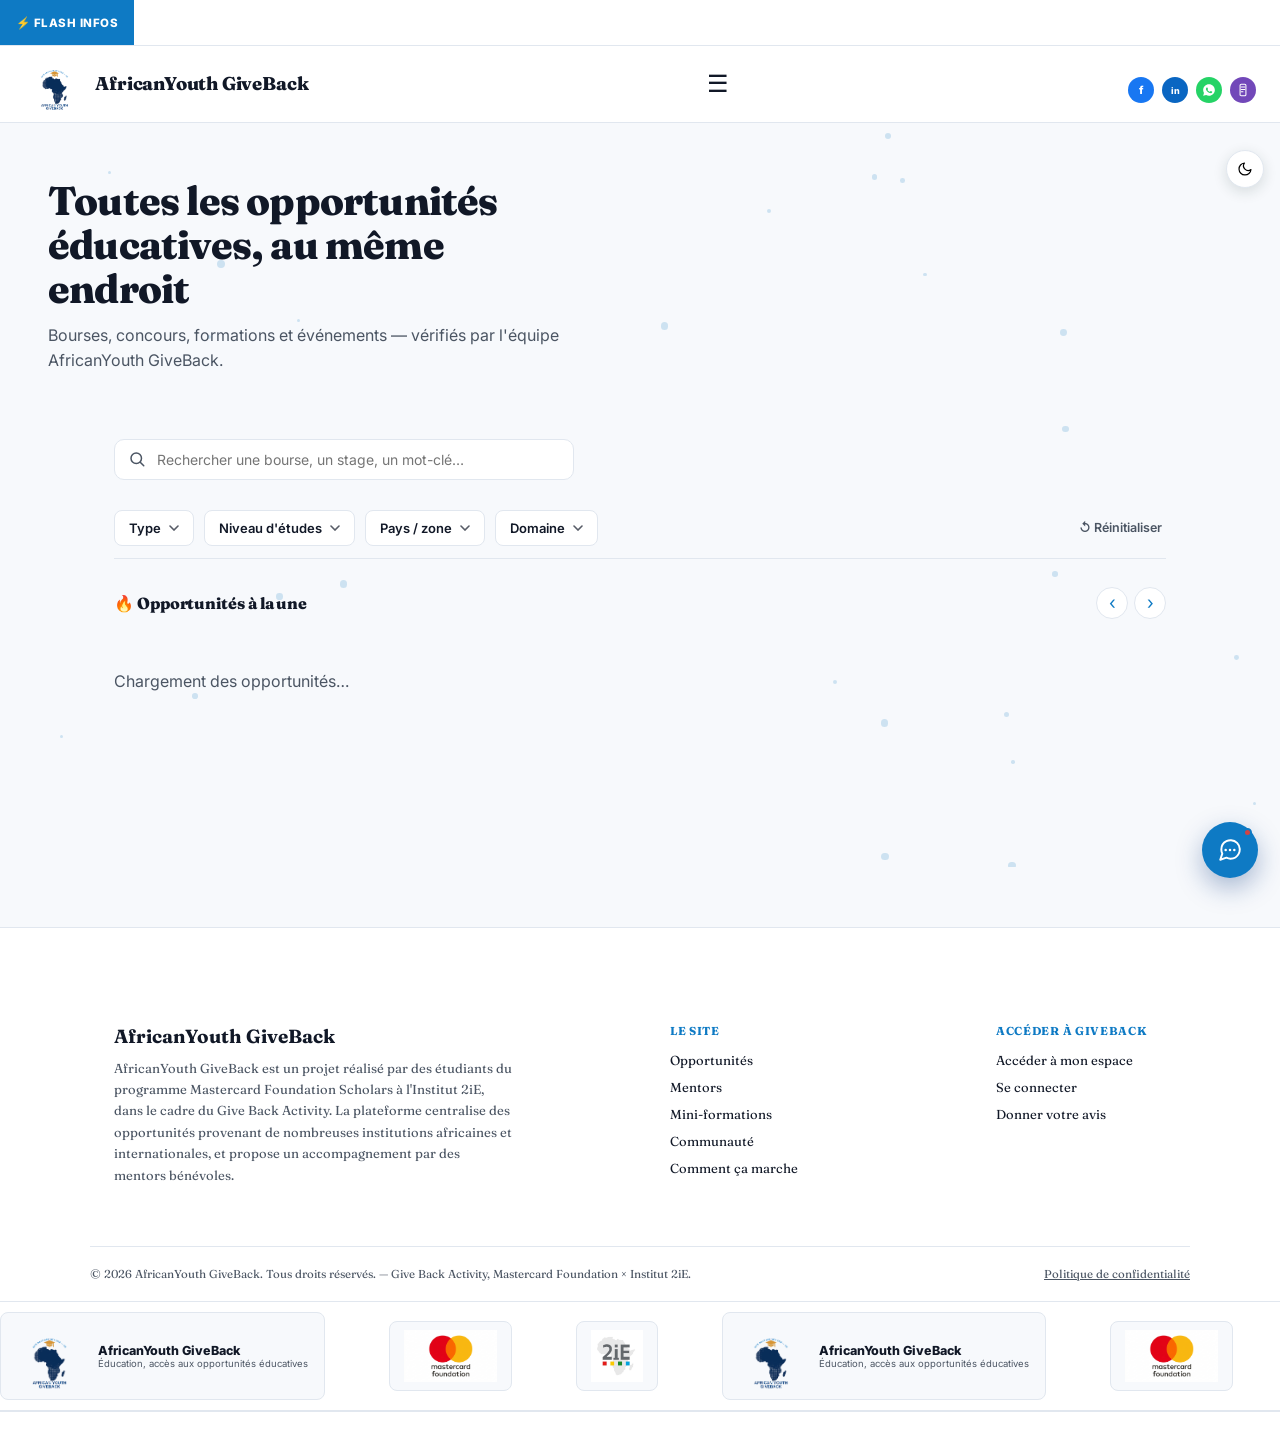
<file: frontend/index.html>
<!DOCTYPE html>
<html lang="fr">
<head>
<meta charset="UTF-8">
<meta name="viewport" content="width=device-width, initial-scale=1.0">
<title>AfricanYouth GiveBack — Opportunités éducatives</title>
<link rel="preconnect" href="https://fonts.googleapis.com">
<link rel="preconnect" href="https://fonts.gstatic.com" crossorigin>
<link href="https://fonts.googleapis.com/css2?family=Fraunces:opsz,wght@9..144,400;9..144,500;9..144,600;9..144,700;9..144,800&family=Inter:wght@400;500;600;700;800&display=swap" rel="stylesheet">
<link rel="stylesheet" href="style.css">
</head>
<body>

<div id="oppDetailOverlay" class="opp-detail-overlay" style="display:none;" onclick="if(event.target===this) closeOppDetail()">
  <div class="opp-detail-modal">
    <button class="opp-detail-close" onclick="closeOppDetail()" aria-label="Fermer">✕</button>
    <div id="oppDetailContent"></div>
  </div>
</div>

<div class="flash-infos">
  <span class="flash-infos-label">⚡ Flash infos</span>
  <div class="flash-infos-track">
    <span id="flashInfosText"><span id="flashAccompagnement"></span><span id="flashDeadline1" data-until="2026-08-31">📌 Deadline UEMOA, MAINSTREAM et Bourses Mastercard/2iE : 30-31 août 2026 — ne ratez pas la date&nbsp;&nbsp;&nbsp;•&nbsp;&nbsp;&nbsp; </span>🎓 <span id="flashOppCount">28+</span> opportunités vérifiées disponibles sur la plateforme&nbsp;&nbsp;&nbsp;•&nbsp;&nbsp;&nbsp; 🤝 <span id="flashMentorCount">9</span> mentors disponibles pour vous accompagner gratuitement&nbsp;&nbsp;&nbsp;•&nbsp;&nbsp;&nbsp; <img src="logo-mastercard-foundation.png" class="flash-infos-logo" alt="Mastercard Foundation">Un projet mené par des étudiants boursiers de la Mastercard Foundation à <img src="logo-2ie-officiel.png" class="flash-infos-logo" alt="Institut 2iE">l'Institut 2iE&nbsp;&nbsp;&nbsp;•&nbsp;&nbsp;&nbsp; 📱 Retrouvez-nous sur Facebook, LinkedIn et notre chaîne WhatsApp</span>
  </div>
</div>
<header class="topbar">
  <a class="brand" href="index.html">
    <img src="logo-badge-complet.png" alt="AfricanYouth GiveBack" class="brand-mark">
    <div class="brand-text">
      <div class="brand-word">AfricanYouth GiveBack</div>
      <div class="brand-tagline">Éducation, accès aux opportunités</div>
    </div>
  </a>
  <button class="theme-toggle-btn" id="themeToggleBtn" aria-label="Changer de thème">🌙</button>
  <button class="hamburger" aria-label="Menu">☰</button>
  <nav class="sans">
    <a href="index.html">Opportunités</a>
    <a href="tutoriel.html">Comment ça marche</a>
    <a href="espace.html">Mon espace</a>
    <a href="formations.html">Mini-formations</a>
    <a href="mentors.html">Mentors</a>
    <a href="communaute.html">Communauté</a>
    <a href="cv-builder.html">Mon CV</a>
    <a href="feedback.html">Votre avis</a>
    <a id="authLink" href="auth.html">Se connecter</a>
  </nav>
<script>
(function () {
  const page = (location.pathname.split("/").pop() || "index.html").replace(/\.html$/, "");
  document.querySelectorAll("nav.sans a[href]").forEach(a => {
    const hrefPage = a.getAttribute("href").replace(/\.html$/, "");
    if (hrefPage === page || (page === "" && hrefPage === "index")) a.classList.add("page-active");
  });
})();
</script>
  <div class="social-icons-header">
    <a href="https://www.facebook.com/profile.php?id=61593783893327" target="_blank" rel="noopener" class="social-icon social-fb" aria-label="Facebook" title="Facebook">f</a>
    <a href="https://www.linkedin.com/company/144639927" target="_blank" rel="noopener" class="social-icon social-li" aria-label="LinkedIn" title="LinkedIn">in</a>
    <a href="https://whatsapp.com/channel/0029Vb9Px9H2f3EELsdZdG2Y" target="_blank" rel="noopener" class="social-icon social-wa" aria-label="WhatsApp" title="Chaîne WhatsApp">
      <svg width="14" height="14" viewBox="0 0 24 24" fill="currentColor"><path d="M12 2C6.48 2 2 6.48 2 12c0 1.85.5 3.58 1.35 5.07L2 22l5.07-1.32C8.53 21.5 10.22 22 12 22c5.52 0 10-4.48 10-10S17.52 2 12 2zm5.2 14.2c-.22.62-1.28 1.18-1.77 1.24-.45.06-1.02.08-1.65-.1-.38-.11-.87-.28-1.5-.55-2.64-1.14-4.36-3.8-4.5-3.98-.13-.18-1.07-1.42-1.07-2.7s.68-1.92.92-2.18c.24-.26.53-.32.7-.32l.5.01c.16.01.38-.06.6.45.22.53.75 1.83.82 1.96.07.13.11.29.02.47-.09.18-.14.29-.27.45-.13.16-.28.35-.4.47-.13.13-.27.27-.12.53.16.26.7 1.15 1.5 1.86 1.03.92 1.9 1.2 2.16 1.34.26.13.42.11.57-.07.16-.18.66-.77.83-1.03.18-.26.35-.22.6-.13.24.09 1.53.72 1.79.85.26.13.44.2.5.31.06.11.06.65-.16 1.27z"/></svg>
    </a>
    <a href="https://forms.gle/SzUAyUZCgj9gqtSo7" target="_blank" rel="noopener" class="social-icon social-form" aria-label="Donner votre avis" title="Aidez-nous à améliorer la plateforme">
      <svg width="14" height="14" viewBox="0 0 24 24" fill="none"><path d="M9 2h6a2 2 0 012 2v16a2 2 0 01-2 2H9a2 2 0 01-2-2V4a2 2 0 012-2z" stroke="currentColor" stroke-width="1.8"/><path d="M9 7h6M9 11h6M9 15h3" stroke="currentColor" stroke-width="1.8" stroke-linecap="round"/></svg>
    </a>
  </div>

</header>

<section class="page-shell">
  <div class="shell-bg"></div>
  <div class="shell-particles" id="heroParticles"></div>

  <div class="hero-content" style="padding-top:56px; padding-bottom:8px;">
    <h1>Toutes les opportunités éducatives, au même endroit</h1>
    <p class="lead">Bourses, concours, formations et événements — vérifiés par l'équipe AfricanYouth GiveBack.</p>
  </div>

  <div class="wrap shell-inner">
    <div class="search-bar">
      <svg class="search-bar-icon" width="18" height="18" viewBox="0 0 24 24" fill="none"><circle cx="11" cy="11" r="7" stroke="currentColor" stroke-width="2"/><path d="M21 21l-4.35-4.35" stroke="currentColor" stroke-width="2" stroke-linecap="round"/></svg>
      <input type="text" id="searchInput" placeholder="Rechercher une bourse, un stage, un mot-clé…">
    </div>
    <div class="filters-bar">
      <div class="dropdown-filter" id="ddType">
        <button class="dropdown-btn" data-dd="ddType">
          <span id="ddTypeLabel">Type</span>
          <svg width="10" height="6" viewBox="0 0 10 6"><path d="M1 1l4 4 4-4" stroke="currentColor" stroke-width="1.6" fill="none" stroke-linecap="round"/></svg>
        </button>
        <div class="dropdown-menu" id="filters"></div>
      </div>
      <div class="dropdown-filter" id="ddNiveau">
        <button class="dropdown-btn" data-dd="ddNiveau">
          <span id="ddNiveauLabel">Niveau d'études</span>
          <svg width="10" height="6" viewBox="0 0 10 6"><path d="M1 1l4 4 4-4" stroke="currentColor" stroke-width="1.6" fill="none" stroke-linecap="round"/></svg>
        </button>
        <div class="dropdown-menu" id="filtersNiveau"></div>
      </div>
      <div class="dropdown-filter" id="ddPays">
        <button class="dropdown-btn" data-dd="ddPays">
          <span id="ddPaysLabel">Pays / zone</span>
          <svg width="10" height="6" viewBox="0 0 10 6"><path d="M1 1l4 4 4-4" stroke="currentColor" stroke-width="1.6" fill="none" stroke-linecap="round"/></svg>
        </button>
        <div class="dropdown-menu" id="filtersPays"></div>
      </div>
      <div class="dropdown-filter" id="ddDomaine">
        <button class="dropdown-btn" data-dd="ddDomaine">
          <span id="ddDomaineLabel">Domaine</span>
          <svg width="10" height="6" viewBox="0 0 10 6"><path d="M1 1l4 4 4-4" stroke="currentColor" stroke-width="1.6" fill="none" stroke-linecap="round"/></svg>
        </button>
        <div class="dropdown-menu" id="filtersDomaine"></div>
      </div>
      <button id="filtersReset" class="filters-reset-btn">↺ Réinitialiser</button>
    </div>

    <div class="carousel-section">
      <div class="carousel-header">
        <h3>🔥 Opportunités à la une</h3>
        <div class="carousel-controls">
          <button id="carouselPrev" aria-label="Précédent">‹</button>
          <button id="carouselNext" aria-label="Suivant">›</button>
        </div>
      </div>
      <div class="carousel-track-wrap" id="carouselWrap">
        <div class="carousel-track" id="carouselTrack"></div>
      </div>
    </div>

    <div id="grid" class="grid">
      <p class="sans" style="color:var(--ink-soft)">Chargement des opportunités…</p>

    </div>
  </div>
</section>

<script src="supabase-js.min.js"></script>
<script src="supabaseClient.js"></script>
<script>
(async function () {
  // Masque automatiquement toute deadline déjà passée dans le bandeau
  document.querySelectorAll("[data-until]").forEach(el => {
    const limite = new Date(el.getAttribute("data-until") + "T23:59:59");
    if (new Date() > limite) el.remove();
  });

  // Les 3 chiffres dynamiques sont chargés ensemble, puis affichés en une fois,
  // pour éviter que 2 scripts séparés ne s'écrasent l'un l'autre.
  const [opp, mentor, accompagnement] = await Promise.allSettled([
    db.from("opportunities").select("*", { count: "exact", head: true }),
    db.from("mentors").select("*", { count: "exact", head: true }),
    db.rpc("nombre_personnes_accompagnees"),
  ]);

  const elOpp = document.getElementById("flashOppCount");
  if (elOpp && opp.status === "fulfilled" && opp.value.count) {
    elOpp.textContent = opp.value.count + "+";
  }

  const elMentor = document.getElementById("flashMentorCount");
  if (elMentor && mentor.status === "fulfilled" && mentor.value.count) {
    elMentor.textContent = mentor.value.count;
  }

  const elAccompagnement = document.getElementById("flashAccompagnement");
  if (elAccompagnement && accompagnement.status === "fulfilled" && accompagnement.value.data > 0) {
    const nb = accompagnement.value.data;
    elAccompagnement.textContent = `🤝 ${nb} personne${nb > 1 ? "s" : ""} déjà réellement accompagnée${nb > 1 ? "s" : ""} par notre équipe\u00a0\u00a0\u00a0•\u00a0\u00a0\u00a0 `;
  }
})();
</script>
<script>
// Particules scintillantes réparties sur toute la hauteur du shell
(function () {
  const zone = document.getElementById("heroParticles");
  const n = 26;
  for (let i = 0; i < n; i++) {
    const dot = document.createElement("span");
    const size = 3 + Math.random() * 5;
    dot.style.width = size + "px";
    dot.style.height = size + "px";
    dot.style.left = Math.random() * 100 + "%";
    dot.style.top = Math.random() * 100 + "%";
    dot.style.animationDuration = (5 + Math.random() * 6) + "s";
    dot.style.animationDelay = (Math.random() * 6) + "s";
    zone.appendChild(dot);
  }
})();
</script>
<script>
async function init() {
  // Adapter le lien "Se connecter" si l'utilisateur est déjà connecté
  const { data: { session } } = await db.auth.getSession();
  if (session) {
    document.getElementById("authLink").textContent = "Mon compte";
    document.getElementById("authLink").href = "espace.html";
  }

  const today = new Date().toISOString().split("T")[0];
  const { data, error } = await db
    .from("opportunities")
    .select("*")
    .or(`deadline.is.null,deadline.gte.${today}`)
    .order("deadline", { ascending: true });

  const grid = document.getElementById("grid");
  grid.innerHTML = "";

  if (error) {
    grid.innerHTML = `<p class="sans" style="color:var(--danger)">Erreur de chargement : ${error.message}. Vérifie ta configuration Supabase dans supabaseClient.js.</p>`;
    return;
  }

  if (!data || data.length === 0) {
    grid.innerHTML = `<div class="empty">Aucune opportunité pour le moment. Ajoutes-en depuis Supabase (table "opportunities").</div>`;
    return;
  }

  // Construire la liste des types présents, pour les filtres
  const types = Array.from(new Set(data.map(o => o.type).filter(Boolean))).sort();
  const filtersDiv = document.getElementById("filters");
  const searchInput = document.getElementById("searchInput");
  let activeType = "Tous";
  let searchTerm = "";
  let activeNiveau = "Tous";
  let activePays = "Tous";
  let activeDomaine = "Tous";
  const filtersNiveauDiv = document.getElementById("filtersNiveau");
  const filtersPaysDiv = document.getElementById("filtersPays");
  const filtersDomaineDiv = document.getElementById("filtersDomaine");
  const niveaux = ["Licence", "Master", "Doctorat", "Tous niveaux"];

  searchInput.addEventListener("input", () => {
    searchTerm = searchInput.value.trim().toLowerCase();
    renderCards();
  });

  function renderFilters() {
    filtersDiv.innerHTML = "";
    filtersDiv.appendChild(makeOption(`Tous les types (${data.length})`, activeType === "Tous", () => {
      activeType = "Tous"; renderFilters(); renderCards(); updateDropdownLabels(); closeAllDropdowns();
    }));
    types.forEach(t => {
      const count = data.filter(o => o.type === t).length;
      filtersDiv.appendChild(makeOption(`${t} (${count})`, activeType === t, () => {
        activeType = t; renderFilters(); renderCards(); updateDropdownLabels(); closeAllDropdowns();
      }));
    });
  }

  function renderFiltersNiveau() {
    filtersNiveauDiv.innerHTML = "";
    filtersNiveauDiv.appendChild(makeOption("Tous niveaux d'études", activeNiveau === "Tous", () => {
      activeNiveau = "Tous"; renderFiltersNiveau(); renderCards(); updateDropdownLabels(); closeAllDropdowns();
    }));
    niveaux.forEach(n => {
      const count = data.filter(o => (o.niveau || []).includes(n)).length;
      if (count === 0) return;
      filtersNiveauDiv.appendChild(makeOption(`${n} (${count})`, activeNiveau === n, () => {
        activeNiveau = n; renderFiltersNiveau(); renderCards(); updateDropdownLabels(); closeAllDropdowns();
      }));
    });
  }

  function renderFiltersPays() {
    filtersPaysDiv.innerHTML = "";
    filtersPaysDiv.appendChild(makeOption("Tous pays", activePays === "Tous", () => {
      activePays = "Tous"; renderFiltersPays(); renderCards(); updateDropdownLabels(); closeAllDropdowns();
    }));
    // Liste générée automatiquement à partir des vraies valeurs en base —
    // dès qu'une nouvelle opportunité est ajoutée avec un pays_cible, elle
    // apparaît ici toute seule, aucune saisie manuelle nécessaire.
    const paysUniques = [...new Set(data.flatMap(o => o.pays_cible || []))].sort();
    paysUniques.forEach(p => {
      const count = data.filter(o => (o.pays_cible || []).includes(p)).length;
      filtersPaysDiv.appendChild(makeOption(`${p} (${count})`, activePays === p, () => {
        activePays = p; renderFiltersPays(); renderCards(); updateDropdownLabels(); closeAllDropdowns();
      }));
    });
  }

  function renderFiltersDomaine() {
    filtersDomaineDiv.innerHTML = "";
    filtersDomaineDiv.appendChild(makeOption("Tous domaines", activeDomaine === "Tous", () => {
      activeDomaine = "Tous"; renderFiltersDomaine(); renderCards(); updateDropdownLabels(); closeAllDropdowns();
    }));
    const domainesUniques = [...new Set(data.flatMap(o => o.domaine || []))].sort();
    domainesUniques.forEach(d => {
      const count = data.filter(o => (o.domaine || []).includes(d)).length;
      filtersDomaineDiv.appendChild(makeOption(`${d} (${count})`, activeDomaine === d, () => {
        activeDomaine = d; renderFiltersDomaine(); renderCards(); updateDropdownLabels(); closeAllDropdowns();
      }));
    });
  }

  function makeOption(label, isActive, onClick) {
    const btn = document.createElement("button");
    btn.type = "button";
    btn.className = "dropdown-option" + (isActive ? " active" : "");
    btn.textContent = label;
    btn.addEventListener("click", onClick);
    return btn;
  }

  function updateDropdownLabels() {
    const typeLabel = document.getElementById("ddTypeLabel");
    const niveauLabel = document.getElementById("ddNiveauLabel");
    const paysLabel = document.getElementById("ddPaysLabel");
    const domaineLabel = document.getElementById("ddDomaineLabel");
    typeLabel.textContent = activeType === "Tous" ? "Type" : activeType;
    niveauLabel.textContent = activeNiveau === "Tous" ? "Niveau d'études" : activeNiveau;
    paysLabel.textContent = activePays === "Tous" ? "Pays / zone" : activePays;
    domaineLabel.textContent = activeDomaine === "Tous" ? "Domaine" : activeDomaine;
    document.getElementById("ddType").classList.toggle("has-active", activeType !== "Tous");
    document.getElementById("ddNiveau").classList.toggle("has-active", activeNiveau !== "Tous");
    document.getElementById("ddPays").classList.toggle("has-active", activePays !== "Tous");
    document.getElementById("ddDomaine").classList.toggle("has-active", activeDomaine !== "Tous");
  }

  function closeAllDropdowns() {
    document.querySelectorAll(".dropdown-filter.open").forEach(el => el.classList.remove("open"));
  }

  document.querySelectorAll(".dropdown-btn").forEach(btn => {
    btn.addEventListener("click", (e) => {
      e.stopPropagation();
      const target = document.getElementById(btn.dataset.dd);
      const wasOpen = target.classList.contains("open");
      closeAllDropdowns();
      if (!wasOpen) target.classList.add("open");
    });
  });
  document.addEventListener("click", () => closeAllDropdowns());

  document.getElementById("filtersReset").addEventListener("click", () => {
    activeType = "Tous"; activeNiveau = "Tous"; activePays = "Tous"; activeDomaine = "Tous";
    renderFilters(); renderFiltersNiveau(); renderFiltersPays(); renderFiltersDomaine(); renderCards(); updateDropdownLabels();
  });

  function renderCards() {
    let filtered = activeType === "Tous" ? data : data.filter(o => o.type === activeType);
    if (activeNiveau !== "Tous") {
      filtered = filtered.filter(o => (o.niveau || []).some(n => n === activeNiveau || n === "Tous niveaux"));
    }
    if (activePays !== "Tous") {
      filtered = filtered.filter(o => (o.pays_cible || []).includes(activePays));
    }
    if (activeDomaine !== "Tous") {
      filtered = filtered.filter(o => (o.domaine || []).some(d => d === activeDomaine || d === "Tous domaines"));
    }
    if (searchTerm) {
      filtered = filtered.filter(o =>
        (o.title || "").toLowerCase().includes(searchTerm) ||
        (o.description || "").toLowerCase().includes(searchTerm) ||
        (o.type || "").toLowerCase().includes(searchTerm) ||
        (o.partenaire || "").toLowerCase().includes(searchTerm) ||
        (o.pays_cible || []).join(" ").toLowerCase().includes(searchTerm) ||
        (o.niveau || []).join(" ").toLowerCase().includes(searchTerm)
      );
    }
    grid.innerHTML = "";

    if (filtered.length === 0) {
      grid.innerHTML = `<div class="empty">Aucune opportunité ne correspond à ta recherche.</div>`;
      return;
    }

    filtered.forEach(opp => {
    const card = document.createElement("div");
    card.className = "card";
    card.style.setProperty("--card-accent", typeAccent(opp.type));
    card.style.cursor = "pointer";
    const deadline = opp.deadline ? new Date(opp.deadline).toLocaleDateString("fr-FR") : "Voir le site";
    const lienHtml = opp.lien
      ? `<a href="${opp.lien}" target="_blank" rel="noopener" class="btn-pill" onclick="event.stopPropagation()">Voir l'offre →</a>`
      : `<a href="espace.html" class="btn-pill" onclick="event.stopPropagation()">Voir →</a>`;
    card.addEventListener("click", () => openOppDetail(opp));
    card.innerHTML = `
      ${opp.photo_url ? `
        <div class="card-photo-wrap">
          <img src="${opp.photo_url}" alt="" class="card-cover-photo">
          <span class="card-photo-badge">📅 ${deadline}</span>
          ${meilleurPaysAvecDrapeau(opp.pays_cible) ? `<span class="card-flag-badge">${paysFlag(meilleurPaysAvecDrapeau(opp.pays_cible))}</span>` : ""}
        </div>` : (meilleurPaysAvecDrapeau(opp.pays_cible) ? `<span class="card-flag-badge card-flag-badge-noimg">${paysFlag(meilleurPaysAvecDrapeau(opp.pays_cible))}</span>` : "")}
      <div class="badge-row">
        <span class="badge badge-type">${opp.type || ""}</span>
        ${opp.financement ? `<span class="badge badge-financement">${opp.financement}</span>` : ""}
        ${(opp.niveau || []).length ? `<span class="badge badge-open" style="background:var(--forest); color:#fff;">🎓 ${opp.niveau.join(", ")}</span>` : `<span class="badge badge-open" style="background:#eee; color:#999;">🎓 Niveau non précisé</span>`}
        <span class="badge badge-open">✓ Ouvert</span>
      </div>
      ${opp.logo_url
        ? `<span style="display:flex; align-items:center; gap:12px; margin-bottom:2px;">
             <img src="${opp.logo_url}" alt="${opp.partenaire || ''}" style="height:38px; max-width:150px; object-fit:contain;">
             ${opp.logo_url_2 ? `<img src="${opp.logo_url_2}" alt="" style="height:34px; max-width:100px; object-fit:contain;">` : ""}
           </span>`
        : (opp.partenaire ? `<span class="sans" style="display:inline-block; font-size:10px; font-weight:700; letter-spacing:.03em; text-transform:uppercase; color:var(--gold); border:1px solid var(--gold); border-radius:5px; padding:2px 7px; margin-bottom:2px;">${opp.partenaire}</span>` : "")}
      <h3>${opp.title}</h3>
      <p>${opp.description || ""}</p>
      <p class="sans" style="font-size:11.5px; color:var(--ink-soft); margin:6px 0 0; display:flex; align-items:center; gap:4px;">
        📍 ${(opp.pays_cible || []).length ? opp.pays_cible.join(", ") : "Pays non précisé"}
      </p>
      <div class="card-foot" style="align-items:center;">
        <span>Clôture : ${deadline}</span>
        ${lienHtml}
      </div>
    `;
      grid.appendChild(card);
    });
  }

  renderFilters();
  renderFiltersNiveau();
  renderFiltersPays();
  renderFiltersDomaine();
  renderCards();
  updateDropdownLabels();
  initCarousel(data);
}

function initCarousel(data) {
  const track = document.getElementById("carouselTrack");
  if (!track) return;

  // Les bourses Mastercard Foundation × 2iE passent toujours en premier
  const isMastercard2ie = o => {
    const text = ((o.partenaire || "") + " " + (o.title || "")).toLowerCase();
    return text.includes("mastercard") && text.includes("2ie");
  };
  const prioritaires = data.filter(isMastercard2ie);
  const reste = data.filter(o => !isMastercard2ie(o) && o.deadline)
    .sort((a, b) => new Date(a.deadline) - new Date(b.deadline));

  const featured = [...prioritaires, ...reste].slice(0, 8);

  featured.forEach(opp => {
    const card = document.createElement("div");
    card.className = "card";
    card.style.setProperty("--card-accent", typeAccent(opp.type));
    card.style.cursor = "pointer";
    card.addEventListener("click", () => openOppDetail(opp));
    const deadline = opp.deadline ? new Date(opp.deadline).toLocaleDateString("fr-FR") : "Voir le site";
    const meilleurPays = meilleurPaysAvecDrapeau(opp.pays_cible);
    card.innerHTML = `
      ${opp.photo_url ? `
        <div class="card-photo-wrap">
          <img src="${opp.photo_url}" alt="" class="card-cover-photo">
          <span class="card-photo-badge">📅 ${deadline}</span>
          ${meilleurPays ? `<span class="card-flag-badge">${paysFlag(meilleurPays)}</span>` : ""}
        </div>` : (meilleurPays ? `<span class="card-flag-badge card-flag-badge-noimg">${paysFlag(meilleurPays)}</span>` : "")}
      <div class="badge-row"><span class="badge badge-type">${opp.type || ""}</span></div>
      <h3 style="font-size:14px; margin:2px 0;">${opp.title || ""}</h3>
      <p class="sans" style="font-size:11px; color:var(--ink-soft); margin:0;">Clôture : ${deadline}</p>
    `;
    track.appendChild(card);
  });

  const wrap = document.getElementById("carouselWrap");
  let autoScroll = setInterval(() => { wrap.scrollLeft += 1.2; }, 30);
  wrap.addEventListener("mouseenter", () => clearInterval(autoScroll));
  wrap.addEventListener("mouseleave", () => { autoScroll = setInterval(() => { wrap.scrollLeft += 1.2; }, 30); });

  document.getElementById("carouselNext").addEventListener("click", () => {
    wrap.scrollBy({ left: 280, behavior: "smooth" });
  });
  document.getElementById("carouselPrev").addEventListener("click", () => {
    wrap.scrollBy({ left: -280, behavior: "smooth" });
  });
}
function openOppDetail(opp) {
  const deadline = opp.deadline ? new Date(opp.deadline).toLocaleDateString("fr-FR") : "Voir le site officiel";
  const paysHtml = (opp.pays_cible || []).map(p => paysFlag(p) + " " + p).join(", ");
  const html = `
    ${opp.photo_url ? `<img src="${opp.photo_url}" alt="" style="width:100%; max-height:260px; object-fit:cover; border-radius:12px; margin-bottom:16px;">` : ""}
    <div class="badge-row" style="margin-bottom:10px;">
      <span class="badge badge-type">${opp.type || ""}</span>
      ${opp.financement ? `<span class="badge badge-financement">${opp.financement}</span>` : ""}
      ${(opp.niveau || []).length ? `<span class="badge badge-open" style="background:var(--forest); color:#fff;">🎓 ${opp.niveau.join(", ")}</span>` : ""}
      ${paysHtml ? `<span class="badge badge-open" style="background:var(--gold-soft); color:var(--forest-deep);">${paysHtml}</span>` : ""}
    </div>
    ${opp.partenaire ? `<p class="sans" style="font-size:11px; font-weight:700; text-transform:uppercase; letter-spacing:.03em; color:var(--gold); margin:0 0 6px;">${opp.partenaire}</p>` : ""}
    <h2 style="margin:0 0 12px;">${opp.title}</h2>
    <p style="font-size:14px; line-height:1.6; color:var(--ink); margin:0 0 20px;">${opp.description || "Aucune description disponible — consultez le site officiel pour tous les détails."}</p>
    <div style="background:var(--paper); border-radius:10px; padding:14px 16px; margin-bottom:20px;">
      <p class="sans" style="font-size:12.5px; color:var(--ink-soft); margin:0;">📅 <b>Clôture :</b> ${deadline}</p>
    </div>
    ${opp.lien
      ? `<a href="${opp.lien}" target="_blank" rel="noopener" class="btn-pill" style="width:100%; justify-content:center; padding:14px;">Aller sur le site officiel pour postuler →</a>`
      : `<a href="espace.html" class="btn-pill" style="width:100%; justify-content:center; padding:14px;">Voir dans Mon espace →</a>`}
    <p class="sans" style="font-size:10.5px; color:var(--ink-soft); text-align:center; margin:10px 0 0;">🔒 Lien vérifié par l'équipe AfricanYouth GiveBack</p>
  `;
  document.getElementById("oppDetailContent").innerHTML = html;
  document.getElementById("oppDetailOverlay").style.display = "flex";
  document.body.style.overflow = "hidden";
}

function closeOppDetail() {
  document.getElementById("oppDetailOverlay").style.display = "none";
  document.body.style.overflow = "";
}

function typeIcon(type) {
  const t = (type || "").toLowerCase();
  if (t.includes("bourse")) return "🎓";
  if (t.includes("stage") || t.includes("emploi")) return "💼";
  if (t.includes("concours")) return "🏆";
  if (t.includes("formation")) return "📚";
  return "🎓";
}

function meilleurPaysAvecDrapeau(paysListe) {
  if (!paysListe || !paysListe.length) return null;
  const regionsGeneriques = ["afrique subsaharienne francophone", "afrique"];
  const paysPrecis = paysListe.filter(p => !regionsGeneriques.includes((p || "").toLowerCase()));
  // Un seul pays précis dans la liste = c'est le vrai pays d'accueil, on l'affiche.
  // Plusieurs pays précis (ex: les 8 pays de l'UEMOA, au choix du boursier) =
  // aucun ne représente "le" pays d'accueil, mieux vaut ne pas en afficher un au hasard.
  if (paysPrecis.length === 1) return paysPrecis[0];
  return null;
}

function paysFlag(pays) {
  const p = (pays || "").toLowerCase();
  const map = {
    "burkina faso": "bf", "bénin": "bj", "benin": "bj", "côte d'ivoire": "ci",
    "cote d'ivoire": "ci", "sénégal": "sn", "senegal": "sn", "mali": "ml",
    "niger": "ne", "togo": "tg", "guinée-bissau": "gw", "guinee-bissau": "gw",
    "ghana": "gh", "nigeria": "ng", "cameroun": "cm", "maroc": "ma",
    "tunisie": "tn", "rwanda": "rw", "canada": "ca", "france": "fr",
    "royaume-uni": "gb", "états-unis": "us", "etats-unis": "us", "qatar": "qa", "éthiopie": "et", "ethiopie": "et", "afrique du sud": "za",
    "allemagne": "de",
  };
  for (const key in map) {
    if (p.includes(key)) {
      return `<img src="https://flagcdn.com/w40/${map[key]}.png" alt="${pays}" class="flag-img">`;
    }
  }
  return `<span class="flag-globe">🌍</span>`;
}

function typeAccent(type) {
  const map = {
    "Bourse": "#E2762B",
    "Stage": "#1F4B3F",
    "Concours": "#2B6CA3",
    "Emploi": "#B85C4A",
    "Formation": "#6B9B6E",
  };
  return map[type] || "#1F4B3F";
}
init();
</script>
<button class="assistant-fab" id="assistantFab" aria-label="Ouvrir l'assistant">
  <svg width="26" height="26" viewBox="0 0 24 24" fill="none" xmlns="http://www.w3.org/2000/svg">
    <path d="M21 11.5a8.38 8.38 0 01-.9 3.8 8.5 8.5 0 01-7.6 4.7 8.38 8.38 0 01-3.8-.9L3 21l1.9-5.7a8.38 8.38 0 01-.9-3.8 8.5 8.5 0 014.7-7.6 8.38 8.38 0 013.8-.9h.5a8.48 8.48 0 018 8v.5z"
      stroke="currentColor" stroke-width="1.8" stroke-linecap="round" stroke-linejoin="round"/>
    <circle cx="8" cy="12" r="1.15" fill="currentColor"/>
    <circle cx="12" cy="12" r="1.15" fill="currentColor"/>
    <circle cx="16" cy="12" r="1.15" fill="currentColor"/>
  </svg>
  <span class="fab-notif-dot"></span>
</button>
<div class="assistant-panel" id="assistantPanel">
  <div class="assistant-header">
    <span>🌱 Assistant Giveback</span>
    <button id="assistantClose">✕</button>
  </div>
  <div class="assistant-body" id="assistantBody">
    <div class="assistant-msg bot">Bonjour Je peux répondre aux questions courantes et aussi consulter les vraies données de la plateforme (bourses disponibles, mentors, tes candidatures). Choisis une question ou écris la tienne.</div>
  </div>
  <div class="assistant-suggestions" id="assistantSuggestions"></div>
  <div class="assistant-input-row">
    <input type="text" id="assistantInput" placeholder="Pose ta question…">
    <button id="assistantSend">Envoyer</button>
  </div>
</div>

<script>
(function () {
  const FAQ = [
    {
      q: "Bonjour !",
      k: ["salut", "bonjour", "bonsoir", "hello", "coucou", "cc"],
      a: "Bonjour Comment puis-je t'aider ? Tu peux me demander \"quelles bourses sont disponibles\", \"quel mentor pour m'aider\", ou n'importe quelle question sur la plateforme."
    },
    {
      q: "Comment créer un compte ?",
      k: ["compte", "inscription", "inscrire", "créer un compte", "s'inscrire"],
      a: "Clique sur \"Se connecter\" en haut à droite, puis sur l'onglet \"Créer un compte\". Remplis le formulaire, tu recevras un email de confirmation à valider avant de pouvoir te connecter."
    },
    {
      q: "Comment contacter un mentor ?",
      k: ["mentor", "contacter", "whatsapp", "accompagn", "aide"],
      a: "Va sur la page \"Mentors\", choisis celui qui correspond à ton besoin, puis clique sur \"Demander ce mentor\" ou directement sur les liens Email/WhatsApp affichés sur sa carte."
    },
    {
      q: "Le site est-il gratuit ?",
      k: ["gratuit", "payant", "prix", "coût", "argent"],
      a: "Oui, la plateforme est entièrement gratuite. Elle centralise des opportunités réelles (bourses, stages, formations) et un accompagnement par des mentors bénévoles."
    },
    {
      q: "Comment suivre ma candidature ?",
      k: ["suivre", "candidature", "suivi", "statut"],
      a: "Sur une opportunité, clique sur \"Ajouter à mon suivi\" : elle apparaît alors dans \"Mon espace\". Attention, ça ne remplace pas la vraie candidature — tu dois aussi postuler sur le site officiel via le bouton \"Voir l'offre officielle\"."
    },
    {
      q: "J'ai oublié mon mot de passe",
      k: ["mot de passe", "oublié", "password", "reset"],
      a: "La réinitialisation automatique n'est pas encore disponible. En attendant, contacte Kabre Olivier (coordinateur) via la page \"Mentors\" pour te débloquer."
    },
    {
      q: "Comment publier dans la communauté ?",
      k: ["publier", "communauté", "poster", "message", "partager"],
      a: "Va sur la page \"Communauté\", connecte-toi si besoin, écris ton message dans la zone de texte en haut et clique sur \"Publier\". Les autres peuvent réagir et commenter."
    },
    {
      q: "Puis-je modifier mon profil plus tard ?",
      k: ["modifier", "profil", "mettre à jour", "changer"],
      a: "Oui ! Sur \"Mon espace\", clique sur \"Mon compte\" puis \"Modifier mon profil\" — tu peux mettre à jour ton prénom, ta photo, ta situation, ta localisation à tout moment."
    },
    {
      q: "C'est quoi AfricanYouth GiveBack ?",
      k: ["qui", "quoi", "plateforme", "but", "objectif", "giveback"],
      a: "AfricanYouth GiveBack est une plateforme créée par des étudiants du programme de bourses Mastercard Foundation à 2iE, pour centraliser les opportunités éducatives et accompagner les jeunes vulnérables dans leurs candidatures."
    }
  ];

  const LIVE_INTENTS = [
    {
      k: ["quelles bourses", "bourses disponibles", "montre moi les bourses", "liste des bourses", "quelles opportunités", "bourse dispo", "quel bourse", "quelle bourse", "des bourses", "voir les bourses", "bourses actuelles"],
      handler: async () => {
        const { data } = await db.from("opportunities").select("title, type, deadline").order("deadline", { ascending: true }).limit(5);
        if (!data || data.length === 0) return "Je n'ai trouvé aucune opportunité active en ce moment.";
        const lines = data.map(o => `• ${o.title} (${o.type}${o.deadline ? ", clôture le " + new Date(o.deadline).toLocaleDateString("fr-FR") : ""})`);
        return "Voici les prochaines opportunités à clôturer :\n" + lines.join("\n") + "\n\nVoir toutes les opportunités sur la page \"Opportunités\".";
      }
    },
    {
      k: ["quel mentor", "qui contacter", "mentor pour", "recommand", "besoin d'un mentor"],
      handler: async () => {
        const { data } = await db.from("mentors").select("nom, expertise").limit(5);
        if (!data || data.length === 0) return "Aucun mentor n'est encore enregistré.";
        const lines = data.map(m => `• ${m.nom} (${(m.expertise || []).join(", ") || "généraliste"})`);
        return "Voici des mentors disponibles :\n" + lines.join("\n") + "\n\nVa sur la page \"Mentors\" pour les contacter directement.";
      }
    },
    {
      k: ["mes candidatures", "où en est ma candidature", "mon suivi", "j'ai postulé"],
      handler: async () => {
        const { data: { session } } = await db.auth.getSession();
        if (!session) return "Connecte-toi d'abord pour que je puisse voir tes candidatures.";
        const { data } = await db.from("applications").select("status, opportunities(title)").eq("user_id", session.user.id);
        if (!data || data.length === 0) return "Tu n'as encore aucune candidature en suivi. Ajoute-en une depuis la page \"Opportunités\".";
        const lines = data.map(a => `• ${a.opportunities?.title || "Opportunité"} — ${a.status}`);
        return "Voici tes candidatures suivies :\n" + lines.join("\n");
      }
    },
    {
      k: ["combien de bourses", "nombre d'opportunités", "combien d'opportunités"],
      handler: async () => {
        const { count } = await db.from("opportunities").select("*", { count: "exact", head: true });
        return `Il y a actuellement ${count || 0} opportunités vérifiées sur la plateforme (bourses, stages, emplois, formations).`;
      }
    },
  ];

  async function findAnswer(text) {
    const q = text.toLowerCase();

    for (const intent of LIVE_INTENTS) {
      if (intent.k.some(k => q.includes(k))) {
        try {
          return await intent.handler();
        } catch (e) {
          return "Je n'ai pas réussi à récupérer cette information pour le moment. Réessaie dans un instant.";
        }
      }
    }

    let best = null, bestScore = 0;
    FAQ.forEach(item => {
      let score = 0;
      item.k.forEach(k => { if (q.includes(k)) score++; });
      if (score > bestScore) { bestScore = score; best = item; }
    });
    if (bestScore > 0) return best.a;

    try {
      const motsVides = new Set(["le","la","les","un","une","des","de","du","et","ou","est","sont","que","qui","quoi","pour","dans","sur","avec","sans","ce","cette","ces","parle","moi","dis","sais","connais","information","info","bourse","opportunité"]);
      const motsRecherche = q.normalize("NFD").replace(/[\u0300-\u036f]/g, "")
        .replace(/[^a-z0-9\s]/g, " ").split(/\s+/)
        .filter(m => m.length > 2 && !motsVides.has(m));

      if (motsRecherche.length > 0) {
        const { data: opps } = await db.from("opportunities")
          .select("title, description, deadline, lien, pays_cible, type, partenaire");
        if (opps && opps.length) {
          const correspondances = opps.map(o => {
            const texteOpp = (o.title + " " + (o.pays_cible || []).join(" ") + " " + (o.partenaire || "")).toLowerCase().normalize("NFD").replace(/[\u0300-\u036f]/g, "");
            const score = motsRecherche.filter(m => texteOpp.includes(m)).length;
            return { o, score };
          }).filter(x => x.score > 0).sort((a, b) => b.score - a.score);

          if (correspondances.length > 0) {
            const opp = correspondances[0].o;
            const deadline = opp.deadline ? new Date(opp.deadline).toLocaleDateString("fr-FR") : "à vérifier sur le site officiel";
            let reponse = `${opp.title}\n\n${opp.description || ""}\n\n📅 Clôture : ${deadline}`;
            if (opp.lien) reponse += `\n\n🔗 Pour postuler : ${opp.lien}`;
            return reponse;
          }
        }
      }
    } catch (e) { /* si la recherche échoue, on continue vers le PDF/message par défaut */ }

    const BACKEND_URL = "https://giveback-chat-backend.onrender.com";
    const LIENS_PAR_SOURCE = {
      "BOURSE BGIS GIVEBACK.docx": "https://www.2ie-edu.org/2ie-mastercard/",
      "OFFRE-DE-BOURSES-DETUDES-POUR-BACHELOR-CENTRALE1_Giveback-.pdf": "https://www.2ie-edu.org/offre-de-20-bourses-detudes-pour-bachelor-centrale-2ie-african-bachelor-of-engineering-pour-la-rentree-2026-2027-a-linstitut-2ie-ouagadougou-burkina-faso-septembre-202/",
      "OFFRE-DE-BOURSES-DETUDES-POUR-LE-BACHELOR-EN-GESTION-DES-INFRASTRUCTURES-ET-SERVICES1.pdf": "https://www.2ie-edu.org/2ie-mastercard/",
    };
    const LIENS_PAR_MOT_CLE = [
      { mots: ["bgis", "gestion des infrastructures"], lien: "https://www.2ie-edu.org/2ie-mastercard/" },
      { mots: ["centrale"], lien: "https://www.2ie-edu.org/offre-de-20-bourses-detudes-pour-bachelor-centrale-2ie-african-bachelor-of-engineering-pour-la-rentree-2026-2027-a-linstitut-2ie-ouagadougou-burkina-faso-septembre-202/" },
      { mots: ["eree", "énergies renouvelables", "efficacité énergétique"], lien: "https://www.2ie-edu.org/20301-2/" },
      { mots: ["emih", "installations hydrauliques"], lien: "https://www.2ie-edu.org/offre-de-20-bourses-detudes-de-bachelor-technologique-en-exploitation-et-maintenance-des-installations-hydrauliques-bt-emih-pour-la-rentree-2026-2027-a-2ie-ouagadougou-burkina-faso-septem/" },
      { mots: ["anc", "assainissement non collectif", "mastère spécialisé"], lien: "https://www.2ie-edu.org/2ie-mastercard/" },
    ];
    const questionEnvoyee = (text.split(/\s+/).length <= 6 && lastUserQuestion)
      ? `Contexte : la question précédente portait sur "${lastUserQuestion}". Nouvelle question : ${text}`
      : text;

    try {
      const res = await fetch(BACKEND_URL + "/rag/ask", {
        method: "POST",
        headers: { "Content-Type": "application/json" },
        body: JSON.stringify({ question: questionEnvoyee }),
      });
      const data = await res.json();
      if (data.success && data.answer) {
        let reponse = data.answer;
        let lien = (data.sources || []).map(s => LIENS_PAR_SOURCE[s]).find(Boolean);
        const texteComplet = (lastUserQuestion + " " + text).toLowerCase();
        if (!lien) {
          const correspondance = LIENS_PAR_MOT_CLE.find(entry => entry.mots.some(m => texteComplet.includes(m)));
          if (correspondance) lien = correspondance.lien;
        }
        if (lien) reponse += `\n\n🔗 Pour postuler : ${lien}`;
        return reponse;
      }
    } catch (e) {
      // Le serveur peut être endormi (plan gratuit) ou indisponible — on retombe sur le message par défaut
    }

    return "Je n'ai pas de réponse toute prête pour ça. Essaie de reformuler (ex: \"quelles bourses sont disponibles ?\", \"quel mentor pour...\"), ou contacte un mentor via la page \"Mentors\" pour une aide personnalisée.";
  }

  const fab = document.getElementById("assistantFab");
  const panel = document.getElementById("assistantPanel");
  const body = document.getElementById("assistantBody");
  const input = document.getElementById("assistantInput");
  const sendBtn = document.getElementById("assistantSend");
  const closeBtn = document.getElementById("assistantClose");
  const suggestions = document.getElementById("assistantSuggestions");

  const suggestedQuestions = [
    "Quelles bourses sont disponibles ?",
    "Quel mentor pour m'aider ?",
    "Où en sont mes candidatures ?",
  ];
  suggestedQuestions.forEach(q => {
    const btn = document.createElement("button");
    btn.textContent = q;
    btn.addEventListener("click", () => ask(q));
    suggestions.appendChild(btn);
  });

  function formatMessage(text) {
    let propre = text
      .replace(/\*\*(.*?)\*\*/g, "$1")
      .replace(/\*(.*?)\*/g, "$1")
      .replace(/^[-•]\s+/gm, "• ")
      .replace(/#{1,6}\s?/g, "");

    const escape = (s) => s.replace(/&/g, "&amp;").replace(/</g, "&lt;").replace(/>/g, "&gt;");
    const parts = propre.split(/(https?:\/\/[^\s]+)/g);
    return parts.map(p =>
      /^https?:\/\//.test(p)
        ? `<a href="${escape(p)}" target="_blank" rel="noopener">${escape(p)}</a>`
        : escape(p)
    ).join("");
  }

  function addMsg(text, who) {
    const div = document.createElement("div");
    div.className = "assistant-msg " + who;
    div.innerHTML = formatMessage(text);
    body.appendChild(div);
    body.scrollTop = body.scrollHeight;
  }

  let lastUserQuestion = "";

  async function ask(text) {
    if (!text.trim()) return;
    addMsg(text, "user");
    input.value = "";
    addMsg("…", "bot");
    const thinking = body.lastChild;
    const answer = await findAnswer(text);
    lastUserQuestion = text;
    thinking.innerHTML = formatMessage(answer);
    body.scrollTop = body.scrollHeight;
  }

  fab.addEventListener("click", () => panel.classList.toggle("open"));
  closeBtn.addEventListener("click", () => panel.classList.remove("open"));
  sendBtn.addEventListener("click", () => ask(input.value));
  input.addEventListener("keydown", (e) => { if (e.key === "Enter") ask(input.value); });
})();
</script>

<script>
document.querySelectorAll(".hamburger").forEach(btn => {
  btn.addEventListener("click", () => {
    const nav = btn.closest("header").querySelector("nav.sans");
    if (nav) nav.classList.toggle("open");
  });
});
</script>
<footer class="site-footer">
  <div class="wrap footer-top">
    <div class="footer-brand-col">
      <div class="footer-brand-name">AfricanYouth GiveBack</div>
      <p class="footer-brand-tagline">AfricanYouth GiveBack est un projet réalisé par des étudiants du programme Mastercard Foundation Scholars à l'Institut 2iE, dans le cadre du Give Back Activity. La plateforme centralise des opportunités provenant de nombreuses institutions africaines et internationales, et propose un accompagnement par des mentors bénévoles.</p>
    </div>
    <div class="footer-nav-col">
      <h4>Le site</h4>
      <a href="index.html">Opportunités</a>
      <a href="mentors.html">Mentors</a>
      <a href="formations.html">Mini-formations</a>
      <a href="communaute.html">Communauté</a>
      <a href="tutoriel.html">Comment ça marche</a>
    </div>
    <div class="footer-nav-col">
      <h4>Accéder à Giveback</h4>
      <a href="espace.html">Accéder à mon espace</a>
      <a href="auth.html">Se connecter</a>
      <a href="feedback.html">Donner votre avis</a>
    </div>
  </div>
  <div class="wrap footer-bottom-row">
    <span>© 2026 AfricanYouth GiveBack. Tous droits réservés. — Give Back Activity, Mastercard Foundation × Institut 2iE.</span>
    <a href="confidentialite.html">Politique de confidentialité</a>
  </div>
  <div class="partner-logos-marquee">
    <div class="partner-logos-track">
      <a href="index.html" class="own-brand-item">
        <img src="logo-badge-complet.png" alt="AfricanYouth GiveBack">
        <div class="own-brand-text">
          <span class="own-brand-name">AfricanYouth GiveBack</span>
          <span class="own-brand-tagline">Éducation, accès aux opportunités éducatives</span>
        </div>
      </a>
      <a href="https://mastercardfdn.org" target="_blank" rel="noopener"><img src="logo-mastercard-foundation.png" alt="Mastercard Foundation"></a>
      <a href="https://www.2ie-edu.org" target="_blank" rel="noopener"><img src="logo-2ie-officiel.png" alt="Institut 2iE"></a>
      <a href="index.html" class="own-brand-item">
        <img src="logo-badge-complet.png" alt="AfricanYouth GiveBack">
        <div class="own-brand-text">
          <span class="own-brand-name">AfricanYouth GiveBack</span>
          <span class="own-brand-tagline">Éducation, accès aux opportunités éducatives</span>
        </div>
      </a>
      <a href="https://mastercardfdn.org" target="_blank" rel="noopener"><img src="logo-mastercard-foundation.png" alt="Mastercard Foundation"></a>
      <a href="https://www.2ie-edu.org" target="_blank" rel="noopener"><img src="logo-2ie-officiel.png" alt="Institut 2iE"></a>
      <a href="index.html" class="own-brand-item">
        <img src="logo-badge-complet.png" alt="AfricanYouth GiveBack">
        <div class="own-brand-text">
          <span class="own-brand-name">AfricanYouth GiveBack</span>
          <span class="own-brand-tagline">Éducation, accès aux opportunités éducatives</span>
        </div>
      </a>
      <a href="https://mastercardfdn.org" target="_blank" rel="noopener"><img src="logo-mastercard-foundation.png" alt="Mastercard Foundation"></a>
      <a href="https://www.2ie-edu.org" target="_blank" rel="noopener"><img src="logo-2ie-officiel.png" alt="Institut 2iE"></a>
    </div>
  </div>
  <div class="footer-marquee">
    <span class="footer-marquee-track">Cette plateforme est développée par des étudiants boursiers de la Fondation Mastercard en formation à l'Institut International d'Ingénierie de l'Eau et de l'Environnement (2iE) — elle ne constitue pas un service officiel de l'Institut 2iE ni de la Fondation Mastercard.</span>
  </div>
</footer>


<script>
(function () {
  const root = document.documentElement;
  const saved = sessionStorage.getItem("giveback-theme") || "light";
  root.setAttribute("data-theme", saved);

  const MOON_SVG = '<svg width="16" height="16" viewBox="0 0 24 24" fill="none" xmlns="http://www.w3.org/2000/svg"><path d="M21 12.79A9 9 0 1111.21 3 7 7 0 0021 12.79z" stroke="currentColor" stroke-width="1.8" stroke-linecap="round" stroke-linejoin="round"/></svg>';
  const SUN_SVG = '<svg width="16" height="16" viewBox="0 0 24 24" fill="none" xmlns="http://www.w3.org/2000/svg"><circle cx="12" cy="12" r="4.5" stroke="currentColor" stroke-width="1.8"/><path d="M12 2v2.5M12 19.5V22M4.2 4.2l1.8 1.8M18 18l1.8 1.8M2 12h2.5M19.5 12H22M4.2 19.8L6 18M18 6l1.8-1.8" stroke="currentColor" stroke-width="1.8" stroke-linecap="round"/></svg>';

  document.addEventListener("DOMContentLoaded", () => {
    const btn = document.getElementById("themeToggleBtn");
    if (!btn) return;

    function updateIcon() {
      const current = root.getAttribute("data-theme") || "light";
      // L'icône affichée représente le thème vers lequel on bascule en cliquant
      btn.innerHTML = current === "light" ? MOON_SVG : SUN_SVG;
      btn.setAttribute("aria-label", current === "light" ? "Passer au thème sombre" : "Passer au thème clair");
    }
    updateIcon();

    btn.addEventListener("click", () => {
      const current = root.getAttribute("data-theme") || "light";
      const next = current === "light" ? "dark" : "light";
      root.setAttribute("data-theme", next);
      sessionStorage.setItem("giveback-theme", next);
      updateIcon();
    });
  });
})();
</script>

</body>
</html>
</file>
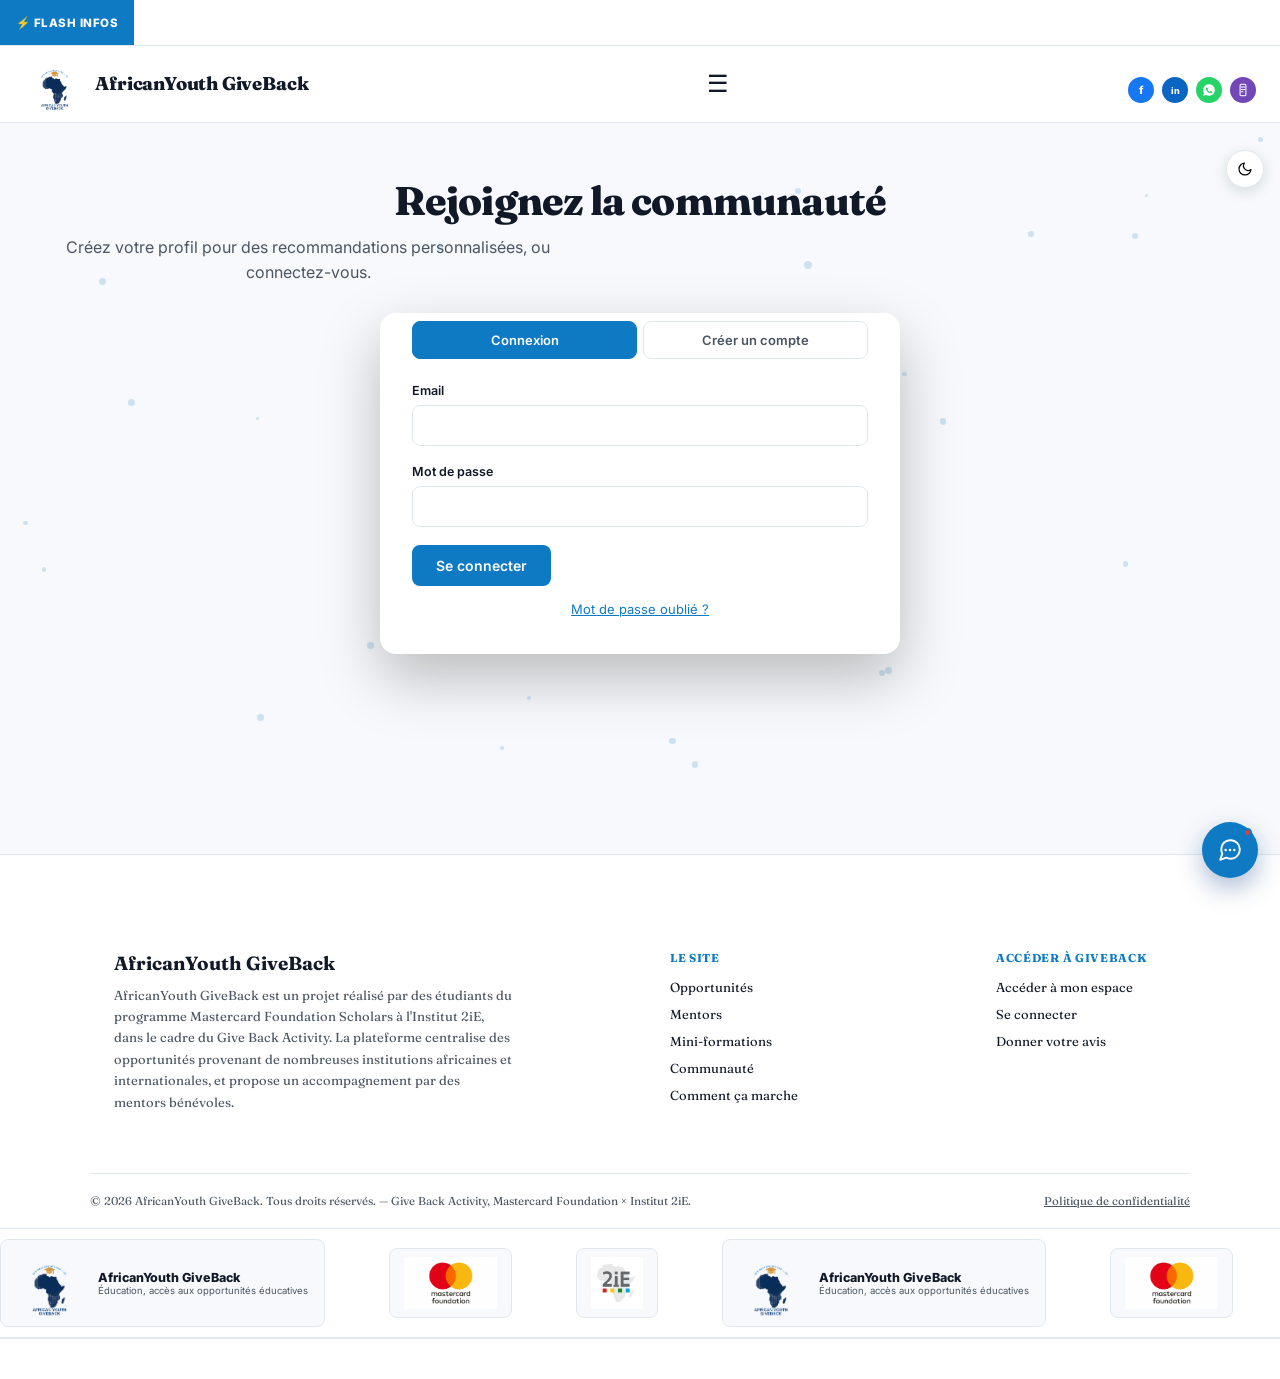
<file: frontend/accompagnement.html>
<!DOCTYPE html>
<html lang="fr">
<head>
<meta charset="UTF-8">
<meta name="viewport" content="width=device-width, initial-scale=1.0">
<title>AfricanYouth GiveBack — Déclarer un accompagnement</title>
<link rel="preconnect" href="https://fonts.googleapis.com">
<link rel="preconnect" href="https://fonts.gstatic.com" crossorigin>
<link href="https://fonts.googleapis.com/css2?family=Fraunces:opsz,wght@9..144,400;9..144,500;9..144,600;9..144,700;9..144,800&family=Inter:wght@400;500;600;700;800&display=swap" rel="stylesheet">
<link rel="stylesheet" href="style.css">
<style>
  .acc-wrap{ max-width:560px; margin:0 auto; padding:36px 20px 60px; }
  .acc-intro{ background:var(--paper-raised); border:1.5px solid var(--gold-soft); border-radius:14px; padding:18px 20px; margin:0 0 26px; font-family:Inter,sans-serif; font-size:13px; line-height:1.6; color:var(--ink); }
  .acc-list{ margin-top:36px; }
  .acc-item{ background:var(--paper-raised); border-radius:10px; padding:12px 16px; margin-bottom:10px; font-family:Inter,sans-serif; font-size:12.5px; }
  .acc-item b{ color:var(--forest); }
  .acc-item .meta{ color:var(--ink-soft); font-size:11px; margin-top:4px; }
</style>
</head>
<body>

<div class="flash-infos">
  <span class="flash-infos-label">⚡ Flash infos</span>
  <div class="flash-infos-track">
    <span id="flashInfosText"><span id="flashAccompagnement"></span><span id="flashDeadline1" data-until="2026-08-31">📌 Deadline UEMOA, MAINSTREAM et Bourses Mastercard/2iE : 30-31 août 2026 — ne ratez pas la date&nbsp;&nbsp;&nbsp;•&nbsp;&nbsp;&nbsp; </span>🎓 <span id="flashOppCount">28+</span> opportunités vérifiées disponibles sur la plateforme&nbsp;&nbsp;&nbsp;•&nbsp;&nbsp;&nbsp; 🤝 <span id="flashMentorCount">9</span> mentors disponibles pour vous accompagner gratuitement&nbsp;&nbsp;&nbsp;•&nbsp;&nbsp;&nbsp; <img src="logo-mastercard-foundation.png" class="flash-infos-logo" alt="Mastercard Foundation">Un projet mené par des étudiants boursiers de la Mastercard Foundation à <img src="logo-2ie-officiel.png" class="flash-infos-logo" alt="Institut 2iE">l'Institut 2iE&nbsp;&nbsp;&nbsp;•&nbsp;&nbsp;&nbsp; 📱 Retrouvez-nous sur Facebook, LinkedIn et notre chaîne WhatsApp</span>
  </div>
</div>
<header class="topbar">
  <a class="brand" href="index.html">
    <img src="logo-badge-complet.png" alt="AfricanYouth GiveBack" class="brand-mark">
    <div class="brand-text">
      <div class="brand-word">AfricanYouth GiveBack</div>
      <div class="brand-tagline">Éducation, accès aux opportunités</div>
    </div>
  </a>
  <nav class="sans">
    <a href="espace.html">← Retour à mon espace</a>
    <a href="entretien.html">Déclarer un entretien terrain</a>
  </nav>
<script>
(function () {
  const page = (location.pathname.split("/").pop() || "index.html").replace(/\.html$/, "");
  document.querySelectorAll("nav.sans a[href]").forEach(a => {
    const hrefPage = a.getAttribute("href").replace(/\.html$/, "");
    if (hrefPage === page || (page === "" && hrefPage === "index")) a.classList.add("page-active");
  });
})();
</script>
  <div class="social-icons-header">
    <a href="https://www.facebook.com/profile.php?id=61593783893327" target="_blank" rel="noopener" class="social-icon social-fb" aria-label="Facebook" title="Facebook">f</a>
    <a href="https://www.linkedin.com/company/144639927" target="_blank" rel="noopener" class="social-icon social-li" aria-label="LinkedIn" title="LinkedIn">in</a>
    <a href="https://whatsapp.com/channel/0029Vb9Px9H2f3EELsdZdG2Y" target="_blank" rel="noopener" class="social-icon social-wa" aria-label="WhatsApp" title="Chaîne WhatsApp">
      <svg width="14" height="14" viewBox="0 0 24 24" fill="currentColor"><path d="M12 2C6.48 2 2 6.48 2 12c0 1.85.5 3.58 1.35 5.07L2 22l5.07-1.32C8.53 21.5 10.22 22 12 22c5.52 0 10-4.48 10-10S17.52 2 12 2zm5.2 14.2c-.22.62-1.28 1.18-1.77 1.24-.45.06-1.02.08-1.65-.1-.38-.11-.87-.28-1.5-.55-2.64-1.14-4.36-3.8-4.5-3.98-.13-.18-1.07-1.42-1.07-2.7s.68-1.92.92-2.18c.24-.26.53-.32.7-.32l.5.01c.16.01.38-.06.6.45.22.53.75 1.83.82 1.96.07.13.11.29.02.47-.09.18-.14.29-.27.45-.13.16-.28.35-.4.47-.13.13-.27.27-.12.53.16.26.7 1.15 1.5 1.86 1.03.92 1.9 1.2 2.16 1.34.26.13.42.11.57-.07.16-.18.66-.77.83-1.03.18-.26.35-.22.6-.13.24.09 1.53.72 1.79.85.26.13.44.2.5.31.06.11.06.65-.16 1.27z"/></svg>
    </a>
    <a href="https://forms.gle/SzUAyUZCgj9gqtSo7" target="_blank" rel="noopener" class="social-icon social-form" aria-label="Donner votre avis" title="Aidez-nous à améliorer la plateforme">
      <svg width="14" height="14" viewBox="0 0 24 24" fill="none"><path d="M9 2h6a2 2 0 012 2v16a2 2 0 01-2 2H9a2 2 0 01-2-2V4a2 2 0 012-2z" stroke="currentColor" stroke-width="1.8"/><path d="M9 7h6M9 11h6M9 15h3" stroke="currentColor" stroke-width="1.8" stroke-linecap="round"/></svg>
    </a>
  </div>

</header>

<section class="page-shell">
  <div class="acc-wrap">
    <h1 style="font-size:22px; margin:0 0 6px;">Déclarer un accompagnement</h1>
    <p class="lead" style="margin:0 0 18px;">Réservé aux membres de l'équipe et mentors — pour tracer les vrais accompagnements réalisés.</p>

    <div class="acc-intro">
      💡 Utilisez un <b>code anonyme</b> pour la personne aidée (jamais son vrai nom). Ajoutez une preuve si possible (capture d'écran de l'échange, confirmation) — elle reste privée, seule la coordination y a accès.
    </div>

    <form id="accForm" class="post-form">
      <div class="field">
        <label>Code de la personne aidée</label>
        <input type="text" id="beneficiaireCode" placeholder="Ex : B01, ou une initiale" required>
      </div>
      <div class="field">
        <label>Identité réelle <span class="opt-tag">privé, jamais affiché publiquement</span></label>
        <input type="text" id="identiteReelle" placeholder="Nom complet + contact — pour preuve interne uniquement">
        <p class="privacy-note">Sert uniquement à prouver, en interne, que ce n'est pas inventé si le jury demande à vérifier. Jamais visible sur le site, jamais publié dans le rapport — seul le code apparaît publiquement.</p>
      </div>
      <div class="field">
        <label>Type d'accompagnement</label>
        <select id="accType" required style="width:100%; padding:10px; border-radius:8px; border:1px solid var(--line); font-family:Inter,sans-serif;">
          <option value="">— Choisir —</option>
          <option value="cv">CV relu / amélioré</option>
          <option value="lettre">Lettre de motivation corrigée</option>
          <option value="eligibilite">Éligibilité vérifiée</option>
          <option value="candidature">Aide à la candidature</option>
          <option value="mentorat">Séance de mentorat réalisée</option>
        </select>
      </div>
      <div class="field">
        <label>Détails (quoi, quand, pour quelle opportunité si applicable)</label>
        <textarea id="accNotes" rows="3" placeholder="Ex : Relecture de CV le 18/08, pour la bourse UEMOA"></textarea>
      </div>
      <div class="field">
        <label>Preuve (capture d'écran, optionnel mais recommandé)</label>
        <input type="file" id="accProof" accept="image/png, image/jpeg, image/webp, application/pdf">
        <span id="proofStatus" style="font-family:Inter,sans-serif; font-size:11.5px; color:var(--ink-soft); display:block; margin-top:6px;"></span>
      </div>
      <button class="btn" type="submit" style="width:100%; margin-top:8px;">Enregistrer cet accompagnement</button>
      <div class="msg" id="accMsg"></div>
    </form>

    <div class="acc-list" id="myAccList"></div>
  </div>
</section>

<script src="supabase-js.min.js"></script>
<script src="supabaseClient.js"></script>
<script>
(async function () {
  // Masque automatiquement toute deadline déjà passée dans le bandeau
  document.querySelectorAll("[data-until]").forEach(el => {
    const limite = new Date(el.getAttribute("data-until") + "T23:59:59");
    if (new Date() > limite) el.remove();
  });
  try {
    const elOpp = document.getElementById("flashOppCount");
    if (elOpp) {
      const { count } = await db.from("opportunities").select("*", { count: "exact", head: true });
      if (count) elOpp.textContent = count + "+";
    }
  } catch (e) { /* silencieux, le texte par défaut reste affiché */ }
  try {
    const elMentor = document.getElementById("flashMentorCount");
    if (elMentor) {
      const { count } = await db.from("mentors").select("*", { count: "exact", head: true });
      if (count) elMentor.textContent = count;
    }
  } catch (e) { /* silencieux */ }
})();
</script>
<script>
let currentUser = null;

async function init() {
  const { data: { session } } = await db.auth.getSession();
  if (!session) {
    window.location.href = "auth.html";
    return;
  }
  currentUser = session.user;
  loadMyDeclarations();
}

function showMsg(el, text, ok) {
  el.textContent = text;
  el.className = "msg " + (ok ? "ok" : "error");
}

document.getElementById("accForm").addEventListener("submit", async (e) => {
  e.preventDefault();
  const msg = document.getElementById("accMsg");
  const proofStatus = document.getElementById("proofStatus");
  const submitBtn = e.target.querySelector('button[type="submit"]');

  const code = document.getElementById("beneficiaireCode").value.trim();
  const identiteReelle = document.getElementById("identiteReelle").value.trim();
  const type = document.getElementById("accType").value;
  const notes = document.getElementById("accNotes").value.trim();
  const file = document.getElementById("accProof").files[0];

  submitBtn.disabled = true;
  submitBtn.textContent = "Enregistrement...";

  let preuveFichier = null;

  if (file) {
    if (file.size > 8 * 1024 * 1024) {
      showMsg(msg, "Fichier trop lourd (max 8 Mo).", false);
      submitBtn.disabled = false;
      submitBtn.textContent = "Enregistrer cet accompagnement";
      return;
    }
    proofStatus.textContent = "Envoi de la preuve...";
    const ext = file.name.split(".").pop();
    const filePath = `${currentUser.id}/${Date.now()}.${ext}`;
    const { error: uploadError } = await db.storage.from("preuves-accompagnement").upload(filePath, file);
    if (uploadError) {
      showMsg(msg, "Erreur upload preuve : " + uploadError.message, false);
      submitBtn.disabled = false;
      submitBtn.textContent = "Enregistrer cet accompagnement";
      return;
    }
    preuveFichier = filePath;
    proofStatus.textContent = "✓ Preuve envoyée";
  }

  const { data: profile } = await db.from("profiles").select("prenom, nom").eq("id", currentUser.id).maybeSingle();
  const membreLabel = [profile?.prenom, profile?.nom].filter(Boolean).join(" ") || currentUser.email;

  const { error: insertError } = await db.from("accompagnements").insert({
    beneficiaire_code: code,
    identite_reelle: identiteReelle || null,
    type,
    mentor_ou_membre: membreLabel,
    notes,
    preuve_fichier: preuveFichier,
  });

  submitBtn.disabled = false;
  submitBtn.textContent = "Enregistrer cet accompagnement";

  if (insertError) {
    showMsg(msg, "Erreur : " + insertError.message, false);
    return;
  }

  showMsg(msg, "✓ Accompagnement enregistré, merci !", true);
  document.getElementById("accForm").reset();
  proofStatus.textContent = "";
  loadMyDeclarations();
});

async function loadMyDeclarations() {
  const { data: profile } = await db.from("profiles").select("prenom, nom").eq("id", currentUser.id).maybeSingle();
  const membreLabel = [profile?.prenom, profile?.nom].filter(Boolean).join(" ") || currentUser.email;

  const { data } = await db.from("accompagnements")
    .select("*")
    .eq("mentor_ou_membre", membreLabel)
    .order("created_at", { ascending: false })
    .limit(10);

  const zone = document.getElementById("myAccList");
  if (!data || data.length === 0) {
    zone.innerHTML = "";
    return;
  }

  const typeLabels = { cv: "CV relu", lettre: "Lettre corrigée", eligibilite: "Éligibilité vérifiée", candidature: "Aide candidature", mentorat: "Mentorat" };

  zone.innerHTML = `<h3 style="font-size:15px; margin:0 0 10px;">Vos dernières déclarations</h3>` +
    data.map(a => `
      <div class="acc-item">
        <b>${a.beneficiaire_code}</b> — ${typeLabels[a.type] || a.type}
        ${a.preuve_fichier ? " 📎" : ""}
        <div class="meta">${new Date(a.created_at).toLocaleDateString("fr-FR")} ${a.notes ? "— " + a.notes : ""}</div>
      </div>
    `).join("");
}

init();
</script>

<script>
(function () {
  const root = document.documentElement;
  const saved = sessionStorage.getItem("giveback-theme") || "light";
  root.setAttribute("data-theme", saved);

  const MOON_SVG = '<svg width="16" height="16" viewBox="0 0 24 24" fill="none" xmlns="http://www.w3.org/2000/svg"><path d="M21 12.79A9 9 0 1111.21 3 7 7 0 0021 12.79z" stroke="currentColor" stroke-width="1.8" stroke-linecap="round" stroke-linejoin="round"/></svg>';
  const SUN_SVG = '<svg width="16" height="16" viewBox="0 0 24 24" fill="none" xmlns="http://www.w3.org/2000/svg"><circle cx="12" cy="12" r="4.5" stroke="currentColor" stroke-width="1.8"/><path d="M12 2v2.5M12 19.5V22M4.2 4.2l1.8 1.8M18 18l1.8 1.8M2 12h2.5M19.5 12H22M4.2 19.8L6 18M18 6l1.8-1.8" stroke="currentColor" stroke-width="1.8" stroke-linecap="round"/></svg>';

  document.addEventListener("DOMContentLoaded", () => {
    const btn = document.getElementById("themeToggleBtn");
    if (!btn) return;

    function updateIcon() {
      const current = root.getAttribute("data-theme") || "light";
      // L'icône affichée représente le thème vers lequel on bascule en cliquant
      btn.innerHTML = current === "light" ? MOON_SVG : SUN_SVG;
      btn.setAttribute("aria-label", current === "light" ? "Passer au thème sombre" : "Passer au thème clair");
    }
    updateIcon();

    btn.addEventListener("click", () => {
      const current = root.getAttribute("data-theme") || "light";
      const next = current === "light" ? "dark" : "light";
      root.setAttribute("data-theme", next);
      sessionStorage.setItem("giveback-theme", next);
      updateIcon();
    });
  });
})();
</script>

<footer class="site-footer">
  <div class="wrap footer-top">
    <div class="footer-brand-col">
      <div class="footer-brand-name">AfricanYouth GiveBack</div>
      <p class="footer-brand-tagline">AfricanYouth GiveBack est un projet réalisé par des étudiants du programme Mastercard Foundation Scholars à l'Institut 2iE, dans le cadre du Give Back Activity. La plateforme centralise des opportunités provenant de nombreuses institutions africaines et internationales, et propose un accompagnement par des mentors bénévoles.</p>
    </div>
    <div class="footer-nav-col">
      <h4>Le site</h4>
      <a href="index.html">Opportunités</a>
      <a href="mentors.html">Mentors</a>
      <a href="formations.html">Mini-formations</a>
      <a href="communaute.html">Communauté</a>
      <a href="tutoriel.html">Comment ça marche</a>
    </div>
    <div class="footer-nav-col">
      <h4>Accéder à Giveback</h4>
      <a href="espace.html">Accéder à mon espace</a>
      <a href="auth.html">Se connecter</a>
      <a href="feedback.html">Donner votre avis</a>
    </div>
  </div>
  <div class="wrap footer-bottom-row">
    <span>© 2026 AfricanYouth GiveBack. Tous droits réservés. — Give Back Activity, Mastercard Foundation × Institut 2iE.</span>
    <a href="confidentialite.html">Politique de confidentialité</a>
  </div>
  <div class="partner-logos-marquee">
    <div class="partner-logos-track">
      <a href="index.html" class="own-brand-item">
        <img src="logo-badge-complet.png" alt="AfricanYouth GiveBack">
        <div class="own-brand-text">
          <span class="own-brand-name">AfricanYouth GiveBack</span>
          <span class="own-brand-tagline">Éducation, accès aux opportunités éducatives</span>
        </div>
      </a>
      <a href="https://mastercardfdn.org" target="_blank" rel="noopener"><img src="logo-mastercard-foundation.png" alt="Mastercard Foundation"></a>
      <a href="https://www.2ie-edu.org" target="_blank" rel="noopener"><img src="logo-2ie-officiel.png" alt="Institut 2iE"></a>
      <a href="index.html" class="own-brand-item">
        <img src="logo-badge-complet.png" alt="AfricanYouth GiveBack">
        <div class="own-brand-text">
          <span class="own-brand-name">AfricanYouth GiveBack</span>
          <span class="own-brand-tagline">Éducation, accès aux opportunités éducatives</span>
        </div>
      </a>
      <a href="https://mastercardfdn.org" target="_blank" rel="noopener"><img src="logo-mastercard-foundation.png" alt="Mastercard Foundation"></a>
      <a href="https://www.2ie-edu.org" target="_blank" rel="noopener"><img src="logo-2ie-officiel.png" alt="Institut 2iE"></a>
      <a href="index.html" class="own-brand-item">
        <img src="logo-badge-complet.png" alt="AfricanYouth GiveBack">
        <div class="own-brand-text">
          <span class="own-brand-name">AfricanYouth GiveBack</span>
          <span class="own-brand-tagline">Éducation, accès aux opportunités éducatives</span>
        </div>
      </a>
      <a href="https://mastercardfdn.org" target="_blank" rel="noopener"><img src="logo-mastercard-foundation.png" alt="Mastercard Foundation"></a>
      <a href="https://www.2ie-edu.org" target="_blank" rel="noopener"><img src="logo-2ie-officiel.png" alt="Institut 2iE"></a>
    </div>
  </div>
  <div class="footer-marquee">
    <span class="footer-marquee-track">Cette plateforme est développée par des étudiants boursiers de la Fondation Mastercard en formation à l'Institut International d'Ingénierie de l'Eau et de l'Environnement (2iE) — elle ne constitue pas un service officiel de l'Institut 2iE ni de la Fondation Mastercard.</span>
  </div>
</footer>

</body>
</html>
</file>
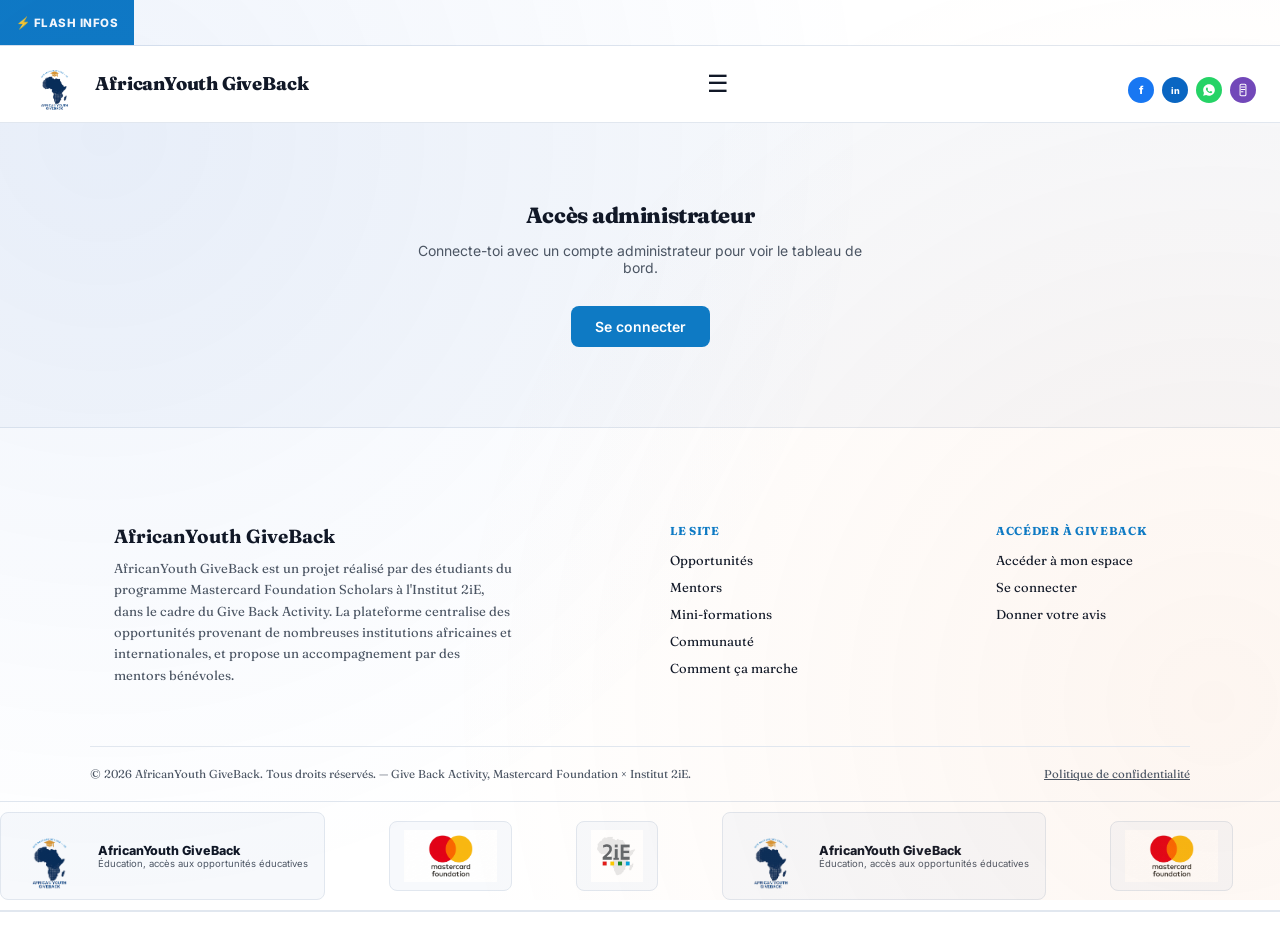
<file: frontend/admin.html>
<!DOCTYPE html>
<html lang="fr">
<head>
<meta charset="UTF-8">
<meta name="viewport" content="width=device-width, initial-scale=1.0">
<title>AfricanYouth GiveBack — Administration</title>
<link rel="preconnect" href="https://fonts.googleapis.com">
<link rel="preconnect" href="https://fonts.gstatic.com" crossorigin>
<link href="https://fonts.googleapis.com/css2?family=Fraunces:opsz,wght@9..144,400;9..144,500;9..144,600;9..144,700;9..144,800&family=Inter:wght@400;500;600;700;800&display=swap" rel="stylesheet">
<link rel="stylesheet" href="style.css">
<style>
  .admin-wrap{ max-width:1100px; margin:0 auto; padding:40px 24px 100px; }
  .stat-grid{ display:grid; grid-template-columns:repeat(auto-fit, minmax(180px,1fr)); gap:16px; margin:24px 0 40px; }
  .stat-card{ background:var(--forest); color:var(--on-dark); border-radius:12px; padding:20px; }
  .stat-num{ font-size:32px; font-weight:700; font-family:Inter,sans-serif; line-height:1; margin-bottom:6px; }
  .stat-label{ font-family:Inter,sans-serif; font-size:12px; color:#C7D3CE; }
  .section-title{ font-size:19px; font-weight:500; margin:36px 0 14px; }
  table{ width:100%; border-collapse:collapse; background:var(--paper-raised); border-radius:10px; overflow:hidden; }
  th{ background:var(--forest-deep); color:var(--on-dark); font-family:Inter,sans-serif; font-size:11px; text-transform:uppercase; letter-spacing:.04em; text-align:left; padding:10px 14px; }
  td{ padding:10px 14px; border-top:1px solid var(--line); font-family:Inter,sans-serif; font-size:13px; }
  tr:hover td{ background:var(--paper); }
  .status-pill{ font-family:Inter,sans-serif; font-size:10.5px; padding:3px 9px; border-radius:999px; background:var(--gold-soft); color:var(--forest-deep); font-weight:600; }
  .locked{ max-width:480px; margin:80px auto; text-align:center; }
  .locked h1{ font-size:22px; }
  .locked p{ font-family:Inter,sans-serif; color:var(--ink-soft); font-size:14px; }
  .empty-row td{ text-align:center; color:var(--ink-soft); font-style:italic; }
  .mentor-photos-grid{ display:grid; grid-template-columns:repeat(auto-fill, minmax(160px,1fr)); gap:16px; margin-bottom:40px; }
  .mentor-photo-card{ background:var(--paper-raised); border-radius:12px; padding:16px; text-align:center; }
  .mentor-photo-card img, .mentor-photo-card .avatar-placeholder{
    width:72px; height:72px; border-radius:50%; object-fit:cover; margin:0 auto 10px; display:block;
    background:var(--forest); color:#fff; display:flex; align-items:center; justify-content:center; font-family:Inter,sans-serif; font-weight:700;
  }
  .mentor-photo-card img{ display:block; }
  .mentor-photo-card h4{ font-size:13px; margin:0 0 10px; font-weight:600; }
  .mentor-photo-card label{
    display:inline-block; cursor:pointer; background:var(--forest); color:#fff; font-family:Inter,sans-serif;
    font-size:11px; font-weight:600; padding:7px 12px; border-radius:8px;
  }
  .mentor-photo-card .status{ display:block; margin-top:6px; font-family:Inter,sans-serif; font-size:10.5px; color:var(--ink-soft); }
</style>
</head>
<body>

<div class="ambient-layer"><div class="wash"></div><div id="ambientParticles"></div></div>
<div class="flash-infos">
  <span class="flash-infos-label">⚡ Flash infos</span>
  <div class="flash-infos-track">
    <span id="flashInfosText"><span id="flashAccompagnement"></span><span id="flashDeadline1" data-until="2026-08-31">📌 Deadline UEMOA, MAINSTREAM et Bourses Mastercard/2iE : 30-31 août 2026 — ne ratez pas la date&nbsp;&nbsp;&nbsp;•&nbsp;&nbsp;&nbsp; </span>🎓 <span id="flashOppCount">28+</span> opportunités vérifiées disponibles sur la plateforme&nbsp;&nbsp;&nbsp;•&nbsp;&nbsp;&nbsp; 🤝 <span id="flashMentorCount">9</span> mentors disponibles pour vous accompagner gratuitement&nbsp;&nbsp;&nbsp;•&nbsp;&nbsp;&nbsp; <img src="logo-mastercard-foundation.png" class="flash-infos-logo" alt="Mastercard Foundation">Un projet mené par des étudiants boursiers de la Mastercard Foundation à <img src="logo-2ie-officiel.png" class="flash-infos-logo" alt="Institut 2iE">l'Institut 2iE&nbsp;&nbsp;&nbsp;•&nbsp;&nbsp;&nbsp; 📱 Retrouvez-nous sur Facebook, LinkedIn et notre chaîne WhatsApp</span>
  </div>
</div>
<header class="topbar">
  <a class="brand" href="index.html">
    <img src="logo-badge-complet.png" alt="AfricanYouth GiveBack" class="brand-mark">
    <div class="brand-text">
      <div class="brand-word">AfricanYouth GiveBack</div>
      <div class="brand-tagline">Éducation, accès aux opportunités</div>
    </div>
  </a>
  <button class="hamburger" aria-label="Menu">☰</button>
  <nav class="sans">
    <a href="index.html">Opportunités</a>
    <a href="tutoriel.html">Comment ça marche</a>
    <a href="espace.html">Mon espace</a>
  </nav>
<script>
(function () {
  const page = (location.pathname.split("/").pop() || "index.html").replace(/\.html$/, "");
  document.querySelectorAll("nav.sans a[href]").forEach(a => {
    const hrefPage = a.getAttribute("href").replace(/\.html$/, "");
    if (hrefPage === page || (page === "" && hrefPage === "index")) a.classList.add("page-active");
  });
})();
</script>
  <div class="social-icons-header">
    <a href="https://www.facebook.com/profile.php?id=61593783893327" target="_blank" rel="noopener" class="social-icon social-fb" aria-label="Facebook" title="Facebook">f</a>
    <a href="https://www.linkedin.com/company/144639927" target="_blank" rel="noopener" class="social-icon social-li" aria-label="LinkedIn" title="LinkedIn">in</a>
    <a href="https://whatsapp.com/channel/0029Vb9Px9H2f3EELsdZdG2Y" target="_blank" rel="noopener" class="social-icon social-wa" aria-label="WhatsApp" title="Chaîne WhatsApp">
      <svg width="14" height="14" viewBox="0 0 24 24" fill="currentColor"><path d="M12 2C6.48 2 2 6.48 2 12c0 1.85.5 3.58 1.35 5.07L2 22l5.07-1.32C8.53 21.5 10.22 22 12 22c5.52 0 10-4.48 10-10S17.52 2 12 2zm5.2 14.2c-.22.62-1.28 1.18-1.77 1.24-.45.06-1.02.08-1.65-.1-.38-.11-.87-.28-1.5-.55-2.64-1.14-4.36-3.8-4.5-3.98-.13-.18-1.07-1.42-1.07-2.7s.68-1.92.92-2.18c.24-.26.53-.32.7-.32l.5.01c.16.01.38-.06.6.45.22.53.75 1.83.82 1.96.07.13.11.29.02.47-.09.18-.14.29-.27.45-.13.16-.28.35-.4.47-.13.13-.27.27-.12.53.16.26.7 1.15 1.5 1.86 1.03.92 1.9 1.2 2.16 1.34.26.13.42.11.57-.07.16-.18.66-.77.83-1.03.18-.26.35-.22.6-.13.24.09 1.53.72 1.79.85.26.13.44.2.5.31.06.11.06.65-.16 1.27z"/></svg>
    </a>
    <a href="https://forms.gle/SzUAyUZCgj9gqtSo7" target="_blank" rel="noopener" class="social-icon social-form" aria-label="Donner votre avis" title="Aidez-nous à améliorer la plateforme">
      <svg width="14" height="14" viewBox="0 0 24 24" fill="none"><path d="M9 2h6a2 2 0 012 2v16a2 2 0 01-2 2H9a2 2 0 01-2-2V4a2 2 0 012-2z" stroke="currentColor" stroke-width="1.8"/><path d="M9 7h6M9 11h6M9 15h3" stroke="currentColor" stroke-width="1.8" stroke-linecap="round"/></svg>
    </a>
  </div>

</header>

<div id="content">
  <div class="admin-wrap">
    <p class="sans" style="color:var(--ink-soft)">Vérification des droits d'accès…</p>
  </div>
</div>

<script src="supabase-js.min.js"></script>
<script src="supabaseClient.js"></script>
<script>
(async function () {
  // Masque automatiquement toute deadline déjà passée dans le bandeau
  document.querySelectorAll("[data-until]").forEach(el => {
    const limite = new Date(el.getAttribute("data-until") + "T23:59:59");
    if (new Date() > limite) el.remove();
  });
  try {
    const elOpp = document.getElementById("flashOppCount");
    if (elOpp) {
      const { count } = await db.from("opportunities").select("*", { count: "exact", head: true });
      if (count) elOpp.textContent = count + "+";
    }
  } catch (e) { /* silencieux, le texte par défaut reste affiché */ }
  try {
    const elMentor = document.getElementById("flashMentorCount");
    if (elMentor) {
      const { count } = await db.from("mentors").select("*", { count: "exact", head: true });
      if (count) elMentor.textContent = count;
    }
  } catch (e) { /* silencieux */ }
})();
</script>
<script>
async function init() {
  const content = document.getElementById("content");
  const { data: { session } } = await db.auth.getSession();

  if (!session) {
    content.innerHTML = `
      <div class="locked">
        <h1>Accès administrateur</h1>
        <p>Connecte-toi avec un compte administrateur pour voir le tableau de bord.</p>
        <a class="btn" href="auth.html" style="display:inline-block; margin-top:16px; text-decoration:none;">Se connecter</a>
      </div>`;
    return;
  }

  const { data: adminRow } = await db.from("admins").select("user_id").eq("user_id", session.user.id).maybeSingle();
  if (!adminRow) {
    content.innerHTML = `
      <div class="locked">
        <h1>Accès réservé</h1>
        <p>Ce compte n'a pas les droits administrateur. Si tu penses que c'est une erreur, vérifie la table "admins" dans Supabase.</p>
      </div>`;
    return;
  }

  // Compteurs
  const [profiles, opportunitiesTypes, applications, mentors, mentorRequests, posts,
         modeleCentrale, modeleEmih, cvGeneres, lettresGenerees, accompagnementsData, entretiensCount] = await Promise.all([
    db.from("profiles").select("*", { count: "exact", head: true }),
    db.from("opportunities").select("type"),
    db.from("applications").select("*", { count: "exact", head: true }),
    db.from("mentors").select("*", { count: "exact", head: true }),
    db.from("mentor_requests").select("*", { count: "exact", head: true }),
    db.from("posts").select("*", { count: "exact", head: true }),
    db.from("outils_usage").select("*", { count: "exact", head: true }).eq("type", "modele_centrale_2ie"),
    db.from("outils_usage").select("*", { count: "exact", head: true }).eq("type", "modele_emih_eree_bgis"),
    db.from("outils_usage").select("*", { count: "exact", head: true }).eq("type", "cv_genere"),
    db.from("outils_usage").select("*", { count: "exact", head: true }).eq("type", "lettre_generee"),
    db.from("accompagnements").select("beneficiaire_code"),
    db.from("entretiens").select("*", { count: "exact", head: true }),
  ]);

  // Nombre de personnes DIFFÉRENTES réellement accompagnées (déclarations vérifiées par l'équipe)
  const personnesAccompagnees = new Set((accompagnementsData.data || []).map(a => a.beneficiaire_code).filter(Boolean)).size;

  // Répartition des opportunités par type (Bourse, Stage, Emploi, Concours, Formation...)
  const typesListe = (opportunitiesTypes.data || []).map(o => o.type || "Non précisé");
  const totalOpportunites = typesListe.length;
  const repartitionTypes = {};
  typesListe.forEach(t => { repartitionTypes[t] = (repartitionTypes[t] || 0) + 1; });
  const typesHtml = Object.entries(repartitionTypes)
    .sort((a, b) => b[1] - a[1])
    .map(([type, nb]) => `<div class="stat-card"><div class="stat-num">${nb}</div><div class="stat-label">${type}</div></div>`)
    .join("");

  content.innerHTML = `
    <div class="admin-wrap">
      <h1 style="font-size:26px; font-weight:500; margin:0 0 4px;">Tableau de bord</h1>
      <p class="sans" style="color:var(--ink-soft); margin:0 0 10px; font-size:13.5px;">Vue d'ensemble de l'activité sur la plateforme.</p>

      <div class="stat-grid">
        <div class="stat-card"><div class="stat-num">${profiles.count ?? 0}</div><div class="stat-label">Inscrits</div></div>
        <div class="stat-card"><div class="stat-num">${totalOpportunites}</div><div class="stat-label">Opportunités (total)</div></div>
        <div class="stat-card"><div class="stat-num">${applications.count ?? 0}</div><div class="stat-label">Ajoutées à un suivi</div></div>
        <div class="stat-card" style="background:var(--forest); color:#fff; border:3px solid var(--gold);"><div class="stat-num">${personnesAccompagnees}</div><div class="stat-label" style="color:#fff;">🤝 Personnes réellement accompagnées</div></div>
        <div class="stat-card"><div class="stat-num">${mentors.count ?? 0}</div><div class="stat-label">Mentors</div></div>
        <div class="stat-card"><div class="stat-num">${mentorRequests.count ?? 0}</div><div class="stat-label">Demandes mentorat</div></div>
        <div class="stat-card"><div class="stat-num">${posts.count ?? 0}</div><div class="stat-label">Publications</div></div>
        <div class="stat-card" style="background:var(--forest-deep); color:#fff;"><div class="stat-num">${entretiensCount.count ?? 0}</div><div class="stat-label" style="color:#fff;">🎤 Entretiens réalisés (Give Back Activity)</div></div>
      </div>

      <div class="section-title">Répartition des opportunités par type</div>
      <div class="stat-grid">
        ${typesHtml || `<div class="stat-card"><div class="stat-num">0</div><div class="stat-label">Aucune opportunité</div></div>`}
      </div>
      <p class="sans" style="color:var(--ink-soft); margin:10px 0 20px; font-size:11.5px; font-style:italic;">"Ajoutées à un suivi" = intérêt marqué sur la plateforme. "Personnes réellement accompagnées" = confirmé par nos déclarations d'accompagnement terrain, notre vraie mesure d'impact.</p>

      <div class="section-title">Diagnostic terrain (formulaire Google)</div>
      <div class="stat-grid">
        <div class="stat-card" style="background:var(--forest-deep); color:#fff;"><div class="stat-num" id="statGoogleFormCount">…</div><div class="stat-label" style="color:#fff;">📋 Réponses reçues</div></div>
        <a href="#" id="linkGoogleForm" target="_blank" rel="noopener" class="stat-card" style="display:flex; flex-direction:column; justify-content:center; align-items:center; text-decoration:none; background:var(--paper-raised); border:1.5px solid var(--forest);">
          <div style="font-size:22px;">🔗</div>
          <div class="stat-label" style="color:var(--forest); font-weight:700;">Voir les réponses</div>
        </a>
      </div>

      <div class="section-title">Outils CV & lettre de motivation</div>
      <div class="stat-grid">
        <div class="stat-card"><div class="stat-num">${modeleCentrale.count ?? 0}</div><div class="stat-label">Modèle Centrale-2iE téléchargé</div></div>
        <div class="stat-card"><div class="stat-num">${modeleEmih.count ?? 0}</div><div class="stat-label">Modèle EMIH/EREE/BGIS téléchargé</div></div>
        <div class="stat-card"><div class="stat-num">${cvGeneres.count ?? 0}</div><div class="stat-label">CV générés sur la plateforme</div></div>
        <div class="stat-card"><div class="stat-num">${lettresGenerees.count ?? 0}</div><div class="stat-label">Lettres générées sur la plateforme</div></div>
      </div>

      <div class="section-title">Profils vulnérables (statistiques globales, jamais nominatives)</div>
      <div class="stat-grid" id="vulnStats">
        <div class="stat-card"><div class="stat-num">…</div><div class="stat-label">Situation de handicap</div></div>
        <div class="stat-card"><div class="stat-num">…</div><div class="stat-label">Orphelins</div></div>
        <div class="stat-card"><div class="stat-num">…</div><div class="stat-label">Famille modeste</div></div>
      </div>

      <div class="section-title">Derniers inscrits</div>
      <p class="sans" style="font-size:11px; color:var(--ink-soft); margin:-8px 0 10px;">Par transparence envers les utilisateurs, la situation individuelle (handicap/orphelin/famille modeste) et la date de naissance ne sont pas affichées ici — seulement des statistiques globales ci-dessus.</p>
      <table><thead><tr><th>Prénom</th><th>Statut</th><th>Ville</th><th>Pays</th><th>WhatsApp</th><th>Inscrit le</th></tr></thead>
        <tbody id="tblProfiles"><tr class="empty-row"><td colspan="6">Chargement…</td></tr></tbody></table>

      <div class="section-title">Dernières candidatures (statut réel : En cours = suivi seulement, Déposée = confirmé par l'utilisateur)</div>
      <table><thead><tr><th>Utilisateur</th><th>Opportunité</th><th>Statut</th><th>Date</th></tr></thead>
        <tbody id="tblApplications"><tr class="empty-row"><td colspan="4">Chargement…</td></tr></tbody></table>

      <div class="section-title">Dernières demandes de mentorat</div>
      <table><thead><tr><th>Utilisateur</th><th>Email</th><th>Mentor</th><th>Statut</th><th>Date</th></tr></thead>
        <tbody id="tblMentorRequests"><tr class="empty-row"><td colspan="5">Chargement…</td></tr></tbody></table>

      <div class="section-title">Dernières publications</div>
      <table><thead><tr><th>Auteur</th><th>Message</th><th>Date</th></tr></thead>
        <tbody id="tblPosts"><tr class="empty-row"><td colspan="3">Chargement…</td></tr></tbody></table>

      <div class="section-title">Mini-formations les plus aimées</div>
      <table><thead><tr><th>Titre</th><th>Catégorie</th><th>❤️ Likes</th><th>💬 Commentaires</th></tr></thead>
        <tbody id="tblFormations"><tr class="empty-row"><td colspan="4">Chargement…</td></tr></tbody></table>

      <div class="section-title">Retours des testeurs (preuve terrain)</div>
      <table><thead><tr><th>Nom</th><th>Facilité</th><th>Pertinence</th><th>Fonctionnalité utile</th><th>Recommande</th><th>Date</th></tr></thead>
        <tbody id="tblFeedbacks"><tr class="empty-row"><td colspan="6">Chargement…</td></tr></tbody></table>

      <div class="section-title">Photos des mentors</div>
      <p class="sans" style="color:var(--ink-soft); margin:-6px 0 16px; font-size:12px;">Cliquez sur "Choisir une photo" pour chaque mentor. La photo apparaît immédiatement sur sa fiche publique.</p>
      <div id="mentorPhotosGrid" class="mentor-photos-grid"></div>

      <div class="section-title">Nombre d'entretiens terrain réalisés dans le cadre du Give Back Activity</div>
      <table><thead><tr><th>Enquêteur</th><th>Code</th><th>Pays</th><th>Réponses</th><th>Preuve</th><th>Date</th></tr></thead>
        <tbody id="tblEntretiens"><tr class="empty-row"><td colspan="6">Chargement…</td></tr></tbody></table>

      <div class="section-title">Accompagnements déclarés</div>
      <table><thead><tr><th>Membre</th><th>Code</th><th>Type</th><th>Notes</th><th>Preuve</th><th>Date</th></tr></thead>
        <tbody id="tblAccompagnements"><tr class="empty-row"><td colspan="6">Chargement…</td></tr></tbody></table>
    </div>
  `;

  loadProfiles();
  loadVulnStats();
  loadApplications();
  loadMentorRequests();
  loadPosts();
  loadFormations();
  loadFeedbacks();
  loadMentorPhotos();
  loadEntretiens();
  loadGoogleFormCount();
  loadAccompagnements();
}

async function loadProfiles() {
  const { data } = await db.from("profiles").select("prenom, statut, ville, pays, whatsapp, created_at").order("created_at", { ascending: false }).limit(15);
  const tbl = document.getElementById("tblProfiles");
  if (!data || data.length === 0) { tbl.innerHTML = `<tr class="empty-row"><td colspan="6">Aucun inscrit pour le moment.</td></tr>`; return; }
  tbl.innerHTML = data.map(p => `
    <tr>
      <td>${p.prenom || "—"}</td>
      <td>${p.statut || "—"}</td>
      <td>${p.ville || "—"}</td>
      <td>${p.pays || "—"}</td>
      <td>${p.whatsapp ? `<a href="https://wa.me/${p.whatsapp}" target="_blank" rel="noopener" style="color:var(--forest); text-decoration:none;">💬 ${p.whatsapp}</a>` : "—"}</td>
      <td>${p.created_at ? new Date(p.created_at).toLocaleDateString("fr-FR") : "—"}</td>
    </tr>
  `).join("");
}

async function loadVulnStats() {
  const [handicap, orphelin, familleModeste] = await Promise.all([
    db.from("profiles").select("*", { count: "exact", head: true }).contains("tags", ["handicap"]),
    db.from("profiles").select("*", { count: "exact", head: true }).contains("tags", ["orphelin"]),
    db.from("profiles").select("*", { count: "exact", head: true }).contains("tags", ["famille-modeste"]),
  ]);
  const el = document.getElementById("vulnStats");
  el.innerHTML = `
    <div class="stat-card"><div class="stat-num">${handicap.count ?? 0}</div><div class="stat-label">Situation de handicap</div></div>
    <div class="stat-card"><div class="stat-num">${orphelin.count ?? 0}</div><div class="stat-label">Orphelins</div></div>
    <div class="stat-card"><div class="stat-num">${familleModeste.count ?? 0}</div><div class="stat-label">Famille modeste</div></div>
  `;
}

let profilesMap = {};
let profilesEmailMap = {};

async function loadProfilesMap() {
  const { data } = await db.from("profiles").select("id, prenom, email");
  profilesMap = {};
  profilesEmailMap = {};
  (data || []).forEach(p => { profilesMap[p.id] = p.prenom; profilesEmailMap[p.id] = p.email; });
}

async function loadApplications() {
  await loadProfilesMap();
  const { data } = await db
    .from("applications")
    .select("user_id, status, created_at, opportunities(title)")
    .order("created_at", { ascending: false }).limit(15);
  const tbl = document.getElementById("tblApplications");
  if (!data || data.length === 0) { tbl.innerHTML = `<tr class="empty-row"><td colspan="4">Aucune candidature pour le moment.</td></tr>`; return; }
  tbl.innerHTML = data.map(a => `
    <tr>
      <td>${profilesMap[a.user_id] || "—"}</td>
      <td>${a.opportunities?.title || "—"}</td>
      <td><span class="status-pill" style="${a.status === 'Déposée' ? 'background:var(--forest); color:var(--on-dark);' : ''}">${a.status || "—"}</span></td>
      <td>${new Date(a.created_at).toLocaleDateString("fr-FR")}</td>
    </tr>
  `).join("");
}

async function loadMentorRequests() {
  if (Object.keys(profilesMap).length === 0) await loadProfilesMap();
  const { data } = await db
    .from("mentor_requests")
    .select("user_id, status, created_at, mentors(nom)")
    .order("created_at", { ascending: false }).limit(40);
  const tbl = document.getElementById("tblMentorRequests");
  if (!data || data.length === 0) { tbl.innerHTML = `<tr class="empty-row"><td colspan="5">Aucune demande pour le moment.</td></tr>`; return; }
  tbl.innerHTML = data.map(m => `
    <tr>
      <td>${profilesMap[m.user_id] || "—"}</td>
      <td>${profilesEmailMap[m.user_id] ? `<a href="mailto:${profilesEmailMap[m.user_id]}">${profilesEmailMap[m.user_id]}</a>` : "—"}</td>
      <td>${m.mentors?.nom || "—"}</td>
      <td><span class="status-pill">${m.status || "—"}</span></td>
      <td>${new Date(m.created_at).toLocaleDateString("fr-FR")}</td>
    </tr>
  `).join("");
}

async function loadPosts() {
  const { data } = await db.from("posts").select("*").order("created_at", { ascending: false }).limit(15);
  const tbl = document.getElementById("tblPosts");
  if (!data || data.length === 0) { tbl.innerHTML = `<tr class="empty-row"><td colspan="3">Aucune publication pour le moment.</td></tr>`; return; }
  tbl.innerHTML = data.map(p => `
    <tr><td>${p.auteur_prenom || "—"}</td><td>${(p.contenu || "").slice(0, 80)}${p.contenu && p.contenu.length > 80 ? "…" : ""}</td><td>${new Date(p.created_at).toLocaleDateString("fr-FR")}</td></tr>
  `).join("");
}

async function loadFormations() {
  const { data: formations } = await db.from("formations").select("id, titre, categorie");
  const tbl = document.getElementById("tblFormations");
  if (!formations || formations.length === 0) {
    tbl.innerHTML = `<tr class="empty-row"><td colspan="4">Aucune formation pour le moment.</td></tr>`;
    return;
  }

  const rows = await Promise.all(formations.map(async f => {
    const { count: likes } = await db.from("formation_likes").select("*", { count: "exact", head: true }).eq("formation_id", f.id);
    const { count: comments } = await db.from("formation_comments").select("*", { count: "exact", head: true }).eq("formation_id", f.id);
    return { ...f, likes: likes || 0, comments: comments || 0 };
  }));

  rows.sort((a, b) => b.likes - a.likes);

  tbl.innerHTML = rows.map(f => `
    <tr><td>${f.titre}</td><td>${f.categorie || "—"}</td><td>${f.likes}</td><td>${f.comments}</td></tr>
  `).join("");
}

async function loadFeedbacks() {
  const { data } = await db.from("feedbacks").select("*").order("created_at", { ascending: false });
  const tbl = document.getElementById("tblFeedbacks");
  if (!data || data.length === 0) {
    tbl.innerHTML = `<tr class="empty-row"><td colspan="6">Aucun retour pour le moment.</td></tr>`;
    return;
  }
  tbl.innerHTML = data.map(f => `
    <tr>
      <td>${f.auteur_prenom || "—"}</td>
      <td>${f.note_facilite ? f.note_facilite + "/5" : "—"}</td>
      <td>${f.opportunites_pertinentes || "—"}</td>
      <td>${f.fonctionnalite_utile || "—"}</td>
      <td>${f.recommande === true ? "✓ Oui" : f.recommande === false ? "✗ Non" : "—"}</td>
      <td>${new Date(f.created_at).toLocaleDateString("fr-FR")}</td>
    </tr>
  `).join("");
}

init();
</script>
<script>
(function(){
  const zone = document.getElementById("ambientParticles");
  if (!zone) return;
  const n = 10;
  for (let i = 0; i < n; i++) {
    const dot = document.createElement("span");
    dot.className = "dot";
    const size = 3 + Math.random() * 4;
    dot.style.width = size + "px";
    dot.style.height = size + "px";
    dot.style.left = Math.random() * 100 + "%";
    dot.style.animationDuration = (14 + Math.random() * 12) + "s";
    dot.style.animationDelay = (Math.random() * 14) + "s";
    zone.appendChild(dot);
  }
})();
</script>
<script>
document.querySelectorAll(".hamburger").forEach(btn => {
  btn.addEventListener("click", () => {
    const nav = btn.closest("header").querySelector("nav.sans");
    if (nav) nav.classList.toggle("open");
  });
});
</script>
<script>
async function loadMentorPhotos() {
  const grid = document.getElementById("mentorPhotosGrid");
  if (!grid) return;
  const { data: mentorsList } = await db.from("mentors").select("id, nom, photo_url").order("nom");
  if (!mentorsList || mentorsList.length === 0) {
    grid.innerHTML = `<p class="sans" style="color:var(--ink-soft);">Aucun mentor pour le moment.</p>`;
    return;
  }

  grid.innerHTML = mentorsList.map(m => {
    const initials = (m.nom || "?").split(" ").map(w => w[0]).slice(0, 2).join("").toUpperCase();
    const imgHtml = m.photo_url
      ? `<img src="${m.photo_url}" alt="${m.nom}" id="mentorImg-${m.id}">`
      : `<div class="avatar-placeholder" id="mentorImg-${m.id}">${initials}</div>`;
    return `
      <div class="mentor-photo-card">
        ${imgHtml}
        <h4>${m.nom}</h4>
        <label for="mentorFile-${m.id}">📷 Choisir une photo</label>
        <input type="file" id="mentorFile-${m.id}" accept="image/png, image/jpeg, image/webp" style="display:none;" data-mentor-id="${m.id}">
        <span class="status" id="mentorStatus-${m.id}"></span>
      </div>
    `;
  }).join("");

  grid.querySelectorAll('input[type="file"]').forEach(input => {
    input.addEventListener("change", async (e) => {
      const file = e.target.files[0];
      if (!file) return;
      const mentorId = e.target.dataset.mentorId;
      const statusEl = document.getElementById(`mentorStatus-${mentorId}`);

      if (file.size > 5 * 1024 * 1024) {
        statusEl.textContent = "Image trop lourde (max 5 Mo).";
        return;
      }

      statusEl.textContent = "Envoi en cours...";
      const ext = file.name.split(".").pop();
      const filePath = `mentors/${mentorId}-${Date.now()}.${ext}`;

      const { error: uploadError } = await db.storage.from("photos-profil").upload(filePath, file, { upsert: true });
      if (uploadError) {
        statusEl.textContent = "Erreur : " + uploadError.message;
        return;
      }

      const { data: publicUrlData } = db.storage.from("photos-profil").getPublicUrl(filePath);
      const { error: updateError } = await db.from("mentors").update({ photo_url: publicUrlData.publicUrl }).eq("id", mentorId);
      if (updateError) {
        statusEl.textContent = "Erreur sauvegarde : " + updateError.message;
        return;
      }

      const imgEl = document.getElementById(`mentorImg-${mentorId}`);
      imgEl.outerHTML = `<img src="${publicUrlData.publicUrl}" alt="" id="mentorImg-${mentorId}">`;
      statusEl.textContent = "✓ Photo mise à jour";
    });
  });
}
async function loadGoogleFormCount() {
  const el = document.getElementById("statGoogleFormCount");
  const linkEl = document.getElementById("linkGoogleForm");
  if (linkEl) linkEl.href = "https://docs.google.com/forms/d/1p5EqQx34_2y4TeOToxjSI-RtOEmkwH_EjvOyorxqplY/edit#responses";
  try {
    const csvUrl = "https://docs.google.com/spreadsheets/d/e/2PACX-1vRbX9pRp-5cLkakxwLC_i6oEZ1rKhK738dRKut-cggXH8U-Pm2PgOSNkiQEgNl8G3fpp3jOFqp2mHbH/pub?gid=288717905&single=true&output=csv";
    const res = await fetch(csvUrl);
    const text = await res.text();
    // Compte les lignes non vides, moins 1 pour l'en-tête
    // Comptage correct : on ne compte une "vraie" nouvelle ligne que si on n'est
    // pas actuellement à l'intérieur d'un champ entre guillemets — sinon, les
    // réponses longues avec des retours à la ligne (texte libre) fausseraient le compte.
    let nbLignes = 1; // la ligne d'en-tête compte pour 1
    let dansGuillemets = false;
    for (let i = 0; i < text.length; i++) {
      const car = text[i];
      if (car === '"') dansGuillemets = !dansGuillemets;
      if (car === "\n" && !dansGuillemets) nbLignes++;
    }
    const nbReponses = Math.max(0, nbLignes - 1);
    if (el) el.textContent = nbReponses;
  } catch (e) {
    if (el) el.textContent = "?";
  }
}

async function loadEntretiens() {
  const tbody = document.getElementById("tblEntretiens");
  if (!tbody) return;
  const { data } = await db.from("entretiens")
    .select("interviewer, interviewee_code, pays, reponses, type_preuve, preuve_fichier, created_at")
    .order("created_at", { ascending: false });

  if (!data || data.length === 0) {
    tbody.innerHTML = `<tr class="empty-row"><td colspan="6">Aucun entretien déclaré pour le moment.</td></tr>`;
    return;
  }

  const rows = await Promise.all(data.map(async e => {
    let preuveHtml = "—";
    if (e.preuve_fichier) {
      const { data: signed } = await db.storage.from("preuves-entretiens").createSignedUrl(e.preuve_fichier, 3600);
      preuveHtml = signed?.signedUrl
        ? `<a href="${signed.signedUrl}" target="_blank" rel="noopener">📎 Voir</a>`
        : "📎 (lien indisponible)";
    } else if (e.type_preuve) {
      preuveHtml = e.type_preuve.replace("_", " ");
    }
    return `<tr>
      <td>${e.interviewer}</td>
      <td>${e.interviewee_code}</td>
      <td>${e.pays || "—"}</td>
      <td style="max-width:280px;">${e.reponses}</td>
      <td>${preuveHtml}</td>
      <td>${new Date(e.created_at).toLocaleDateString("fr-FR")}</td>
    </tr>`;
  }));

  tbody.innerHTML = rows.join("");
}

async function loadAccompagnements() {
  const tbody = document.getElementById("tblAccompagnements");
  if (!tbody) return;
  const { data } = await db.from("accompagnements")
    .select("mentor_ou_membre, beneficiaire_code, type, notes, preuve_fichier, created_at")
    .order("created_at", { ascending: false });

  if (!data || data.length === 0) {
    tbody.innerHTML = `<tr class="empty-row"><td colspan="6">Aucun accompagnement déclaré pour le moment.</td></tr>`;
    return;
  }

  const typeLabels = { cv: "CV relu", lettre: "Lettre corrigée", eligibilite: "Éligibilité vérifiée", candidature: "Aide candidature", mentorat: "Mentorat" };

  const rows = await Promise.all(data.map(async a => {
    let preuveHtml = "—";
    if (a.preuve_fichier) {
      const { data: signed } = await db.storage.from("preuves-accompagnement").createSignedUrl(a.preuve_fichier, 3600);
      preuveHtml = signed?.signedUrl
        ? `<a href="${signed.signedUrl}" target="_blank" rel="noopener">📎 Voir</a>`
        : "📎 (lien indisponible)";
    }
    return `<tr>
      <td>${a.mentor_ou_membre}</td>
      <td>${a.beneficiaire_code}</td>
      <td>${typeLabels[a.type] || a.type}</td>
      <td style="max-width:220px;">${a.notes || "—"}</td>
      <td>${preuveHtml}</td>
      <td>${new Date(a.created_at).toLocaleDateString("fr-FR")}</td>
    </tr>`;
  }));

  tbody.innerHTML = rows.join("");
}
</script>

<script>
(function () {
  const root = document.documentElement;
  const saved = sessionStorage.getItem("giveback-theme") || "light";
  root.setAttribute("data-theme", saved);

  const MOON_SVG = '<svg width="16" height="16" viewBox="0 0 24 24" fill="none" xmlns="http://www.w3.org/2000/svg"><path d="M21 12.79A9 9 0 1111.21 3 7 7 0 0021 12.79z" stroke="currentColor" stroke-width="1.8" stroke-linecap="round" stroke-linejoin="round"/></svg>';
  const SUN_SVG = '<svg width="16" height="16" viewBox="0 0 24 24" fill="none" xmlns="http://www.w3.org/2000/svg"><circle cx="12" cy="12" r="4.5" stroke="currentColor" stroke-width="1.8"/><path d="M12 2v2.5M12 19.5V22M4.2 4.2l1.8 1.8M18 18l1.8 1.8M2 12h2.5M19.5 12H22M4.2 19.8L6 18M18 6l1.8-1.8" stroke="currentColor" stroke-width="1.8" stroke-linecap="round"/></svg>';

  document.addEventListener("DOMContentLoaded", () => {
    const btn = document.getElementById("themeToggleBtn");
    if (!btn) return;

    function updateIcon() {
      const current = root.getAttribute("data-theme") || "light";
      // L'icône affichée représente le thème vers lequel on bascule en cliquant
      btn.innerHTML = current === "light" ? MOON_SVG : SUN_SVG;
      btn.setAttribute("aria-label", current === "light" ? "Passer au thème sombre" : "Passer au thème clair");
    }
    updateIcon();

    btn.addEventListener("click", () => {
      const current = root.getAttribute("data-theme") || "light";
      const next = current === "light" ? "dark" : "light";
      root.setAttribute("data-theme", next);
      sessionStorage.setItem("giveback-theme", next);
      updateIcon();
    });
  });
})();
</script>

<footer class="site-footer">
  <div class="wrap footer-top">
    <div class="footer-brand-col">
      <div class="footer-brand-name">AfricanYouth GiveBack</div>
      <p class="footer-brand-tagline">AfricanYouth GiveBack est un projet réalisé par des étudiants du programme Mastercard Foundation Scholars à l'Institut 2iE, dans le cadre du Give Back Activity. La plateforme centralise des opportunités provenant de nombreuses institutions africaines et internationales, et propose un accompagnement par des mentors bénévoles.</p>
    </div>
    <div class="footer-nav-col">
      <h4>Le site</h4>
      <a href="index.html">Opportunités</a>
      <a href="mentors.html">Mentors</a>
      <a href="formations.html">Mini-formations</a>
      <a href="communaute.html">Communauté</a>
      <a href="tutoriel.html">Comment ça marche</a>
    </div>
    <div class="footer-nav-col">
      <h4>Accéder à Giveback</h4>
      <a href="espace.html">Accéder à mon espace</a>
      <a href="auth.html">Se connecter</a>
      <a href="feedback.html">Donner votre avis</a>
    </div>
  </div>
  <div class="wrap footer-bottom-row">
    <span>© 2026 AfricanYouth GiveBack. Tous droits réservés. — Give Back Activity, Mastercard Foundation × Institut 2iE.</span>
    <a href="confidentialite.html">Politique de confidentialité</a>
  </div>
  <div class="partner-logos-marquee">
    <div class="partner-logos-track">
      <a href="index.html" class="own-brand-item">
        <img src="logo-badge-complet.png" alt="AfricanYouth GiveBack">
        <div class="own-brand-text">
          <span class="own-brand-name">AfricanYouth GiveBack</span>
          <span class="own-brand-tagline">Éducation, accès aux opportunités éducatives</span>
        </div>
      </a>
      <a href="https://mastercardfdn.org" target="_blank" rel="noopener"><img src="logo-mastercard-foundation.png" alt="Mastercard Foundation"></a>
      <a href="https://www.2ie-edu.org" target="_blank" rel="noopener"><img src="logo-2ie-officiel.png" alt="Institut 2iE"></a>
      <a href="index.html" class="own-brand-item">
        <img src="logo-badge-complet.png" alt="AfricanYouth GiveBack">
        <div class="own-brand-text">
          <span class="own-brand-name">AfricanYouth GiveBack</span>
          <span class="own-brand-tagline">Éducation, accès aux opportunités éducatives</span>
        </div>
      </a>
      <a href="https://mastercardfdn.org" target="_blank" rel="noopener"><img src="logo-mastercard-foundation.png" alt="Mastercard Foundation"></a>
      <a href="https://www.2ie-edu.org" target="_blank" rel="noopener"><img src="logo-2ie-officiel.png" alt="Institut 2iE"></a>
      <a href="index.html" class="own-brand-item">
        <img src="logo-badge-complet.png" alt="AfricanYouth GiveBack">
        <div class="own-brand-text">
          <span class="own-brand-name">AfricanYouth GiveBack</span>
          <span class="own-brand-tagline">Éducation, accès aux opportunités éducatives</span>
        </div>
      </a>
      <a href="https://mastercardfdn.org" target="_blank" rel="noopener"><img src="logo-mastercard-foundation.png" alt="Mastercard Foundation"></a>
      <a href="https://www.2ie-edu.org" target="_blank" rel="noopener"><img src="logo-2ie-officiel.png" alt="Institut 2iE"></a>
    </div>
  </div>
  <div class="footer-marquee">
    <span class="footer-marquee-track">Cette plateforme est développée par des étudiants boursiers de la Fondation Mastercard en formation à l'Institut International d'Ingénierie de l'Eau et de l'Environnement (2iE) — elle ne constitue pas un service officiel de l'Institut 2iE ni de la Fondation Mastercard.</span>
  </div>
</footer>

</body>
</html>
</file>
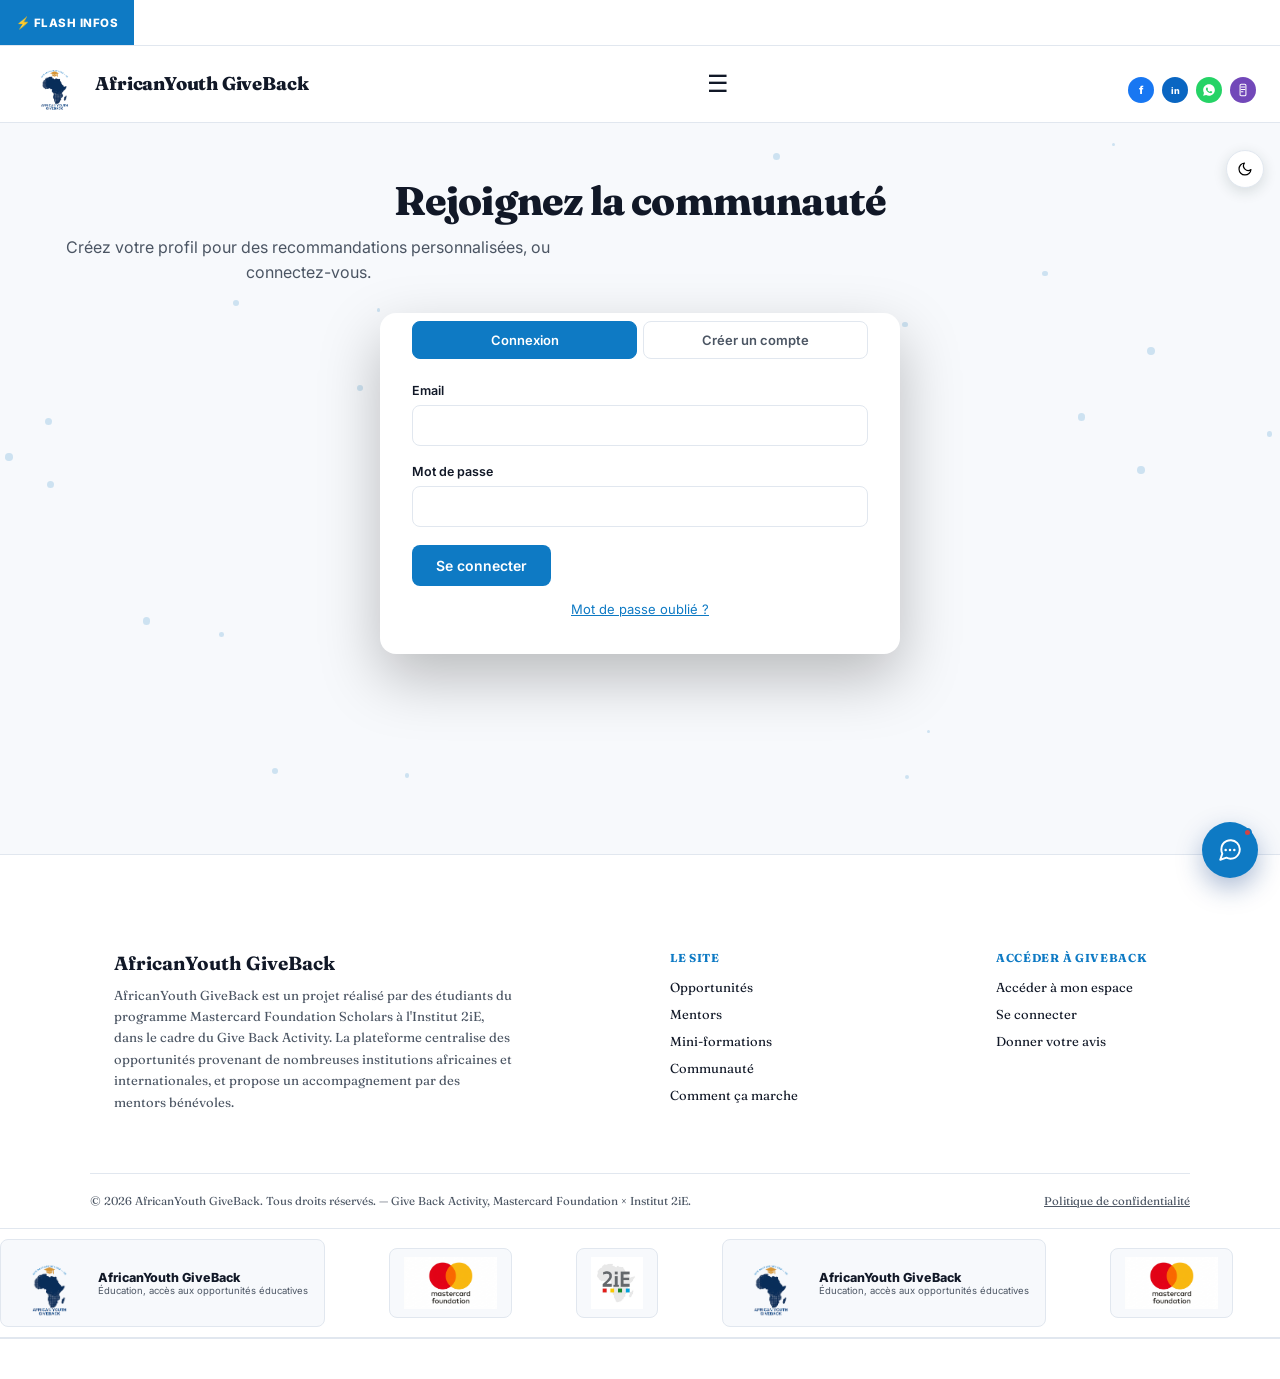
<file: frontend/auth.html>
<!DOCTYPE html>
<html lang="fr">
<head>
<meta charset="UTF-8">
<meta name="viewport" content="width=device-width, initial-scale=1.0">
<title>AfricanYouth GiveBack — Connexion</title>
<link rel="preconnect" href="https://fonts.googleapis.com">
<link rel="preconnect" href="https://fonts.gstatic.com" crossorigin>
<link href="https://fonts.googleapis.com/css2?family=Fraunces:opsz,wght@9..144,400;9..144,500;9..144,600;9..144,700;9..144,800&family=Inter:wght@400;500;600;700;800&display=swap" rel="stylesheet">
<link rel="stylesheet" href="style.css">
</head>
<body>

<div class="ambient-layer" style="display:none"><div class="wash"></div><div id="ambientParticles"></div></div>
<div class="flash-infos">
  <span class="flash-infos-label">⚡ Flash infos</span>
  <div class="flash-infos-track">
    <span id="flashInfosText"><span id="flashAccompagnement"></span><span id="flashDeadline1" data-until="2026-08-31">📌 Deadline UEMOA, MAINSTREAM et Bourses Mastercard/2iE : 30-31 août 2026 — ne ratez pas la date&nbsp;&nbsp;&nbsp;•&nbsp;&nbsp;&nbsp; </span>🎓 <span id="flashOppCount">28+</span> opportunités vérifiées disponibles sur la plateforme&nbsp;&nbsp;&nbsp;•&nbsp;&nbsp;&nbsp; 🤝 <span id="flashMentorCount">9</span> mentors disponibles pour vous accompagner gratuitement&nbsp;&nbsp;&nbsp;•&nbsp;&nbsp;&nbsp; <img src="logo-mastercard-foundation.png" class="flash-infos-logo" alt="Mastercard Foundation">Un projet mené par des étudiants boursiers de la Mastercard Foundation à <img src="logo-2ie-officiel.png" class="flash-infos-logo" alt="Institut 2iE">l'Institut 2iE&nbsp;&nbsp;&nbsp;•&nbsp;&nbsp;&nbsp; 📱 Retrouvez-nous sur Facebook, LinkedIn et notre chaîne WhatsApp</span>
  </div>
</div>
<header class="topbar">
  <a class="brand" href="index.html">
    <img src="logo-badge-complet.png" alt="AfricanYouth GiveBack" class="brand-mark">
    <div class="brand-text">
      <div class="brand-word">AfricanYouth GiveBack</div>
      <div class="brand-tagline">Éducation, accès aux opportunités</div>
    </div>
  </a>
  <button class="theme-toggle-btn" id="themeToggleBtn" aria-label="Changer de thème">🌙</button>
  <button class="hamburger" aria-label="Menu">☰</button>
  <nav class="sans">
    <a href="index.html">Opportunités</a>
    <a href="tutoriel.html">Comment ça marche</a>
  </nav>
<script>
(function () {
  const page = (location.pathname.split("/").pop() || "index.html").replace(/\.html$/, "");
  document.querySelectorAll("nav.sans a[href]").forEach(a => {
    const hrefPage = a.getAttribute("href").replace(/\.html$/, "");
    if (hrefPage === page || (page === "" && hrefPage === "index")) a.classList.add("page-active");
  });
})();
</script>
  <div class="social-icons-header">
    <a href="https://www.facebook.com/profile.php?id=61593783893327" target="_blank" rel="noopener" class="social-icon social-fb" aria-label="Facebook" title="Facebook">f</a>
    <a href="https://www.linkedin.com/company/144639927" target="_blank" rel="noopener" class="social-icon social-li" aria-label="LinkedIn" title="LinkedIn">in</a>
    <a href="https://whatsapp.com/channel/0029Vb9Px9H2f3EELsdZdG2Y" target="_blank" rel="noopener" class="social-icon social-wa" aria-label="WhatsApp" title="Chaîne WhatsApp">
      <svg width="14" height="14" viewBox="0 0 24 24" fill="currentColor"><path d="M12 2C6.48 2 2 6.48 2 12c0 1.85.5 3.58 1.35 5.07L2 22l5.07-1.32C8.53 21.5 10.22 22 12 22c5.52 0 10-4.48 10-10S17.52 2 12 2zm5.2 14.2c-.22.62-1.28 1.18-1.77 1.24-.45.06-1.02.08-1.65-.1-.38-.11-.87-.28-1.5-.55-2.64-1.14-4.36-3.8-4.5-3.98-.13-.18-1.07-1.42-1.07-2.7s.68-1.92.92-2.18c.24-.26.53-.32.7-.32l.5.01c.16.01.38-.06.6.45.22.53.75 1.83.82 1.96.07.13.11.29.02.47-.09.18-.14.29-.27.45-.13.16-.28.35-.4.47-.13.13-.27.27-.12.53.16.26.7 1.15 1.5 1.86 1.03.92 1.9 1.2 2.16 1.34.26.13.42.11.57-.07.16-.18.66-.77.83-1.03.18-.26.35-.22.6-.13.24.09 1.53.72 1.79.85.26.13.44.2.5.31.06.11.06.65-.16 1.27z"/></svg>
    </a>
    <a href="https://forms.gle/SzUAyUZCgj9gqtSo7" target="_blank" rel="noopener" class="social-icon social-form" aria-label="Donner votre avis" title="Aidez-nous à améliorer la plateforme">
      <svg width="14" height="14" viewBox="0 0 24 24" fill="none"><path d="M9 2h6a2 2 0 012 2v16a2 2 0 01-2 2H9a2 2 0 01-2-2V4a2 2 0 012-2z" stroke="currentColor" stroke-width="1.8"/><path d="M9 7h6M9 11h6M9 15h3" stroke="currentColor" stroke-width="1.8" stroke-linecap="round"/></svg>
    </a>
  </div>

</header>

<section class="page-shell">
  <div class="shell-bg"></div>
  <div class="shell-particles" id="heroParticles"></div>

  <div class="hero-content" style="padding-top:56px; padding-bottom:8px; max-width:100%; text-align:center;">
    <h1>Rejoignez la communauté</h1>
    <p class="lead">Créez votre profil pour des recommandations personnalisées, ou connectez-vous.</p>
  </div>

  <div class="shell-inner" style="padding:20px 24px 80px;">
  <div class="narrow" style="background:var(--paper-raised); border-radius:16px; padding:36px 32px; box-shadow:0 24px 60px rgba(0,0,0,.25); margin:0 auto; padding-top:8px;">
  <div class="tabs">
    <button class="tab active" id="tabLogin">Connexion</button>
    <button class="tab" id="tabSignup">Créer un compte</button>
  </div>

  <!-- CONNEXION -->
  <form id="loginForm">
    <div class="field">
      <label>Email</label>
      <input type="email" id="loginEmail" required>
    </div>
    <div class="field">
      <label>Mot de passe</label>
      <input type="password" id="loginPassword" required>
    </div>
    <button class="btn" type="submit">Se connecter</button>
    <p style="text-align:center; margin:12px 0 0;">
      <a href="#" id="forgotPasswordLink" style="font-family:Inter,sans-serif; font-size:13px; color:var(--forest);">Mot de passe oublié ?</a>
    </p>
    <div class="msg" id="loginMsg"></div>
  </form>

  <!-- MOT DE PASSE OUBLIÉ -->
  <form id="forgotForm" style="display:none;">
    <p style="font-family:Inter,sans-serif; font-size:13px; color:var(--ink-soft); margin:0 0 14px;">
      Entrez l'email utilisé pour votre inscription — vous recevrez un lien pour créer un nouveau mot de passe.
    </p>
    <div class="field">
      <label>Email</label>
      <input type="email" id="forgotEmail" required>
    </div>
    <button class="btn" type="submit">Envoyer le lien de réinitialisation</button>
    <p style="text-align:center; margin:12px 0 0;">
      <a href="#" id="backToLoginLink" style="font-family:Inter,sans-serif; font-size:13px; color:var(--forest);">← Retour à la connexion</a>
    </p>
    <div class="msg" id="forgotMsg"></div>
  </form>

  <!-- INSCRIPTION -->
  <form id="signupForm" style="display:none">
    <p class="sans" style="font-size:11.5px; color:var(--ink-soft); margin:0 0 14px;"><span style="color:var(--danger);">*</span> Champ obligatoire</p>
    <div class="field">
      <label>Prénom <span style="color:var(--danger);">*</span></label>
      <input type="text" id="suPrenom" required>
    </div>
    <div class="field">
      <label>Nom <span style="color:var(--danger);">*</span></label>
      <input type="text" id="suNom" required>
    </div>
    <div class="field">
      <label>Email <span style="color:var(--danger);">*</span></label>
      <input type="email" id="suEmail" required>
    </div>
    <div class="field">
      <label>Mot de passe (6 caractères minimum) <span style="color:var(--danger);">*</span></label>
      <input type="password" id="suPassword" required minlength="6">
    </div>
    <div class="field">
      <label>Année de naissance <span style="color:var(--danger);">*</span></label>
      <input type="number" id="suAnneeNaissance" placeholder="Ex : 2003" min="1980" max="2015" required>
      <p class="privacy-note">Juste l'année (pas le jour ni le mois) — suffisant pour vérifier l'éligibilité à certaines bourses avec condition d'âge. Non affichée publiquement.</p>
    </div>
    <div class="field">
      <label>Nationalité</label>
      <input type="text" id="suNationalite" placeholder="Ex : Burkinabè">
      <p class="privacy-note">La plupart des bourses exigent d'être ressortissant(e) d'un pays précis — c'est le critère le plus déterminant pour votre éligibilité.</p>
    </div>
    <div class="field">
      <label>Numéro WhatsApp <span style="color:var(--danger);">*</span></label>
      <input type="text" id="suWhatsapp" placeholder="Ex : 22670123456 (indicatif pays, sans le 0, sans espaces)" required>
      <p class="privacy-note">Permet aux mentors de vous recontacter directement. Jamais affiché publiquement.</p>
    </div>
    <div class="field">
      <label>Pays de résidence</label>
      <input type="text" id="suPays" placeholder="Ex : Burkina Faso">
      <p class="privacy-note">Utile pour les stages/emplois locaux, qui dépendent d'où vous vivez plutôt que de votre nationalité. Non affiché publiquement, sauf si vous publiez dans la Communauté.</p>
    </div>
    <div class="field">
      <label>Ville</label>
      <input type="text" id="suVille" placeholder="Ex : Ouagadougou">
      <p class="privacy-note">Sert uniquement de contexte si vous publiez dans la Communauté — n'affecte pas vos recommandations.</p>
    </div>
    <div class="field">
      <label>Votre situation</label>
      <div class="checkgrid">
        <label class="chk"><input type="radio" name="statut" value="bachelier"> Nouveau bachelier</label>
        <label class="chk"><input type="radio" name="statut" value="etudiant"> Étudiant en cours</label>
        <label class="chk"><input type="radio" name="statut" value="autre"> Autre</label>
      </div>
    </div>
    <div class="field">
      <label>Cela s'applique à vous ?</label>
      <div class="checkgrid">
        <label class="chk"><input type="checkbox" value="handicap"> Situation de handicap</label>
        <label class="chk"><input type="checkbox" value="orphelin"> Orphelin</label>
        <label class="chk"><input type="checkbox" value="famille-modeste"> Famille modeste</label>
      </div>
      <p class="privacy-note">
        <b>Pourquoi on le demande :</b> uniquement pour vous recommander des bourses réservées à ces situations. Vous n'êtes jamais obligé de répondre.<br>
        <b>Qui peut le voir :</b> vous seul(e), et l'équipe coordinatrice à des fins statistiques globales (jamais nominatif). Jamais partagé publiquement, jamais avec les autres utilisateurs ou mentors sans votre accord explicite.<br>
        <b>Protection :</b> donnée stockée de façon sécurisée, protégée par des règles d'accès strictes (Row Level Security).
      </p>
    </div>
    <p class="sans" style="font-size:11.5px; color:var(--ink-soft); margin:0 0 10px;">
      En créant un compte, vous acceptez notre <a href="confidentialite.html" target="_blank" style="color:var(--forest); font-weight:600;">politique de confidentialité</a>.
    </p>
    <button class="btn" type="submit">Créer mon compte</button>
    <div class="msg" id="signupMsg"></div>
  </form>
  </div>
  </div>
</section>

<script src="supabase-js.min.js"></script>
<script src="supabaseClient.js"></script>
<script>
(async function () {
  // Masque automatiquement toute deadline déjà passée dans le bandeau
  document.querySelectorAll("[data-until]").forEach(el => {
    const limite = new Date(el.getAttribute("data-until") + "T23:59:59");
    if (new Date() > limite) el.remove();
  });
  try {
    const elOpp = document.getElementById("flashOppCount");
    if (elOpp) {
      const { count } = await db.from("opportunities").select("*", { count: "exact", head: true });
      if (count) elOpp.textContent = count + "+";
    }
  } catch (e) { /* silencieux, le texte par défaut reste affiché */ }
  try {
    const elMentor = document.getElementById("flashMentorCount");
    if (elMentor) {
      const { count } = await db.from("mentors").select("*", { count: "exact", head: true });
      if (count) elMentor.textContent = count;
    }
  } catch (e) { /* silencieux */ }
})();
</script>
<script>
const tabLogin = document.getElementById("tabLogin");
const tabSignup = document.getElementById("tabSignup");
const loginForm = document.getElementById("loginForm");
const signupForm = document.getElementById("signupForm");
const forgotForm = document.getElementById("forgotForm");
const forgotPasswordLink = document.getElementById("forgotPasswordLink");
const backToLoginLink = document.getElementById("backToLoginLink");

tabLogin.onclick = () => {
  tabLogin.classList.add("active"); tabSignup.classList.remove("active");
  loginForm.style.display = "block"; signupForm.style.display = "none"; forgotForm.style.display = "none";
};
tabSignup.onclick = () => {
  tabSignup.classList.add("active"); tabLogin.classList.remove("active");
  signupForm.style.display = "block"; loginForm.style.display = "none"; forgotForm.style.display = "none";
};

forgotPasswordLink.addEventListener("click", (e) => {
  e.preventDefault();
  loginForm.style.display = "none";
  forgotForm.style.display = "block";
});
backToLoginLink.addEventListener("click", (e) => {
  e.preventDefault();
  forgotForm.style.display = "none";
  loginForm.style.display = "block";
});

function showMsg(el, text, ok) {
  el.textContent = text;
  el.className = "msg " + (ok ? "ok" : "error");
}

loginForm.addEventListener("submit", async (e) => {
  e.preventDefault();
  const email = document.getElementById("loginEmail").value;
  const password = document.getElementById("loginPassword").value;
  const { error } = await db.auth.signInWithPassword({ email, password });
  const msg = document.getElementById("loginMsg");
  if (error) { showMsg(msg, error.message, false); return; }
  window.location.href = "espace.html";
});

forgotForm.addEventListener("submit", async (e) => {
  e.preventDefault();
  const email = document.getElementById("forgotEmail").value;
  const msg = document.getElementById("forgotMsg");
  const { error } = await db.auth.resetPasswordForEmail(email, {
    redirectTo: window.location.origin + "/reset-password.html",
  });
  if (error) { showMsg(msg, error.message, false); return; }
  showMsg(msg, "Email envoyé ! Vérifiez votre boîte de réception (et les spams) pour créer un nouveau mot de passe.", true);
});

signupForm.addEventListener("submit", async (e) => {
  e.preventDefault();
  const msg = document.getElementById("signupMsg");
  const prenom = document.getElementById("suPrenom").value;
  const nom = document.getElementById("suNom").value;
  const email = document.getElementById("suEmail").value;
  const password = document.getElementById("suPassword").value;
  const anneeNaissanceRaw = document.getElementById("suAnneeNaissance").value;
  const anneeNaissance = anneeNaissanceRaw ? parseInt(anneeNaissanceRaw, 10) : null;
  const nationalite = document.getElementById("suNationalite").value.trim();
  const whatsapp = document.getElementById("suWhatsapp").value.trim().replace(/[\s+]/g, "");
  const pays = document.getElementById("suPays").value.trim();
  const ville = document.getElementById("suVille").value.trim();
  const statutInput = document.querySelector('input[name="statut"]:checked');
  const statut = statutInput ? statutInput.value : null;
  const tags = Array.from(document.querySelectorAll('.checkgrid input[type=checkbox]:checked')).map(i => i.value);

  const { data, error } = await db.auth.signUp({
    email, password,
    options: { data: { prenom, nom, statut, tags, annee_naissance: anneeNaissance, nationalite, whatsapp, pays, ville } },
  });
  if (error) { showMsg(msg, error.message, false); return; }

  if (data.session) {
    window.location.href = "espace.html";
  } else {
    showMsg(msg, "Compte créé ! Vérifie ta boîte mail pour confirmer, puis connecte-toi.", true);
  }
});
</script>
<script>
(function () {
  const zone = document.getElementById("heroParticles");
  if (!zone) return;
  const n = 26;
  for (let i = 0; i < n; i++) {
    const dot = document.createElement("span");
    const size = 3 + Math.random() * 5;
    dot.style.width = size + "px";
    dot.style.height = size + "px";
    dot.style.left = Math.random() * 100 + "%";
    dot.style.top = Math.random() * 100 + "%";
    dot.style.animationDuration = (5 + Math.random() * 6) + "s";
    dot.style.animationDelay = (Math.random() * 6) + "s";
    zone.appendChild(dot);
  }
})();
</script>
<button class="assistant-fab" id="assistantFab" aria-label="Ouvrir l'assistant">
  <svg width="26" height="26" viewBox="0 0 24 24" fill="none" xmlns="http://www.w3.org/2000/svg">
    <path d="M21 11.5a8.38 8.38 0 01-.9 3.8 8.5 8.5 0 01-7.6 4.7 8.38 8.38 0 01-3.8-.9L3 21l1.9-5.7a8.38 8.38 0 01-.9-3.8 8.5 8.5 0 014.7-7.6 8.38 8.38 0 013.8-.9h.5a8.48 8.48 0 018 8v.5z"
      stroke="currentColor" stroke-width="1.8" stroke-linecap="round" stroke-linejoin="round"/>
    <circle cx="8" cy="12" r="1.15" fill="currentColor"/>
    <circle cx="12" cy="12" r="1.15" fill="currentColor"/>
    <circle cx="16" cy="12" r="1.15" fill="currentColor"/>
  </svg>
  <span class="fab-notif-dot"></span>
</button>
<div class="assistant-panel" id="assistantPanel">
  <div class="assistant-header">
    <span>🌱 Assistant Giveback</span>
    <button id="assistantClose">✕</button>
  </div>
  <div class="assistant-body" id="assistantBody">
    <div class="assistant-msg bot">Bonjour Je peux répondre aux questions courantes et aussi consulter les vraies données de la plateforme (bourses disponibles, mentors, tes candidatures). Choisis une question ou écris la tienne.</div>
  </div>
  <div class="assistant-suggestions" id="assistantSuggestions"></div>
  <div class="assistant-input-row">
    <input type="text" id="assistantInput" placeholder="Pose ta question…">
    <button id="assistantSend">Envoyer</button>
  </div>
</div>

<script>
(function () {
  const FAQ = [
    {
      q: "Bonjour !",
      k: ["salut", "bonjour", "bonsoir", "hello", "coucou", "cc"],
      a: "Bonjour Comment puis-je t'aider ? Tu peux me demander \"quelles bourses sont disponibles\", \"quel mentor pour m'aider\", ou n'importe quelle question sur la plateforme."
    },
    {
      q: "Comment créer un compte ?",
      k: ["compte", "inscription", "inscrire", "créer un compte", "s'inscrire"],
      a: "Clique sur \"Se connecter\" en haut à droite, puis sur l'onglet \"Créer un compte\". Remplis le formulaire, tu recevras un email de confirmation à valider avant de pouvoir te connecter."
    },
    {
      q: "Comment contacter un mentor ?",
      k: ["mentor", "contacter", "whatsapp", "accompagn", "aide"],
      a: "Va sur la page \"Mentors\", choisis celui qui correspond à ton besoin, puis clique sur \"Demander ce mentor\" ou directement sur les liens Email/WhatsApp affichés sur sa carte."
    },
    {
      q: "Le site est-il gratuit ?",
      k: ["gratuit", "payant", "prix", "coût", "argent"],
      a: "Oui, la plateforme est entièrement gratuite. Elle centralise des opportunités réelles (bourses, stages, formations) et un accompagnement par des mentors bénévoles."
    },
    {
      q: "Comment suivre ma candidature ?",
      k: ["suivre", "candidature", "suivi", "statut"],
      a: "Sur une opportunité, clique sur \"Ajouter à mon suivi\" : elle apparaît alors dans \"Mon espace\". Attention, ça ne remplace pas la vraie candidature — tu dois aussi postuler sur le site officiel via le bouton \"Voir l'offre officielle\"."
    },
    {
      q: "J'ai oublié mon mot de passe",
      k: ["mot de passe", "oublié", "password", "reset"],
      a: "La réinitialisation automatique n'est pas encore disponible. En attendant, contacte Kabre Olivier (coordinateur) via la page \"Mentors\" pour te débloquer."
    },
    {
      q: "Comment publier dans la communauté ?",
      k: ["publier", "communauté", "poster", "message", "partager"],
      a: "Va sur la page \"Communauté\", connecte-toi si besoin, écris ton message dans la zone de texte en haut et clique sur \"Publier\". Les autres peuvent réagir et commenter."
    },
    {
      q: "Puis-je modifier mon profil plus tard ?",
      k: ["modifier", "profil", "mettre à jour", "changer"],
      a: "Oui ! Sur \"Mon espace\", clique sur \"Mon compte\" puis \"Modifier mon profil\" — tu peux mettre à jour ton prénom, ta photo, ta situation, ta localisation à tout moment."
    },
    {
      q: "C'est quoi AfricanYouth GiveBack ?",
      k: ["qui", "quoi", "plateforme", "but", "objectif", "giveback"],
      a: "AfricanYouth GiveBack est une plateforme créée par des étudiants du programme de bourses Mastercard Foundation à 2iE, pour centraliser les opportunités éducatives et accompagner les jeunes vulnérables dans leurs candidatures."
    }
  ];

  const LIVE_INTENTS = [
    {
      k: ["quelles bourses", "bourses disponibles", "montre moi les bourses", "liste des bourses", "quelles opportunités", "bourse dispo", "quel bourse", "quelle bourse", "des bourses", "voir les bourses", "bourses actuelles"],
      handler: async () => {
        const { data } = await db.from("opportunities").select("title, type, deadline").order("deadline", { ascending: true }).limit(5);
        if (!data || data.length === 0) return "Je n'ai trouvé aucune opportunité active en ce moment.";
        const lines = data.map(o => `• ${o.title} (${o.type}${o.deadline ? ", clôture le " + new Date(o.deadline).toLocaleDateString("fr-FR") : ""})`);
        return "Voici les prochaines opportunités à clôturer :\n" + lines.join("\n") + "\n\nVoir toutes les opportunités sur la page \"Opportunités\".";
      }
    },
    {
      k: ["quel mentor", "qui contacter", "mentor pour", "recommand", "besoin d'un mentor"],
      handler: async () => {
        const { data } = await db.from("mentors").select("nom, expertise").limit(5);
        if (!data || data.length === 0) return "Aucun mentor n'est encore enregistré.";
        const lines = data.map(m => `• ${m.nom} (${(m.expertise || []).join(", ") || "généraliste"})`);
        return "Voici des mentors disponibles :\n" + lines.join("\n") + "\n\nVa sur la page \"Mentors\" pour les contacter directement.";
      }
    },
    {
      k: ["mes candidatures", "où en est ma candidature", "mon suivi", "j'ai postulé"],
      handler: async () => {
        const { data: { session } } = await db.auth.getSession();
        if (!session) return "Connecte-toi d'abord pour que je puisse voir tes candidatures.";
        const { data } = await db.from("applications").select("status, opportunities(title)").eq("user_id", session.user.id);
        if (!data || data.length === 0) return "Tu n'as encore aucune candidature en suivi. Ajoute-en une depuis la page \"Opportunités\".";
        const lines = data.map(a => `• ${a.opportunities?.title || "Opportunité"} — ${a.status}`);
        return "Voici tes candidatures suivies :\n" + lines.join("\n");
      }
    },
    {
      k: ["combien de bourses", "nombre d'opportunités", "combien d'opportunités"],
      handler: async () => {
        const { count } = await db.from("opportunities").select("*", { count: "exact", head: true });
        return `Il y a actuellement ${count || 0} opportunités vérifiées sur la plateforme (bourses, stages, emplois, formations).`;
      }
    },
  ];

  async function findAnswer(text) {
    const q = text.toLowerCase();

    for (const intent of LIVE_INTENTS) {
      if (intent.k.some(k => q.includes(k))) {
        try {
          return await intent.handler();
        } catch (e) {
          return "Je n'ai pas réussi à récupérer cette information pour le moment. Réessaie dans un instant.";
        }
      }
    }

    let best = null, bestScore = 0;
    FAQ.forEach(item => {
      let score = 0;
      item.k.forEach(k => { if (q.includes(k)) score++; });
      if (score > bestScore) { bestScore = score; best = item; }
    });
    if (bestScore > 0) return best.a;

    try {
      const motsVides = new Set(["le","la","les","un","une","des","de","du","et","ou","est","sont","que","qui","quoi","pour","dans","sur","avec","sans","ce","cette","ces","parle","moi","dis","sais","connais","information","info","bourse","opportunité"]);
      const motsRecherche = q.normalize("NFD").replace(/[\u0300-\u036f]/g, "")
        .replace(/[^a-z0-9\s]/g, " ").split(/\s+/)
        .filter(m => m.length > 2 && !motsVides.has(m));

      if (motsRecherche.length > 0) {
        const { data: opps } = await db.from("opportunities")
          .select("title, description, deadline, lien, pays_cible, type, partenaire");
        if (opps && opps.length) {
          const correspondances = opps.map(o => {
            const texteOpp = (o.title + " " + (o.pays_cible || []).join(" ") + " " + (o.partenaire || "")).toLowerCase().normalize("NFD").replace(/[\u0300-\u036f]/g, "");
            const score = motsRecherche.filter(m => texteOpp.includes(m)).length;
            return { o, score };
          }).filter(x => x.score > 0).sort((a, b) => b.score - a.score);

          if (correspondances.length > 0) {
            const opp = correspondances[0].o;
            const deadline = opp.deadline ? new Date(opp.deadline).toLocaleDateString("fr-FR") : "à vérifier sur le site officiel";
            let reponse = `${opp.title}\n\n${opp.description || ""}\n\n📅 Clôture : ${deadline}`;
            if (opp.lien) reponse += `\n\n🔗 Pour postuler : ${opp.lien}`;
            return reponse;
          }
        }
      }
    } catch (e) { /* si la recherche échoue, on continue vers le PDF/message par défaut */ }

    const BACKEND_URL = "https://giveback-chat-backend.onrender.com";
    const LIENS_PAR_SOURCE = {
      "BOURSE BGIS GIVEBACK.docx": "https://www.2ie-edu.org/2ie-mastercard/",
      "OFFRE-DE-BOURSES-DETUDES-POUR-BACHELOR-CENTRALE1_Giveback-.pdf": "https://www.2ie-edu.org/offre-de-20-bourses-detudes-pour-bachelor-centrale-2ie-african-bachelor-of-engineering-pour-la-rentree-2026-2027-a-linstitut-2ie-ouagadougou-burkina-faso-septembre-202/",
      "OFFRE-DE-BOURSES-DETUDES-POUR-LE-BACHELOR-EN-GESTION-DES-INFRASTRUCTURES-ET-SERVICES1.pdf": "https://www.2ie-edu.org/2ie-mastercard/",
    };
    const LIENS_PAR_MOT_CLE = [
      { mots: ["bgis", "gestion des infrastructures"], lien: "https://www.2ie-edu.org/2ie-mastercard/" },
      { mots: ["centrale"], lien: "https://www.2ie-edu.org/offre-de-20-bourses-detudes-pour-bachelor-centrale-2ie-african-bachelor-of-engineering-pour-la-rentree-2026-2027-a-linstitut-2ie-ouagadougou-burkina-faso-septembre-202/" },
      { mots: ["eree", "énergies renouvelables", "efficacité énergétique"], lien: "https://www.2ie-edu.org/20301-2/" },
      { mots: ["emih", "installations hydrauliques"], lien: "https://www.2ie-edu.org/offre-de-20-bourses-detudes-de-bachelor-technologique-en-exploitation-et-maintenance-des-installations-hydrauliques-bt-emih-pour-la-rentree-2026-2027-a-2ie-ouagadougou-burkina-faso-septem/" },
      { mots: ["anc", "assainissement non collectif", "mastère spécialisé"], lien: "https://www.2ie-edu.org/2ie-mastercard/" },
    ];
    const questionEnvoyee = (text.split(/\s+/).length <= 6 && lastUserQuestion)
      ? `Contexte : la question précédente portait sur "${lastUserQuestion}". Nouvelle question : ${text}`
      : text;

    try {
      const res = await fetch(BACKEND_URL + "/rag/ask", {
        method: "POST",
        headers: { "Content-Type": "application/json" },
        body: JSON.stringify({ question: questionEnvoyee }),
      });
      const data = await res.json();
      if (data.success && data.answer) {
        let reponse = data.answer;
        let lien = (data.sources || []).map(s => LIENS_PAR_SOURCE[s]).find(Boolean);
        const texteComplet = (lastUserQuestion + " " + text).toLowerCase();
        if (!lien) {
          const correspondance = LIENS_PAR_MOT_CLE.find(entry => entry.mots.some(m => texteComplet.includes(m)));
          if (correspondance) lien = correspondance.lien;
        }
        if (lien) reponse += `\n\n🔗 Pour postuler : ${lien}`;
        return reponse;
      }
    } catch (e) {
      // Le serveur peut être endormi (plan gratuit) ou indisponible — on retombe sur le message par défaut
    }

    return "Je n'ai pas de réponse toute prête pour ça. Essaie de reformuler (ex: \"quelles bourses sont disponibles ?\", \"quel mentor pour...\"), ou contacte un mentor via la page \"Mentors\" pour une aide personnalisée.";
  }

  const fab = document.getElementById("assistantFab");
  const panel = document.getElementById("assistantPanel");
  const body = document.getElementById("assistantBody");
  const input = document.getElementById("assistantInput");
  const sendBtn = document.getElementById("assistantSend");
  const closeBtn = document.getElementById("assistantClose");
  const suggestions = document.getElementById("assistantSuggestions");

  const suggestedQuestions = [
    "Quelles bourses sont disponibles ?",
    "Quel mentor pour m'aider ?",
    "Où en sont mes candidatures ?",
  ];
  suggestedQuestions.forEach(q => {
    const btn = document.createElement("button");
    btn.textContent = q;
    btn.addEventListener("click", () => ask(q));
    suggestions.appendChild(btn);
  });

  function formatMessage(text) {
    let propre = text
      .replace(/\*\*(.*?)\*\*/g, "$1")
      .replace(/\*(.*?)\*/g, "$1")
      .replace(/^[-•]\s+/gm, "• ")
      .replace(/#{1,6}\s?/g, "");

    const escape = (s) => s.replace(/&/g, "&amp;").replace(/</g, "&lt;").replace(/>/g, "&gt;");
    const parts = propre.split(/(https?:\/\/[^\s]+)/g);
    return parts.map(p =>
      /^https?:\/\//.test(p)
        ? `<a href="${escape(p)}" target="_blank" rel="noopener">${escape(p)}</a>`
        : escape(p)
    ).join("");
  }

  function addMsg(text, who) {
    const div = document.createElement("div");
    div.className = "assistant-msg " + who;
    div.innerHTML = formatMessage(text);
    body.appendChild(div);
    body.scrollTop = body.scrollHeight;
  }

  let lastUserQuestion = "";

  async function ask(text) {
    if (!text.trim()) return;
    addMsg(text, "user");
    input.value = "";
    addMsg("…", "bot");
    const thinking = body.lastChild;
    const answer = await findAnswer(text);
    lastUserQuestion = text;
    thinking.innerHTML = formatMessage(answer);
    body.scrollTop = body.scrollHeight;
  }

  fab.addEventListener("click", () => panel.classList.toggle("open"));
  closeBtn.addEventListener("click", () => panel.classList.remove("open"));
  sendBtn.addEventListener("click", () => ask(input.value));
  input.addEventListener("keydown", (e) => { if (e.key === "Enter") ask(input.value); });
})();
</script>

<script>
document.querySelectorAll(".hamburger").forEach(btn => {
  btn.addEventListener("click", () => {
    const nav = btn.closest("header").querySelector("nav.sans");
    if (nav) nav.classList.toggle("open");
  });
});
</script>
<footer class="site-footer">
  <div class="wrap footer-top">
    <div class="footer-brand-col">
      <div class="footer-brand-name">AfricanYouth GiveBack</div>
      <p class="footer-brand-tagline">AfricanYouth GiveBack est un projet réalisé par des étudiants du programme Mastercard Foundation Scholars à l'Institut 2iE, dans le cadre du Give Back Activity. La plateforme centralise des opportunités provenant de nombreuses institutions africaines et internationales, et propose un accompagnement par des mentors bénévoles.</p>
    </div>
    <div class="footer-nav-col">
      <h4>Le site</h4>
      <a href="index.html">Opportunités</a>
      <a href="mentors.html">Mentors</a>
      <a href="formations.html">Mini-formations</a>
      <a href="communaute.html">Communauté</a>
      <a href="tutoriel.html">Comment ça marche</a>
    </div>
    <div class="footer-nav-col">
      <h4>Accéder à Giveback</h4>
      <a href="espace.html">Accéder à mon espace</a>
      <a href="auth.html">Se connecter</a>
      <a href="feedback.html">Donner votre avis</a>
    </div>
  </div>
  <div class="wrap footer-bottom-row">
    <span>© 2026 AfricanYouth GiveBack. Tous droits réservés. — Give Back Activity, Mastercard Foundation × Institut 2iE.</span>
    <a href="confidentialite.html">Politique de confidentialité</a>
  </div>
  <div class="partner-logos-marquee">
    <div class="partner-logos-track">
      <a href="index.html" class="own-brand-item">
        <img src="logo-badge-complet.png" alt="AfricanYouth GiveBack">
        <div class="own-brand-text">
          <span class="own-brand-name">AfricanYouth GiveBack</span>
          <span class="own-brand-tagline">Éducation, accès aux opportunités éducatives</span>
        </div>
      </a>
      <a href="https://mastercardfdn.org" target="_blank" rel="noopener"><img src="logo-mastercard-foundation.png" alt="Mastercard Foundation"></a>
      <a href="https://www.2ie-edu.org" target="_blank" rel="noopener"><img src="logo-2ie-officiel.png" alt="Institut 2iE"></a>
      <a href="index.html" class="own-brand-item">
        <img src="logo-badge-complet.png" alt="AfricanYouth GiveBack">
        <div class="own-brand-text">
          <span class="own-brand-name">AfricanYouth GiveBack</span>
          <span class="own-brand-tagline">Éducation, accès aux opportunités éducatives</span>
        </div>
      </a>
      <a href="https://mastercardfdn.org" target="_blank" rel="noopener"><img src="logo-mastercard-foundation.png" alt="Mastercard Foundation"></a>
      <a href="https://www.2ie-edu.org" target="_blank" rel="noopener"><img src="logo-2ie-officiel.png" alt="Institut 2iE"></a>
      <a href="index.html" class="own-brand-item">
        <img src="logo-badge-complet.png" alt="AfricanYouth GiveBack">
        <div class="own-brand-text">
          <span class="own-brand-name">AfricanYouth GiveBack</span>
          <span class="own-brand-tagline">Éducation, accès aux opportunités éducatives</span>
        </div>
      </a>
      <a href="https://mastercardfdn.org" target="_blank" rel="noopener"><img src="logo-mastercard-foundation.png" alt="Mastercard Foundation"></a>
      <a href="https://www.2ie-edu.org" target="_blank" rel="noopener"><img src="logo-2ie-officiel.png" alt="Institut 2iE"></a>
    </div>
  </div>
  <div class="footer-marquee">
    <span class="footer-marquee-track">Cette plateforme est développée par des étudiants boursiers de la Fondation Mastercard en formation à l'Institut International d'Ingénierie de l'Eau et de l'Environnement (2iE) — elle ne constitue pas un service officiel de l'Institut 2iE ni de la Fondation Mastercard.</span>
  </div>
</footer>


<script>
(function () {
  const root = document.documentElement;
  const saved = sessionStorage.getItem("giveback-theme") || "light";
  root.setAttribute("data-theme", saved);

  const MOON_SVG = '<svg width="16" height="16" viewBox="0 0 24 24" fill="none" xmlns="http://www.w3.org/2000/svg"><path d="M21 12.79A9 9 0 1111.21 3 7 7 0 0021 12.79z" stroke="currentColor" stroke-width="1.8" stroke-linecap="round" stroke-linejoin="round"/></svg>';
  const SUN_SVG = '<svg width="16" height="16" viewBox="0 0 24 24" fill="none" xmlns="http://www.w3.org/2000/svg"><circle cx="12" cy="12" r="4.5" stroke="currentColor" stroke-width="1.8"/><path d="M12 2v2.5M12 19.5V22M4.2 4.2l1.8 1.8M18 18l1.8 1.8M2 12h2.5M19.5 12H22M4.2 19.8L6 18M18 6l1.8-1.8" stroke="currentColor" stroke-width="1.8" stroke-linecap="round"/></svg>';

  document.addEventListener("DOMContentLoaded", () => {
    const btn = document.getElementById("themeToggleBtn");
    if (!btn) return;

    function updateIcon() {
      const current = root.getAttribute("data-theme") || "light";
      // L'icône affichée représente le thème vers lequel on bascule en cliquant
      btn.innerHTML = current === "light" ? MOON_SVG : SUN_SVG;
      btn.setAttribute("aria-label", current === "light" ? "Passer au thème sombre" : "Passer au thème clair");
    }
    updateIcon();

    btn.addEventListener("click", () => {
      const current = root.getAttribute("data-theme") || "light";
      const next = current === "light" ? "dark" : "light";
      root.setAttribute("data-theme", next);
      sessionStorage.setItem("giveback-theme", next);
      updateIcon();
    });
  });
})();
</script>

</body>
</html>
</file>
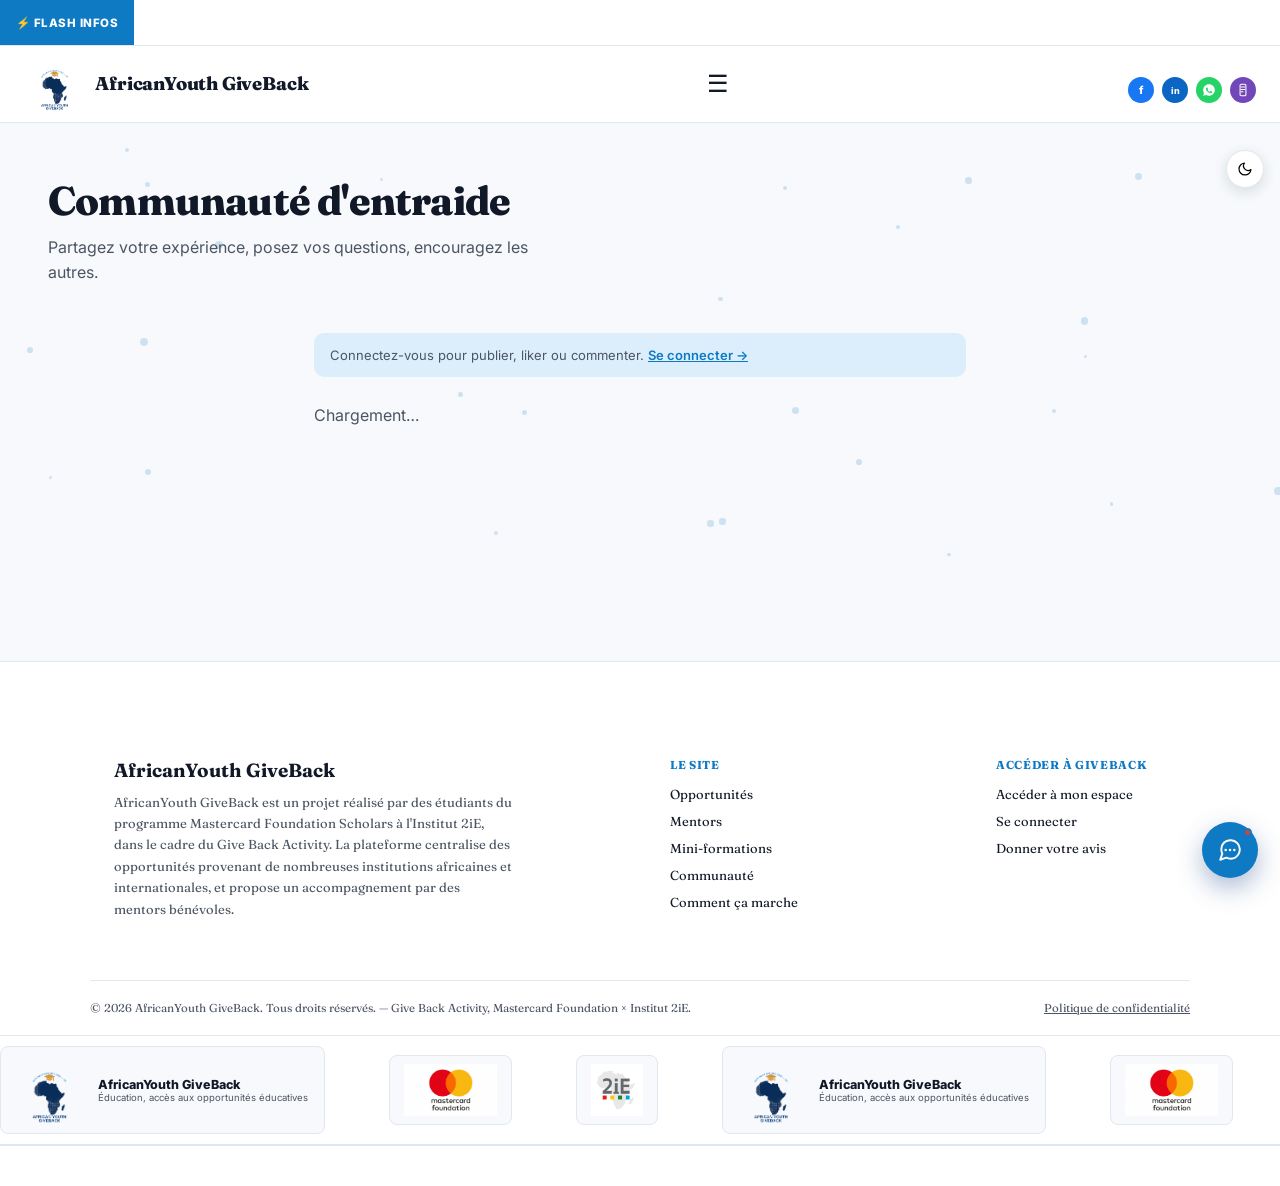
<file: frontend/communaute.html>
<!DOCTYPE html>
<html lang="fr">
<head>
<meta charset="UTF-8">
<meta name="viewport" content="width=device-width, initial-scale=1.0">
<title>AfricanYouth GiveBack — Communauté</title>
<link rel="preconnect" href="https://fonts.googleapis.com">
<link rel="preconnect" href="https://fonts.gstatic.com" crossorigin>
<link href="https://fonts.googleapis.com/css2?family=Fraunces:opsz,wght@9..144,400;9..144,500;9..144,600;9..144,700;9..144,800&family=Inter:wght@400;500;600;700;800&display=swap" rel="stylesheet">
<link rel="stylesheet" href="style.css">
<style>
  .post{ background:var(--paper-raised); border:1px solid var(--line); border-radius:12px; padding:16px 18px; margin-bottom:14px; }
  .post-head{ display:flex; justify-content:space-between; align-items:center; margin-bottom:8px; }
  .post-author{ font-family:Inter,sans-serif; font-size:13px; font-weight:700; color:var(--forest); }
  .post-date{ font-family:Inter,sans-serif; font-size:11px; color:var(--ink-soft); }
  .post-content{ font-size:14px; line-height:1.5; margin-bottom:12px; }
  .post-actions{ display:flex; gap:16px; border-top:1px solid var(--line); padding-top:10px; flex-wrap:wrap; align-items:center; }
  .action-btn{ background:none; border:none; font-family:Inter,sans-serif; font-size:12.5px; color:var(--ink-soft); display:flex; align-items:center; gap:5px; padding:0; }
  .action-btn.liked{ color:#C0392B; font-weight:600; }
  .action-btn:hover{ color:var(--forest); }
  .reactions-row{ display:flex; gap:4px; }
  .who-reacted{ font-family:Inter,sans-serif; font-size:11px; color:var(--ink-soft); font-style:italic; }
  .reaction-btn{ background:none; border:1px solid var(--line); border-radius:999px; font-size:13px; padding:3px 9px; display:flex; align-items:center; gap:4px; font-family:Inter,sans-serif; color:var(--ink-soft); }
  .reaction-btn .rcount{ font-size:11px; }
  .reaction-btn.active{ background:var(--gold-soft); border-color:var(--gold); color:var(--forest-deep); font-weight:600; }
  .reaction-btn:hover{ border-color:var(--forest); }
  .comments-zone{ margin-top:12px; display:none; }
  .comments-zone.open{ display:block; }
  .comment{ padding:8px 0; border-top:1px solid var(--line); font-family:Inter,sans-serif; font-size:12.5px; }
  .comment b{ color:var(--forest); }
  .comment-form{ display:flex; gap:8px; margin-top:10px; }
  .comment-form input{ flex:1; border:1px solid var(--line); border-radius:6px; padding:7px 10px; font-size:12.5px; font-family:inherit; }
  .comment-form button{ background:var(--forest); color:var(--on-dark); border:none; padding:7px 14px; border-radius:6px; font-size:12px; font-family:Inter,sans-serif; font-weight:600; }
  .post-form{ background:var(--paper-raised); border:1px solid var(--line); border-radius:12px; padding:18px; margin-bottom:28px; }
  .post-form textarea{ width:100%; min-height:70px; border:1px solid var(--line); border-radius:8px; padding:10px 12px; font-family:inherit; font-size:14px; resize:vertical; }
  .post-form button{ margin-top:10px; }
  .login-notice{ font-family:Inter,sans-serif; font-size:13px; color:var(--ink-soft); background:var(--gold-soft); padding:14px 16px; border-radius:10px; margin-bottom:28px; }
  .login-notice a{ color:var(--forest); font-weight:600; }
</style>
</head>
<body>

<div class="ambient-layer" style="display:none"><div class="wash"></div><div id="ambientParticles"></div></div>
<div class="flash-infos">
  <span class="flash-infos-label">⚡ Flash infos</span>
  <div class="flash-infos-track">
    <span id="flashInfosText"><span id="flashAccompagnement"></span><span id="flashDeadline1" data-until="2026-08-31">📌 Deadline UEMOA, MAINSTREAM et Bourses Mastercard/2iE : 30-31 août 2026 — ne ratez pas la date&nbsp;&nbsp;&nbsp;•&nbsp;&nbsp;&nbsp; </span>🎓 <span id="flashOppCount">28+</span> opportunités vérifiées disponibles sur la plateforme&nbsp;&nbsp;&nbsp;•&nbsp;&nbsp;&nbsp; 🤝 <span id="flashMentorCount">9</span> mentors disponibles pour vous accompagner gratuitement&nbsp;&nbsp;&nbsp;•&nbsp;&nbsp;&nbsp; <img src="logo-mastercard-foundation.png" class="flash-infos-logo" alt="Mastercard Foundation">Un projet mené par des étudiants boursiers de la Mastercard Foundation à <img src="logo-2ie-officiel.png" class="flash-infos-logo" alt="Institut 2iE">l'Institut 2iE&nbsp;&nbsp;&nbsp;•&nbsp;&nbsp;&nbsp; 📱 Retrouvez-nous sur Facebook, LinkedIn et notre chaîne WhatsApp</span>
  </div>
</div>
<header class="topbar">
  <a class="brand" href="index.html">
    <img src="logo-badge-complet.png" alt="AfricanYouth GiveBack" class="brand-mark">
    <div class="brand-text">
      <div class="brand-word">AfricanYouth GiveBack</div>
      <div class="brand-tagline">Éducation, accès aux opportunités</div>
    </div>
  </a>
  <button class="theme-toggle-btn" id="themeToggleBtn" aria-label="Changer de thème">🌙</button>
  <button class="hamburger" aria-label="Menu">☰</button>
  <nav class="sans" style="align-items:center;">
    <a href="index.html">Opportunités</a>
    <a href="tutoriel.html">Comment ça marche</a>
    <a href="formations.html">Mini-formations</a>
    <a href="mentors.html">Mentors</a>
    <a href="communaute.html">Communauté</a>
    <a href="cv-builder.html">Mon CV</a>
    <a href="feedback.html">Votre avis</a>
    <a href="espace.html">Mon espace</a>
  </nav>
  <button id="notifBell" class="notif-bell" style="display:none;" aria-label="Notifications">
    <svg width="20" height="20" viewBox="0 0 24 24" fill="none" xmlns="http://www.w3.org/2000/svg">
      <path d="M12 22c1.1 0 2-.9 2-2h-4a2 2 0 002 2zM18 16v-5c0-3.07-1.63-5.64-4.5-6.32V4a1.5 1.5 0 00-3 0v.68C7.63 5.36 6 7.92 6 11v5l-2 2v1h16v-1l-2-2z" fill="currentColor"/>
    </svg>
    <span id="notifCount" class="notif-count"></span>
  </button>
<script>
(function () {
  const page = (location.pathname.split("/").pop() || "index.html").replace(/\.html$/, "");
  document.querySelectorAll("nav.sans a[href]").forEach(a => {
    const hrefPage = a.getAttribute("href").replace(/\.html$/, "");
    if (hrefPage === page || (page === "" && hrefPage === "index")) a.classList.add("page-active");
  });
})();
</script>
  <div class="social-icons-header">
    <a href="https://www.facebook.com/profile.php?id=61593783893327" target="_blank" rel="noopener" class="social-icon social-fb" aria-label="Facebook" title="Facebook">f</a>
    <a href="https://www.linkedin.com/company/144639927" target="_blank" rel="noopener" class="social-icon social-li" aria-label="LinkedIn" title="LinkedIn">in</a>
    <a href="https://whatsapp.com/channel/0029Vb9Px9H2f3EELsdZdG2Y" target="_blank" rel="noopener" class="social-icon social-wa" aria-label="WhatsApp" title="Chaîne WhatsApp">
      <svg width="14" height="14" viewBox="0 0 24 24" fill="currentColor"><path d="M12 2C6.48 2 2 6.48 2 12c0 1.85.5 3.58 1.35 5.07L2 22l5.07-1.32C8.53 21.5 10.22 22 12 22c5.52 0 10-4.48 10-10S17.52 2 12 2zm5.2 14.2c-.22.62-1.28 1.18-1.77 1.24-.45.06-1.02.08-1.65-.1-.38-.11-.87-.28-1.5-.55-2.64-1.14-4.36-3.8-4.5-3.98-.13-.18-1.07-1.42-1.07-2.7s.68-1.92.92-2.18c.24-.26.53-.32.7-.32l.5.01c.16.01.38-.06.6.45.22.53.75 1.83.82 1.96.07.13.11.29.02.47-.09.18-.14.29-.27.45-.13.16-.28.35-.4.47-.13.13-.27.27-.12.53.16.26.7 1.15 1.5 1.86 1.03.92 1.9 1.2 2.16 1.34.26.13.42.11.57-.07.16-.18.66-.77.83-1.03.18-.26.35-.22.6-.13.24.09 1.53.72 1.79.85.26.13.44.2.5.31.06.11.06.65-.16 1.27z"/></svg>
    </a>
    <a href="https://forms.gle/SzUAyUZCgj9gqtSo7" target="_blank" rel="noopener" class="social-icon social-form" aria-label="Donner votre avis" title="Aidez-nous à améliorer la plateforme">
      <svg width="14" height="14" viewBox="0 0 24 24" fill="none"><path d="M9 2h6a2 2 0 012 2v16a2 2 0 01-2 2H9a2 2 0 01-2-2V4a2 2 0 012-2z" stroke="currentColor" stroke-width="1.8"/><path d="M9 7h6M9 11h6M9 15h3" stroke="currentColor" stroke-width="1.8" stroke-linecap="round"/></svg>
    </a>
  </div>

  <div id="notifPanel" class="notif-panel"></div>
</header>

<section class="page-shell">
  <div class="shell-bg"></div>
  <div class="shell-particles" id="heroParticles"></div>

  <div class="hero-content" style="padding-top:56px; padding-bottom:8px;">
    <h1>Communauté d'entraide</h1>
    <p class="lead">Partagez votre expérience, posez vos questions, encouragez les autres.</p>
  </div>

  <div class="wrap shell-inner" style="max-width:700px;">
  <div id="formZone"></div>
  <div id="posts"><p class="sans" style="color:var(--ink-soft)">Chargement…</p></div>
  </div>
</section>

<script src="supabase-js.min.js"></script>
<script src="supabaseClient.js"></script>
<script>
(async function () {
  // Masque automatiquement toute deadline déjà passée dans le bandeau
  document.querySelectorAll("[data-until]").forEach(el => {
    const limite = new Date(el.getAttribute("data-until") + "T23:59:59");
    if (new Date() > limite) el.remove();
  });
  try {
    const elOpp = document.getElementById("flashOppCount");
    if (elOpp) {
      const { count } = await db.from("opportunities").select("*", { count: "exact", head: true });
      if (count) elOpp.textContent = count + "+";
    }
  } catch (e) { /* silencieux, le texte par défaut reste affiché */ }
  try {
    const elMentor = document.getElementById("flashMentorCount");
    if (elMentor) {
      const { count } = await db.from("mentors").select("*", { count: "exact", head: true });
      if (count) elMentor.textContent = count;
    }
  } catch (e) { /* silencieux */ }
})();
</script>
<script>
let currentUser = null;
let currentPrenom = "";
let currentPays = "";
let currentVille = "";

async function init() {
  const { data: { session } } = await db.auth.getSession();
  currentUser = session ? session.user : null;

  const formZone = document.getElementById("formZone");
  if (currentUser) {
    const { data: profile } = await db.from("profiles").select("prenom, pays, ville").eq("id", currentUser.id).single();
    currentPrenom = profile?.prenom || "Anonyme";
    currentPays = profile?.pays || "";
    currentVille = profile?.ville || "";
    formZone.innerHTML = `
      <div class="post-form">
        <textarea id="postContent" placeholder="Partagez quelque chose avec la communauté…"></textarea>
        <button class="btn" id="postBtn">Publier</button>
      </div>
    `;
    document.getElementById("postBtn").addEventListener("click", async () => {
      const content = document.getElementById("postContent").value.trim();
      if (!content) return;
      await db.from("posts").insert({
        user_id: currentUser.id, auteur_prenom: currentPrenom, contenu: content,
        auteur_pays: currentPays || null, auteur_ville: currentVille || null,
      });
      document.getElementById("postContent").value = "";
      loadPosts();
    });

    document.getElementById("notifBell").style.display = "inline-block";
    initNotifications();
  } else {
    formZone.innerHTML = `<div class="login-notice">Connectez-vous pour publier, liker ou commenter. <a href="auth.html">Se connecter →</a></div>`;
  }

  loadPosts();
}

async function loadPosts() {
  const { data, error } = await db.from("posts").select("*").order("created_at", { ascending: false });
  const postsDiv = document.getElementById("posts");
  postsDiv.innerHTML = "";

  if (error) {
    postsDiv.innerHTML = `<p class="sans" style="color:var(--danger)">Erreur : ${error.message}</p>`;
    return;
  }
  if (!data || data.length === 0) {
    postsDiv.innerHTML = `<div class="empty">Aucune publication pour le moment. Soyez le premier à écrire !</div>`;
    return;
  }

  const REACTIONS = [
    { type: "jaime", emoji: "👍" },
    { type: "coeur", emoji: "❤️" },
    { type: "rire", emoji: "😂" },
    { type: "pleurer", emoji: "😢" },
    { type: "jenaimepas", emoji: "👎" },
  ];

  for (const p of data) {
    const date = new Date(p.created_at).toLocaleDateString("fr-FR", { day: "numeric", month: "short", hour: "2-digit", minute: "2-digit" });

    const { data: allLikes } = await db.from("likes").select("type, user_id").eq("post_id", p.id);
    const counts = {};
    let myReaction = null;
    const likerIds = [];
    (allLikes || []).forEach(l => {
      counts[l.type] = (counts[l.type] || 0) + 1;
      if (currentUser && l.user_id === currentUser.id) myReaction = l.type;
      if (l.user_id) likerIds.push(l.user_id);
    });

    // Qui a réagi — noms affichés directement collés aux réactions, comme sur Facebook
    let whoReactedHtml = "";
    if (likerIds.length > 0) {
      const uniqueIds = [...new Set(likerIds)];
      const { data: likerProfiles } = await db.from("profiles").select("id, prenom").in("id", uniqueIds);
      const idToName = {};
      (likerProfiles || []).forEach(pr => { idToName[pr.id] = pr.prenom || "Anonyme"; });
      const names = uniqueIds.map(id => idToName[id] || "Anonyme");
      let label;
      if (names.length <= 3) {
        label = names.join(", ");
      } else {
        label = `${names.slice(0, 3).join(", ")} et ${names.length - 3} autre${names.length - 3 > 1 ? "s" : ""}`;
      }
      whoReactedHtml = `<div class="who-reacted">${label} ${likerIds.length > 1 ? "ont réagi" : "a réagi"}</div>`;
    }

    const { count: commentCount } = await db.from("comments").select("*", { count: "exact", head: true }).eq("post_id", p.id);

    const reactionsHtml = REACTIONS.map(r => `
      <button class="reaction-btn ${myReaction === r.type ? "active" : ""}" data-post="${p.id}" data-type="${r.type}">
        ${r.emoji}${counts[r.type] ? `<span class="rcount">${counts[r.type]}</span>` : ""}
      </button>
    `).join("");

    const location = [p.auteur_ville, p.auteur_pays].filter(Boolean).join(", ");

    const el = document.createElement("div");
    el.className = "post";
    el.innerHTML = `
      <div class="post-head">
        <span>
          <span class="post-author">${p.auteur_prenom || "Anonyme"}</span>
          ${location ? `<span class="sans" style="font-size:11px; color:var(--ink-soft);"> · ${location}</span>` : ""}
        </span>
        <span class="post-date">${date}</span>
      </div>
      <div class="post-content">${p.contenu}</div>
      <div class="post-actions">
        <div class="reactions-row">${reactionsHtml}</div>
        ${whoReactedHtml}
        <button class="action-btn comment-toggle" data-post="${p.id}">💬 <span>${commentCount || 0} commentaire${commentCount === 1 ? "" : "s"}</span></button>
      </div>
      <div class="comments-zone" id="comments-${p.id}"></div>
    `;
    postsDiv.appendChild(el);
  }

  postsDiv.querySelectorAll(".reaction-btn").forEach(btn => {
    btn.addEventListener("click", async () => {
      if (!currentUser) { window.location.href = "auth.html"; return; }
      const postId = parseInt(btn.dataset.post, 10);
      const type = btn.dataset.type;
      const alreadyActive = btn.classList.contains("active");

      if (alreadyActive) {
        await db.from("likes").delete().eq("post_id", postId).eq("user_id", currentUser.id);
      } else {
        await db.from("likes").upsert(
          { post_id: postId, user_id: currentUser.id, type },
          { onConflict: "post_id,user_id" }
        );
      }
      loadPosts();
    });
  });

  postsDiv.querySelectorAll(".comment-toggle").forEach(btn => {
    btn.addEventListener("click", () => openComments(parseInt(btn.dataset.post, 10)));
  });
}

async function openComments(postId) {
  const zone = document.getElementById("comments-" + postId);
  const isOpen = zone.classList.contains("open");
  if (isOpen) { zone.classList.remove("open"); return; }

  zone.classList.add("open");
  zone.innerHTML = `<p class="sans" style="color:var(--ink-soft); font-size:12px;">Chargement…</p>`;

  const { data: comments } = await db.from("comments").select("*").eq("post_id", postId).order("created_at", { ascending: true });

  let html = "";
  (comments || []).forEach(c => {
    html += `<div class="comment"><b>${c.auteur_prenom || "Anonyme"}</b> — ${c.contenu}</div>`;
  });

  if (!comments || comments.length === 0) {
    html += `<p class="sans" style="color:var(--ink-soft); font-size:12px;">Aucun commentaire pour le moment.</p>`;
  }

  if (currentUser) {
    html += `
      <div class="comment-form">
        <input type="text" id="commentInput-${postId}" placeholder="Écrire un commentaire…">
        <button data-post="${postId}" class="send-comment">Envoyer</button>
      </div>
    `;
  }

  zone.innerHTML = html;

  if (currentUser) {
    zone.querySelector(".send-comment").addEventListener("click", async () => {
      const input = document.getElementById("commentInput-" + postId);
      const content = input.value.trim();
      if (!content) return;
      await db.from("comments").insert({ post_id: postId, user_id: currentUser.id, auteur_prenom: currentPrenom, contenu: content });
      await loadPosts();
      openComments(postId);
    });
  }
}

async function initNotifications() {
  const bell = document.getElementById("notifBell");
  const panel = document.getElementById("notifPanel");
  let open = false;

  async function refreshCount() {
    const { count } = await db
      .from("notifications")
      .select("*", { count: "exact", head: true })
      .eq("user_id", currentUser.id)
      .eq("lu", false);
    const badge = document.getElementById("notifCount");
    if (count && count > 0) {
      badge.textContent = count > 9 ? "9+" : count;
      badge.style.display = "inline-block";
    } else {
      badge.style.display = "none";
    }
  }

  async function renderPanel() {
    const { data } = await db
      .from("notifications")
      .select("*")
      .eq("user_id", currentUser.id)
      .order("created_at", { ascending: false })
      .limit(20);

    if (!data || data.length === 0) {
      panel.innerHTML = `<div class="notif-empty">Aucune notification pour le moment.</div>`;
      return;
    }
    panel.innerHTML = data.map(n => {
      const label = n.type === "like"
        ? `${n.from_prenom} a aimé votre publication`
        : `${n.from_prenom} a commenté votre publication`;
      const date = new Date(n.created_at).toLocaleDateString("fr-FR", { day: "numeric", month: "short", hour: "2-digit", minute: "2-digit" });
      return `<div class="notif-item ${n.lu ? "" : "unread"}">${label}<br><span style="color:var(--ink-soft); font-size:11px;">${date}</span></div>`;
    }).join("");
  }

  bell.addEventListener("click", async () => {
    open = !open;
    panel.classList.toggle("open", open);
    if (open) {
      await renderPanel();
      await db.from("notifications").update({ lu: true }).eq("user_id", currentUser.id).eq("lu", false);
      refreshCount();
    }
  });

  document.addEventListener("click", (e) => {
    if (open && !panel.contains(e.target) && e.target !== bell) {
      open = false;
      panel.classList.remove("open");
    }
  });

  refreshCount();
}

init();
</script>
<script>
(function () {
  const zone = document.getElementById("heroParticles");
  if (!zone) return;
  const n = 26;
  for (let i = 0; i < n; i++) {
    const dot = document.createElement("span");
    const size = 3 + Math.random() * 5;
    dot.style.width = size + "px";
    dot.style.height = size + "px";
    dot.style.left = Math.random() * 100 + "%";
    dot.style.top = Math.random() * 100 + "%";
    dot.style.animationDuration = (5 + Math.random() * 6) + "s";
    dot.style.animationDelay = (Math.random() * 6) + "s";
    zone.appendChild(dot);
  }
})();
</script>
<button class="assistant-fab" id="assistantFab" aria-label="Ouvrir l'assistant">
  <svg width="26" height="26" viewBox="0 0 24 24" fill="none" xmlns="http://www.w3.org/2000/svg">
    <path d="M21 11.5a8.38 8.38 0 01-.9 3.8 8.5 8.5 0 01-7.6 4.7 8.38 8.38 0 01-3.8-.9L3 21l1.9-5.7a8.38 8.38 0 01-.9-3.8 8.5 8.5 0 014.7-7.6 8.38 8.38 0 013.8-.9h.5a8.48 8.48 0 018 8v.5z"
      stroke="currentColor" stroke-width="1.8" stroke-linecap="round" stroke-linejoin="round"/>
    <circle cx="8" cy="12" r="1.15" fill="currentColor"/>
    <circle cx="12" cy="12" r="1.15" fill="currentColor"/>
    <circle cx="16" cy="12" r="1.15" fill="currentColor"/>
  </svg>
  <span class="fab-notif-dot"></span>
</button>
<div class="assistant-panel" id="assistantPanel">
  <div class="assistant-header">
    <span>🌱 Assistant Giveback</span>
    <button id="assistantClose">✕</button>
  </div>
  <div class="assistant-body" id="assistantBody">
    <div class="assistant-msg bot">Bonjour Je peux répondre aux questions courantes et aussi consulter les vraies données de la plateforme (bourses disponibles, mentors, tes candidatures). Choisis une question ou écris la tienne.</div>
  </div>
  <div class="assistant-suggestions" id="assistantSuggestions"></div>
  <div class="assistant-input-row">
    <input type="text" id="assistantInput" placeholder="Pose ta question…">
    <button id="assistantSend">Envoyer</button>
  </div>
</div>

<script>
(function () {
  const FAQ = [
    {
      q: "Bonjour !",
      k: ["salut", "bonjour", "bonsoir", "hello", "coucou", "cc"],
      a: "Bonjour Comment puis-je t'aider ? Tu peux me demander \"quelles bourses sont disponibles\", \"quel mentor pour m'aider\", ou n'importe quelle question sur la plateforme."
    },
    {
      q: "Comment créer un compte ?",
      k: ["compte", "inscription", "inscrire", "créer un compte", "s'inscrire"],
      a: "Clique sur \"Se connecter\" en haut à droite, puis sur l'onglet \"Créer un compte\". Remplis le formulaire, tu recevras un email de confirmation à valider avant de pouvoir te connecter."
    },
    {
      q: "Comment contacter un mentor ?",
      k: ["mentor", "contacter", "whatsapp", "accompagn", "aide"],
      a: "Va sur la page \"Mentors\", choisis celui qui correspond à ton besoin, puis clique sur \"Demander ce mentor\" ou directement sur les liens Email/WhatsApp affichés sur sa carte."
    },
    {
      q: "Le site est-il gratuit ?",
      k: ["gratuit", "payant", "prix", "coût", "argent"],
      a: "Oui, la plateforme est entièrement gratuite. Elle centralise des opportunités réelles (bourses, stages, formations) et un accompagnement par des mentors bénévoles."
    },
    {
      q: "Comment suivre ma candidature ?",
      k: ["suivre", "candidature", "suivi", "statut"],
      a: "Sur une opportunité, clique sur \"Ajouter à mon suivi\" : elle apparaît alors dans \"Mon espace\". Attention, ça ne remplace pas la vraie candidature — tu dois aussi postuler sur le site officiel via le bouton \"Voir l'offre officielle\"."
    },
    {
      q: "J'ai oublié mon mot de passe",
      k: ["mot de passe", "oublié", "password", "reset"],
      a: "La réinitialisation automatique n'est pas encore disponible. En attendant, contacte Kabre Olivier (coordinateur) via la page \"Mentors\" pour te débloquer."
    },
    {
      q: "Comment publier dans la communauté ?",
      k: ["publier", "communauté", "poster", "message", "partager"],
      a: "Va sur la page \"Communauté\", connecte-toi si besoin, écris ton message dans la zone de texte en haut et clique sur \"Publier\". Les autres peuvent réagir et commenter."
    },
    {
      q: "Puis-je modifier mon profil plus tard ?",
      k: ["modifier", "profil", "mettre à jour", "changer"],
      a: "Oui ! Sur \"Mon espace\", clique sur \"Mon compte\" puis \"Modifier mon profil\" — tu peux mettre à jour ton prénom, ta photo, ta situation, ta localisation à tout moment."
    },
    {
      q: "C'est quoi AfricanYouth GiveBack ?",
      k: ["qui", "quoi", "plateforme", "but", "objectif", "giveback"],
      a: "AfricanYouth GiveBack est une plateforme créée par des étudiants du programme de bourses Mastercard Foundation à 2iE, pour centraliser les opportunités éducatives et accompagner les jeunes vulnérables dans leurs candidatures."
    }
  ];

  const LIVE_INTENTS = [
    {
      k: ["quelles bourses", "bourses disponibles", "montre moi les bourses", "liste des bourses", "quelles opportunités", "bourse dispo", "quel bourse", "quelle bourse", "des bourses", "voir les bourses", "bourses actuelles"],
      handler: async () => {
        const { data } = await db.from("opportunities").select("title, type, deadline").order("deadline", { ascending: true }).limit(5);
        if (!data || data.length === 0) return "Je n'ai trouvé aucune opportunité active en ce moment.";
        const lines = data.map(o => `• ${o.title} (${o.type}${o.deadline ? ", clôture le " + new Date(o.deadline).toLocaleDateString("fr-FR") : ""})`);
        return "Voici les prochaines opportunités à clôturer :\n" + lines.join("\n") + "\n\nVoir toutes les opportunités sur la page \"Opportunités\".";
      }
    },
    {
      k: ["quel mentor", "qui contacter", "mentor pour", "recommand", "besoin d'un mentor"],
      handler: async () => {
        const { data } = await db.from("mentors").select("nom, expertise").limit(5);
        if (!data || data.length === 0) return "Aucun mentor n'est encore enregistré.";
        const lines = data.map(m => `• ${m.nom} (${(m.expertise || []).join(", ") || "généraliste"})`);
        return "Voici des mentors disponibles :\n" + lines.join("\n") + "\n\nVa sur la page \"Mentors\" pour les contacter directement.";
      }
    },
    {
      k: ["mes candidatures", "où en est ma candidature", "mon suivi", "j'ai postulé"],
      handler: async () => {
        const { data: { session } } = await db.auth.getSession();
        if (!session) return "Connecte-toi d'abord pour que je puisse voir tes candidatures.";
        const { data } = await db.from("applications").select("status, opportunities(title)").eq("user_id", session.user.id);
        if (!data || data.length === 0) return "Tu n'as encore aucune candidature en suivi. Ajoute-en une depuis la page \"Opportunités\".";
        const lines = data.map(a => `• ${a.opportunities?.title || "Opportunité"} — ${a.status}`);
        return "Voici tes candidatures suivies :\n" + lines.join("\n");
      }
    },
    {
      k: ["combien de bourses", "nombre d'opportunités", "combien d'opportunités"],
      handler: async () => {
        const { count } = await db.from("opportunities").select("*", { count: "exact", head: true });
        return `Il y a actuellement ${count || 0} opportunités vérifiées sur la plateforme (bourses, stages, emplois, formations).`;
      }
    },
  ];

  async function findAnswer(text) {
    const q = text.toLowerCase();

    for (const intent of LIVE_INTENTS) {
      if (intent.k.some(k => q.includes(k))) {
        try {
          return await intent.handler();
        } catch (e) {
          return "Je n'ai pas réussi à récupérer cette information pour le moment. Réessaie dans un instant.";
        }
      }
    }

    let best = null, bestScore = 0;
    FAQ.forEach(item => {
      let score = 0;
      item.k.forEach(k => { if (q.includes(k)) score++; });
      if (score > bestScore) { bestScore = score; best = item; }
    });
    if (bestScore > 0) return best.a;

    try {
      const motsVides = new Set(["le","la","les","un","une","des","de","du","et","ou","est","sont","que","qui","quoi","pour","dans","sur","avec","sans","ce","cette","ces","parle","moi","dis","sais","connais","information","info","bourse","opportunité"]);
      const motsRecherche = q.normalize("NFD").replace(/[\u0300-\u036f]/g, "")
        .replace(/[^a-z0-9\s]/g, " ").split(/\s+/)
        .filter(m => m.length > 2 && !motsVides.has(m));

      if (motsRecherche.length > 0) {
        const { data: opps } = await db.from("opportunities")
          .select("title, description, deadline, lien, pays_cible, type, partenaire");
        if (opps && opps.length) {
          const correspondances = opps.map(o => {
            const texteOpp = (o.title + " " + (o.pays_cible || []).join(" ") + " " + (o.partenaire || "")).toLowerCase().normalize("NFD").replace(/[\u0300-\u036f]/g, "");
            const score = motsRecherche.filter(m => texteOpp.includes(m)).length;
            return { o, score };
          }).filter(x => x.score > 0).sort((a, b) => b.score - a.score);

          if (correspondances.length > 0) {
            const opp = correspondances[0].o;
            const deadline = opp.deadline ? new Date(opp.deadline).toLocaleDateString("fr-FR") : "à vérifier sur le site officiel";
            let reponse = `${opp.title}\n\n${opp.description || ""}\n\n📅 Clôture : ${deadline}`;
            if (opp.lien) reponse += `\n\n🔗 Pour postuler : ${opp.lien}`;
            return reponse;
          }
        }
      }
    } catch (e) { /* si la recherche échoue, on continue vers le PDF/message par défaut */ }

    const BACKEND_URL = "https://giveback-chat-backend.onrender.com";
    const LIENS_PAR_SOURCE = {
      "BOURSE BGIS GIVEBACK.docx": "https://www.2ie-edu.org/2ie-mastercard/",
      "OFFRE-DE-BOURSES-DETUDES-POUR-BACHELOR-CENTRALE1_Giveback-.pdf": "https://www.2ie-edu.org/offre-de-20-bourses-detudes-pour-bachelor-centrale-2ie-african-bachelor-of-engineering-pour-la-rentree-2026-2027-a-linstitut-2ie-ouagadougou-burkina-faso-septembre-202/",
      "OFFRE-DE-BOURSES-DETUDES-POUR-LE-BACHELOR-EN-GESTION-DES-INFRASTRUCTURES-ET-SERVICES1.pdf": "https://www.2ie-edu.org/2ie-mastercard/",
    };
    const LIENS_PAR_MOT_CLE = [
      { mots: ["bgis", "gestion des infrastructures"], lien: "https://www.2ie-edu.org/2ie-mastercard/" },
      { mots: ["centrale"], lien: "https://www.2ie-edu.org/offre-de-20-bourses-detudes-pour-bachelor-centrale-2ie-african-bachelor-of-engineering-pour-la-rentree-2026-2027-a-linstitut-2ie-ouagadougou-burkina-faso-septembre-202/" },
      { mots: ["eree", "énergies renouvelables", "efficacité énergétique"], lien: "https://www.2ie-edu.org/20301-2/" },
      { mots: ["emih", "installations hydrauliques"], lien: "https://www.2ie-edu.org/offre-de-20-bourses-detudes-de-bachelor-technologique-en-exploitation-et-maintenance-des-installations-hydrauliques-bt-emih-pour-la-rentree-2026-2027-a-2ie-ouagadougou-burkina-faso-septem/" },
      { mots: ["anc", "assainissement non collectif", "mastère spécialisé"], lien: "https://www.2ie-edu.org/2ie-mastercard/" },
    ];
    const questionEnvoyee = (text.split(/\s+/).length <= 6 && lastUserQuestion)
      ? `Contexte : la question précédente portait sur "${lastUserQuestion}". Nouvelle question : ${text}`
      : text;

    try {
      const res = await fetch(BACKEND_URL + "/rag/ask", {
        method: "POST",
        headers: { "Content-Type": "application/json" },
        body: JSON.stringify({ question: questionEnvoyee }),
      });
      const data = await res.json();
      if (data.success && data.answer) {
        let reponse = data.answer;
        let lien = (data.sources || []).map(s => LIENS_PAR_SOURCE[s]).find(Boolean);
        const texteComplet = (lastUserQuestion + " " + text).toLowerCase();
        if (!lien) {
          const correspondance = LIENS_PAR_MOT_CLE.find(entry => entry.mots.some(m => texteComplet.includes(m)));
          if (correspondance) lien = correspondance.lien;
        }
        if (lien) reponse += `\n\n🔗 Pour postuler : ${lien}`;
        return reponse;
      }
    } catch (e) {
      // Le serveur peut être endormi (plan gratuit) ou indisponible — on retombe sur le message par défaut
    }

    return "Je n'ai pas de réponse toute prête pour ça. Essaie de reformuler (ex: \"quelles bourses sont disponibles ?\", \"quel mentor pour...\"), ou contacte un mentor via la page \"Mentors\" pour une aide personnalisée.";
  }

  const fab = document.getElementById("assistantFab");
  const panel = document.getElementById("assistantPanel");
  const body = document.getElementById("assistantBody");
  const input = document.getElementById("assistantInput");
  const sendBtn = document.getElementById("assistantSend");
  const closeBtn = document.getElementById("assistantClose");
  const suggestions = document.getElementById("assistantSuggestions");

  const suggestedQuestions = [
    "Quelles bourses sont disponibles ?",
    "Quel mentor pour m'aider ?",
    "Où en sont mes candidatures ?",
  ];
  suggestedQuestions.forEach(q => {
    const btn = document.createElement("button");
    btn.textContent = q;
    btn.addEventListener("click", () => ask(q));
    suggestions.appendChild(btn);
  });

  function formatMessage(text) {
    let propre = text
      .replace(/\*\*(.*?)\*\*/g, "$1")
      .replace(/\*(.*?)\*/g, "$1")
      .replace(/^[-•]\s+/gm, "• ")
      .replace(/#{1,6}\s?/g, "");

    const escape = (s) => s.replace(/&/g, "&amp;").replace(/</g, "&lt;").replace(/>/g, "&gt;");
    const parts = propre.split(/(https?:\/\/[^\s]+)/g);
    return parts.map(p =>
      /^https?:\/\//.test(p)
        ? `<a href="${escape(p)}" target="_blank" rel="noopener">${escape(p)}</a>`
        : escape(p)
    ).join("");
  }

  function addMsg(text, who) {
    const div = document.createElement("div");
    div.className = "assistant-msg " + who;
    div.innerHTML = formatMessage(text);
    body.appendChild(div);
    body.scrollTop = body.scrollHeight;
  }

  let lastUserQuestion = "";

  async function ask(text) {
    if (!text.trim()) return;
    addMsg(text, "user");
    input.value = "";
    addMsg("…", "bot");
    const thinking = body.lastChild;
    const answer = await findAnswer(text);
    lastUserQuestion = text;
    thinking.innerHTML = formatMessage(answer);
    body.scrollTop = body.scrollHeight;
  }

  fab.addEventListener("click", () => panel.classList.toggle("open"));
  closeBtn.addEventListener("click", () => panel.classList.remove("open"));
  sendBtn.addEventListener("click", () => ask(input.value));
  input.addEventListener("keydown", (e) => { if (e.key === "Enter") ask(input.value); });
})();
</script>

<script>
document.querySelectorAll(".hamburger").forEach(btn => {
  btn.addEventListener("click", () => {
    const nav = btn.closest("header").querySelector("nav.sans");
    if (nav) nav.classList.toggle("open");
  });
});
</script>
<footer class="site-footer">
  <div class="wrap footer-top">
    <div class="footer-brand-col">
      <div class="footer-brand-name">AfricanYouth GiveBack</div>
      <p class="footer-brand-tagline">AfricanYouth GiveBack est un projet réalisé par des étudiants du programme Mastercard Foundation Scholars à l'Institut 2iE, dans le cadre du Give Back Activity. La plateforme centralise des opportunités provenant de nombreuses institutions africaines et internationales, et propose un accompagnement par des mentors bénévoles.</p>
    </div>
    <div class="footer-nav-col">
      <h4>Le site</h4>
      <a href="index.html">Opportunités</a>
      <a href="mentors.html">Mentors</a>
      <a href="formations.html">Mini-formations</a>
      <a href="communaute.html">Communauté</a>
      <a href="tutoriel.html">Comment ça marche</a>
    </div>
    <div class="footer-nav-col">
      <h4>Accéder à Giveback</h4>
      <a href="espace.html">Accéder à mon espace</a>
      <a href="auth.html">Se connecter</a>
      <a href="feedback.html">Donner votre avis</a>
    </div>
  </div>
  <div class="wrap footer-bottom-row">
    <span>© 2026 AfricanYouth GiveBack. Tous droits réservés. — Give Back Activity, Mastercard Foundation × Institut 2iE.</span>
    <a href="confidentialite.html">Politique de confidentialité</a>
  </div>
  <div class="partner-logos-marquee">
    <div class="partner-logos-track">
      <a href="index.html" class="own-brand-item">
        <img src="logo-badge-complet.png" alt="AfricanYouth GiveBack">
        <div class="own-brand-text">
          <span class="own-brand-name">AfricanYouth GiveBack</span>
          <span class="own-brand-tagline">Éducation, accès aux opportunités éducatives</span>
        </div>
      </a>
      <a href="https://mastercardfdn.org" target="_blank" rel="noopener"><img src="logo-mastercard-foundation.png" alt="Mastercard Foundation"></a>
      <a href="https://www.2ie-edu.org" target="_blank" rel="noopener"><img src="logo-2ie-officiel.png" alt="Institut 2iE"></a>
      <a href="index.html" class="own-brand-item">
        <img src="logo-badge-complet.png" alt="AfricanYouth GiveBack">
        <div class="own-brand-text">
          <span class="own-brand-name">AfricanYouth GiveBack</span>
          <span class="own-brand-tagline">Éducation, accès aux opportunités éducatives</span>
        </div>
      </a>
      <a href="https://mastercardfdn.org" target="_blank" rel="noopener"><img src="logo-mastercard-foundation.png" alt="Mastercard Foundation"></a>
      <a href="https://www.2ie-edu.org" target="_blank" rel="noopener"><img src="logo-2ie-officiel.png" alt="Institut 2iE"></a>
      <a href="index.html" class="own-brand-item">
        <img src="logo-badge-complet.png" alt="AfricanYouth GiveBack">
        <div class="own-brand-text">
          <span class="own-brand-name">AfricanYouth GiveBack</span>
          <span class="own-brand-tagline">Éducation, accès aux opportunités éducatives</span>
        </div>
      </a>
      <a href="https://mastercardfdn.org" target="_blank" rel="noopener"><img src="logo-mastercard-foundation.png" alt="Mastercard Foundation"></a>
      <a href="https://www.2ie-edu.org" target="_blank" rel="noopener"><img src="logo-2ie-officiel.png" alt="Institut 2iE"></a>
    </div>
  </div>
  <div class="footer-marquee">
    <span class="footer-marquee-track">Cette plateforme est développée par des étudiants boursiers de la Fondation Mastercard en formation à l'Institut International d'Ingénierie de l'Eau et de l'Environnement (2iE) — elle ne constitue pas un service officiel de l'Institut 2iE ni de la Fondation Mastercard.</span>
  </div>
</footer>


<script>
(function () {
  const root = document.documentElement;
  const saved = sessionStorage.getItem("giveback-theme") || "light";
  root.setAttribute("data-theme", saved);

  const MOON_SVG = '<svg width="16" height="16" viewBox="0 0 24 24" fill="none" xmlns="http://www.w3.org/2000/svg"><path d="M21 12.79A9 9 0 1111.21 3 7 7 0 0021 12.79z" stroke="currentColor" stroke-width="1.8" stroke-linecap="round" stroke-linejoin="round"/></svg>';
  const SUN_SVG = '<svg width="16" height="16" viewBox="0 0 24 24" fill="none" xmlns="http://www.w3.org/2000/svg"><circle cx="12" cy="12" r="4.5" stroke="currentColor" stroke-width="1.8"/><path d="M12 2v2.5M12 19.5V22M4.2 4.2l1.8 1.8M18 18l1.8 1.8M2 12h2.5M19.5 12H22M4.2 19.8L6 18M18 6l1.8-1.8" stroke="currentColor" stroke-width="1.8" stroke-linecap="round"/></svg>';

  document.addEventListener("DOMContentLoaded", () => {
    const btn = document.getElementById("themeToggleBtn");
    if (!btn) return;

    function updateIcon() {
      const current = root.getAttribute("data-theme") || "light";
      // L'icône affichée représente le thème vers lequel on bascule en cliquant
      btn.innerHTML = current === "light" ? MOON_SVG : SUN_SVG;
      btn.setAttribute("aria-label", current === "light" ? "Passer au thème sombre" : "Passer au thème clair");
    }
    updateIcon();

    btn.addEventListener("click", () => {
      const current = root.getAttribute("data-theme") || "light";
      const next = current === "light" ? "dark" : "light";
      root.setAttribute("data-theme", next);
      sessionStorage.setItem("giveback-theme", next);
      updateIcon();
    });
  });
})();
</script>

</body>
</html>
</file>
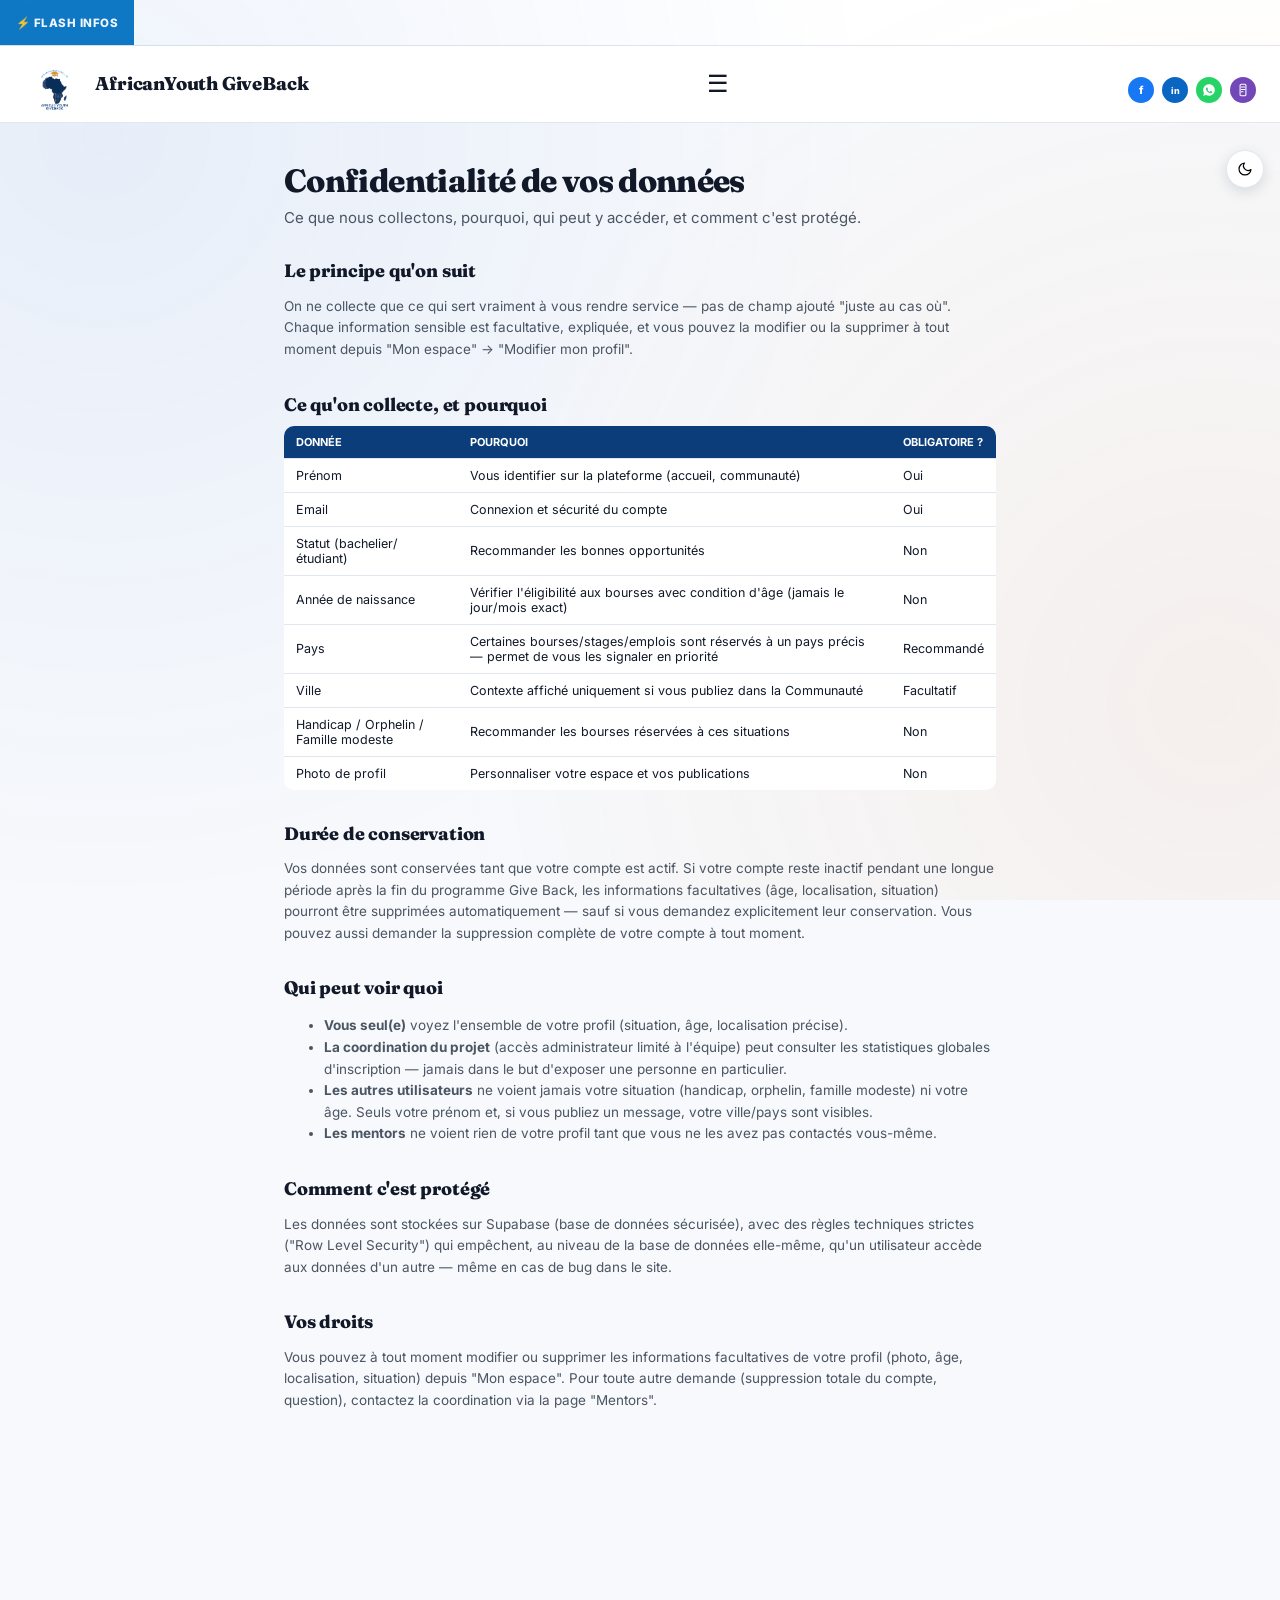
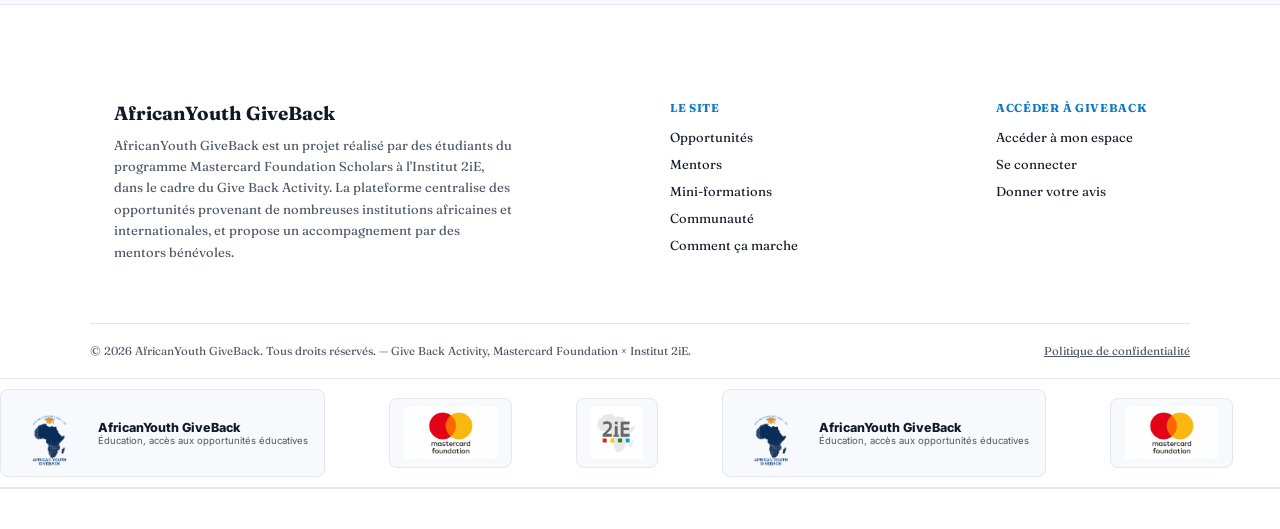
<file: frontend/confidentialite.html>
<!DOCTYPE html>
<html lang="fr">
<head>
<meta charset="UTF-8">
<meta name="viewport" content="width=device-width, initial-scale=1.0">
<title>AfricanYouth GiveBack — Confidentialité</title>
<link rel="preconnect" href="https://fonts.googleapis.com">
<link rel="preconnect" href="https://fonts.gstatic.com" crossorigin>
<link href="https://fonts.googleapis.com/css2?family=Fraunces:opsz,wght@9..144,400;9..144,500;9..144,600;9..144,700;9..144,800&family=Inter:wght@400;500;600;700;800&display=swap" rel="stylesheet">
<link rel="stylesheet" href="style.css">
<style>
  .priv-section{ margin-bottom:32px; }
  .priv-section h2{ font-size:18px; margin:0 0 10px; }
  .priv-section p, .priv-section li{ font-family:Inter,sans-serif; font-size:13.5px; color:var(--ink-soft); line-height:1.6; }
  .priv-table{ width:100%; border-collapse:collapse; margin-top:10px; background:var(--paper-raised); border-radius:10px; overflow:hidden; }
  .priv-table th{ background:var(--forest-deep); color:var(--on-dark); font-family:Inter,sans-serif; font-size:11px; text-transform:uppercase; text-align:left; padding:9px 12px; }
  .priv-table td{ padding:9px 12px; border-top:1px solid var(--line); font-family:Inter,sans-serif; font-size:12.5px; color:var(--ink); }
</style>
</head>
<script src="supabase-js.min.js"></script>
<script src="supabaseClient.js"></script>
<script>
(async function () {
  document.querySelectorAll("[data-until]").forEach(el => {
    const limite = new Date(el.getAttribute("data-until") + "T23:59:59");
    if (new Date() > limite) el.remove();
  });
  try {
    const elOpp = document.getElementById("flashOppCount");
    if (elOpp) {
      const { count } = await db.from("opportunities").select("*", { count: "exact", head: true });
      if (count) elOpp.textContent = count + "+";
    }
  } catch (e) { /* silencieux */ }
  try {
    const elMentor = document.getElementById("flashMentorCount");
    if (elMentor) {
      const { count } = await db.from("mentors").select("*", { count: "exact", head: true });
      if (count) elMentor.textContent = count;
    }
  } catch (e) { /* silencieux */ }
})();
</script>
<body>
<div class="ambient-layer"><div class="wash"></div><div id="ambientParticles"></div></div>
<div class="flash-infos">
  <span class="flash-infos-label">⚡ Flash infos</span>
  <div class="flash-infos-track">
    <span id="flashInfosText"><span id="flashAccompagnement"></span><span id="flashDeadline1" data-until="2026-08-31">📌 Deadline UEMOA, MAINSTREAM et Bourses Mastercard/2iE : 30-31 août 2026 — ne ratez pas la date&nbsp;&nbsp;&nbsp;•&nbsp;&nbsp;&nbsp; </span>🎓 <span id="flashOppCount">28+</span> opportunités vérifiées disponibles sur la plateforme&nbsp;&nbsp;&nbsp;•&nbsp;&nbsp;&nbsp; 🤝 <span id="flashMentorCount">9</span> mentors disponibles pour vous accompagner gratuitement&nbsp;&nbsp;&nbsp;•&nbsp;&nbsp;&nbsp; <img src="logo-mastercard-foundation.png" class="flash-infos-logo" alt="Mastercard Foundation">Un projet mené par des étudiants boursiers de la Mastercard Foundation à <img src="logo-2ie-officiel.png" class="flash-infos-logo" alt="Institut 2iE">l'Institut 2iE&nbsp;&nbsp;&nbsp;•&nbsp;&nbsp;&nbsp; 📱 Retrouvez-nous sur Facebook, LinkedIn et notre chaîne WhatsApp</span>
  </div>
</div>
<header class="topbar">
  <a class="brand" href="index.html">
    <img src="logo-badge-complet.png" alt="AfricanYouth GiveBack" class="brand-mark">
    <div class="brand-text">
      <div class="brand-word">AfricanYouth GiveBack</div>
      <div class="brand-tagline">Éducation, accès aux opportunités</div>
    </div>
  </a>
  <button class="theme-toggle-btn" id="themeToggleBtn" aria-label="Changer de thème">🌙</button>
  <button class="hamburger" aria-label="Menu">☰</button>
  <nav class="sans">
    <a href="index.html">Opportunités</a>
    <a href="tutoriel.html">Comment ça marche</a>
    <a href="espace.html">Mon espace</a>
  </nav>
<script>
(function () {
  const page = (location.pathname.split("/").pop() || "index.html").replace(/\.html$/, "");
  document.querySelectorAll("nav.sans a[href]").forEach(a => {
    const hrefPage = a.getAttribute("href").replace(/\.html$/, "");
    if (hrefPage === page || (page === "" && hrefPage === "index")) a.classList.add("page-active");
  });
})();
</script>
  <div class="social-icons-header">
    <a href="https://www.facebook.com/profile.php?id=61593783893327" target="_blank" rel="noopener" class="social-icon social-fb" aria-label="Facebook" title="Facebook">f</a>
    <a href="https://www.linkedin.com/company/144639927" target="_blank" rel="noopener" class="social-icon social-li" aria-label="LinkedIn" title="LinkedIn">in</a>
    <a href="https://whatsapp.com/channel/0029Vb9Px9H2f3EELsdZdG2Y" target="_blank" rel="noopener" class="social-icon social-wa" aria-label="WhatsApp" title="Chaîne WhatsApp">
      <svg width="14" height="14" viewBox="0 0 24 24" fill="currentColor"><path d="M12 2C6.48 2 2 6.48 2 12c0 1.85.5 3.58 1.35 5.07L2 22l5.07-1.32C8.53 21.5 10.22 22 12 22c5.52 0 10-4.48 10-10S17.52 2 12 2zm5.2 14.2c-.22.62-1.28 1.18-1.77 1.24-.45.06-1.02.08-1.65-.1-.38-.11-.87-.28-1.5-.55-2.64-1.14-4.36-3.8-4.5-3.98-.13-.18-1.07-1.42-1.07-2.7s.68-1.92.92-2.18c.24-.26.53-.32.7-.32l.5.01c.16.01.38-.06.6.45.22.53.75 1.83.82 1.96.07.13.11.29.02.47-.09.18-.14.29-.27.45-.13.16-.28.35-.4.47-.13.13-.27.27-.12.53.16.26.7 1.15 1.5 1.86 1.03.92 1.9 1.2 2.16 1.34.26.13.42.11.57-.07.16-.18.66-.77.83-1.03.18-.26.35-.22.6-.13.24.09 1.53.72 1.79.85.26.13.44.2.5.31.06.11.06.65-.16 1.27z"/></svg>
    </a>
    <a href="https://forms.gle/SzUAyUZCgj9gqtSo7" target="_blank" rel="noopener" class="social-icon social-form" aria-label="Donner votre avis" title="Aidez-nous à améliorer la plateforme">
      <svg width="14" height="14" viewBox="0 0 24 24" fill="none"><path d="M9 2h6a2 2 0 012 2v16a2 2 0 01-2 2H9a2 2 0 01-2-2V4a2 2 0 012-2z" stroke="currentColor" stroke-width="1.8"/><path d="M9 7h6M9 11h6M9 15h3" stroke="currentColor" stroke-width="1.8" stroke-linecap="round"/></svg>
    </a>
  </div>

</header>

<div class="wrap" style="max-width:760px;">
  <h1>Confidentialité de vos données</h1>
  <p class="lead">Ce que nous collectons, pourquoi, qui peut y accéder, et comment c'est protégé.</p>

  <div class="priv-section">
    <h2>Le principe qu'on suit</h2>
    <p>On ne collecte que ce qui sert vraiment à vous rendre service — pas de champ ajouté "juste au cas où". Chaque information sensible est facultative, expliquée, et vous pouvez la modifier ou la supprimer à tout moment depuis "Mon espace" → "Modifier mon profil".</p>
  </div>

  <div class="priv-section">
    <h2>Ce qu'on collecte, et pourquoi</h2>
    <table class="priv-table">
      <thead><tr><th>Donnée</th><th>Pourquoi</th><th>Obligatoire ?</th></tr></thead>
      <tbody>
        <tr><td>Prénom</td><td>Vous identifier sur la plateforme (accueil, communauté)</td><td>Oui</td></tr>
        <tr><td>Email</td><td>Connexion et sécurité du compte</td><td>Oui</td></tr>
        <tr><td>Statut (bachelier/étudiant)</td><td>Recommander les bonnes opportunités</td><td>Non</td></tr>
        <tr><td>Année de naissance</td><td>Vérifier l'éligibilité aux bourses avec condition d'âge (jamais le jour/mois exact)</td><td>Non</td></tr>
        <tr><td>Pays</td><td>Certaines bourses/stages/emplois sont réservés à un pays précis — permet de vous les signaler en priorité</td><td>Recommandé</td></tr>
        <tr><td>Ville</td><td>Contexte affiché uniquement si vous publiez dans la Communauté</td><td>Facultatif</td></tr>
        <tr><td>Handicap / Orphelin / Famille modeste</td><td>Recommander les bourses réservées à ces situations</td><td>Non</td></tr>
        <tr><td>Photo de profil</td><td>Personnaliser votre espace et vos publications</td><td>Non</td></tr>
      </tbody>
    </table>
  </div>

  <div class="priv-section">
    <h2>Durée de conservation</h2>
    <p>Vos données sont conservées tant que votre compte est actif. Si votre compte reste inactif pendant une longue période après la fin du programme Give Back, les informations facultatives (âge, localisation, situation) pourront être supprimées automatiquement — sauf si vous demandez explicitement leur conservation. Vous pouvez aussi demander la suppression complète de votre compte à tout moment.</p>
  </div>

  <div class="priv-section">
    <h2>Qui peut voir quoi</h2>
    <ul>
      <li><b>Vous seul(e)</b> voyez l'ensemble de votre profil (situation, âge, localisation précise).</li>
      <li><b>La coordination du projet</b> (accès administrateur limité à l'équipe) peut consulter les statistiques globales d'inscription — jamais dans le but d'exposer une personne en particulier.</li>
      <li><b>Les autres utilisateurs</b> ne voient jamais votre situation (handicap, orphelin, famille modeste) ni votre âge. Seuls votre prénom et, si vous publiez un message, votre ville/pays sont visibles.</li>
      <li><b>Les mentors</b> ne voient rien de votre profil tant que vous ne les avez pas contactés vous-même.</li>
    </ul>
  </div>

  <div class="priv-section">
    <h2>Comment c'est protégé</h2>
    <p>Les données sont stockées sur Supabase (base de données sécurisée), avec des règles techniques strictes ("Row Level Security") qui empêchent, au niveau de la base de données elle-même, qu'un utilisateur accède aux données d'un autre — même en cas de bug dans le site.</p>
  </div>

  <div class="priv-section">
    <h2>Vos droits</h2>
    <p>Vous pouvez à tout moment modifier ou supprimer les informations facultatives de votre profil (photo, âge, localisation, situation) depuis "Mon espace". Pour toute autre demande (suppression totale du compte, question), contactez la coordination via la page "Mentors".</p>
  </div>
</div>

<script>
(function(){
  const zone = document.getElementById("ambientParticles");
  if (!zone) return;
  const n = 10;
  for (let i = 0; i < n; i++) {
    const dot = document.createElement("span");
    dot.className = "dot";
    const size = 3 + Math.random() * 4;
    dot.style.width = size + "px";
    dot.style.height = size + "px";
    dot.style.left = Math.random() * 100 + "%";
    dot.style.animationDuration = (14 + Math.random() * 12) + "s";
    dot.style.animationDelay = (Math.random() * 14) + "s";
    zone.appendChild(dot);
  }
})();
</script>
<script>
document.querySelectorAll(".hamburger").forEach(btn => {
  btn.addEventListener("click", () => {
    const nav = btn.closest("header").querySelector("nav.sans");
    if (nav) nav.classList.toggle("open");
  });
});
</script>
<footer class="site-footer">
  <div class="wrap footer-top">
    <div class="footer-brand-col">
      <div class="footer-brand-name">AfricanYouth GiveBack</div>
      <p class="footer-brand-tagline">AfricanYouth GiveBack est un projet réalisé par des étudiants du programme Mastercard Foundation Scholars à l'Institut 2iE, dans le cadre du Give Back Activity. La plateforme centralise des opportunités provenant de nombreuses institutions africaines et internationales, et propose un accompagnement par des mentors bénévoles.</p>
    </div>
    <div class="footer-nav-col">
      <h4>Le site</h4>
      <a href="index.html">Opportunités</a>
      <a href="mentors.html">Mentors</a>
      <a href="formations.html">Mini-formations</a>
      <a href="communaute.html">Communauté</a>
      <a href="tutoriel.html">Comment ça marche</a>
    </div>
    <div class="footer-nav-col">
      <h4>Accéder à Giveback</h4>
      <a href="espace.html">Accéder à mon espace</a>
      <a href="auth.html">Se connecter</a>
      <a href="feedback.html">Donner votre avis</a>
    </div>
  </div>
  <div class="wrap footer-bottom-row">
    <span>© 2026 AfricanYouth GiveBack. Tous droits réservés. — Give Back Activity, Mastercard Foundation × Institut 2iE.</span>
    <a href="confidentialite.html">Politique de confidentialité</a>
  </div>
  <div class="partner-logos-marquee">
    <div class="partner-logos-track">
      <a href="index.html" class="own-brand-item">
        <img src="logo-badge-complet.png" alt="AfricanYouth GiveBack">
        <div class="own-brand-text">
          <span class="own-brand-name">AfricanYouth GiveBack</span>
          <span class="own-brand-tagline">Éducation, accès aux opportunités éducatives</span>
        </div>
      </a>
      <a href="https://mastercardfdn.org" target="_blank" rel="noopener"><img src="logo-mastercard-foundation.png" alt="Mastercard Foundation"></a>
      <a href="https://www.2ie-edu.org" target="_blank" rel="noopener"><img src="logo-2ie-officiel.png" alt="Institut 2iE"></a>
      <a href="index.html" class="own-brand-item">
        <img src="logo-badge-complet.png" alt="AfricanYouth GiveBack">
        <div class="own-brand-text">
          <span class="own-brand-name">AfricanYouth GiveBack</span>
          <span class="own-brand-tagline">Éducation, accès aux opportunités éducatives</span>
        </div>
      </a>
      <a href="https://mastercardfdn.org" target="_blank" rel="noopener"><img src="logo-mastercard-foundation.png" alt="Mastercard Foundation"></a>
      <a href="https://www.2ie-edu.org" target="_blank" rel="noopener"><img src="logo-2ie-officiel.png" alt="Institut 2iE"></a>
      <a href="index.html" class="own-brand-item">
        <img src="logo-badge-complet.png" alt="AfricanYouth GiveBack">
        <div class="own-brand-text">
          <span class="own-brand-name">AfricanYouth GiveBack</span>
          <span class="own-brand-tagline">Éducation, accès aux opportunités éducatives</span>
        </div>
      </a>
      <a href="https://mastercardfdn.org" target="_blank" rel="noopener"><img src="logo-mastercard-foundation.png" alt="Mastercard Foundation"></a>
      <a href="https://www.2ie-edu.org" target="_blank" rel="noopener"><img src="logo-2ie-officiel.png" alt="Institut 2iE"></a>
    </div>
  </div>
  <div class="footer-marquee">
    <span class="footer-marquee-track">Cette plateforme est développée par des étudiants boursiers de la Fondation Mastercard en formation à l'Institut International d'Ingénierie de l'Eau et de l'Environnement (2iE) — elle ne constitue pas un service officiel de l'Institut 2iE ni de la Fondation Mastercard.</span>
  </div>
</footer>


<script>
(function () {
  const root = document.documentElement;
  const saved = sessionStorage.getItem("giveback-theme") || "light";
  root.setAttribute("data-theme", saved);

  const MOON_SVG = '<svg width="16" height="16" viewBox="0 0 24 24" fill="none" xmlns="http://www.w3.org/2000/svg"><path d="M21 12.79A9 9 0 1111.21 3 7 7 0 0021 12.79z" stroke="currentColor" stroke-width="1.8" stroke-linecap="round" stroke-linejoin="round"/></svg>';
  const SUN_SVG = '<svg width="16" height="16" viewBox="0 0 24 24" fill="none" xmlns="http://www.w3.org/2000/svg"><circle cx="12" cy="12" r="4.5" stroke="currentColor" stroke-width="1.8"/><path d="M12 2v2.5M12 19.5V22M4.2 4.2l1.8 1.8M18 18l1.8 1.8M2 12h2.5M19.5 12H22M4.2 19.8L6 18M18 6l1.8-1.8" stroke="currentColor" stroke-width="1.8" stroke-linecap="round"/></svg>';

  document.addEventListener("DOMContentLoaded", () => {
    const btn = document.getElementById("themeToggleBtn");
    if (!btn) return;

    function updateIcon() {
      const current = root.getAttribute("data-theme") || "light";
      // L'icône affichée représente le thème vers lequel on bascule en cliquant
      btn.innerHTML = current === "light" ? MOON_SVG : SUN_SVG;
      btn.setAttribute("aria-label", current === "light" ? "Passer au thème sombre" : "Passer au thème clair");
    }
    updateIcon();

    btn.addEventListener("click", () => {
      const current = root.getAttribute("data-theme") || "light";
      const next = current === "light" ? "dark" : "light";
      root.setAttribute("data-theme", next);
      sessionStorage.setItem("giveback-theme", next);
      updateIcon();
    });
  });
})();
</script>

</body>
</html>
</file>
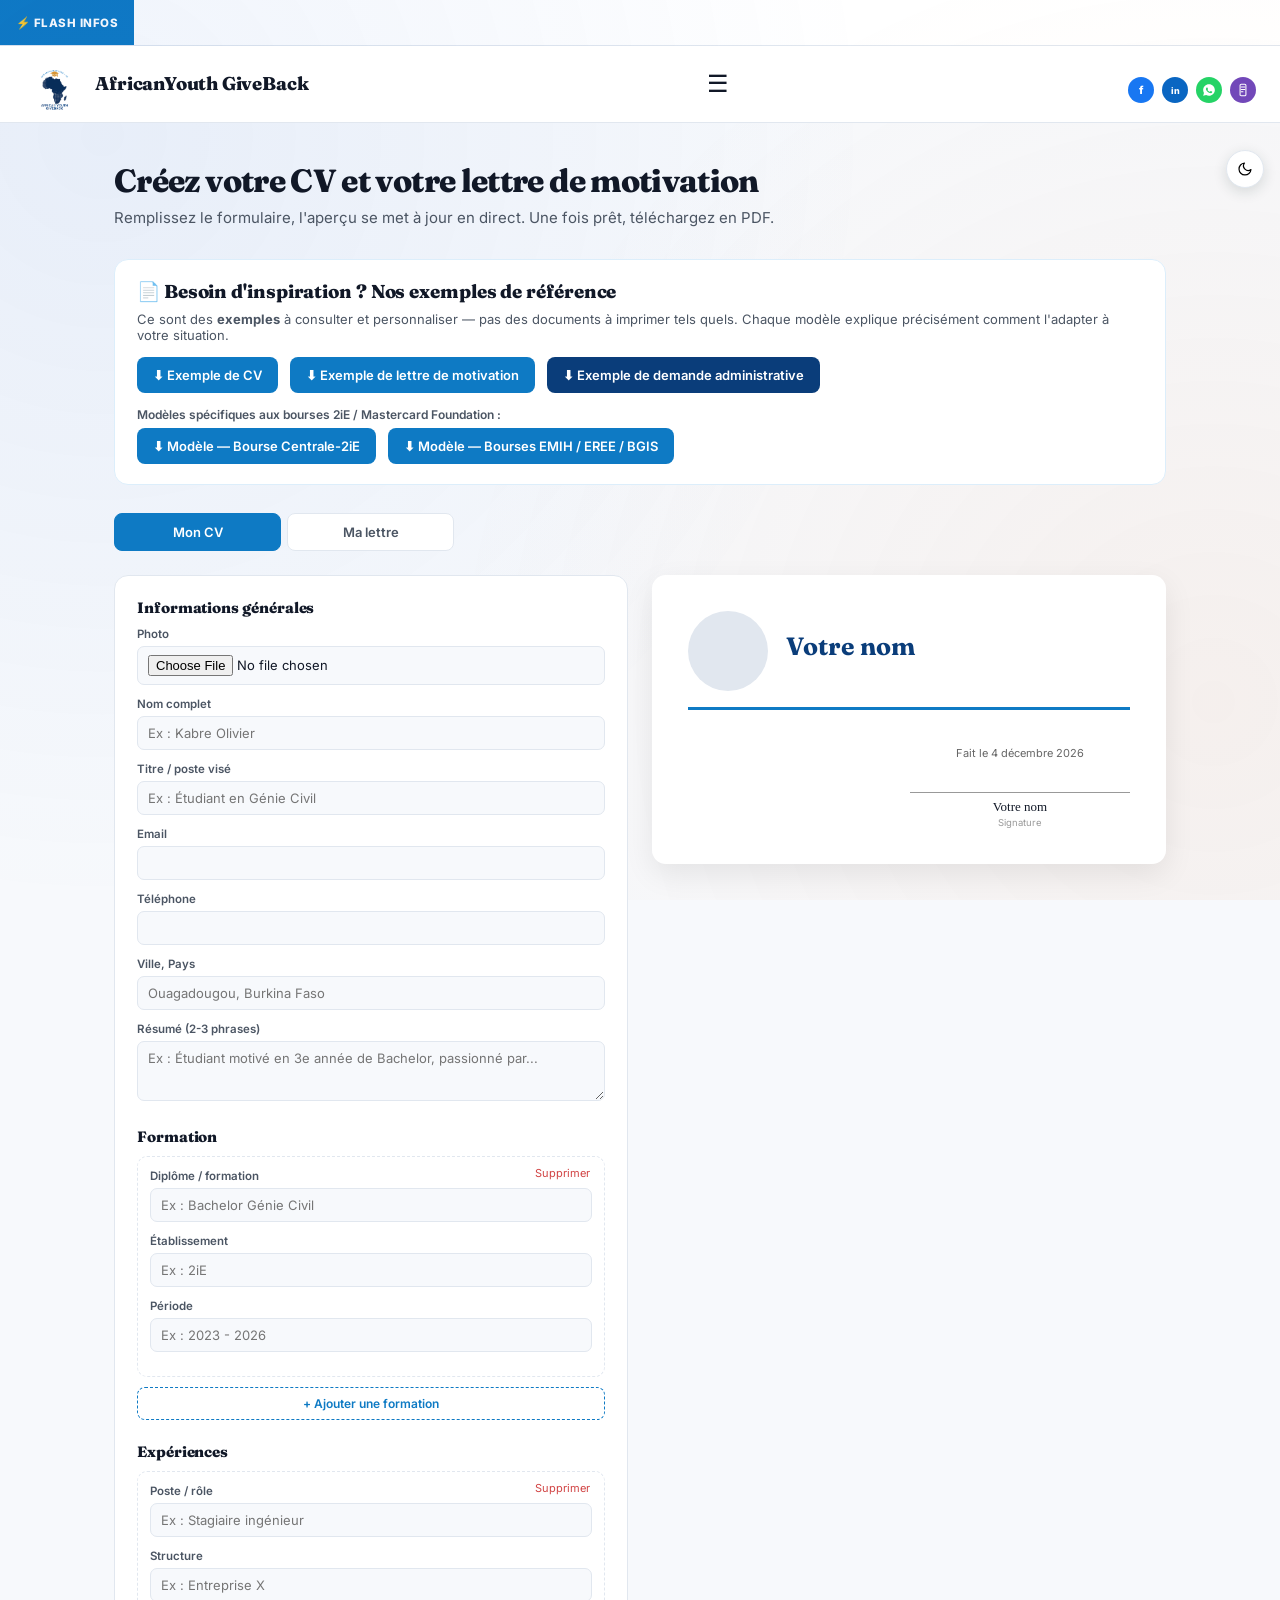
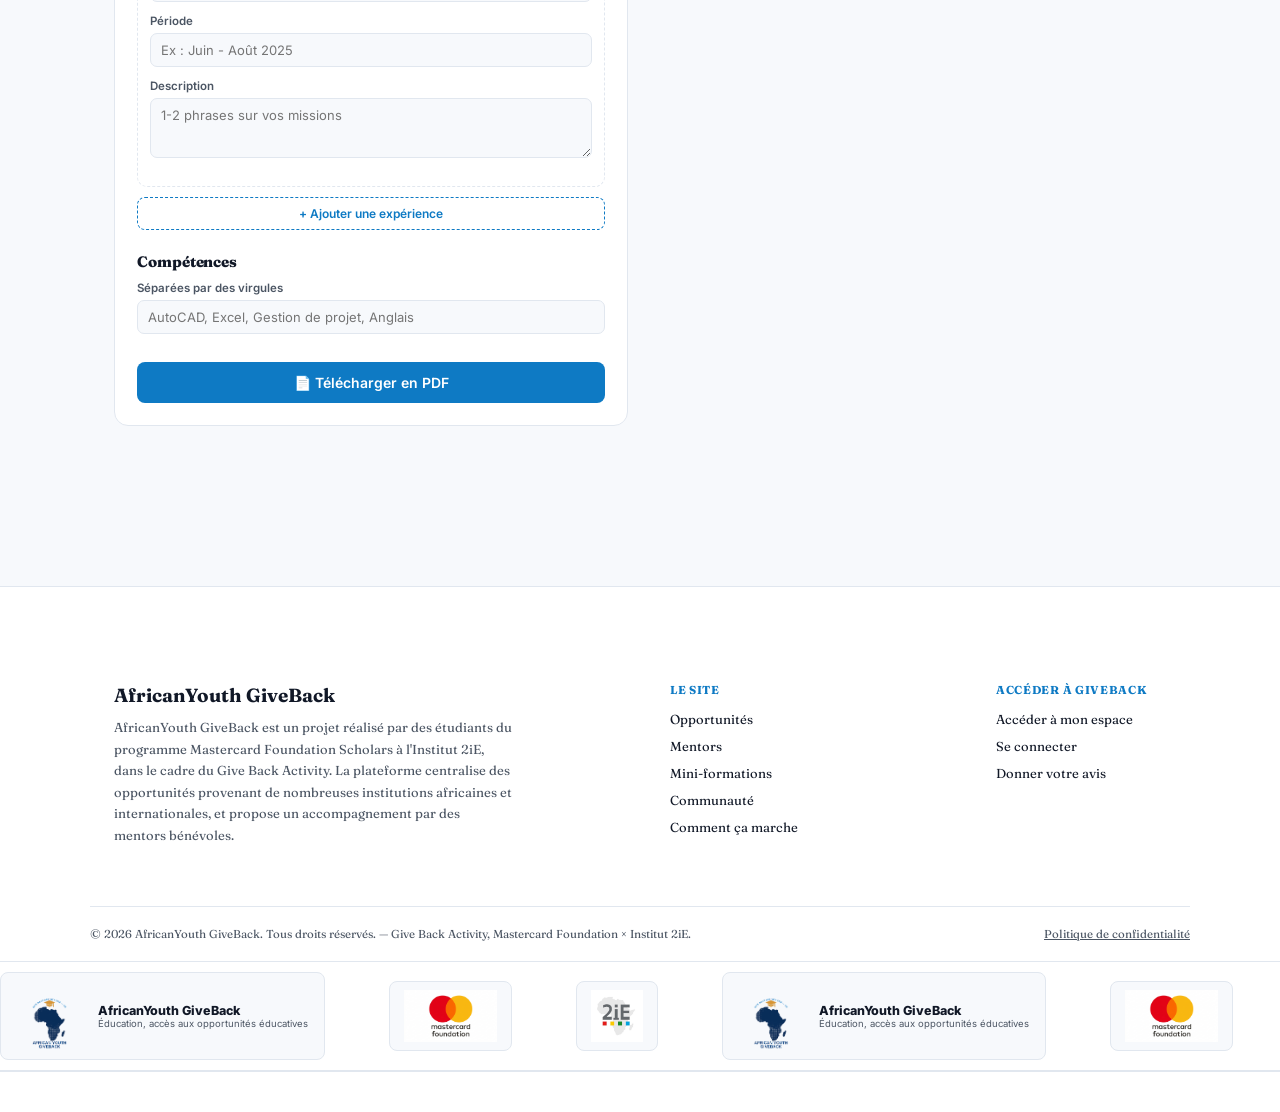
<file: frontend/cv-builder.html>
<!DOCTYPE html>
<html lang="fr">
<head>
<meta charset="UTF-8">
<meta name="viewport" content="width=device-width, initial-scale=1.0">
<title>AfricanYouth GiveBack — Mon CV & ma lettre</title>
<link rel="preconnect" href="https://fonts.googleapis.com">
<link rel="preconnect" href="https://fonts.gstatic.com" crossorigin>
<link href="https://fonts.googleapis.com/css2?family=Fraunces:opsz,wght@9..144,400;9..144,500;9..144,600;9..144,700;9..144,800&family=Inter:wght@400;500;600;700;800&display=swap" rel="stylesheet">
<link rel="stylesheet" href="style.css">
<script src="supabase-js.min.js"></script>
<script src="supabaseClient.js"></script>
<script>
(async function () {
  // Masque automatiquement toute deadline déjà passée dans le bandeau
  document.querySelectorAll("[data-until]").forEach(el => {
    const limite = new Date(el.getAttribute("data-until") + "T23:59:59");
    if (new Date() > limite) el.remove();
  });
  try {
    const elOpp = document.getElementById("flashOppCount");
    if (elOpp) {
      const { count } = await db.from("opportunities").select("*", { count: "exact", head: true });
      if (count) elOpp.textContent = count + "+";
    }
  } catch (e) { /* silencieux, le texte par défaut reste affiché */ }
  try {
    const elMentor = document.getElementById("flashMentorCount");
    if (elMentor) {
      const { count } = await db.from("mentors").select("*", { count: "exact", head: true });
      if (count) elMentor.textContent = count;
    }
  } catch (e) { /* silencieux */ }
})();
</script>
<style>
  .modeles-box{ background:var(--paper-raised); border:1.5px solid var(--gold-soft); border-radius:14px; padding:20px 22px; margin:0 0 28px; }
  .modeles-box .btn{ background:var(--forest); color:#fff; padding:10px 16px; border-radius:8px; font-family:Inter,sans-serif; font-weight:600; font-size:13px; }
  .tool-layout{ display:grid; grid-template-columns:1fr 1fr; gap:24px; align-items:start; }
  @media (max-width:900px){ .tool-layout{ grid-template-columns:1fr; } }
  .form-panel{ background:var(--paper-raised); border:1px solid var(--line); border-radius:14px; padding:22px; }
  .form-panel h3{ font-size:15px; margin:22px 0 10px; }
  .form-panel h3:first-of-type{ margin-top:0; }
  .mini-field{ margin-bottom:12px; }
  .mini-field label{ display:block; font-family:Inter,sans-serif; font-size:11.5px; font-weight:600; margin-bottom:5px; color:var(--ink-soft); }
  .mini-field input, .mini-field textarea{
    width:100%; padding:8px 10px; border:1px solid var(--line); border-radius:7px;
    font-size:13px; font-family:inherit; background:var(--paper); outline:none;
  }
  .mini-field textarea{ resize:vertical; min-height:60px; }
  .repeat-block{ border:1px dashed var(--line); border-radius:10px; padding:12px; margin-bottom:10px; position:relative; }
  .repeat-block button.remove{ position:absolute; top:8px; right:8px; background:none; border:none; color:var(--danger); font-size:11px; font-family:Inter,sans-serif; }
  .add-btn{ background:none; border:1.5px dashed var(--forest); color:var(--forest); border-radius:8px; padding:8px 14px; font-family:Inter,sans-serif; font-size:12px; font-weight:600; width:100%; }

  .cv-preview{ background:#fff; border-radius:14px; box-shadow:0 10px 30px rgba(0,0,0,.08); padding:36px; position:sticky; top:20px; max-height:85vh; overflow-y:auto; }
  .cv-header{ display:flex; gap:18px; align-items:center; border-bottom:3px solid var(--forest); padding-bottom:16px; margin-bottom:18px; }
  .cv-photo{ width:80px; height:80px; border-radius:50%; object-fit:cover; background:var(--line); flex:none; }
  .cv-name{ font-family:"Fraunces",Georgia,serif; font-size:25px; font-weight:700; color:var(--forest-deep); margin:0; }
  .cv-titre{ font-family:Inter,sans-serif; font-size:13px; color:var(--gold); font-weight:700; text-transform:uppercase; letter-spacing:.04em; margin:2px 0 6px; }
  .cv-contact{ font-family:Inter,sans-serif; font-size:11.5px; color:var(--ink-soft); }
  .cv-section-title{ font-family:Inter,sans-serif; font-size:11.5px; font-weight:800; text-transform:uppercase; letter-spacing:.06em; color:var(--forest); border-bottom:1px solid var(--line); padding-bottom:4px; margin:18px 0 10px; }
  .cv-item{ margin-bottom:10px; }
  .cv-item-title{ font-weight:700; font-size:13px; }
  .cv-item-sub{ font-family:Inter,sans-serif; font-size:11.5px; color:var(--ink-soft); }
  .cv-item-desc{ font-family:Inter,sans-serif; font-size:12px; margin-top:3px; }
  .cv-tags{ display:flex; flex-wrap:wrap; gap:6px; }
  .cv-tag{ background:var(--paper); font-family:Inter,sans-serif; font-size:11px; padding:4px 9px; border-radius:6px; }

  .lettre-preview{ background:#fff; border-radius:14px; box-shadow:0 10px 30px rgba(0,0,0,.08); padding:40px; font-family:Georgia,serif; font-size:13.5px; line-height:1.7; color:#222; position:sticky; top:20px; max-height:85vh; overflow-y:auto; white-space:pre-wrap; }
  .doc-credit{
    margin-top:28px; padding-top:10px; border-top:1px solid #eee;
    font-family:Inter,sans-serif; font-size:9px; color:#aaa; text-align:center;
  }

  @media print{
    header, .form-panel, .tabs, h1, p.lead, .search-bar, .filters, .assistant-fab, .assistant-panel,
    .site-footer, .modeles-box, .hamburger, .flash-infos, .theme-toggle-btn, .notif-bell, .notif-panel,
    .partner-logos-marquee, .footer-marquee, .ambient-layer{ display:none !important; }
    .page-shell{ background:#fff !important; padding:0 !important; }
    .tool-layout{ display:block; }
    .cv-preview, .lettre-preview{ box-shadow:none; position:static; max-height:none; }
    body{ background:#fff; }
  }
</style>
</head>
<body>
<div class="ambient-layer"><div class="wash"></div><div id="ambientParticles"></div></div>
<div class="flash-infos">
  <span class="flash-infos-label">⚡ Flash infos</span>
  <div class="flash-infos-track">
    <span id="flashInfosText"><span id="flashAccompagnement"></span><span id="flashDeadline1" data-until="2026-08-31">📌 Deadline UEMOA, MAINSTREAM et Bourses Mastercard/2iE : 30-31 août 2026 — ne ratez pas la date&nbsp;&nbsp;&nbsp;•&nbsp;&nbsp;&nbsp; </span>🎓 <span id="flashOppCount">28+</span> opportunités vérifiées disponibles sur la plateforme&nbsp;&nbsp;&nbsp;•&nbsp;&nbsp;&nbsp; 🤝 <span id="flashMentorCount">9</span> mentors disponibles pour vous accompagner gratuitement&nbsp;&nbsp;&nbsp;•&nbsp;&nbsp;&nbsp; <img src="logo-mastercard-foundation.png" class="flash-infos-logo" alt="Mastercard Foundation">Un projet mené par des étudiants boursiers de la Mastercard Foundation à <img src="logo-2ie-officiel.png" class="flash-infos-logo" alt="Institut 2iE">l'Institut 2iE&nbsp;&nbsp;&nbsp;•&nbsp;&nbsp;&nbsp; 📱 Retrouvez-nous sur Facebook, LinkedIn et notre chaîne WhatsApp</span>
  </div>
</div>
<header class="topbar">
  <a class="brand" href="index.html">
    <img src="logo-badge-complet.png" alt="AfricanYouth GiveBack" class="brand-mark">
    <div class="brand-text">
      <div class="brand-word">AfricanYouth GiveBack</div>
      <div class="brand-tagline">Éducation, accès aux opportunités</div>
    </div>
  </a>
  <button class="theme-toggle-btn" id="themeToggleBtn" aria-label="Changer de thème">🌙</button>
  <button class="hamburger" aria-label="Menu">☰</button>
  <nav class="sans">
    <a href="index.html">Opportunités</a>
    <a href="tutoriel.html">Comment ça marche</a>
    <a href="formations.html">Mini-formations</a>
    <a href="espace.html">Mon espace</a>
  </nav>
<script>
(function () {
  const page = (location.pathname.split("/").pop() || "index.html").replace(/\.html$/, "");
  document.querySelectorAll("nav.sans a[href]").forEach(a => {
    const hrefPage = a.getAttribute("href").replace(/\.html$/, "");
    if (hrefPage === page || (page === "" && hrefPage === "index")) a.classList.add("page-active");
  });
})();
</script>
  <div class="social-icons-header">
    <a href="https://www.facebook.com/profile.php?id=61593783893327" target="_blank" rel="noopener" class="social-icon social-fb" aria-label="Facebook" title="Facebook">f</a>
    <a href="https://www.linkedin.com/company/144639927" target="_blank" rel="noopener" class="social-icon social-li" aria-label="LinkedIn" title="LinkedIn">in</a>
    <a href="https://whatsapp.com/channel/0029Vb9Px9H2f3EELsdZdG2Y" target="_blank" rel="noopener" class="social-icon social-wa" aria-label="WhatsApp" title="Chaîne WhatsApp">
      <svg width="14" height="14" viewBox="0 0 24 24" fill="currentColor"><path d="M12 2C6.48 2 2 6.48 2 12c0 1.85.5 3.58 1.35 5.07L2 22l5.07-1.32C8.53 21.5 10.22 22 12 22c5.52 0 10-4.48 10-10S17.52 2 12 2zm5.2 14.2c-.22.62-1.28 1.18-1.77 1.24-.45.06-1.02.08-1.65-.1-.38-.11-.87-.28-1.5-.55-2.64-1.14-4.36-3.8-4.5-3.98-.13-.18-1.07-1.42-1.07-2.7s.68-1.92.92-2.18c.24-.26.53-.32.7-.32l.5.01c.16.01.38-.06.6.45.22.53.75 1.83.82 1.96.07.13.11.29.02.47-.09.18-.14.29-.27.45-.13.16-.28.35-.4.47-.13.13-.27.27-.12.53.16.26.7 1.15 1.5 1.86 1.03.92 1.9 1.2 2.16 1.34.26.13.42.11.57-.07.16-.18.66-.77.83-1.03.18-.26.35-.22.6-.13.24.09 1.53.72 1.79.85.26.13.44.2.5.31.06.11.06.65-.16 1.27z"/></svg>
    </a>
    <a href="https://forms.gle/SzUAyUZCgj9gqtSo7" target="_blank" rel="noopener" class="social-icon social-form" aria-label="Donner votre avis" title="Aidez-nous à améliorer la plateforme">
      <svg width="14" height="14" viewBox="0 0 24 24" fill="none"><path d="M9 2h6a2 2 0 012 2v16a2 2 0 01-2 2H9a2 2 0 01-2-2V4a2 2 0 012-2z" stroke="currentColor" stroke-width="1.8"/><path d="M9 7h6M9 11h6M9 15h3" stroke="currentColor" stroke-width="1.8" stroke-linecap="round"/></svg>
    </a>
  </div>

</header>

<div class="wrap">
  <h1>Créez votre CV et votre lettre de motivation</h1>
  <p class="lead">Remplissez le formulaire, l'aperçu se met à jour en direct. Une fois prêt, téléchargez en PDF.</p>

  <div class="modeles-box">
    <h3 style="margin:0 0 8px;">📄 Besoin d'inspiration ? Nos exemples de référence</h3>
    <p style="font-size:13px; color:var(--ink-soft); margin:0 0 14px;">
      Ce sont des <b>exemples</b> à consulter et personnaliser — pas des documents à imprimer tels quels. Chaque modèle explique précisément comment l'adapter à votre situation.
    </p>
    <div style="display:flex; gap:12px; flex-wrap:wrap;">
      <a href="modeles/exemple-cv.pdf" target="_blank" class="btn" style="text-decoration:none; display:inline-block;" onclick="logUsage('exemple_cv')">
        ⬇ Exemple de CV
      </a>
      <a href="modeles/exemple-lettre-motivation.pdf" target="_blank" class="btn" style="text-decoration:none; display:inline-block; background:var(--gold);" onclick="logUsage('exemple_lettre_motivation')">
        ⬇ Exemple de lettre de motivation
      </a>
      <a href="modeles/exemple-demande.pdf" target="_blank" class="btn" style="text-decoration:none; display:inline-block; background:var(--forest-deep);" onclick="logUsage('exemple_demande')">
        ⬇ Exemple de demande administrative
      </a>
    </div>
    <p style="font-size:12px; color:var(--ink-soft); margin:14px 0 6px; font-weight:600;">Modèles spécifiques aux bourses 2iE / Mastercard Foundation :</p>
    <div style="display:flex; gap:12px; flex-wrap:wrap;">
      <a href="modeles/modele-lettre-centrale-2ie.pdf" target="_blank" class="btn" style="text-decoration:none; display:inline-block;" onclick="logUsage('modele_centrale_2ie')">
        ⬇ Modèle — Bourse Centrale-2iE
      </a>
      <a href="modeles/modele-lettre-emih-eree-bgis.pdf" target="_blank" class="btn" style="text-decoration:none; display:inline-block; background:var(--gold);" onclick="logUsage('modele_emih_eree_bgis')">
        ⬇ Modèle — Bourses EMIH / EREE / BGIS
      </a>
    </div>
  </div>

  <div class="tabs" style="max-width:340px;">
    <button class="tab active" id="tabCv">Mon CV</button>
    <button class="tab" id="tabLettre">Ma lettre</button>
  </div>

  <div id="cvTool">
  <div class="tool-layout">
    <div class="form-panel">
      <h3>Informations générales</h3>
      <div class="mini-field"><label>Photo</label><input type="file" id="cvPhoto" accept="image/png, image/jpeg, image/webp"><span id="cvPhotoStatus" style="font-family:Inter,sans-serif; font-size:10.5px; color:var(--ink-soft); display:block; margin-top:4px;"></span></div>
      <div class="mini-field"><label>Nom complet</label><input type="text" id="cvNom" placeholder="Ex : Kabre Olivier"></div>
      <div class="mini-field"><label>Titre / poste visé</label><input type="text" id="cvTitre" placeholder="Ex : Étudiant en Génie Civil"></div>
      <div class="mini-field"><label>Email</label><input type="text" id="cvEmail"></div>
      <div class="mini-field"><label>Téléphone</label><input type="text" id="cvTel"></div>
      <div class="mini-field"><label>Ville, Pays</label><input type="text" id="cvLieu" placeholder="Ouagadougou, Burkina Faso"></div>
      <div class="mini-field"><label>Résumé (2-3 phrases)</label><textarea id="cvResume" placeholder="Ex : Étudiant motivé en 3e année de Bachelor, passionné par..."></textarea></div>

      <h3>Formation</h3>
      <div id="cvFormationList"></div>
      <button type="button" class="add-btn" id="addFormation">+ Ajouter une formation</button>

      <h3>Expériences</h3>
      <div id="cvExperienceList"></div>
      <button type="button" class="add-btn" id="addExperience">+ Ajouter une expérience</button>

      <h3>Compétences</h3>
      <div class="mini-field"><label>Séparées par des virgules</label><input type="text" id="cvCompetences" placeholder="AutoCAD, Excel, Gestion de projet, Anglais"></div>

      <button class="btn" style="margin-top:16px; width:100%;" onclick="logUsage('cv_genere'); printClean()">📄 Télécharger en PDF</button>
    </div>

    <div class="cv-preview" id="cvPreview"></div>
  </div>
  </div>

  <div id="lettreTool" style="display:none;">
  <div class="tool-layout">
    <div class="form-panel">
      <h3>Informations</h3>
      <div class="mini-field"><label>Votre nom</label><input type="text" id="lNom"></div>
      <div class="mini-field"><label>Ville, date</label><input type="text" id="lLieuDate" placeholder="Ouagadougou, le 11 août 2026"></div>
      <div class="mini-field"><label>Destinataire (organisme)</label><input type="text" id="lDestinataire" placeholder="Ex : Fondation Mastercard — 2iE"></div>
      <div class="mini-field"><label>Poste / bourse visée</label><input type="text" id="lPoste" placeholder="Ex : Bourse Bachelor BGIS"></div>
      <div class="mini-field"><label>Pourquoi cette opportunité vous intéresse</label><textarea id="lMotivation" placeholder="Ex : Cette bourse correspond à mon projet de..."></textarea></div>
      <div class="mini-field"><label>Vos atouts pour ce poste/cette bourse</label><textarea id="lAtouts" placeholder="Ex : Mon parcours en... m'a permis de développer..."></textarea></div>
      <div class="mini-field"><label>Phrase de conclusion</label><textarea id="lConclusion" placeholder="Ex : Je reste à votre disposition pour un entretien..."></textarea></div>

      <button class="btn" style="margin-top:16px; width:100%;" onclick="logUsage('lettre_generee'); printClean()">📄 Télécharger en PDF</button>
    </div>

    <div class="lettre-preview" id="lettrePreview"></div>
  </div>
  </div>
</div>

<script>
const tabCv = document.getElementById("tabCv");
const tabLettre = document.getElementById("tabLettre");
const cvTool = document.getElementById("cvTool");
const lettreTool = document.getElementById("lettreTool");

tabCv.onclick = () => { tabCv.classList.add("active"); tabLettre.classList.remove("active"); cvTool.style.display="block"; lettreTool.style.display="none"; };
tabLettre.onclick = () => { tabLettre.classList.add("active"); tabCv.classList.remove("active"); lettreTool.style.display="block"; cvTool.style.display="none"; renderLettre(); };

let formationCount = 0;
let experienceCount = 0;

function addFormationBlock() {
  formationCount++;
  const div = document.createElement("div");
  div.className = "repeat-block";
  div.innerHTML = `
    <button type="button" class="remove">Supprimer</button>
    <div class="mini-field"><label>Diplôme / formation</label><input type="text" class="f-diplome" placeholder="Ex : Bachelor Génie Civil"></div>
    <div class="mini-field"><label>Établissement</label><input type="text" class="f-etab" placeholder="Ex : 2iE"></div>
    <div class="mini-field"><label>Période</label><input type="text" class="f-periode" placeholder="Ex : 2023 - 2026"></div>
  `;
  div.querySelector(".remove").addEventListener("click", () => { div.remove(); renderCv(); });
  document.getElementById("cvFormationList").appendChild(div);
  div.querySelectorAll("input").forEach(i => i.addEventListener("input", renderCv));
}

function addExperienceBlock() {
  experienceCount++;
  const div = document.createElement("div");
  div.className = "repeat-block";
  div.innerHTML = `
    <button type="button" class="remove">Supprimer</button>
    <div class="mini-field"><label>Poste / rôle</label><input type="text" class="e-poste" placeholder="Ex : Stagiaire ingénieur"></div>
    <div class="mini-field"><label>Structure</label><input type="text" class="e-structure" placeholder="Ex : Entreprise X"></div>
    <div class="mini-field"><label>Période</label><input type="text" class="e-periode" placeholder="Ex : Juin - Août 2025"></div>
    <div class="mini-field"><label>Description</label><textarea class="e-desc" placeholder="1-2 phrases sur vos missions"></textarea></div>
  `;
  div.querySelector(".remove").addEventListener("click", () => { div.remove(); renderCv(); });
  document.getElementById("cvExperienceList").appendChild(div);
  div.querySelectorAll("input, textarea").forEach(i => i.addEventListener("input", renderCv));
}

document.getElementById("addFormation").addEventListener("click", addFormationBlock);
document.getElementById("addExperience").addEventListener("click", addExperienceBlock);

let cvPhotoDataUrl = "";

function printClean() {
  const originalTitle = document.title;
  document.title = "Document";
  window.addEventListener("afterprint", function restore() {
    document.title = originalTitle;
    window.removeEventListener("afterprint", restore);
  });
  window.print();
}

function renderCv() {
  const photo = cvPhotoDataUrl;
  const nom = document.getElementById("cvNom").value.trim() || "Votre nom";
  const titre = document.getElementById("cvTitre").value.trim();
  const email = document.getElementById("cvEmail").value.trim();
  const tel = document.getElementById("cvTel").value.trim();
  const lieu = document.getElementById("cvLieu").value.trim();
  const resume = document.getElementById("cvResume").value.trim();
  const competences = document.getElementById("cvCompetences").value.trim();

  const formations = Array.from(document.querySelectorAll("#cvFormationList .repeat-block")).map(b => ({
    diplome: b.querySelector(".f-diplome").value.trim(),
    etab: b.querySelector(".f-etab").value.trim(),
    periode: b.querySelector(".f-periode").value.trim(),
  })).filter(f => f.diplome || f.etab);

  const experiences = Array.from(document.querySelectorAll("#cvExperienceList .repeat-block")).map(b => ({
    poste: b.querySelector(".e-poste").value.trim(),
    structure: b.querySelector(".e-structure").value.trim(),
    periode: b.querySelector(".e-periode").value.trim(),
    desc: b.querySelector(".e-desc").value.trim(),
  })).filter(e => e.poste || e.structure);

  const contactParts = [email, tel, lieu].filter(Boolean).join(" · ");

  let html = `
    <div class="cv-header">
      ${photo ? `<img src="${photo}" class="cv-photo">` : `<div class="cv-photo"></div>`}
      <div>
        <p class="cv-name">${nom}</p>
        ${titre ? `<p class="cv-titre">${titre}</p>` : ""}
        <p class="cv-contact">${contactParts}</p>
      </div>
    </div>
  `;

  if (resume) html += `<p style="font-size:12.5px; font-family:Inter,sans-serif; color:#333;">${resume}</p>`;

  if (formations.length) {
    html += `<div class="cv-section-title">Formation</div>`;
    formations.forEach(f => {
      html += `<div class="cv-item"><div class="cv-item-title">${f.diplome}</div><div class="cv-item-sub">${f.etab}${f.periode ? " — " + f.periode : ""}</div></div>`;
    });
  }

  if (experiences.length) {
    html += `<div class="cv-section-title">Expériences</div>`;
    experiences.forEach(e => {
      html += `<div class="cv-item"><div class="cv-item-title">${e.poste}</div><div class="cv-item-sub">${e.structure}${e.periode ? " — " + e.periode : ""}</div>${e.desc ? `<div class="cv-item-desc">${e.desc}</div>` : ""}</div>`;
    });
  }

  if (competences) {
    html += `<div class="cv-section-title">Compétences</div><div class="cv-tags">`;
    competences.split(",").map(c => c.trim()).filter(Boolean).forEach(c => {
      html += `<span class="cv-tag">${c}</span>`;
    });
    html += `</div>`;
  }

  const today = new Date().toLocaleDateString("fr-FR", { day: "numeric", month: "long", year: "numeric" });
  html += `
    <div style="margin-top:36px; display:flex; justify-content:flex-end;">
      <div style="text-align:center; min-width:220px;">
        <p style="font-family:Inter,sans-serif; font-size:11px; color:#666; margin:0 0 32px;">Fait le ${today}</p>
        <div style="border-top:1px solid #999; padding-top:6px;">
          <p style="font-family:Georgia,serif; font-size:13px; margin:0;">${nom}</p>
          <p style="font-family:Inter,sans-serif; font-size:9.5px; color:#999; margin:2px 0 0;">Signature</p>
        </div>
      </div>
    </div>
  `;

  document.getElementById("cvPreview").innerHTML = html;
}

["cvNom","cvTitre","cvEmail","cvTel","cvLieu","cvResume","cvCompetences"].forEach(id => {
  document.getElementById(id).addEventListener("input", renderCv);
});

document.getElementById("cvPhoto").addEventListener("change", (e) => {
  const file = e.target.files[0];
  const status = document.getElementById("cvPhotoStatus");
  if (!file) { cvPhotoDataUrl = ""; status.textContent = ""; renderCv(); return; }
  if (file.size > 3 * 1024 * 1024) {
    status.textContent = "Fichier trop lourd (max 3 Mo).";
    e.target.value = "";
    return;
  }
  const reader = new FileReader();
  reader.onload = () => {
    cvPhotoDataUrl = reader.result;
    status.textContent = "✓ Photo ajoutée";
    renderCv();
  };
  reader.readAsDataURL(file);
});

addFormationBlock();
addExperienceBlock();
renderCv();

function renderLettre() {
  const nom = document.getElementById("lNom").value.trim() || "Votre nom";
  const lieuDate = document.getElementById("lLieuDate").value.trim();
  const destinataire = document.getElementById("lDestinataire").value.trim() || "Madame, Monsieur";
  const poste = document.getElementById("lPoste").value.trim();
  const motivation = document.getElementById("lMotivation").value.trim();
  const atouts = document.getElementById("lAtouts").value.trim();
  const conclusion = document.getElementById("lConclusion").value.trim();

  let text = "";
  if (lieuDate) text += lieuDate + "\n\n";
  text += "Objet : Candidature — " + (poste || "[votre bourse/poste]") + "\n\n";
  text += destinataire + ",\n\n";
  text += motivation ? motivation + "\n\n" : "[Expliquez ici pourquoi cette opportunité vous intéresse]\n\n";
  text += atouts ? atouts + "\n\n" : "[Présentez vos atouts pour cette candidature]\n\n";
  text += conclusion ? conclusion + "\n\n" : "Je reste à votre disposition pour tout complément d'information et me tiens prêt(e) pour un entretien.\n\n";
  text += "Veuillez agréer, " + destinataire + ", l'expression de mes salutations distinguées.\n\n";
  text += nom;

  document.getElementById("lettrePreview").textContent = text;
}

["lNom","lLieuDate","lDestinataire","lPoste","lMotivation","lAtouts","lConclusion"].forEach(id => {
  document.getElementById(id).addEventListener("input", renderLettre);
});
</script>
<script>
document.querySelectorAll(".hamburger").forEach(btn => {
  btn.addEventListener("click", () => {
    const nav = btn.closest("header").querySelector("nav.sans");
    if (nav) nav.classList.toggle("open");
  });
});
</script>
<script>
// Enregistre discrètement l'usage des outils CV/lettre (modèles téléchargés,
// CV/lettre générés) pour mesurer l'impact réel de la plateforme.
// N'affecte jamais l'action de l'utilisateur : erreurs ignorées en silence.
async function logUsage(type) {
  try {
    const { data: { user } } = await db.auth.getUser();
    await db.from("outils_usage").insert({ type, user_id: user ? user.id : null });
  } catch (e) {
    // silencieux : ne jamais bloquer le téléchargement si le suivi échoue
  }
}
</script>
<footer class="site-footer">
  <div class="wrap footer-top">
    <div class="footer-brand-col">
      <div class="footer-brand-name">AfricanYouth GiveBack</div>
      <p class="footer-brand-tagline">AfricanYouth GiveBack est un projet réalisé par des étudiants du programme Mastercard Foundation Scholars à l'Institut 2iE, dans le cadre du Give Back Activity. La plateforme centralise des opportunités provenant de nombreuses institutions africaines et internationales, et propose un accompagnement par des mentors bénévoles.</p>
    </div>
    <div class="footer-nav-col">
      <h4>Le site</h4>
      <a href="index.html">Opportunités</a>
      <a href="mentors.html">Mentors</a>
      <a href="formations.html">Mini-formations</a>
      <a href="communaute.html">Communauté</a>
      <a href="tutoriel.html">Comment ça marche</a>
    </div>
    <div class="footer-nav-col">
      <h4>Accéder à Giveback</h4>
      <a href="espace.html">Accéder à mon espace</a>
      <a href="auth.html">Se connecter</a>
      <a href="feedback.html">Donner votre avis</a>
    </div>
  </div>
  <div class="wrap footer-bottom-row">
    <span>© 2026 AfricanYouth GiveBack. Tous droits réservés. — Give Back Activity, Mastercard Foundation × Institut 2iE.</span>
    <a href="confidentialite.html">Politique de confidentialité</a>
  </div>
  <div class="partner-logos-marquee">
    <div class="partner-logos-track">
      <a href="index.html" class="own-brand-item">
        <img src="logo-badge-complet.png" alt="AfricanYouth GiveBack">
        <div class="own-brand-text">
          <span class="own-brand-name">AfricanYouth GiveBack</span>
          <span class="own-brand-tagline">Éducation, accès aux opportunités éducatives</span>
        </div>
      </a>
      <a href="https://mastercardfdn.org" target="_blank" rel="noopener"><img src="logo-mastercard-foundation.png" alt="Mastercard Foundation"></a>
      <a href="https://www.2ie-edu.org" target="_blank" rel="noopener"><img src="logo-2ie-officiel.png" alt="Institut 2iE"></a>
      <a href="index.html" class="own-brand-item">
        <img src="logo-badge-complet.png" alt="AfricanYouth GiveBack">
        <div class="own-brand-text">
          <span class="own-brand-name">AfricanYouth GiveBack</span>
          <span class="own-brand-tagline">Éducation, accès aux opportunités éducatives</span>
        </div>
      </a>
      <a href="https://mastercardfdn.org" target="_blank" rel="noopener"><img src="logo-mastercard-foundation.png" alt="Mastercard Foundation"></a>
      <a href="https://www.2ie-edu.org" target="_blank" rel="noopener"><img src="logo-2ie-officiel.png" alt="Institut 2iE"></a>
      <a href="index.html" class="own-brand-item">
        <img src="logo-badge-complet.png" alt="AfricanYouth GiveBack">
        <div class="own-brand-text">
          <span class="own-brand-name">AfricanYouth GiveBack</span>
          <span class="own-brand-tagline">Éducation, accès aux opportunités éducatives</span>
        </div>
      </a>
      <a href="https://mastercardfdn.org" target="_blank" rel="noopener"><img src="logo-mastercard-foundation.png" alt="Mastercard Foundation"></a>
      <a href="https://www.2ie-edu.org" target="_blank" rel="noopener"><img src="logo-2ie-officiel.png" alt="Institut 2iE"></a>
    </div>
  </div>
  <div class="footer-marquee">
    <span class="footer-marquee-track">Cette plateforme est développée par des étudiants boursiers de la Fondation Mastercard en formation à l'Institut International d'Ingénierie de l'Eau et de l'Environnement (2iE) — elle ne constitue pas un service officiel de l'Institut 2iE ni de la Fondation Mastercard.</span>
  </div>
</footer>


<script>
(function () {
  const root = document.documentElement;
  const saved = sessionStorage.getItem("giveback-theme") || "light";
  root.setAttribute("data-theme", saved);

  const MOON_SVG = '<svg width="16" height="16" viewBox="0 0 24 24" fill="none" xmlns="http://www.w3.org/2000/svg"><path d="M21 12.79A9 9 0 1111.21 3 7 7 0 0021 12.79z" stroke="currentColor" stroke-width="1.8" stroke-linecap="round" stroke-linejoin="round"/></svg>';
  const SUN_SVG = '<svg width="16" height="16" viewBox="0 0 24 24" fill="none" xmlns="http://www.w3.org/2000/svg"><circle cx="12" cy="12" r="4.5" stroke="currentColor" stroke-width="1.8"/><path d="M12 2v2.5M12 19.5V22M4.2 4.2l1.8 1.8M18 18l1.8 1.8M2 12h2.5M19.5 12H22M4.2 19.8L6 18M18 6l1.8-1.8" stroke="currentColor" stroke-width="1.8" stroke-linecap="round"/></svg>';

  document.addEventListener("DOMContentLoaded", () => {
    const btn = document.getElementById("themeToggleBtn");
    if (!btn) return;

    function updateIcon() {
      const current = root.getAttribute("data-theme") || "light";
      // L'icône affichée représente le thème vers lequel on bascule en cliquant
      btn.innerHTML = current === "light" ? MOON_SVG : SUN_SVG;
      btn.setAttribute("aria-label", current === "light" ? "Passer au thème sombre" : "Passer au thème clair");
    }
    updateIcon();

    btn.addEventListener("click", () => {
      const current = root.getAttribute("data-theme") || "light";
      const next = current === "light" ? "dark" : "light";
      root.setAttribute("data-theme", next);
      sessionStorage.setItem("giveback-theme", next);
      updateIcon();
    });
  });
})();
</script>

</body>
</html>
</file>
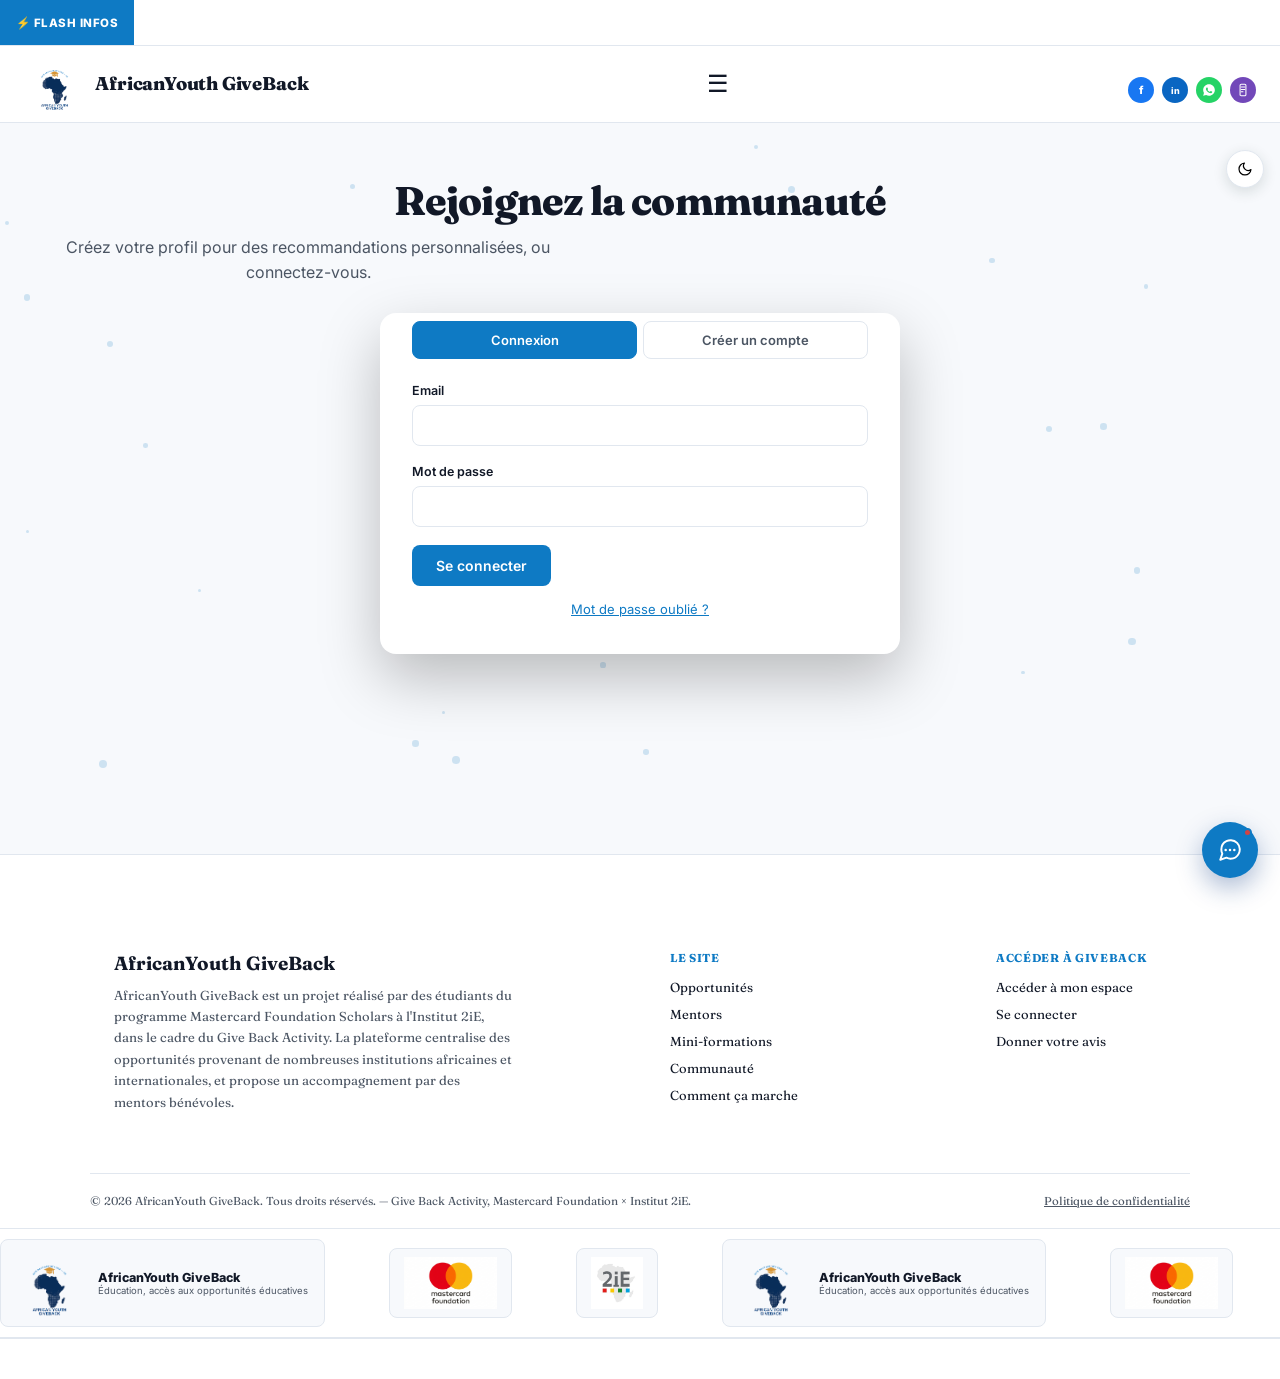
<file: frontend/entretien.html>
<!DOCTYPE html>
<html lang="fr">
<head>
<meta charset="UTF-8">
<meta name="viewport" content="width=device-width, initial-scale=1.0">
<title>AfricanYouth GiveBack — Déclarer un entretien terrain</title>
<link rel="preconnect" href="https://fonts.googleapis.com">
<link rel="preconnect" href="https://fonts.gstatic.com" crossorigin>
<link href="https://fonts.googleapis.com/css2?family=Fraunces:opsz,wght@9..144,400;9..144,500;9..144,600;9..144,700;9..144,800&family=Inter:wght@400;500;600;700;800&display=swap" rel="stylesheet">
<link rel="stylesheet" href="style.css">
<style>
  .acc-wrap{ max-width:560px; margin:0 auto; padding:36px 20px 60px; }
  .acc-intro{ background:var(--paper-raised); border:1.5px solid var(--gold-soft); border-radius:14px; padding:18px 20px; margin:0 0 26px; font-family:Inter,sans-serif; font-size:13px; line-height:1.6; color:var(--ink); }
  .acc-list{ margin-top:36px; }
  .acc-item{ background:var(--paper-raised); border-radius:10px; padding:12px 16px; margin-bottom:10px; font-family:Inter,sans-serif; font-size:12.5px; }
  .acc-item b{ color:var(--forest); }
  .acc-item .meta{ color:var(--ink-soft); font-size:11px; margin-top:4px; }
</style>
</head>
<body>

<div class="flash-infos">
  <span class="flash-infos-label">⚡ Flash infos</span>
  <div class="flash-infos-track">
    <span id="flashInfosText"><span id="flashAccompagnement"></span><span id="flashDeadline1" data-until="2026-08-31">📌 Deadline UEMOA, MAINSTREAM et Bourses Mastercard/2iE : 30-31 août 2026 — ne ratez pas la date&nbsp;&nbsp;&nbsp;•&nbsp;&nbsp;&nbsp; </span>🎓 <span id="flashOppCount">28+</span> opportunités vérifiées disponibles sur la plateforme&nbsp;&nbsp;&nbsp;•&nbsp;&nbsp;&nbsp; 🤝 <span id="flashMentorCount">9</span> mentors disponibles pour vous accompagner gratuitement&nbsp;&nbsp;&nbsp;•&nbsp;&nbsp;&nbsp; <img src="logo-mastercard-foundation.png" class="flash-infos-logo" alt="Mastercard Foundation">Un projet mené par des étudiants boursiers de la Mastercard Foundation à <img src="logo-2ie-officiel.png" class="flash-infos-logo" alt="Institut 2iE">l'Institut 2iE&nbsp;&nbsp;&nbsp;•&nbsp;&nbsp;&nbsp; 📱 Retrouvez-nous sur Facebook, LinkedIn et notre chaîne WhatsApp</span>
  </div>
</div>
<header class="topbar">
  <a class="brand" href="index.html">
    <img src="logo-badge-complet.png" alt="AfricanYouth GiveBack" class="brand-mark">
    <div class="brand-text">
      <div class="brand-word">AfricanYouth GiveBack</div>
      <div class="brand-tagline">Éducation, accès aux opportunités</div>
    </div>
  </a>
  <nav class="sans">
    <a href="espace.html">← Retour à mon espace</a>
    <a href="accompagnement.html">Déclarer un accompagnement</a>
  </nav>
<script>
(function () {
  const page = (location.pathname.split("/").pop() || "index.html").replace(/\.html$/, "");
  document.querySelectorAll("nav.sans a[href]").forEach(a => {
    const hrefPage = a.getAttribute("href").replace(/\.html$/, "");
    if (hrefPage === page || (page === "" && hrefPage === "index")) a.classList.add("page-active");
  });
})();
</script>
  <div class="social-icons-header">
    <a href="https://www.facebook.com/profile.php?id=61593783893327" target="_blank" rel="noopener" class="social-icon social-fb" aria-label="Facebook" title="Facebook">f</a>
    <a href="https://www.linkedin.com/company/144639927" target="_blank" rel="noopener" class="social-icon social-li" aria-label="LinkedIn" title="LinkedIn">in</a>
    <a href="https://whatsapp.com/channel/0029Vb9Px9H2f3EELsdZdG2Y" target="_blank" rel="noopener" class="social-icon social-wa" aria-label="WhatsApp" title="Chaîne WhatsApp">
      <svg width="14" height="14" viewBox="0 0 24 24" fill="currentColor"><path d="M12 2C6.48 2 2 6.48 2 12c0 1.85.5 3.58 1.35 5.07L2 22l5.07-1.32C8.53 21.5 10.22 22 12 22c5.52 0 10-4.48 10-10S17.52 2 12 2zm5.2 14.2c-.22.62-1.28 1.18-1.77 1.24-.45.06-1.02.08-1.65-.1-.38-.11-.87-.28-1.5-.55-2.64-1.14-4.36-3.8-4.5-3.98-.13-.18-1.07-1.42-1.07-2.7s.68-1.92.92-2.18c.24-.26.53-.32.7-.32l.5.01c.16.01.38-.06.6.45.22.53.75 1.83.82 1.96.07.13.11.29.02.47-.09.18-.14.29-.27.45-.13.16-.28.35-.4.47-.13.13-.27.27-.12.53.16.26.7 1.15 1.5 1.86 1.03.92 1.9 1.2 2.16 1.34.26.13.42.11.57-.07.16-.18.66-.77.83-1.03.18-.26.35-.22.6-.13.24.09 1.53.72 1.79.85.26.13.44.2.5.31.06.11.06.65-.16 1.27z"/></svg>
    </a>
    <a href="https://forms.gle/SzUAyUZCgj9gqtSo7" target="_blank" rel="noopener" class="social-icon social-form" aria-label="Donner votre avis" title="Aidez-nous à améliorer la plateforme">
      <svg width="14" height="14" viewBox="0 0 24 24" fill="none"><path d="M9 2h6a2 2 0 012 2v16a2 2 0 01-2 2H9a2 2 0 01-2-2V4a2 2 0 012-2z" stroke="currentColor" stroke-width="1.8"/><path d="M9 7h6M9 11h6M9 15h3" stroke="currentColor" stroke-width="1.8" stroke-linecap="round"/></svg>
    </a>
  </div>

</header>

<section class="page-shell">
  <div class="acc-wrap">
    <h1 style="font-size:22px; margin:0 0 6px;">Déclarer un entretien terrain</h1>
    <p class="lead" style="margin:0 0 18px;">Réservé à l'équipe — pour tracer chaque entretien réalisé pour le diagnostic (pourquoi les jeunes ont du mal à accéder aux opportunités).</p>

    <div class="acc-intro">
      💡 Utilisez un <b>code anonyme</b> pour la personne interrogée (jamais son vrai nom publiquement). Ajoutez une preuve : photo avec la personne, capture de l'échange (WhatsApp, message...), ou indiquez si ça vient d'une réponse au Google Form.
    </div>

    <form id="entForm" class="post-form">
      <div class="field">
        <label>Code de la personne interrogée</label>
        <input type="text" id="intervieweeCode" placeholder="Ex : E01" required>
      </div>
      <div class="field">
        <label>Identité réelle <span class="opt-tag">privé, jamais affiché publiquement</span></label>
        <input type="text" id="identiteReelle" placeholder="Nom complet + contact — pour preuve interne uniquement">
        <p class="privacy-note">Sert uniquement à prouver, en interne, que ce n'est pas inventé si le jury demande à vérifier.</p>
      </div>
      <div class="field">
        <label>Pays de la personne interrogée</label>
        <input type="text" id="pays" placeholder="Ex : Burkina Faso">
      </div>
      <div class="field">
        <label>Résumé des réponses obtenues</label>
        <textarea id="reponses" rows="5" placeholder="Ex : A déjà cherché une bourse. Blocage principal : critères d'éligibilité peu clairs. Confiance mitigée envers les infos en ligne. Aimerait un accompagnement..." required></textarea>
      </div>
      <div class="field">
        <label>Type de preuve</label>
        <select id="typePreuve" style="width:100%; padding:10px; border-radius:8px; border:1px solid var(--line); font-family:Inter,sans-serif;">
          <option value="">— Choisir —</option>
          <option value="photo">Photo avec la personne</option>
          <option value="capture_echange">Capture d'un échange (WhatsApp, message...)</option>
          <option value="google_form">Réponse reçue via le Google Form</option>
          <option value="autre">Autre</option>
        </select>
      </div>
      <div class="field" id="fileFieldZone">
        <label>Fichier de preuve (optionnel)</label>
        <input type="file" id="proofFile" accept="image/png, image/jpeg, image/webp, application/pdf">
        <span id="proofStatus" style="font-family:Inter,sans-serif; font-size:11.5px; color:var(--ink-soft); display:block; margin-top:6px;"></span>
      </div>
      <button class="btn" type="submit" style="width:100%; margin-top:8px;">Enregistrer cet entretien</button>
      <div class="msg" id="entMsg"></div>
    </form>

    <div class="acc-list" id="myEntList"></div>
  </div>
</section>

<script src="supabase-js.min.js"></script>
<script src="supabaseClient.js"></script>
<script>
(async function () {
  // Masque automatiquement toute deadline déjà passée dans le bandeau
  document.querySelectorAll("[data-until]").forEach(el => {
    const limite = new Date(el.getAttribute("data-until") + "T23:59:59");
    if (new Date() > limite) el.remove();
  });
  try {
    const elOpp = document.getElementById("flashOppCount");
    if (elOpp) {
      const { count } = await db.from("opportunities").select("*", { count: "exact", head: true });
      if (count) elOpp.textContent = count + "+";
    }
  } catch (e) { /* silencieux, le texte par défaut reste affiché */ }
  try {
    const elMentor = document.getElementById("flashMentorCount");
    if (elMentor) {
      const { count } = await db.from("mentors").select("*", { count: "exact", head: true });
      if (count) elMentor.textContent = count;
    }
  } catch (e) { /* silencieux */ }
})();
</script>
<script>
let currentUser = null;

async function init() {
  const { data: { session } } = await db.auth.getSession();
  if (!session) {
    window.location.href = "auth.html";
    return;
  }
  currentUser = session.user;
  loadMyDeclarations();
}

function showMsg(el, text, ok) {
  el.textContent = text;
  el.className = "msg " + (ok ? "ok" : "error");
}

document.getElementById("entForm").addEventListener("submit", async (e) => {
  e.preventDefault();
  const msg = document.getElementById("entMsg");
  const proofStatus = document.getElementById("proofStatus");
  const submitBtn = e.target.querySelector('button[type="submit"]');

  const code = document.getElementById("intervieweeCode").value.trim();
  const identiteReelle = document.getElementById("identiteReelle").value.trim();
  const pays = document.getElementById("pays").value.trim();
  const reponses = document.getElementById("reponses").value.trim();
  const typePreuve = document.getElementById("typePreuve").value;
  const file = document.getElementById("proofFile").files[0];

  submitBtn.disabled = true;
  submitBtn.textContent = "Enregistrement...";

  let preuveFichier = null;

  if (file) {
    if (file.size > 8 * 1024 * 1024) {
      showMsg(msg, "Fichier trop lourd (max 8 Mo).", false);
      submitBtn.disabled = false;
      submitBtn.textContent = "Enregistrer cet entretien";
      return;
    }
    proofStatus.textContent = "Envoi de la preuve...";
    const ext = file.name.split(".").pop();
    const filePath = `${currentUser.id}/${Date.now()}.${ext}`;
    const { error: uploadError } = await db.storage.from("preuves-entretiens").upload(filePath, file);
    if (uploadError) {
      showMsg(msg, "Erreur upload preuve : " + uploadError.message, false);
      submitBtn.disabled = false;
      submitBtn.textContent = "Enregistrer cet entretien";
      return;
    }
    preuveFichier = filePath;
    proofStatus.textContent = "✓ Preuve envoyée";
  }

  const { data: profile } = await db.from("profiles").select("prenom, nom").eq("id", currentUser.id).maybeSingle();
  const membreLabel = [profile?.prenom, profile?.nom].filter(Boolean).join(" ") || currentUser.email;

  const { error: insertError } = await db.from("entretiens").insert({
    interviewer: membreLabel,
    interviewee_code: code,
    identite_reelle: identiteReelle || null,
    pays: pays || null,
    reponses,
    type_preuve: typePreuve || null,
    preuve_fichier: preuveFichier,
  });

  submitBtn.disabled = false;
  submitBtn.textContent = "Enregistrer cet entretien";

  if (insertError) {
    showMsg(msg, "Erreur : " + insertError.message, false);
    return;
  }

  showMsg(msg, "✓ Entretien enregistré, merci !", true);
  document.getElementById("entForm").reset();
  proofStatus.textContent = "";
  loadMyDeclarations();
});

async function loadMyDeclarations() {
  const { data: profile } = await db.from("profiles").select("prenom, nom").eq("id", currentUser.id).maybeSingle();
  const membreLabel = [profile?.prenom, profile?.nom].filter(Boolean).join(" ") || currentUser.email;

  const { data } = await db.from("entretiens")
    .select("interviewee_code, pays, reponses, type_preuve, preuve_fichier, created_at")
    .eq("interviewer", membreLabel)
    .order("created_at", { ascending: false })
    .limit(10);

  const zone = document.getElementById("myEntList");
  if (!data || data.length === 0) {
    zone.innerHTML = "";
    return;
  }

  zone.innerHTML = `<h3 style="font-size:15px; margin:0 0 10px;">Vos derniers entretiens déclarés</h3>` +
    data.map(a => `
      <div class="acc-item">
        <b>${a.interviewee_code}</b> ${a.pays ? "— " + a.pays : ""}
        ${a.preuve_fichier ? " 📎" : ""}
        <div class="meta">${new Date(a.created_at).toLocaleDateString("fr-FR")} — ${a.reponses.slice(0, 100)}${a.reponses.length > 100 ? "…" : ""}</div>
      </div>
    `).join("");
}

init();
</script>

<script>
(function () {
  const root = document.documentElement;
  const saved = sessionStorage.getItem("giveback-theme") || "light";
  root.setAttribute("data-theme", saved);

  const MOON_SVG = '<svg width="16" height="16" viewBox="0 0 24 24" fill="none" xmlns="http://www.w3.org/2000/svg"><path d="M21 12.79A9 9 0 1111.21 3 7 7 0 0021 12.79z" stroke="currentColor" stroke-width="1.8" stroke-linecap="round" stroke-linejoin="round"/></svg>';
  const SUN_SVG = '<svg width="16" height="16" viewBox="0 0 24 24" fill="none" xmlns="http://www.w3.org/2000/svg"><circle cx="12" cy="12" r="4.5" stroke="currentColor" stroke-width="1.8"/><path d="M12 2v2.5M12 19.5V22M4.2 4.2l1.8 1.8M18 18l1.8 1.8M2 12h2.5M19.5 12H22M4.2 19.8L6 18M18 6l1.8-1.8" stroke="currentColor" stroke-width="1.8" stroke-linecap="round"/></svg>';

  document.addEventListener("DOMContentLoaded", () => {
    const btn = document.getElementById("themeToggleBtn");
    if (!btn) return;

    function updateIcon() {
      const current = root.getAttribute("data-theme") || "light";
      // L'icône affichée représente le thème vers lequel on bascule en cliquant
      btn.innerHTML = current === "light" ? MOON_SVG : SUN_SVG;
      btn.setAttribute("aria-label", current === "light" ? "Passer au thème sombre" : "Passer au thème clair");
    }
    updateIcon();

    btn.addEventListener("click", () => {
      const current = root.getAttribute("data-theme") || "light";
      const next = current === "light" ? "dark" : "light";
      root.setAttribute("data-theme", next);
      sessionStorage.setItem("giveback-theme", next);
      updateIcon();
    });
  });
})();
</script>

<footer class="site-footer">
  <div class="wrap footer-top">
    <div class="footer-brand-col">
      <div class="footer-brand-name">AfricanYouth GiveBack</div>
      <p class="footer-brand-tagline">AfricanYouth GiveBack est un projet réalisé par des étudiants du programme Mastercard Foundation Scholars à l'Institut 2iE, dans le cadre du Give Back Activity. La plateforme centralise des opportunités provenant de nombreuses institutions africaines et internationales, et propose un accompagnement par des mentors bénévoles.</p>
    </div>
    <div class="footer-nav-col">
      <h4>Le site</h4>
      <a href="index.html">Opportunités</a>
      <a href="mentors.html">Mentors</a>
      <a href="formations.html">Mini-formations</a>
      <a href="communaute.html">Communauté</a>
      <a href="tutoriel.html">Comment ça marche</a>
    </div>
    <div class="footer-nav-col">
      <h4>Accéder à Giveback</h4>
      <a href="espace.html">Accéder à mon espace</a>
      <a href="auth.html">Se connecter</a>
      <a href="feedback.html">Donner votre avis</a>
    </div>
  </div>
  <div class="wrap footer-bottom-row">
    <span>© 2026 AfricanYouth GiveBack. Tous droits réservés. — Give Back Activity, Mastercard Foundation × Institut 2iE.</span>
    <a href="confidentialite.html">Politique de confidentialité</a>
  </div>
  <div class="partner-logos-marquee">
    <div class="partner-logos-track">
      <a href="index.html" class="own-brand-item">
        <img src="logo-badge-complet.png" alt="AfricanYouth GiveBack">
        <div class="own-brand-text">
          <span class="own-brand-name">AfricanYouth GiveBack</span>
          <span class="own-brand-tagline">Éducation, accès aux opportunités éducatives</span>
        </div>
      </a>
      <a href="https://mastercardfdn.org" target="_blank" rel="noopener"><img src="logo-mastercard-foundation.png" alt="Mastercard Foundation"></a>
      <a href="https://www.2ie-edu.org" target="_blank" rel="noopener"><img src="logo-2ie-officiel.png" alt="Institut 2iE"></a>
      <a href="index.html" class="own-brand-item">
        <img src="logo-badge-complet.png" alt="AfricanYouth GiveBack">
        <div class="own-brand-text">
          <span class="own-brand-name">AfricanYouth GiveBack</span>
          <span class="own-brand-tagline">Éducation, accès aux opportunités éducatives</span>
        </div>
      </a>
      <a href="https://mastercardfdn.org" target="_blank" rel="noopener"><img src="logo-mastercard-foundation.png" alt="Mastercard Foundation"></a>
      <a href="https://www.2ie-edu.org" target="_blank" rel="noopener"><img src="logo-2ie-officiel.png" alt="Institut 2iE"></a>
      <a href="index.html" class="own-brand-item">
        <img src="logo-badge-complet.png" alt="AfricanYouth GiveBack">
        <div class="own-brand-text">
          <span class="own-brand-name">AfricanYouth GiveBack</span>
          <span class="own-brand-tagline">Éducation, accès aux opportunités éducatives</span>
        </div>
      </a>
      <a href="https://mastercardfdn.org" target="_blank" rel="noopener"><img src="logo-mastercard-foundation.png" alt="Mastercard Foundation"></a>
      <a href="https://www.2ie-edu.org" target="_blank" rel="noopener"><img src="logo-2ie-officiel.png" alt="Institut 2iE"></a>
    </div>
  </div>
  <div class="footer-marquee">
    <span class="footer-marquee-track">Cette plateforme est développée par des étudiants boursiers de la Fondation Mastercard en formation à l'Institut International d'Ingénierie de l'Eau et de l'Environnement (2iE) — elle ne constitue pas un service officiel de l'Institut 2iE ni de la Fondation Mastercard.</span>
  </div>
</footer>

</body>
</html>
</file>
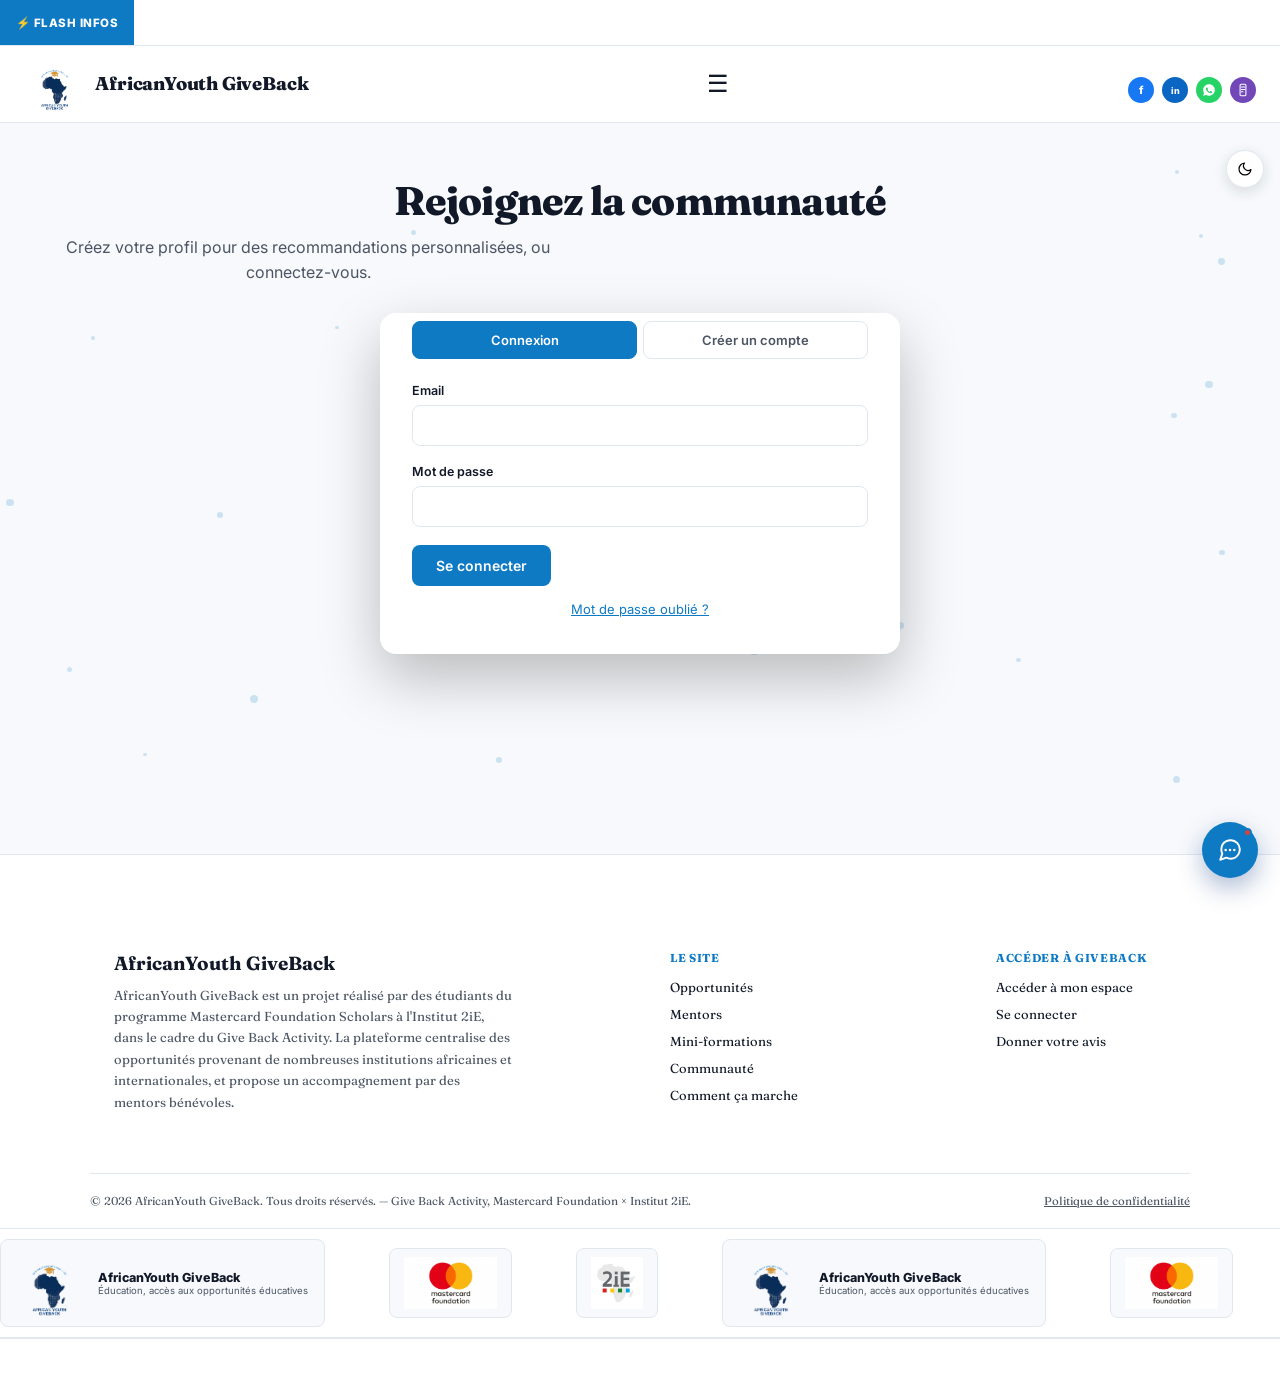
<file: frontend/espace.html>
<!DOCTYPE html>
<html lang="fr">
<head>
<meta charset="UTF-8">
<meta name="viewport" content="width=device-width, initial-scale=1.0">
<title>AfricanYouth GiveBack — Mon espace</title>
<link rel="preconnect" href="https://fonts.googleapis.com">
<link rel="preconnect" href="https://fonts.gstatic.com" crossorigin>
<link href="https://fonts.googleapis.com/css2?family=Fraunces:opsz,wght@9..144,400;9..144,500;9..144,600;9..144,700;9..144,800&family=Inter:wght@400;500;600;700;800&display=swap" rel="stylesheet">
<link rel="stylesheet" href="style.css">
</head>
<body>

<div id="oppDetailOverlay" class="opp-detail-overlay" style="display:none;" onclick="if(event.target===this) closeOppDetail()">
  <div class="opp-detail-modal">
    <button class="opp-detail-close" onclick="closeOppDetail()" aria-label="Fermer">✕</button>
    <div id="oppDetailContent"></div>
  </div>
</div>

<div id="whatsappModalOverlay" class="whatsapp-modal-overlay" style="display:none;">
  <div class="whatsapp-modal">
    <h2 style="margin:0 0 8px;">Un dernier détail 📱</h2>
    <p class="sans" style="color:var(--ink-soft); font-size:13.5px; margin:0 0 20px;">
      Pour que les mentors puissent vous recontacter directement, merci de compléter votre numéro WhatsApp avant de continuer.
    </p>
    <div class="field">
      <label>Numéro WhatsApp</label>
      <input type="text" id="modalWhatsapp" placeholder="Ex : 22670123456 (indicatif pays, sans le 0, sans espaces)">
    </div>
    <button class="btn" id="modalWhatsappSave" style="width:100%;">Enregistrer et continuer</button>
    <div class="msg" id="modalWhatsappMsg"></div>
  </div>
</div>

<div class="ambient-layer" style="display:none"><div class="wash"></div><div id="ambientParticles"></div></div>
<div class="flash-infos">
  <span class="flash-infos-label">⚡ Flash infos</span>
  <div class="flash-infos-track">
    <span id="flashInfosText"><span id="flashAccompagnement"></span><span id="flashDeadline1" data-until="2026-08-31">📌 Deadline UEMOA, MAINSTREAM et Bourses Mastercard/2iE : 30-31 août 2026 — ne ratez pas la date&nbsp;&nbsp;&nbsp;•&nbsp;&nbsp;&nbsp; </span>🎓 <span id="flashOppCount">28+</span> opportunités vérifiées disponibles sur la plateforme&nbsp;&nbsp;&nbsp;•&nbsp;&nbsp;&nbsp; 🤝 <span id="flashMentorCount">9</span> mentors disponibles pour vous accompagner gratuitement&nbsp;&nbsp;&nbsp;•&nbsp;&nbsp;&nbsp; <img src="logo-mastercard-foundation.png" class="flash-infos-logo" alt="Mastercard Foundation">Un projet mené par des étudiants boursiers de la Mastercard Foundation à <img src="logo-2ie-officiel.png" class="flash-infos-logo" alt="Institut 2iE">l'Institut 2iE&nbsp;&nbsp;&nbsp;•&nbsp;&nbsp;&nbsp; 📱 Retrouvez-nous sur Facebook, LinkedIn et notre chaîne WhatsApp</span>
  </div>
</div>
<header class="topbar">
  <a class="brand" href="index.html">
    <img src="logo-badge-complet.png" alt="AfricanYouth GiveBack" class="brand-mark">
    <div class="brand-text">
      <div class="brand-word">AfricanYouth GiveBack</div>
      <div class="brand-tagline">Éducation, accès aux opportunités</div>
    </div>
  </a>
  <button class="theme-toggle-btn" id="themeToggleBtn" aria-label="Changer de thème">🌙</button>
  <button class="hamburger" aria-label="Menu">☰</button>
  <nav class="sans" style="align-items:center;">
    <a href="index.html">Opportunités</a>
    <a href="tutoriel.html">Comment ça marche</a>
    <a href="formations.html">Mini-formations</a>
    <a href="mentors.html">Mentors</a>
    <a href="communaute.html">Communauté</a>
    <a href="cv-builder.html">Mon CV</a>
    <a href="feedback.html">Votre avis</a>
    <a href="#" id="logoutLink">Se déconnecter</a>
  </nav>
  <button id="notifBell" class="notif-bell" aria-label="Notifications">
    <svg width="20" height="20" viewBox="0 0 24 24" fill="none" xmlns="http://www.w3.org/2000/svg">
      <path d="M12 22c1.1 0 2-.9 2-2h-4a2 2 0 002 2zM18 16v-5c0-3.07-1.63-5.64-4.5-6.32V4a1.5 1.5 0 00-3 0v.68C7.63 5.36 6 7.92 6 11v5l-2 2v1h16v-1l-2-2z" fill="currentColor"/>
    </svg>
    <span id="notifCount" class="notif-count"></span>
  </button>
<script>
(function () {
  const page = (location.pathname.split("/").pop() || "index.html").replace(/\.html$/, "");
  document.querySelectorAll("nav.sans a[href]").forEach(a => {
    const hrefPage = a.getAttribute("href").replace(/\.html$/, "");
    if (hrefPage === page || (page === "" && hrefPage === "index")) a.classList.add("page-active");
  });
})();
</script>
  <div class="social-icons-header">
    <a href="https://www.facebook.com/profile.php?id=61593783893327" target="_blank" rel="noopener" class="social-icon social-fb" aria-label="Facebook" title="Facebook">f</a>
    <a href="https://www.linkedin.com/company/144639927" target="_blank" rel="noopener" class="social-icon social-li" aria-label="LinkedIn" title="LinkedIn">in</a>
    <a href="https://whatsapp.com/channel/0029Vb9Px9H2f3EELsdZdG2Y" target="_blank" rel="noopener" class="social-icon social-wa" aria-label="WhatsApp" title="Chaîne WhatsApp">
      <svg width="14" height="14" viewBox="0 0 24 24" fill="currentColor"><path d="M12 2C6.48 2 2 6.48 2 12c0 1.85.5 3.58 1.35 5.07L2 22l5.07-1.32C8.53 21.5 10.22 22 12 22c5.52 0 10-4.48 10-10S17.52 2 12 2zm5.2 14.2c-.22.62-1.28 1.18-1.77 1.24-.45.06-1.02.08-1.65-.1-.38-.11-.87-.28-1.5-.55-2.64-1.14-4.36-3.8-4.5-3.98-.13-.18-1.07-1.42-1.07-2.7s.68-1.92.92-2.18c.24-.26.53-.32.7-.32l.5.01c.16.01.38-.06.6.45.22.53.75 1.83.82 1.96.07.13.11.29.02.47-.09.18-.14.29-.27.45-.13.16-.28.35-.4.47-.13.13-.27.27-.12.53.16.26.7 1.15 1.5 1.86 1.03.92 1.9 1.2 2.16 1.34.26.13.42.11.57-.07.16-.18.66-.77.83-1.03.18-.26.35-.22.6-.13.24.09 1.53.72 1.79.85.26.13.44.2.5.31.06.11.06.65-.16 1.27z"/></svg>
    </a>
    <a href="https://forms.gle/SzUAyUZCgj9gqtSo7" target="_blank" rel="noopener" class="social-icon social-form" aria-label="Donner votre avis" title="Aidez-nous à améliorer la plateforme">
      <svg width="14" height="14" viewBox="0 0 24 24" fill="none"><path d="M9 2h6a2 2 0 012 2v16a2 2 0 01-2 2H9a2 2 0 01-2-2V4a2 2 0 012-2z" stroke="currentColor" stroke-width="1.8"/><path d="M9 7h6M9 11h6M9 15h3" stroke="currentColor" stroke-width="1.8" stroke-linecap="round"/></svg>
    </a>
  </div>

  <div id="notifPanel" class="notif-panel"></div>
</header>

<section class="page-shell">
  <div class="shell-bg"></div>
  <div class="shell-particles" id="heroParticles"></div>

  <div class="hero-content" style="display:flex; align-items:center; justify-content:space-between; gap:14px; padding-top:56px; padding-bottom:8px; max-width:900px;">
    <div style="display:flex; align-items:center; gap:14px;">
      <div id="userAvatar" style="width:48px;height:48px;border-radius:50%;background:linear-gradient(135deg,var(--forest),var(--gold));display:flex;align-items:center;justify-content:center;color:var(--on-dark);font-family:Inter,sans-serif;font-weight:700;font-size:15px;flex:none;"></div>
      <div>
        <h1 id="greeting" style="margin:0 0 4px;">Bonjour</h1>
        <p class="lead" style="margin:0;">Vos opportunités recommandées et le suivi de vos candidatures.</p>
      </div>
    </div>
    <div class="account-menu-wrap" style="position:relative;">
      <button id="accountMenuBtn" class="account-menu-btn" aria-label="Mon compte" title="Mon compte">
        <svg width="18" height="18" viewBox="0 0 24 24" fill="none"><circle cx="12" cy="8" r="4" stroke="currentColor" stroke-width="1.8"/><path d="M4 20c0-4 3.5-7 8-7s8 3 8 7" stroke="currentColor" stroke-width="1.8" stroke-linecap="round"/></svg>
        <span>Mon compte</span>
        <svg width="10" height="6" viewBox="0 0 10 6" style="margin-left:2px;"><path d="M1 1l4 4 4-4" stroke="currentColor" stroke-width="1.6" fill="none" stroke-linecap="round"/></svg>
      </button>
      <div id="accountMenuDropdown" class="account-menu-dropdown" style="display:none;">
        <button id="editProfileBtn" class="account-menu-item">
          <svg width="16" height="16" viewBox="0 0 24 24" fill="none"><path d="M12 20h9" stroke="currentColor" stroke-width="1.8" stroke-linecap="round"/><path d="M16.5 3.5a2.12 2.12 0 013 3L7 19l-4 1 1-4L16.5 3.5z" stroke="currentColor" stroke-width="1.8" stroke-linecap="round" stroke-linejoin="round"/></svg>
          Modifier mon profil
        </button>
      </div>
    </div>
  </div>

  <script>
    document.getElementById("accountMenuBtn").addEventListener("click", (e) => {
      e.stopPropagation();
      const dd = document.getElementById("accountMenuDropdown");
      dd.style.display = dd.style.display === "none" ? "block" : "none";
    });
    document.addEventListener("click", () => {
      document.getElementById("accountMenuDropdown").style.display = "none";
    });
  </script>

  <div class="wrap shell-inner" id="editProfileZone" style="display:none; padding-top:0; padding-bottom:0;">
    <div class="post-form" style="margin-bottom:24px;">
      <div class="field">
        <label>Prénom</label>
        <input type="text" id="editPrenom">
      </div>
      <div class="field">
        <label>Nom</label>
        <input type="text" id="editNom">
      </div>
      <div class="field">
        <label>Photo de profil</label>
        <div class="photo-upload-row">
          <img id="editPhotoPreview" src="" alt="" style="display:none; width:64px; height:64px; border-radius:50%; object-fit:cover;">
          <label for="editPhotoFile" class="btn-outline" style="cursor:pointer; display:inline-block;">📷 Choisir une photo</label>
          <input type="file" id="editPhotoFile" accept="image/png, image/jpeg, image/webp" style="display:none;">
          <span id="photoUploadStatus" style="font-family:Inter,sans-serif; font-size:12px; color:var(--ink-soft);"></span>
        </div>
        <input type="hidden" id="editPhotoUrl">
      </div>
      <div class="field">
        <label>Année de naissance</label>
        <input type="number" id="editAnneeNaissance" placeholder="Ex : 2003" min="1980" max="2015" required>
        <p class="privacy-note">Juste l'année — suffisant pour vérifier votre éligibilité aux bourses ayant une condition d'âge. Non affichée publiquement.</p>
      </div>
      <div class="field">
        <label>Nationalité</label>
        <input type="text" id="editNationalite" placeholder="Ex : Burkinabè">
        <p class="privacy-note">La plupart des bourses exigent d'être ressortissant(e) d'un pays précis — c'est le critère le plus déterminant pour votre éligibilité.</p>
      </div>
      <div class="field">
        <label>Numéro WhatsApp</label>
        <input type="text" id="editWhatsapp" placeholder="Ex : 22670123456 (indicatif pays, sans le 0, sans espaces)">
        <p class="privacy-note">Permet aux mentors de vous recontacter directement. Jamais affiché publiquement.</p>
      </div>
      <div class="field">
        <label>Pays de résidence</label>
        <input type="text" id="editPays" placeholder="Ex : Burkina Faso">
        <p class="privacy-note">Utile pour les stages/emplois locaux, qui dépendent d'où vous vivez plutôt que de votre nationalité.</p>
      </div>
      <div class="field">
        <label>Ville <span class="opt-tag">facultatif</span></label>
        <input type="text" id="editVille" placeholder="Ex : Ouagadougou">
        <p class="privacy-note">Sert uniquement de contexte si vous publiez dans la Communauté — n'affecte pas vos recommandations.</p>
      </div>
      <div class="field">
        <label>Votre situation</label>
        <div class="checkgrid">
          <label class="chk"><input type="radio" name="editStatut" value="bachelier"> Nouveau bachelier</label>
          <label class="chk"><input type="radio" name="editStatut" value="etudiant"> Étudiant en cours</label>
          <label class="chk"><input type="radio" name="editStatut" value="autre"> Autre</label>
        </div>
      </div>
      <div class="field">
        <label>Dernier diplôme obtenu</label>
        <select id="editDernierDiplome">
          <option value="">Non précisé</option>
          <option value="BAC">Baccalauréat</option>
          <option value="Licence">Licence</option>
          <option value="Master">Master</option>
          <option value="Doctorat">Doctorat</option>
        </select>
        <p class="privacy-note">Mettez à jour ce champ dès que vous obtenez un nouveau diplôme — on ajustera automatiquement les bourses recommandées à votre niveau réel.</p>
      </div>
      <div class="field">
        <label>Domaine d'étude</label>
        <select id="editDomaineEtude">
          <option value="">Non précisé</option>
          <option value="Ingénierie">Ingénierie</option>
          <option value="Santé">Santé</option>
          <option value="Sciences">Sciences</option>
          <option value="Littérature">Littérature</option>
          <option value="Communication">Communication</option>
          <option value="Sciences Politiques">Sciences Politiques</option>
          <option value="Numérique">Numérique</option>
          <option value="Agriculture">Agriculture</option>
          <option value="Business">Business / Gestion</option>
          <option value="Environnement">Environnement</option>
          <option value="Tous domaines">Autre / Plusieurs domaines</option>
        </select>
        <p class="privacy-note">Utilisé pour vous recommander des bourses correspondant à votre spécialité.</p>
      </div>
      <div class="field">
        <label>Cela s'applique à vous aujourd'hui ? <span class="opt-tag">entièrement facultatif, modifiable librement</span></label>
        <div class="checkgrid">
          <label class="chk"><input type="checkbox" value="handicap"> Situation de handicap</label>
          <label class="chk"><input type="checkbox" value="orphelin"> Orphelin</label>
          <label class="chk"><input type="checkbox" value="famille-modeste"> Famille modeste</label>
        </div>
        <p class="privacy-note">
          <b>Pourquoi :</b> uniquement pour vous recommander des bourses réservées à ces situations.<br>
          <b>Qui peut le voir :</b> vous seul(e), et l'équipe coordinatrice à des fins statistiques globales et anonymisées — jamais affiché nominativement, jamais public.<br>
          <b>Protection :</b> accès strictement contrôlé (Row Level Security).
        </p>
      </div>
      <button class="btn" id="saveProfileBtn">Enregistrer les modifications</button>
      <div class="msg" id="profileMsg"></div>
    </div>
  </div>

  <div class="wrap shell-inner">
  <div class="search-bar">
    <svg class="search-bar-icon" width="18" height="18" viewBox="0 0 24 24" fill="none"><circle cx="11" cy="11" r="7" stroke="currentColor" stroke-width="2"/><path d="M21 21l-4.35-4.35" stroke="currentColor" stroke-width="2" stroke-linecap="round"/></svg>
    <input type="text" id="searchInput" placeholder="Rechercher une bourse, un stage, un mot-clé…">
  </div>
  <div class="filters-bar">
    <div class="dropdown-filter" id="ddType">
      <button class="dropdown-btn" data-dd="ddType">
        <span id="ddTypeLabel">Type</span>
        <svg width="10" height="6" viewBox="0 0 10 6"><path d="M1 1l4 4 4-4" stroke="currentColor" stroke-width="1.6" fill="none" stroke-linecap="round"/></svg>
      </button>
      <div class="dropdown-menu" id="filters"></div>
    </div>
    <div class="dropdown-filter" id="ddNiveau">
      <button class="dropdown-btn" data-dd="ddNiveau">
        <span id="ddNiveauLabel">Niveau d'études</span>
        <svg width="10" height="6" viewBox="0 0 10 6"><path d="M1 1l4 4 4-4" stroke="currentColor" stroke-width="1.6" fill="none" stroke-linecap="round"/></svg>
      </button>
      <div class="dropdown-menu" id="filtersNiveau"></div>
    </div>
    <div class="dropdown-filter" id="ddPays">
      <button class="dropdown-btn" data-dd="ddPays">
        <span id="ddPaysLabel">Pays / zone</span>
        <svg width="10" height="6" viewBox="0 0 10 6"><path d="M1 1l4 4 4-4" stroke="currentColor" stroke-width="1.6" fill="none" stroke-linecap="round"/></svg>
      </button>
      <div class="dropdown-menu" id="filtersPays"></div>
    </div>
    <div class="dropdown-filter" id="ddDomaine">
      <button class="dropdown-btn" data-dd="ddDomaine">
        <span id="ddDomaineLabel">Domaine</span>
        <svg width="10" height="6" viewBox="0 0 10 6"><path d="M1 1l4 4 4-4" stroke="currentColor" stroke-width="1.6" fill="none" stroke-linecap="round"/></svg>
      </button>
      <div class="dropdown-menu" id="filtersDomaine"></div>
    </div>
    <button id="filtersReset" class="filters-reset-btn">↺ Réinitialiser</button>
  </div>
  <div id="grid" class="grid">
    <p class="sans" style="color:var(--ink-soft)">Chargement…</p>
  </div>
  </div>
</section>

<script src="supabase-js.min.js"></script>
<script src="supabaseClient.js"></script>
<script>
(async function () {
  // Masque automatiquement toute deadline déjà passée dans le bandeau
  document.querySelectorAll("[data-until]").forEach(el => {
    const limite = new Date(el.getAttribute("data-until") + "T23:59:59");
    if (new Date() > limite) el.remove();
  });
  try {
    const elOpp = document.getElementById("flashOppCount");
    if (elOpp) {
      const { count } = await db.from("opportunities").select("*", { count: "exact", head: true });
      if (count) elOpp.textContent = count + "+";
    }
  } catch (e) { /* silencieux, le texte par défaut reste affiché */ }
  try {
    const elMentor = document.getElementById("flashMentorCount");
    if (elMentor) {
      const { count } = await db.from("mentors").select("*", { count: "exact", head: true });
      if (count) elMentor.textContent = count;
    }
  } catch (e) { /* silencieux */ }
})();
</script>
<script>
let currentUser = null;
let currentTags = [];
let currentUserPays = "";
let currentUserNationalite = "";
let currentUserAge = null;
let currentUserDernierDiplome = "";
let currentUserDomaine = "";
let myApplications = [];

function showWhatsappModal() {
  const overlay = document.getElementById("whatsappModalOverlay");
  overlay.style.display = "flex";
  const saveBtn = document.getElementById("modalWhatsappSave");
  const msg = document.getElementById("modalWhatsappMsg");

  // Réinitialise toujours l'état du bouton, même si la modale a déjà
  // été affichée avant — évite qu'il reste bloqué sur "Enregistrement..."
  saveBtn.disabled = false;
  saveBtn.textContent = "Enregistrer et continuer";
  msg.textContent = "";
  msg.className = "msg";

  if (saveBtn.dataset.bound === "true") return; // évite d'empiler plusieurs écouteurs
  saveBtn.dataset.bound = "true";

  saveBtn.addEventListener("click", async () => {
    const raw = document.getElementById("modalWhatsapp").value.trim().replace(/[\s+]/g, "");
    if (!raw || raw.length < 8) {
      msg.textContent = "Merci d'entrer un numéro valide.";
      msg.className = "msg error";
      return;
    }
    saveBtn.disabled = true;
    saveBtn.textContent = "Enregistrement...";
    try {
      const { error } = await db.from("profiles").upsert({ id: currentUser.id, whatsapp: raw });
      if (error) {
        msg.textContent = "Erreur : " + error.message;
        msg.className = "msg error";
        saveBtn.disabled = false;
        saveBtn.textContent = "Enregistrer et continuer";
        return;
      }
      overlay.style.display = "none";
      init();
    } catch (e) {
      msg.textContent = "Erreur inattendue : " + (e?.message || e);
      msg.className = "msg error";
      saveBtn.disabled = false;
      saveBtn.textContent = "Enregistrer et continuer";
    }
  });
}

async function init() {
  const { data: { session } } = await db.auth.getSession();
  if (!session) {
    window.location.href = "auth.html";
    return;
  }
  currentUser = session.user;
  initNotifications();

  const { data: profile } = await db
    .from("profiles")
    .select("*")
    .eq("id", currentUser.id)
    .maybeSingle();

  if (!profile?.whatsapp) {
    showWhatsappModal();
    return;
  }

  document.getElementById("greeting").textContent =
    "Bonjour " + (profile?.prenom || "") + "";
  const avatarEl = document.getElementById("userAvatar");
  if (profile?.photo_url) {
    avatarEl.style.backgroundImage = `url(${profile.photo_url})`;
    avatarEl.style.backgroundSize = "cover";
    avatarEl.style.backgroundPosition = "center";
    avatarEl.textContent = "";
  } else {
    avatarEl.textContent = (profile?.prenom || "?").slice(0, 2).toUpperCase();
  }
  currentTags = (profile?.statut ? [profile.statut] : []).concat(profile?.tags || []);
  currentUserPays = profile?.pays || "";
  currentUserNationalite = profile?.nationalite || "";
  currentUserDernierDiplome = profile?.dernier_diplome || "";
  currentUserDomaine = profile?.domaine_etude || "";
  if (profile?.annee_naissance) {
    currentUserAge = new Date().getFullYear() - profile.annee_naissance;
  }

  // Pré-remplir le formulaire de modification avec les données actuelles
  document.getElementById("editPrenom").value = profile?.prenom || "";
  document.getElementById("editNom").value = profile?.nom || "";
  document.getElementById("editPhotoUrl").value = profile?.photo_url || "";
  if (profile?.photo_url) {
    const preview = document.getElementById("editPhotoPreview");
    preview.src = profile.photo_url;
    preview.style.display = "inline-block";
  }
  document.getElementById("editAnneeNaissance").value = profile?.annee_naissance || "";
  document.getElementById("editPays").value = profile?.pays || "";
  document.getElementById("editNationalite").value = profile?.nationalite || "";
  document.getElementById("editDernierDiplome").value = profile?.dernier_diplome || "";
  document.getElementById("editDomaineEtude").value = profile?.domaine_etude || "";
  document.getElementById("editWhatsapp").value = profile?.whatsapp || "";
  document.getElementById("editVille").value = profile?.ville || "";
  if (profile?.statut) {
    const radio = document.querySelector(`input[name="editStatut"][value="${profile.statut}"]`);
    if (radio) radio.checked = true;
  }
  (profile?.tags || []).forEach(tag => {
    const chk = document.querySelector(`#editProfileZone input[type="checkbox"][value="${tag}"]`);
    if (chk) chk.checked = true;
  });

  document.getElementById("editProfileBtn").addEventListener("click", () => {
    const zone = document.getElementById("editProfileZone");
    zone.style.display = zone.style.display === "none" ? "block" : "none";
  });

  // Upload de la photo de profil vers Supabase Storage
  document.getElementById("editPhotoFile").addEventListener("change", async (e) => {
    const file = e.target.files[0];
    if (!file) return;
    const statusEl = document.getElementById("photoUploadStatus");
    const preview = document.getElementById("editPhotoPreview");

    if (file.size > 5 * 1024 * 1024) {
      statusEl.textContent = "Image trop lourde (max 5 Mo).";
      statusEl.style.color = "#b03a2e";
      return;
    }

    statusEl.textContent = "Envoi en cours...";
    statusEl.style.color = "var(--ink-soft)";

    const ext = file.name.split(".").pop();
    const filePath = `${currentUser.id}/${Date.now()}.${ext}`;

    const { error: uploadError } = await db.storage
      .from("photos-profil")
      .upload(filePath, file, { upsert: true });

    if (uploadError) {
      statusEl.textContent = "Erreur : " + uploadError.message;
      statusEl.style.color = "#b03a2e";
      return;
    }

    const { data: publicUrlData } = db.storage.from("photos-profil").getPublicUrl(filePath);
    document.getElementById("editPhotoUrl").value = publicUrlData.publicUrl;
    preview.src = publicUrlData.publicUrl;
    preview.style.display = "inline-block";
    statusEl.textContent = "✓ Photo prête (n'oubliez pas d'enregistrer)";
    statusEl.style.color = "var(--forest)";
  });

  document.getElementById("saveProfileBtn").addEventListener("click", async () => {
    const msg = document.getElementById("profileMsg");
    const newPrenom = document.getElementById("editPrenom").value.trim();
    const newNom = document.getElementById("editNom").value.trim();
    const newPhotoUrl = document.getElementById("editPhotoUrl").value.trim();
    const newAnneeRaw = document.getElementById("editAnneeNaissance").value;
    const newAnneeNaissance = newAnneeRaw ? parseInt(newAnneeRaw, 10) : null;
    const newPays = document.getElementById("editPays").value.trim();
    const newNationalite = document.getElementById("editNationalite").value.trim();
    const newWhatsapp = document.getElementById("editWhatsapp").value.trim().replace(/[\s+]/g, "");
    const newVille = document.getElementById("editVille").value.trim();
    const newDernierDiplome = document.getElementById("editDernierDiplome").value;
    const newDomaineEtude = document.getElementById("editDomaineEtude").value;
    const statutInput = document.querySelector('input[name="editStatut"]:checked');
    const newStatut = statutInput ? statutInput.value : null;
    const newTags = Array.from(document.querySelectorAll('#editProfileZone .checkgrid input[type="checkbox"]:checked')).map(i => i.value);

    const { error: updateError } = await db
      .from("profiles")
      .update({
        prenom: newPrenom, nom: newNom, statut: newStatut, tags: newTags, photo_url: newPhotoUrl || null,
        annee_naissance: newAnneeNaissance, pays: newPays || null, nationalite: newNationalite || null,
        whatsapp: newWhatsapp || null, ville: newVille || null,
        dernier_diplome: newDernierDiplome || null, domaine_etude: newDomaineEtude || null,
      })
      .eq("id", currentUser.id);

    if (updateError) {
      msg.textContent = "Erreur : " + updateError.message;
      msg.className = "msg error";
      return;
    }

    msg.textContent = "✓ Profil mis à jour !";
    msg.className = "msg ok";
    document.getElementById("greeting").textContent = "Bonjour " + (newPrenom || "") + "";
    if (newPhotoUrl) {
      avatarEl.style.backgroundImage = `url(${newPhotoUrl})`;
      avatarEl.style.backgroundSize = "cover";
      avatarEl.style.backgroundPosition = "center";
      avatarEl.textContent = "";
    } else {
      avatarEl.style.backgroundImage = "none";
      avatarEl.textContent = (newPrenom || "?").slice(0, 2).toUpperCase();
    }
    currentTags = (newStatut ? [newStatut] : []).concat(newTags);
    currentUserPays = newPays || "";
    currentUserNationalite = newNationalite || "";
    currentUserDernierDiplome = newDernierDiplome || "";
    currentUserDomaine = newDomaineEtude || "";
    renderFilters();
    renderCards();
  });

  const { data: apps } = await db
    .from("applications")
    .select("id, opportunity_id, status")
    .eq("user_id", currentUser.id);
  myApplications = (apps || []).map(a => a.opportunity_id);
  const myApplicationsMap = {};
  (apps || []).forEach(a => { myApplicationsMap[a.opportunity_id] = a; });

  const today = new Date().toISOString().split("T")[0];
  const { data: opportunities, error } = await db
    .from("opportunities")
    .select("*")
    .or(`deadline.is.null,deadline.gte.${today}`)
    .order("deadline", { ascending: true });

  const grid = document.getElementById("grid");
  grid.innerHTML = "";

  if (error) {
    grid.innerHTML = `<p class="sans" style="color:var(--danger)">Erreur : ${error.message}</p>`;
    return;
  }

  if (!opportunities || opportunities.length === 0) {
    grid.innerHTML = `<div class="empty">Aucune opportunité disponible pour le moment.</div>`;
    return;
  }

  const sorted = [...opportunities].sort((a, b) => matchScore(b) - matchScore(a));

  const types = Array.from(new Set(sorted.map(o => o.type).filter(Boolean))).sort();
  const filtersDiv = document.getElementById("filters");
  const filtersNiveauDiv = document.getElementById("filtersNiveau");
  const filtersPaysDiv = document.getElementById("filtersPays");
  const filtersDomaineDiv = document.getElementById("filtersDomaine");
  const niveaux = ["Licence", "Master", "Doctorat", "Tous niveaux"];
  const searchInput = document.getElementById("searchInput");
  let activeType = "Tous";
  let activeNiveau = "Tous";
  let activePays = "Tous";
  let activeDomaine = "Tous";
  let searchTerm = "";

  searchInput.addEventListener("input", () => {
    searchTerm = searchInput.value.trim().toLowerCase();
    renderCards();
  });

  function renderFilters() {
    filtersDiv.innerHTML = "";
    filtersDiv.appendChild(makeOption(`Tous les types (${sorted.length})`, activeType === "Tous", () => {
      activeType = "Tous"; renderFilters(); renderCards(); updateDropdownLabels(); closeAllDropdowns();
    }));
    types.forEach(t => {
      const count = sorted.filter(o => o.type === t).length;
      filtersDiv.appendChild(makeOption(`${t} (${count})`, activeType === t, () => {
        activeType = t; renderFilters(); renderCards(); updateDropdownLabels(); closeAllDropdowns();
      }));
    });
  }

  function renderFiltersNiveau() {
    filtersNiveauDiv.innerHTML = "";
    filtersNiveauDiv.appendChild(makeOption("Tous niveaux d'études", activeNiveau === "Tous", () => {
      activeNiveau = "Tous"; renderFiltersNiveau(); renderCards(); updateDropdownLabels(); closeAllDropdowns();
    }));
    niveaux.forEach(n => {
      const count = sorted.filter(o => (o.niveau || []).includes(n)).length;
      if (count === 0) return;
      filtersNiveauDiv.appendChild(makeOption(`${n} (${count})`, activeNiveau === n, () => {
        activeNiveau = n; renderFiltersNiveau(); renderCards(); updateDropdownLabels(); closeAllDropdowns();
      }));
    });
  }

  function renderFiltersPays() {
    filtersPaysDiv.innerHTML = "";
    filtersPaysDiv.appendChild(makeOption("Tous pays", activePays === "Tous", () => {
      activePays = "Tous"; renderFiltersPays(); renderCards(); updateDropdownLabels(); closeAllDropdowns();
    }));
    const paysUniques = [...new Set(sorted.flatMap(o => o.pays_cible || []))].sort();
    paysUniques.forEach(p => {
      const count = sorted.filter(o => (o.pays_cible || []).includes(p)).length;
      filtersPaysDiv.appendChild(makeOption(`${p} (${count})`, activePays === p, () => {
        activePays = p; renderFiltersPays(); renderCards(); updateDropdownLabels(); closeAllDropdowns();
      }));
    });
  }

  function renderFiltersDomaine() {
    filtersDomaineDiv.innerHTML = "";
    filtersDomaineDiv.appendChild(makeOption("Tous domaines", activeDomaine === "Tous", () => {
      activeDomaine = "Tous"; renderFiltersDomaine(); renderCards(); updateDropdownLabels(); closeAllDropdowns();
    }));
    const domainesUniques = [...new Set(sorted.flatMap(o => o.domaine || []))].sort();
    domainesUniques.forEach(d => {
      const count = sorted.filter(o => (o.domaine || []).includes(d)).length;
      filtersDomaineDiv.appendChild(makeOption(`${d} (${count})`, activeDomaine === d, () => {
        activeDomaine = d; renderFiltersDomaine(); renderCards(); updateDropdownLabels(); closeAllDropdowns();
      }));
    });
  }

  function makeOption(label, isActive, onClick) {
    const btn = document.createElement("button");
    btn.type = "button";
    btn.className = "dropdown-option" + (isActive ? " active" : "");
    btn.textContent = label;
    btn.addEventListener("click", onClick);
    return btn;
  }

  function updateDropdownLabels() {
    document.getElementById("ddTypeLabel").textContent = activeType === "Tous" ? "Type" : activeType;
    document.getElementById("ddNiveauLabel").textContent = activeNiveau === "Tous" ? "Niveau d'études" : activeNiveau;
    document.getElementById("ddPaysLabel").textContent = activePays === "Tous" ? "Pays / zone" : activePays;
    document.getElementById("ddDomaineLabel").textContent = activeDomaine === "Tous" ? "Domaine" : activeDomaine;
    document.getElementById("ddType").classList.toggle("has-active", activeType !== "Tous");
    document.getElementById("ddNiveau").classList.toggle("has-active", activeNiveau !== "Tous");
    document.getElementById("ddPays").classList.toggle("has-active", activePays !== "Tous");
    document.getElementById("ddDomaine").classList.toggle("has-active", activeDomaine !== "Tous");
  }

  function closeAllDropdowns() {
    document.querySelectorAll(".dropdown-filter.open").forEach(el => el.classList.remove("open"));
  }

  document.querySelectorAll(".dropdown-btn").forEach(btn => {
    btn.addEventListener("click", (e) => {
      e.stopPropagation();
      const target = document.getElementById(btn.dataset.dd);
      const wasOpen = target.classList.contains("open");
      closeAllDropdowns();
      if (!wasOpen) target.classList.add("open");
    });
  });
  document.addEventListener("click", () => closeAllDropdowns());

  document.getElementById("filtersReset").addEventListener("click", () => {
    activeType = "Tous"; activeNiveau = "Tous"; activePays = "Tous"; activeDomaine = "Tous";
    renderFilters(); renderFiltersNiveau(); renderFiltersPays(); renderFiltersDomaine(); renderCards(); updateDropdownLabels();
  });

  function renderCards() {
    let filtered = activeType === "Tous" ? sorted : sorted.filter(o => o.type === activeType);
    if (activeNiveau !== "Tous") {
      filtered = filtered.filter(o => (o.niveau || []).some(n => n === activeNiveau || n === "Tous niveaux"));
    }
    if (activePays !== "Tous") {
      filtered = filtered.filter(o => (o.pays_cible || []).includes(activePays));
    }
    if (activeDomaine !== "Tous") {
      filtered = filtered.filter(o => (o.domaine || []).some(d => d === activeDomaine || d === "Tous domaines"));
    }
    if (searchTerm) {
      filtered = filtered.filter(o =>
        (o.title || "").toLowerCase().includes(searchTerm) ||
        (o.description || "").toLowerCase().includes(searchTerm) ||
        (o.type || "").toLowerCase().includes(searchTerm) ||
        (o.partenaire || "").toLowerCase().includes(searchTerm) ||
        (o.pays_cible || []).join(" ").toLowerCase().includes(searchTerm) ||
        (o.niveau || []).join(" ").toLowerCase().includes(searchTerm)
      );
    }
    grid.innerHTML = "";

    if (filtered.length === 0) {
      grid.innerHTML = `<div class="empty">Aucune opportunité ne correspond à ta recherche.</div>`;
      return;
    }

    filtered.forEach(opp => {
    const already = myApplications.includes(opp.id);
    const myApp = myApplicationsMap[opp.id];
    const reallySubmitted = myApp && myApp.status === "Déposée";
    const deadline = opp.deadline ? new Date(opp.deadline).toLocaleDateString("fr-FR") : "Voir le site";
    const lienHtml = opp.lien
      ? `<a href="${opp.lien}" target="_blank" rel="noopener" class="sans" style="font-size:11px; color:var(--forest); font-weight:600;" onclick="event.stopPropagation()">Voir l'offre officielle ↗</a>`
      : "";
    const card = document.createElement("div");
    card.className = "card";
    card.style.setProperty("--card-accent", typeAccent(opp.type));
    card.style.cursor = "pointer";
    card.addEventListener("click", () => openOppDetail(opp));
    card.innerHTML = `
      ${opp.photo_url ? `
        <div class="card-photo-wrap">
          <img src="${opp.photo_url}" alt="" class="card-cover-photo">
          <span class="card-photo-badge">📅 ${deadline}</span>
          ${meilleurPaysAvecDrapeau(opp.pays_cible) ? `<span class="card-flag-badge">${paysFlag(meilleurPaysAvecDrapeau(opp.pays_cible))}</span>` : ""}
        </div>` : (meilleurPaysAvecDrapeau(opp.pays_cible) ? `<span class="card-flag-badge card-flag-badge-noimg">${paysFlag(meilleurPaysAvecDrapeau(opp.pays_cible))}</span>` : "")}
      <div class="badge-row" style="margin-bottom:6px;">
        <span class="badge badge-type">${opp.type || ""}</span>
        ${opp.financement ? `<span class="badge badge-financement">${opp.financement}</span>` : ""}
        ${(opp.pays_cible || []).length ? `<span class="badge badge-open" style="background:var(--gold-soft); color:var(--forest-deep);">${opp.pays_cible.map(p => paysFlag(p) + " " + p).join(", ")}</span>` : ""}
        <span class="badge badge-open">✓ Ouvert</span>
        <span class="sans" style="margin-left:auto; font-size:10.5px;font-weight:700;color:var(--forest);" title="Suggestion indicative basée sur votre profil — n'exclut jamais une opportunité, vérifiez toujours les critères officiels">${matchScore(opp)}% suggéré</span>
      </div>
      ${(opp.pays_cible || []).length ? `<p class="sans" style="font-size:10px; color:var(--ink-soft); margin:0 0 6px; font-style:italic;">📌 Le pourcentage n'élimine jamais une offre — toutes les opportunités restent visibles pour tout le monde. Vérifiez toujours les critères exacts d'éligibilité sur le site officiel de l'organisme.</p>` : ""}
      ${opp.logo_url
        ? `<span style="display:flex; align-items:center; gap:8px; margin-bottom:2px;">
             <img src="${opp.logo_url}" alt="${opp.partenaire || ''}" style="height:22px; max-width:100px; object-fit:contain;">
             ${opp.logo_url_2 ? `<img src="${opp.logo_url_2}" alt="" style="height:20px; max-width:70px; object-fit:contain;">` : ""}
           </span>`
        : (opp.partenaire ? `<span class="sans" style="display:inline-block; font-size:10px; font-weight:700; letter-spacing:.03em; text-transform:uppercase; color:var(--gold); border:1px solid var(--gold); border-radius:5px; padding:2px 7px; margin-bottom:2px;">${opp.partenaire}</span>` : "")}
      <h3>${opp.title}</h3>
      ${ageWarning(opp)}
      <p>${opp.description || ""}</p>
      ${lienHtml}
      <a href="mentors.html" class="sans" style="font-size:11px; color:var(--ink-soft); display:block; margin-top:4px;">👤 Se faire accompagner par un mentor</a>
      <div class="card-foot" style="flex-wrap:wrap; gap:8px;">
        <span>Clôture : ${deadline}</span>
        ${!already
          ? `<button class="apply-btn" data-id="${opp.id}" data-lien="${opp.lien || ""}">Ajouter à mon suivi</button>`
          : reallySubmitted
            ? `<span class="badge badge-financement">✓ Candidature réellement déposée</span>`
            : `<button class="confirm-submit-btn" data-id="${opp.id}">✓ J'ai vraiment déposé ma candidature</button>`
        }
      </div>
    `;
      grid.appendChild(card);
    });

    grid.querySelectorAll(".confirm-submit-btn").forEach(btn => {
      btn.addEventListener("click", async () => {
        const oppId = parseInt(btn.dataset.id, 10);
        const sure = confirm("Confirmez-vous avoir réellement soumis votre candidature sur le site officiel de l'organisme (pas juste ajoutée à votre suivi ici) ?");
        if (!sure) return;
        await db.from("applications").update({ status: "Déposée" }).eq("user_id", currentUser.id).eq("opportunity_id", oppId);
        renderCards();
      });
    });

    grid.querySelectorAll(".apply-btn").forEach(btn => {
      btn.addEventListener("click", async () => {
        const oppId = parseInt(btn.dataset.id, 10);
        const lien = btn.dataset.lien;
        btn.disabled = true;
        btn.textContent = "✓ Dans mon suivi";
        await db.from("applications").insert({
          user_id: currentUser.id, opportunity_id: oppId, status: "En cours",
        });
        if (!myApplications.includes(oppId)) myApplications.push(oppId);

        const goToOffer = lien && confirm(
          "Ajoutée à votre suivi. Rappel : ceci ne soumet pas votre candidature — vous devez postuler directement sur le site officiel.\n\nOuvrir l'offre officielle maintenant ?"
        );
        if (goToOffer) {
          window.open(lien, "_blank", "noopener");
        }
      });
    });
  }

  renderFilters();
  renderFiltersNiveau();
  renderFiltersPays();
  renderFiltersDomaine();
  renderCards();
  updateDropdownLabels();
}

function openOppDetail(opp) {
  const deadline = opp.deadline ? new Date(opp.deadline).toLocaleDateString("fr-FR") : "Voir le site officiel";
  const paysHtml = (opp.pays_cible || []).map(p => paysFlag(p) + " " + p).join(", ");
  const html = `
    ${opp.photo_url ? `<img src="${opp.photo_url}" alt="" style="width:100%; max-height:260px; object-fit:cover; border-radius:12px; margin-bottom:16px;">` : ""}
    <div class="badge-row" style="margin-bottom:10px;">
      <span class="badge badge-type">${opp.type || ""}</span>
      ${opp.financement ? `<span class="badge badge-financement">${opp.financement}</span>` : ""}
      ${(opp.niveau || []).length ? `<span class="badge badge-open" style="background:var(--forest); color:#fff;">🎓 ${opp.niveau.join(", ")}</span>` : ""}
      ${paysHtml ? `<span class="badge badge-open" style="background:var(--gold-soft); color:var(--forest-deep);">${paysHtml}</span>` : ""}
    </div>
    ${opp.partenaire ? `<p class="sans" style="font-size:11px; font-weight:700; text-transform:uppercase; letter-spacing:.03em; color:var(--gold); margin:0 0 6px;">${opp.partenaire}</p>` : ""}
    <h2 style="margin:0 0 12px;">${opp.title}</h2>
    <p style="font-size:14px; line-height:1.6; color:var(--ink); margin:0 0 20px;">${opp.description || "Aucune description disponible — consultez le site officiel pour tous les détails."}</p>
    <div style="background:var(--paper); border-radius:10px; padding:14px 16px; margin-bottom:20px;">
      <p class="sans" style="font-size:12.5px; color:var(--ink-soft); margin:0;">📅 <b>Clôture :</b> ${deadline}</p>
    </div>
    ${opp.lien
      ? `<a href="${opp.lien}" target="_blank" rel="noopener" class="btn-pill" style="width:100%; justify-content:center; padding:14px;">Aller sur le site officiel pour postuler →</a>`
      : ""}
    <p class="sans" style="font-size:10.5px; color:var(--ink-soft); text-align:center; margin:10px 0 0;">🔒 Lien vérifié par l'équipe AfricanYouth GiveBack</p>
  `;
  document.getElementById("oppDetailContent").innerHTML = html;
  document.getElementById("oppDetailOverlay").style.display = "flex";
  document.body.style.overflow = "hidden";
}

function closeOppDetail() {
  document.getElementById("oppDetailOverlay").style.display = "none";
  document.body.style.overflow = "";
}

function typeIcon(type) {
  const t = (type || "").toLowerCase();
  if (t.includes("bourse")) return "🎓";
  if (t.includes("stage") || t.includes("emploi")) return "💼";
  if (t.includes("concours")) return "🏆";
  if (t.includes("formation")) return "📚";
  return "🎓";
}

function meilleurPaysAvecDrapeau(paysListe) {
  if (!paysListe || !paysListe.length) return null;
  const regionsGeneriques = ["afrique subsaharienne francophone", "afrique"];
  const paysPrecis = paysListe.filter(p => !regionsGeneriques.includes((p || "").toLowerCase()));
  if (paysPrecis.length === 1) return paysPrecis[0];
  return null;
}

function paysFlag(pays) {
  const p = (pays || "").toLowerCase();
  const map = {
    "burkina faso": "bf", "bénin": "bj", "benin": "bj", "côte d'ivoire": "ci",
    "cote d'ivoire": "ci", "sénégal": "sn", "senegal": "sn", "mali": "ml",
    "niger": "ne", "togo": "tg", "guinée-bissau": "gw", "guinee-bissau": "gw",
    "ghana": "gh", "nigeria": "ng", "cameroun": "cm", "maroc": "ma",
    "tunisie": "tn", "rwanda": "rw", "canada": "ca", "france": "fr",
    "royaume-uni": "gb", "états-unis": "us", "etats-unis": "us", "qatar": "qa", "éthiopie": "et", "ethiopie": "et", "afrique du sud": "za",
    "allemagne": "de",
  };
  for (const key in map) {
    if (p.includes(key)) {
      return `<img src="https://flagcdn.com/w40/${map[key]}.png" alt="${pays}" class="flag-img">`;
    }
  }
  return `<span class="flag-globe">🌍</span>`;
}

function typeAccent(type) {
  const map = {
    "Bourse": "#E2762B",
    "Stage": "#1F4B3F",
    "Concours": "#2B6CA3",
    "Emploi": "#B85C4A",
    "Formation": "#6B9B6E",
  };
  return map[type] || "#1F4B3F";
}

function matchScore(opp) {
  let score = currentTags.length ? 0 : 60;
  if (currentTags.length) {
    const oppTags = opp.tags || [];
    const overlap = oppTags.filter(t => currentTags.includes(t)).length;
    score = Math.min(98, 55 + overlap * 16);
  }
  if (opp.age_max && currentUserAge !== null && currentUserAge > opp.age_max) {
    score = Math.min(score, 20);
  }
  if ((opp.pays_cible || []).length) {
    // Les bourses exigent généralement une nationalité ; les stages/emplois
    // locaux dépendent plutôt du pays de résidence.
    const relevantGeo = (opp.type === "Bourse") ? currentUserNationalite : currentUserPays;
    if (relevantGeo) {
      const mine = relevantGeo.toLowerCase().trim();
      const targets = opp.pays_cible.map(p => p.toLowerCase());
      if (mine && targets.some(t => t.includes(mine))) {
        score = Math.min(99, score + 15);
      } else if (targets.some(t => t.includes("afrique"))) {
        score = Math.min(99, score + 6);
      }
    }
  }
  // Le dernier diplôme réellement obtenu affine la recommandation de niveau,
  // plus fiable que le simple statut "bachelier/étudiant" déclaré à l'inscription
  if (currentUserDernierDiplome && (opp.niveau || []).length) {
    const ordre = ["BAC", "Licence", "Master", "Doctorat"];
    const monIndex = ordre.indexOf(currentUserDernierDiplome);
    const correspond = opp.niveau.some(n => n === "Tous niveaux" || ordre.indexOf(n) === monIndex + 1 || ordre.indexOf(n) === monIndex);
    if (correspond) score = Math.min(99, score + 10);
  }
  if (currentUserDomaine && currentUserDomaine !== "Tous domaines" && (opp.domaine || []).length) {
    if (opp.domaine.includes(currentUserDomaine) || opp.domaine.includes("Tous domaines")) {
      score = Math.min(99, score + 12);
    }
  }
  return score;
}

function ageWarning(opp) {
  if (opp.age_max && currentUserAge !== null && currentUserAge > opp.age_max) {
    return `<p class="sans" style="font-size:10.5px; color:var(--danger); font-weight:600; margin:0 0 4px;">⚠️ Condition d'âge : ${opp.age_max} ans max — tu as ${currentUserAge} ans</p>`;
  }
  return "";
}

document.getElementById("logoutLink").addEventListener("click", async (e) => {
  e.preventDefault();
  await db.auth.signOut();
  window.location.href = "index.html";
});

async function initNotifications() {
  const bell = document.getElementById("notifBell");
  const panel = document.getElementById("notifPanel");
  let open = false;

  async function refreshCount() {
    const { count } = await db
      .from("notifications")
      .select("*", { count: "exact", head: true })
      .eq("user_id", currentUser.id)
      .eq("lu", false);
    const badge = document.getElementById("notifCount");
    if (count && count > 0) {
      badge.textContent = count > 9 ? "9+" : count;
      badge.style.display = "inline-block";
    } else {
      badge.style.display = "none";
    }
  }

  async function renderPanel() {
    const { data } = await db
      .from("notifications")
      .select("*")
      .eq("user_id", currentUser.id)
      .order("created_at", { ascending: false })
      .limit(20);

    if (!data || data.length === 0) {
      panel.innerHTML = `<div class="notif-empty">Aucune notification pour le moment.</div>`;
      return;
    }
    panel.innerHTML = data.map(n => {
      const label = n.type === "like"
        ? `${n.from_prenom} a aimé votre publication`
        : `${n.from_prenom} a commenté votre publication`;
      const date = new Date(n.created_at).toLocaleDateString("fr-FR", { day: "numeric", month: "short", hour: "2-digit", minute: "2-digit" });
      return `<div class="notif-item ${n.lu ? "" : "unread"}">${label}<br><span style="color:var(--ink-soft); font-size:11px;">${date}</span></div>`;
    }).join("");
  }

  bell.addEventListener("click", async () => {
    open = !open;
    panel.classList.toggle("open", open);
    if (open) {
      await renderPanel();
      await db.from("notifications").update({ lu: true }).eq("user_id", currentUser.id).eq("lu", false);
      refreshCount();
    }
  });

  document.addEventListener("click", (e) => {
    if (open && !panel.contains(e.target) && e.target !== bell) {
      open = false;
      panel.classList.remove("open");
    }
  });

  refreshCount();
}

init();
</script>
<script>
(function () {
  const zone = document.getElementById("heroParticles");
  if (!zone) return;
  const n = 26;
  for (let i = 0; i < n; i++) {
    const dot = document.createElement("span");
    const size = 3 + Math.random() * 5;
    dot.style.width = size + "px";
    dot.style.height = size + "px";
    dot.style.left = Math.random() * 100 + "%";
    dot.style.top = Math.random() * 100 + "%";
    dot.style.animationDuration = (5 + Math.random() * 6) + "s";
    dot.style.animationDelay = (Math.random() * 6) + "s";
    zone.appendChild(dot);
  }
})();
</script>
<button class="assistant-fab" id="assistantFab" aria-label="Ouvrir l'assistant">
  <svg width="26" height="26" viewBox="0 0 24 24" fill="none" xmlns="http://www.w3.org/2000/svg">
    <path d="M21 11.5a8.38 8.38 0 01-.9 3.8 8.5 8.5 0 01-7.6 4.7 8.38 8.38 0 01-3.8-.9L3 21l1.9-5.7a8.38 8.38 0 01-.9-3.8 8.5 8.5 0 014.7-7.6 8.38 8.38 0 013.8-.9h.5a8.48 8.48 0 018 8v.5z"
      stroke="currentColor" stroke-width="1.8" stroke-linecap="round" stroke-linejoin="round"/>
    <circle cx="8" cy="12" r="1.15" fill="currentColor"/>
    <circle cx="12" cy="12" r="1.15" fill="currentColor"/>
    <circle cx="16" cy="12" r="1.15" fill="currentColor"/>
  </svg>
  <span class="fab-notif-dot"></span>
</button>
<div class="assistant-panel" id="assistantPanel">
  <div class="assistant-header">
    <span>🌱 Assistant Giveback</span>
    <button id="assistantClose">✕</button>
  </div>
  <div class="assistant-body" id="assistantBody">
    <div class="assistant-msg bot">Bonjour Je peux répondre aux questions courantes et aussi consulter les vraies données de la plateforme (bourses disponibles, mentors, tes candidatures). Choisis une question ou écris la tienne.</div>
  </div>
  <div class="assistant-suggestions" id="assistantSuggestions"></div>
  <div class="assistant-input-row">
    <input type="text" id="assistantInput" placeholder="Pose ta question…">
    <button id="assistantSend">Envoyer</button>
  </div>
</div>

<script>
(function () {
  const FAQ = [
    {
      q: "Bonjour !",
      k: ["salut", "bonjour", "bonsoir", "hello", "coucou", "cc"],
      a: "Bonjour Comment puis-je t'aider ? Tu peux me demander \"quelles bourses sont disponibles\", \"quel mentor pour m'aider\", ou n'importe quelle question sur la plateforme."
    },
    {
      q: "Comment créer un compte ?",
      k: ["compte", "inscription", "inscrire", "créer un compte", "s'inscrire"],
      a: "Clique sur \"Se connecter\" en haut à droite, puis sur l'onglet \"Créer un compte\". Remplis le formulaire, tu recevras un email de confirmation à valider avant de pouvoir te connecter."
    },
    {
      q: "Comment contacter un mentor ?",
      k: ["mentor", "contacter", "whatsapp", "accompagn", "aide"],
      a: "Va sur la page \"Mentors\", choisis celui qui correspond à ton besoin, puis clique sur \"Demander ce mentor\" ou directement sur les liens Email/WhatsApp affichés sur sa carte."
    },
    {
      q: "Le site est-il gratuit ?",
      k: ["gratuit", "payant", "prix", "coût", "argent"],
      a: "Oui, la plateforme est entièrement gratuite. Elle centralise des opportunités réelles (bourses, stages, formations) et un accompagnement par des mentors bénévoles."
    },
    {
      q: "Comment suivre ma candidature ?",
      k: ["suivre", "candidature", "suivi", "statut"],
      a: "Sur une opportunité, clique sur \"Ajouter à mon suivi\" : elle apparaît alors dans \"Mon espace\". Attention, ça ne remplace pas la vraie candidature — tu dois aussi postuler sur le site officiel via le bouton \"Voir l'offre officielle\"."
    },
    {
      q: "J'ai oublié mon mot de passe",
      k: ["mot de passe", "oublié", "password", "reset"],
      a: "La réinitialisation automatique n'est pas encore disponible. En attendant, contacte Kabre Olivier (coordinateur) via la page \"Mentors\" pour te débloquer."
    },
    {
      q: "Comment publier dans la communauté ?",
      k: ["publier", "communauté", "poster", "message", "partager"],
      a: "Va sur la page \"Communauté\", connecte-toi si besoin, écris ton message dans la zone de texte en haut et clique sur \"Publier\". Les autres peuvent réagir et commenter."
    },
    {
      q: "Puis-je modifier mon profil plus tard ?",
      k: ["modifier", "profil", "mettre à jour", "changer"],
      a: "Oui ! Sur \"Mon espace\", clique sur \"Mon compte\" puis \"Modifier mon profil\" — tu peux mettre à jour ton prénom, ta photo, ta situation, ta localisation à tout moment."
    },
    {
      q: "C'est quoi AfricanYouth GiveBack ?",
      k: ["qui", "quoi", "plateforme", "but", "objectif", "giveback"],
      a: "AfricanYouth GiveBack est une plateforme créée par des étudiants du programme de bourses Mastercard Foundation à 2iE, pour centraliser les opportunités éducatives et accompagner les jeunes vulnérables dans leurs candidatures."
    }
  ];

  const LIVE_INTENTS = [
    {
      k: ["quelles bourses", "bourses disponibles", "montre moi les bourses", "liste des bourses", "quelles opportunités", "bourse dispo", "quel bourse", "quelle bourse", "des bourses", "voir les bourses", "bourses actuelles"],
      handler: async () => {
        const { data } = await db.from("opportunities").select("title, type, deadline").order("deadline", { ascending: true }).limit(5);
        if (!data || data.length === 0) return "Je n'ai trouvé aucune opportunité active en ce moment.";
        const lines = data.map(o => `• ${o.title} (${o.type}${o.deadline ? ", clôture le " + new Date(o.deadline).toLocaleDateString("fr-FR") : ""})`);
        return "Voici les prochaines opportunités à clôturer :\n" + lines.join("\n") + "\n\nVoir toutes les opportunités sur la page \"Opportunités\".";
      }
    },
    {
      k: ["quel mentor", "qui contacter", "mentor pour", "recommand", "besoin d'un mentor"],
      handler: async () => {
        const { data } = await db.from("mentors").select("nom, expertise").limit(5);
        if (!data || data.length === 0) return "Aucun mentor n'est encore enregistré.";
        const lines = data.map(m => `• ${m.nom} (${(m.expertise || []).join(", ") || "généraliste"})`);
        return "Voici des mentors disponibles :\n" + lines.join("\n") + "\n\nVa sur la page \"Mentors\" pour les contacter directement.";
      }
    },
    {
      k: ["mes candidatures", "où en est ma candidature", "mon suivi", "j'ai postulé"],
      handler: async () => {
        const { data: { session } } = await db.auth.getSession();
        if (!session) return "Connecte-toi d'abord pour que je puisse voir tes candidatures.";
        const { data } = await db.from("applications").select("status, opportunities(title)").eq("user_id", session.user.id);
        if (!data || data.length === 0) return "Tu n'as encore aucune candidature en suivi. Ajoute-en une depuis la page \"Opportunités\".";
        const lines = data.map(a => `• ${a.opportunities?.title || "Opportunité"} — ${a.status}`);
        return "Voici tes candidatures suivies :\n" + lines.join("\n");
      }
    },
    {
      k: ["combien de bourses", "nombre d'opportunités", "combien d'opportunités"],
      handler: async () => {
        const { count } = await db.from("opportunities").select("*", { count: "exact", head: true });
        return `Il y a actuellement ${count || 0} opportunités vérifiées sur la plateforme (bourses, stages, emplois, formations).`;
      }
    },
  ];

  async function findAnswer(text) {
    const q = text.toLowerCase();

    for (const intent of LIVE_INTENTS) {
      if (intent.k.some(k => q.includes(k))) {
        try {
          return await intent.handler();
        } catch (e) {
          return "Je n'ai pas réussi à récupérer cette information pour le moment. Réessaie dans un instant.";
        }
      }
    }

    let best = null, bestScore = 0;
    FAQ.forEach(item => {
      let score = 0;
      item.k.forEach(k => { if (q.includes(k)) score++; });
      if (score > bestScore) { bestScore = score; best = item; }
    });
    if (bestScore > 0) return best.a;

    try {
      const motsVides = new Set(["le","la","les","un","une","des","de","du","et","ou","est","sont","que","qui","quoi","pour","dans","sur","avec","sans","ce","cette","ces","parle","moi","dis","sais","connais","information","info","bourse","opportunité"]);
      const motsRecherche = q.normalize("NFD").replace(/[\u0300-\u036f]/g, "")
        .replace(/[^a-z0-9\s]/g, " ").split(/\s+/)
        .filter(m => m.length > 2 && !motsVides.has(m));

      if (motsRecherche.length > 0) {
        const { data: opps } = await db.from("opportunities")
          .select("title, description, deadline, lien, pays_cible, type, partenaire");
        if (opps && opps.length) {
          const correspondances = opps.map(o => {
            const texteOpp = (o.title + " " + (o.pays_cible || []).join(" ") + " " + (o.partenaire || "")).toLowerCase().normalize("NFD").replace(/[\u0300-\u036f]/g, "");
            const score = motsRecherche.filter(m => texteOpp.includes(m)).length;
            return { o, score };
          }).filter(x => x.score > 0).sort((a, b) => b.score - a.score);

          if (correspondances.length > 0) {
            const opp = correspondances[0].o;
            const deadline = opp.deadline ? new Date(opp.deadline).toLocaleDateString("fr-FR") : "à vérifier sur le site officiel";
            let reponse = `${opp.title}\n\n${opp.description || ""}\n\n📅 Clôture : ${deadline}`;
            if (opp.lien) reponse += `\n\n🔗 Pour postuler : ${opp.lien}`;
            return reponse;
          }
        }
      }
    } catch (e) { /* si la recherche échoue, on continue vers le PDF/message par défaut */ }

    const BACKEND_URL = "https://giveback-chat-backend.onrender.com";
    const LIENS_PAR_SOURCE = {
      "BOURSE BGIS GIVEBACK.docx": "https://www.2ie-edu.org/2ie-mastercard/",
      "OFFRE-DE-BOURSES-DETUDES-POUR-BACHELOR-CENTRALE1_Giveback-.pdf": "https://www.2ie-edu.org/offre-de-20-bourses-detudes-pour-bachelor-centrale-2ie-african-bachelor-of-engineering-pour-la-rentree-2026-2027-a-linstitut-2ie-ouagadougou-burkina-faso-septembre-202/",
      "OFFRE-DE-BOURSES-DETUDES-POUR-LE-BACHELOR-EN-GESTION-DES-INFRASTRUCTURES-ET-SERVICES1.pdf": "https://www.2ie-edu.org/2ie-mastercard/",
    };
    const LIENS_PAR_MOT_CLE = [
      { mots: ["bgis", "gestion des infrastructures"], lien: "https://www.2ie-edu.org/2ie-mastercard/" },
      { mots: ["centrale"], lien: "https://www.2ie-edu.org/offre-de-20-bourses-detudes-pour-bachelor-centrale-2ie-african-bachelor-of-engineering-pour-la-rentree-2026-2027-a-linstitut-2ie-ouagadougou-burkina-faso-septembre-202/" },
      { mots: ["eree", "énergies renouvelables", "efficacité énergétique"], lien: "https://www.2ie-edu.org/20301-2/" },
      { mots: ["emih", "installations hydrauliques"], lien: "https://www.2ie-edu.org/offre-de-20-bourses-detudes-de-bachelor-technologique-en-exploitation-et-maintenance-des-installations-hydrauliques-bt-emih-pour-la-rentree-2026-2027-a-2ie-ouagadougou-burkina-faso-septem/" },
      { mots: ["anc", "assainissement non collectif", "mastère spécialisé"], lien: "https://www.2ie-edu.org/2ie-mastercard/" },
    ];
    const questionEnvoyee = (text.split(/\s+/).length <= 6 && lastUserQuestion)
      ? `Contexte : la question précédente portait sur "${lastUserQuestion}". Nouvelle question : ${text}`
      : text;

    try {
      const res = await fetch(BACKEND_URL + "/rag/ask", {
        method: "POST",
        headers: { "Content-Type": "application/json" },
        body: JSON.stringify({ question: questionEnvoyee }),
      });
      const data = await res.json();
      if (data.success && data.answer) {
        let reponse = data.answer;
        let lien = (data.sources || []).map(s => LIENS_PAR_SOURCE[s]).find(Boolean);
        const texteComplet = (lastUserQuestion + " " + text).toLowerCase();
        if (!lien) {
          const correspondance = LIENS_PAR_MOT_CLE.find(entry => entry.mots.some(m => texteComplet.includes(m)));
          if (correspondance) lien = correspondance.lien;
        }
        if (lien) reponse += `\n\n🔗 Pour postuler : ${lien}`;
        return reponse;
      }
    } catch (e) {
      // Le serveur peut être endormi (plan gratuit) ou indisponible — on retombe sur le message par défaut
    }

    return "Je n'ai pas de réponse toute prête pour ça. Essaie de reformuler (ex: \"quelles bourses sont disponibles ?\", \"quel mentor pour...\"), ou contacte un mentor via la page \"Mentors\" pour une aide personnalisée.";
  }

  const fab = document.getElementById("assistantFab");
  const panel = document.getElementById("assistantPanel");
  const body = document.getElementById("assistantBody");
  const input = document.getElementById("assistantInput");
  const sendBtn = document.getElementById("assistantSend");
  const closeBtn = document.getElementById("assistantClose");
  const suggestions = document.getElementById("assistantSuggestions");

  const suggestedQuestions = [
    "Quelles bourses sont disponibles ?",
    "Quel mentor pour m'aider ?",
    "Où en sont mes candidatures ?",
  ];
  suggestedQuestions.forEach(q => {
    const btn = document.createElement("button");
    btn.textContent = q;
    btn.addEventListener("click", () => ask(q));
    suggestions.appendChild(btn);
  });

  function formatMessage(text) {
    let propre = text
      .replace(/\*\*(.*?)\*\*/g, "$1")
      .replace(/\*(.*?)\*/g, "$1")
      .replace(/^[-•]\s+/gm, "• ")
      .replace(/#{1,6}\s?/g, "");

    const escape = (s) => s.replace(/&/g, "&amp;").replace(/</g, "&lt;").replace(/>/g, "&gt;");
    const parts = propre.split(/(https?:\/\/[^\s]+)/g);
    return parts.map(p =>
      /^https?:\/\//.test(p)
        ? `<a href="${escape(p)}" target="_blank" rel="noopener">${escape(p)}</a>`
        : escape(p)
    ).join("");
  }

  function addMsg(text, who) {
    const div = document.createElement("div");
    div.className = "assistant-msg " + who;
    div.innerHTML = formatMessage(text);
    body.appendChild(div);
    body.scrollTop = body.scrollHeight;
  }

  let lastUserQuestion = "";

  async function ask(text) {
    if (!text.trim()) return;
    addMsg(text, "user");
    input.value = "";
    addMsg("…", "bot");
    const thinking = body.lastChild;
    const answer = await findAnswer(text);
    lastUserQuestion = text;
    thinking.innerHTML = formatMessage(answer);
    body.scrollTop = body.scrollHeight;
  }

  fab.addEventListener("click", () => panel.classList.toggle("open"));
  closeBtn.addEventListener("click", () => panel.classList.remove("open"));
  sendBtn.addEventListener("click", () => ask(input.value));
  input.addEventListener("keydown", (e) => { if (e.key === "Enter") ask(input.value); });
})();
</script>

<script>
document.querySelectorAll(".hamburger").forEach(btn => {
  btn.addEventListener("click", () => {
    const nav = btn.closest("header").querySelector("nav.sans");
    if (nav) nav.classList.toggle("open");
  });
});
</script>
<footer class="site-footer">
  <div class="wrap footer-top">
    <div class="footer-brand-col">
      <div class="footer-brand-name">AfricanYouth GiveBack</div>
      <p class="footer-brand-tagline">AfricanYouth GiveBack est un projet réalisé par des étudiants du programme Mastercard Foundation Scholars à l'Institut 2iE, dans le cadre du Give Back Activity. La plateforme centralise des opportunités provenant de nombreuses institutions africaines et internationales, et propose un accompagnement par des mentors bénévoles.</p>
    </div>
    <div class="footer-nav-col">
      <h4>Le site</h4>
      <a href="index.html">Opportunités</a>
      <a href="mentors.html">Mentors</a>
      <a href="formations.html">Mini-formations</a>
      <a href="communaute.html">Communauté</a>
      <a href="tutoriel.html">Comment ça marche</a>
    </div>
    <div class="footer-nav-col">
      <h4>Accéder à Giveback</h4>
      <a href="espace.html">Accéder à mon espace</a>
      <a href="auth.html">Se connecter</a>
      <a href="feedback.html">Donner votre avis</a>
    </div>
  </div>
  <div class="wrap footer-bottom-row">
    <span>© 2026 AfricanYouth GiveBack. Tous droits réservés. — Give Back Activity, Mastercard Foundation × Institut 2iE.</span>
    <a href="confidentialite.html">Politique de confidentialité</a>
  </div>
  <div class="partner-logos-marquee">
    <div class="partner-logos-track">
      <a href="index.html" class="own-brand-item">
        <img src="logo-badge-complet.png" alt="AfricanYouth GiveBack">
        <div class="own-brand-text">
          <span class="own-brand-name">AfricanYouth GiveBack</span>
          <span class="own-brand-tagline">Éducation, accès aux opportunités éducatives</span>
        </div>
      </a>
      <a href="https://mastercardfdn.org" target="_blank" rel="noopener"><img src="logo-mastercard-foundation.png" alt="Mastercard Foundation"></a>
      <a href="https://www.2ie-edu.org" target="_blank" rel="noopener"><img src="logo-2ie-officiel.png" alt="Institut 2iE"></a>
      <a href="index.html" class="own-brand-item">
        <img src="logo-badge-complet.png" alt="AfricanYouth GiveBack">
        <div class="own-brand-text">
          <span class="own-brand-name">AfricanYouth GiveBack</span>
          <span class="own-brand-tagline">Éducation, accès aux opportunités éducatives</span>
        </div>
      </a>
      <a href="https://mastercardfdn.org" target="_blank" rel="noopener"><img src="logo-mastercard-foundation.png" alt="Mastercard Foundation"></a>
      <a href="https://www.2ie-edu.org" target="_blank" rel="noopener"><img src="logo-2ie-officiel.png" alt="Institut 2iE"></a>
      <a href="index.html" class="own-brand-item">
        <img src="logo-badge-complet.png" alt="AfricanYouth GiveBack">
        <div class="own-brand-text">
          <span class="own-brand-name">AfricanYouth GiveBack</span>
          <span class="own-brand-tagline">Éducation, accès aux opportunités éducatives</span>
        </div>
      </a>
      <a href="https://mastercardfdn.org" target="_blank" rel="noopener"><img src="logo-mastercard-foundation.png" alt="Mastercard Foundation"></a>
      <a href="https://www.2ie-edu.org" target="_blank" rel="noopener"><img src="logo-2ie-officiel.png" alt="Institut 2iE"></a>
    </div>
  </div>
  <div class="footer-marquee">
    <span class="footer-marquee-track">Cette plateforme est développée par des étudiants boursiers de la Fondation Mastercard en formation à l'Institut International d'Ingénierie de l'Eau et de l'Environnement (2iE) — elle ne constitue pas un service officiel de l'Institut 2iE ni de la Fondation Mastercard.</span>
  </div>
</footer>


<script>
(function () {
  const root = document.documentElement;
  const saved = sessionStorage.getItem("giveback-theme") || "light";
  root.setAttribute("data-theme", saved);

  const MOON_SVG = '<svg width="16" height="16" viewBox="0 0 24 24" fill="none" xmlns="http://www.w3.org/2000/svg"><path d="M21 12.79A9 9 0 1111.21 3 7 7 0 0021 12.79z" stroke="currentColor" stroke-width="1.8" stroke-linecap="round" stroke-linejoin="round"/></svg>';
  const SUN_SVG = '<svg width="16" height="16" viewBox="0 0 24 24" fill="none" xmlns="http://www.w3.org/2000/svg"><circle cx="12" cy="12" r="4.5" stroke="currentColor" stroke-width="1.8"/><path d="M12 2v2.5M12 19.5V22M4.2 4.2l1.8 1.8M18 18l1.8 1.8M2 12h2.5M19.5 12H22M4.2 19.8L6 18M18 6l1.8-1.8" stroke="currentColor" stroke-width="1.8" stroke-linecap="round"/></svg>';

  document.addEventListener("DOMContentLoaded", () => {
    const btn = document.getElementById("themeToggleBtn");
    if (!btn) return;

    function updateIcon() {
      const current = root.getAttribute("data-theme") || "light";
      // L'icône affichée représente le thème vers lequel on bascule en cliquant
      btn.innerHTML = current === "light" ? MOON_SVG : SUN_SVG;
      btn.setAttribute("aria-label", current === "light" ? "Passer au thème sombre" : "Passer au thème clair");
    }
    updateIcon();

    btn.addEventListener("click", () => {
      const current = root.getAttribute("data-theme") || "light";
      const next = current === "light" ? "dark" : "light";
      root.setAttribute("data-theme", next);
      sessionStorage.setItem("giveback-theme", next);
      updateIcon();
    });
  });
})();
</script>

</body>
</html>
</file>
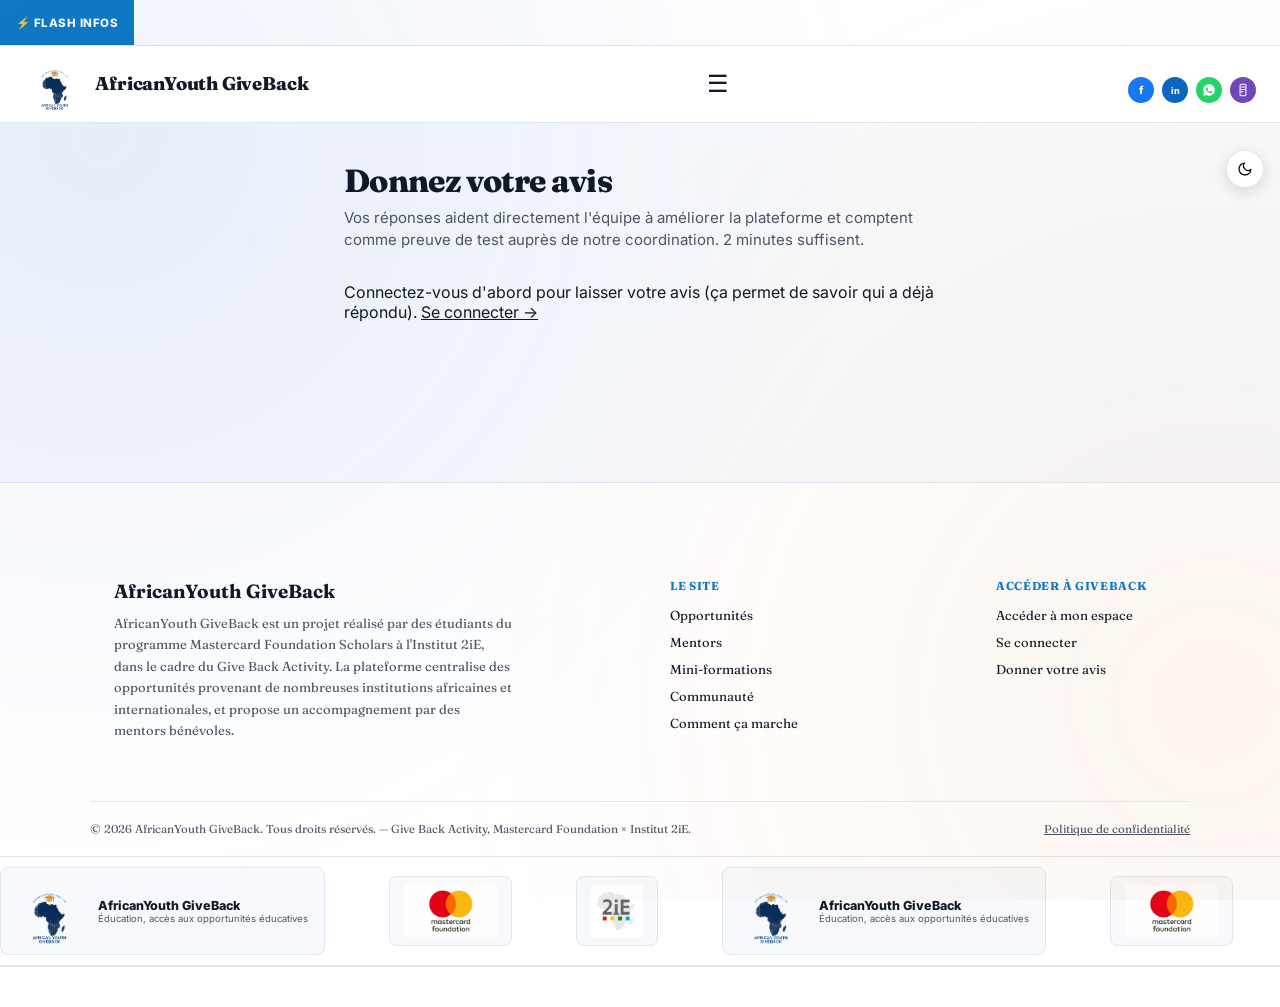
<file: frontend/feedback.html>
<!DOCTYPE html>
<html lang="fr">
<head>
<meta charset="UTF-8">
<meta name="viewport" content="width=device-width, initial-scale=1.0">
<title>AfricanYouth GiveBack — Votre avis</title>
<link rel="preconnect" href="https://fonts.googleapis.com">
<link rel="preconnect" href="https://fonts.gstatic.com" crossorigin>
<link href="https://fonts.googleapis.com/css2?family=Fraunces:opsz,wght@9..144,400;9..144,500;9..144,600;9..144,700;9..144,800&family=Inter:wght@400;500;600;700;800&display=swap" rel="stylesheet">
<link rel="stylesheet" href="style.css">
<style>
  .rating-row{ display:flex; gap:8px; }
  .rating-btn{ flex:1; padding:10px 4px; border:1.5px solid var(--line); border-radius:8px; background:var(--paper-raised); font-family:Inter,sans-serif; font-weight:700; font-size:14px; color:var(--ink-soft); display:flex; flex-direction:column; align-items:center; gap:3px; line-height:1.15; }
  .rating-btn .rating-label{ font-weight:600; font-size:9.5px; text-transform:uppercase; letter-spacing:.02em; }
  .rating-btn.active{ background:var(--forest); color:var(--on-dark); border-color:var(--forest); }
  .radio-row{ display:flex; gap:8px; flex-wrap:wrap; }
  .radio-row label{ flex:1; min-width:120px; }
  .already-sent{ background:var(--gold-soft); border-radius:12px; padding:20px; text-align:center; }
</style>
</head>
<body>
<div class="ambient-layer"><div class="wash"></div><div id="ambientParticles"></div></div>
<div class="flash-infos">
  <span class="flash-infos-label">⚡ Flash infos</span>
  <div class="flash-infos-track">
    <span id="flashInfosText"><span id="flashAccompagnement"></span><span id="flashDeadline1" data-until="2026-08-31">📌 Deadline UEMOA, MAINSTREAM et Bourses Mastercard/2iE : 30-31 août 2026 — ne ratez pas la date&nbsp;&nbsp;&nbsp;•&nbsp;&nbsp;&nbsp; </span>🎓 <span id="flashOppCount">28+</span> opportunités vérifiées disponibles sur la plateforme&nbsp;&nbsp;&nbsp;•&nbsp;&nbsp;&nbsp; 🤝 <span id="flashMentorCount">9</span> mentors disponibles pour vous accompagner gratuitement&nbsp;&nbsp;&nbsp;•&nbsp;&nbsp;&nbsp; <img src="logo-mastercard-foundation.png" class="flash-infos-logo" alt="Mastercard Foundation">Un projet mené par des étudiants boursiers de la Mastercard Foundation à <img src="logo-2ie-officiel.png" class="flash-infos-logo" alt="Institut 2iE">l'Institut 2iE&nbsp;&nbsp;&nbsp;•&nbsp;&nbsp;&nbsp; 📱 Retrouvez-nous sur Facebook, LinkedIn et notre chaîne WhatsApp</span>
  </div>
</div>
<header class="topbar">
  <a class="brand" href="index.html">
    <img src="logo-badge-complet.png" alt="AfricanYouth GiveBack" class="brand-mark">
    <div class="brand-text">
      <div class="brand-word">AfricanYouth GiveBack</div>
      <div class="brand-tagline">Éducation, accès aux opportunités</div>
    </div>
  </a>
  <button class="theme-toggle-btn" id="themeToggleBtn" aria-label="Changer de thème">🌙</button>
  <button class="hamburger" aria-label="Menu">☰</button>
  <nav class="sans">
    <a href="index.html">Opportunités</a>
    <a href="tutoriel.html">Comment ça marche</a>
    <a href="espace.html">Mon espace</a>
  </nav>
<script>
(function () {
  const page = (location.pathname.split("/").pop() || "index.html").replace(/\.html$/, "");
  document.querySelectorAll("nav.sans a[href]").forEach(a => {
    const hrefPage = a.getAttribute("href").replace(/\.html$/, "");
    if (hrefPage === page || (page === "" && hrefPage === "index")) a.classList.add("page-active");
  });
})();
</script>
  <div class="social-icons-header">
    <a href="https://www.facebook.com/profile.php?id=61593783893327" target="_blank" rel="noopener" class="social-icon social-fb" aria-label="Facebook" title="Facebook">f</a>
    <a href="https://www.linkedin.com/company/144639927" target="_blank" rel="noopener" class="social-icon social-li" aria-label="LinkedIn" title="LinkedIn">in</a>
    <a href="https://whatsapp.com/channel/0029Vb9Px9H2f3EELsdZdG2Y" target="_blank" rel="noopener" class="social-icon social-wa" aria-label="WhatsApp" title="Chaîne WhatsApp">
      <svg width="14" height="14" viewBox="0 0 24 24" fill="currentColor"><path d="M12 2C6.48 2 2 6.48 2 12c0 1.85.5 3.58 1.35 5.07L2 22l5.07-1.32C8.53 21.5 10.22 22 12 22c5.52 0 10-4.48 10-10S17.52 2 12 2zm5.2 14.2c-.22.62-1.28 1.18-1.77 1.24-.45.06-1.02.08-1.65-.1-.38-.11-.87-.28-1.5-.55-2.64-1.14-4.36-3.8-4.5-3.98-.13-.18-1.07-1.42-1.07-2.7s.68-1.92.92-2.18c.24-.26.53-.32.7-.32l.5.01c.16.01.38-.06.6.45.22.53.75 1.83.82 1.96.07.13.11.29.02.47-.09.18-.14.29-.27.45-.13.16-.28.35-.4.47-.13.13-.27.27-.12.53.16.26.7 1.15 1.5 1.86 1.03.92 1.9 1.2 2.16 1.34.26.13.42.11.57-.07.16-.18.66-.77.83-1.03.18-.26.35-.22.6-.13.24.09 1.53.72 1.79.85.26.13.44.2.5.31.06.11.06.65-.16 1.27z"/></svg>
    </a>
    <a href="https://forms.gle/SzUAyUZCgj9gqtSo7" target="_blank" rel="noopener" class="social-icon social-form" aria-label="Donner votre avis" title="Aidez-nous à améliorer la plateforme">
      <svg width="14" height="14" viewBox="0 0 24 24" fill="none"><path d="M9 2h6a2 2 0 012 2v16a2 2 0 01-2 2H9a2 2 0 01-2-2V4a2 2 0 012-2z" stroke="currentColor" stroke-width="1.8"/><path d="M9 7h6M9 11h6M9 15h3" stroke="currentColor" stroke-width="1.8" stroke-linecap="round"/></svg>
    </a>
  </div>

</header>

<div class="wrap" style="max-width:640px;">
  <h1>Donnez votre avis</h1>
  <p class="lead">Vos réponses aident directement l'équipe à améliorer la plateforme et comptent comme preuve de test auprès de notre coordination. 2 minutes suffisent.</p>

  <div id="loginNotice" style="display:none;" class="login-notice">
    Connectez-vous d'abord pour laisser votre avis (ça permet de savoir qui a déjà répondu). <a href="auth.html">Se connecter →</a>
  </div>

  <form id="feedbackForm" style="display:none;">
    <div class="field">
      <label>Comment avez-vous connu la plateforme ?</label>
      <input type="text" id="commentTrouve" placeholder="Ex : un membre de l'équipe, un mentor, WhatsApp...">
    </div>

    <div class="field">
      <label>La plateforme était-elle facile à comprendre et à utiliser ?</label>
      <div class="rating-row" id="raterFacilite">
        <button type="button" class="rating-btn" data-val="1">1<span class="rating-label">Très difficile</span></button>
        <button type="button" class="rating-btn" data-val="2">2<span class="rating-label">Difficile</span></button>
        <button type="button" class="rating-btn" data-val="3">3<span class="rating-label">Passable</span></button>
        <button type="button" class="rating-btn" data-val="4">4<span class="rating-label">Facile</span></button>
        <button type="button" class="rating-btn" data-val="5">5<span class="rating-label">Très facile</span></button>
      </div>
    </div>

    <div class="field">
      <label>Les opportunités proposées vous semblaient-elles pertinentes pour votre profil ?</label>
      <div class="radio-row">
        <label class="chk"><input type="radio" name="pertinent" value="oui"> Oui</label>
        <label class="chk"><input type="radio" name="pertinent" value="plutot"> Plutôt</label>
        <label class="chk"><input type="radio" name="pertinent" value="non"> Non</label>
      </div>
    </div>

    <div class="field">
      <label>Quelle fonctionnalité avez-vous trouvée la plus utile ?</label>
      <div class="radio-row">
        <label class="chk"><input type="radio" name="fonctionnalite" value="Catalogue d'opportunités"> Catalogue</label>
        <label class="chk"><input type="radio" name="fonctionnalite" value="Espace personnel"> Espace perso</label>
        <label class="chk"><input type="radio" name="fonctionnalite" value="Mentorat"> Mentorat</label>
        <label class="chk"><input type="radio" name="fonctionnalite" value="Mini-formations"> Mini-formations</label>
        <label class="chk"><input type="radio" name="fonctionnalite" value="Communauté"> Communauté</label>
      </div>
    </div>

    <div class="field">
      <label>Avez-vous rencontré une difficulté ou un blocage ? (facultatif)</label>
      <input type="text" id="difficulte" placeholder="Décrivez brièvement, ou laissez vide si aucune">
    </div>

    <div class="field">
      <label>Quelle amélioration nous conseilleriez-vous en priorité ? (facultatif)</label>
      <input type="text" id="amelioration">
    </div>

    <div class="field">
      <label>Recommanderiez-vous la plateforme à un ami dans la même situation ?</label>
      <div class="radio-row">
        <label class="chk"><input type="radio" name="recommande" value="oui"> Oui</label>
        <label class="chk"><input type="radio" name="recommande" value="non"> Non</label>
      </div>
    </div>

    <div class="field">
      <label>Pourquoi ? (facultatif)</label>
      <input type="text" id="recommandePourquoi">
    </div>

    <button class="btn" type="submit">Envoyer mon avis</button>
    <div class="msg" id="feedbackMsg"></div>
  </form>

  <div id="alreadySent" class="already-sent" style="display:none;">
    <h3 style="margin:0 0 8px;">✓ Merci, votre avis a bien été enregistré !</h3>
    <p class="sans" style="margin:0; color:var(--ink-soft);">Vous pouvez modifier votre réponse en renvoyant le formulaire.</p>
  </div>
</div>

<script src="supabase-js.min.js"></script>
<script src="supabaseClient.js"></script>
<script>
(async function () {
  // Masque automatiquement toute deadline déjà passée dans le bandeau
  document.querySelectorAll("[data-until]").forEach(el => {
    const limite = new Date(el.getAttribute("data-until") + "T23:59:59");
    if (new Date() > limite) el.remove();
  });
  try {
    const elOpp = document.getElementById("flashOppCount");
    if (elOpp) {
      const { count } = await db.from("opportunities").select("*", { count: "exact", head: true });
      if (count) elOpp.textContent = count + "+";
    }
  } catch (e) { /* silencieux, le texte par défaut reste affiché */ }
  try {
    const elMentor = document.getElementById("flashMentorCount");
    if (elMentor) {
      const { count } = await db.from("mentors").select("*", { count: "exact", head: true });
      if (count) elMentor.textContent = count;
    }
  } catch (e) { /* silencieux */ }
})();
</script>
<script>
let currentUser = null;
let currentPrenom = "Anonyme";
let selectedFacilite = null;
let existingFeedbackId = null;

async function init() {
  const { data: { session } } = await db.auth.getSession();
  currentUser = session ? session.user : null;

  if (!currentUser) {
    document.getElementById("loginNotice").style.display = "block";
    return;
  }

  const { data: profile } = await db.from("profiles").select("prenom").eq("id", currentUser.id).single();
  currentPrenom = profile?.prenom || "Anonyme";

  document.getElementById("feedbackForm").style.display = "block";

  const { data: existing } = await db.from("feedbacks").select("*").eq("user_id", currentUser.id).maybeSingle();
  if (existing) {
    existingFeedbackId = existing.id;
    document.getElementById("commentTrouve").value = existing.comment_trouve || "";
    document.getElementById("difficulte").value = existing.difficulte || "";
    document.getElementById("amelioration").value = existing.amelioration || "";
    document.getElementById("recommandePourquoi").value = existing.recommande_pourquoi || "";
    if (existing.note_facilite) selectRating(existing.note_facilite);
    if (existing.opportunites_pertinentes) {
      const r = document.querySelector(`input[name="pertinent"][value="${existing.opportunites_pertinentes}"]`);
      if (r) r.checked = true;
    }
    if (existing.fonctionnalite_utile) {
      const r = document.querySelector(`input[name="fonctionnalite"][value="${existing.fonctionnalite_utile}"]`);
      if (r) r.checked = true;
    }
    if (existing.recommande !== null) {
      const r = document.querySelector(`input[name="recommande"][value="${existing.recommande ? "oui" : "non"}"]`);
      if (r) r.checked = true;
    }
  }
}

function selectRating(val) {
  selectedFacilite = val;
  document.querySelectorAll("#raterFacilite .rating-btn").forEach(b => {
    b.classList.toggle("active", parseInt(b.dataset.val, 10) === val);
  });
}

document.getElementById("raterFacilite").addEventListener("click", (e) => {
  const btn = e.target.closest(".rating-btn");
  if (btn) {
    selectRating(parseInt(btn.dataset.val, 10));
  }
});

document.getElementById("feedbackForm").addEventListener("submit", async (e) => {
  e.preventDefault();
  const msg = document.getElementById("feedbackMsg");

  const pertinent = document.querySelector('input[name="pertinent"]:checked')?.value || null;
  const fonctionnalite = document.querySelector('input[name="fonctionnalite"]:checked')?.value || null;
  const recommandeVal = document.querySelector('input[name="recommande"]:checked')?.value || null;

  const payload = {
    user_id: currentUser.id,
    auteur_prenom: currentPrenom,
    note_facilite: selectedFacilite,
    opportunites_pertinentes: pertinent,
    fonctionnalite_utile: fonctionnalite,
    difficulte: document.getElementById("difficulte").value.trim() || null,
    amelioration: document.getElementById("amelioration").value.trim() || null,
    recommande: recommandeVal === "oui" ? true : (recommandeVal === "non" ? false : null),
    recommande_pourquoi: document.getElementById("recommandePourquoi").value.trim() || null,
    comment_trouve: document.getElementById("commentTrouve").value.trim() || null,
  };

  let error;
  if (existingFeedbackId) {
    ({ error } = await db.from("feedbacks").update(payload).eq("id", existingFeedbackId));
  } else {
    ({ error } = await db.from("feedbacks").insert(payload));
  }

  if (error) {
    msg.textContent = "Erreur : " + error.message;
    msg.className = "msg error";
    return;
  }

  document.getElementById("feedbackForm").style.display = "none";
  document.getElementById("alreadySent").style.display = "block";
});

init();
</script>
<script>
(function(){
  const zone = document.getElementById("ambientParticles");
  if (!zone) return;
  const n = 10;
  for (let i = 0; i < n; i++) {
    const dot = document.createElement("span");
    dot.className = "dot";
    const size = 3 + Math.random() * 4;
    dot.style.width = size + "px";
    dot.style.height = size + "px";
    dot.style.left = Math.random() * 100 + "%";
    dot.style.animationDuration = (14 + Math.random() * 12) + "s";
    dot.style.animationDelay = (Math.random() * 14) + "s";
    zone.appendChild(dot);
  }
})();
</script>
<script>
document.querySelectorAll(".hamburger").forEach(btn => {
  btn.addEventListener("click", () => {
    const nav = btn.closest("header").querySelector("nav.sans");
    if (nav) nav.classList.toggle("open");
  });
});
</script>
<footer class="site-footer">
  <div class="wrap footer-top">
    <div class="footer-brand-col">
      <div class="footer-brand-name">AfricanYouth GiveBack</div>
      <p class="footer-brand-tagline">AfricanYouth GiveBack est un projet réalisé par des étudiants du programme Mastercard Foundation Scholars à l'Institut 2iE, dans le cadre du Give Back Activity. La plateforme centralise des opportunités provenant de nombreuses institutions africaines et internationales, et propose un accompagnement par des mentors bénévoles.</p>
    </div>
    <div class="footer-nav-col">
      <h4>Le site</h4>
      <a href="index.html">Opportunités</a>
      <a href="mentors.html">Mentors</a>
      <a href="formations.html">Mini-formations</a>
      <a href="communaute.html">Communauté</a>
      <a href="tutoriel.html">Comment ça marche</a>
    </div>
    <div class="footer-nav-col">
      <h4>Accéder à Giveback</h4>
      <a href="espace.html">Accéder à mon espace</a>
      <a href="auth.html">Se connecter</a>
      <a href="feedback.html">Donner votre avis</a>
    </div>
  </div>
  <div class="wrap footer-bottom-row">
    <span>© 2026 AfricanYouth GiveBack. Tous droits réservés. — Give Back Activity, Mastercard Foundation × Institut 2iE.</span>
    <a href="confidentialite.html">Politique de confidentialité</a>
  </div>
  <div class="partner-logos-marquee">
    <div class="partner-logos-track">
      <a href="index.html" class="own-brand-item">
        <img src="logo-badge-complet.png" alt="AfricanYouth GiveBack">
        <div class="own-brand-text">
          <span class="own-brand-name">AfricanYouth GiveBack</span>
          <span class="own-brand-tagline">Éducation, accès aux opportunités éducatives</span>
        </div>
      </a>
      <a href="https://mastercardfdn.org" target="_blank" rel="noopener"><img src="logo-mastercard-foundation.png" alt="Mastercard Foundation"></a>
      <a href="https://www.2ie-edu.org" target="_blank" rel="noopener"><img src="logo-2ie-officiel.png" alt="Institut 2iE"></a>
      <a href="index.html" class="own-brand-item">
        <img src="logo-badge-complet.png" alt="AfricanYouth GiveBack">
        <div class="own-brand-text">
          <span class="own-brand-name">AfricanYouth GiveBack</span>
          <span class="own-brand-tagline">Éducation, accès aux opportunités éducatives</span>
        </div>
      </a>
      <a href="https://mastercardfdn.org" target="_blank" rel="noopener"><img src="logo-mastercard-foundation.png" alt="Mastercard Foundation"></a>
      <a href="https://www.2ie-edu.org" target="_blank" rel="noopener"><img src="logo-2ie-officiel.png" alt="Institut 2iE"></a>
      <a href="index.html" class="own-brand-item">
        <img src="logo-badge-complet.png" alt="AfricanYouth GiveBack">
        <div class="own-brand-text">
          <span class="own-brand-name">AfricanYouth GiveBack</span>
          <span class="own-brand-tagline">Éducation, accès aux opportunités éducatives</span>
        </div>
      </a>
      <a href="https://mastercardfdn.org" target="_blank" rel="noopener"><img src="logo-mastercard-foundation.png" alt="Mastercard Foundation"></a>
      <a href="https://www.2ie-edu.org" target="_blank" rel="noopener"><img src="logo-2ie-officiel.png" alt="Institut 2iE"></a>
    </div>
  </div>
  <div class="footer-marquee">
    <span class="footer-marquee-track">Cette plateforme est développée par des étudiants boursiers de la Fondation Mastercard en formation à l'Institut International d'Ingénierie de l'Eau et de l'Environnement (2iE) — elle ne constitue pas un service officiel de l'Institut 2iE ni de la Fondation Mastercard.</span>
  </div>
</footer>


<script>
(function () {
  const root = document.documentElement;
  const saved = sessionStorage.getItem("giveback-theme") || "light";
  root.setAttribute("data-theme", saved);

  const MOON_SVG = '<svg width="16" height="16" viewBox="0 0 24 24" fill="none" xmlns="http://www.w3.org/2000/svg"><path d="M21 12.79A9 9 0 1111.21 3 7 7 0 0021 12.79z" stroke="currentColor" stroke-width="1.8" stroke-linecap="round" stroke-linejoin="round"/></svg>';
  const SUN_SVG = '<svg width="16" height="16" viewBox="0 0 24 24" fill="none" xmlns="http://www.w3.org/2000/svg"><circle cx="12" cy="12" r="4.5" stroke="currentColor" stroke-width="1.8"/><path d="M12 2v2.5M12 19.5V22M4.2 4.2l1.8 1.8M18 18l1.8 1.8M2 12h2.5M19.5 12H22M4.2 19.8L6 18M18 6l1.8-1.8" stroke="currentColor" stroke-width="1.8" stroke-linecap="round"/></svg>';

  document.addEventListener("DOMContentLoaded", () => {
    const btn = document.getElementById("themeToggleBtn");
    if (!btn) return;

    function updateIcon() {
      const current = root.getAttribute("data-theme") || "light";
      // L'icône affichée représente le thème vers lequel on bascule en cliquant
      btn.innerHTML = current === "light" ? MOON_SVG : SUN_SVG;
      btn.setAttribute("aria-label", current === "light" ? "Passer au thème sombre" : "Passer au thème clair");
    }
    updateIcon();

    btn.addEventListener("click", () => {
      const current = root.getAttribute("data-theme") || "light";
      const next = current === "light" ? "dark" : "light";
      root.setAttribute("data-theme", next);
      sessionStorage.setItem("giveback-theme", next);
      updateIcon();
    });
  });
})();
</script>

</body>
</html>
</file>
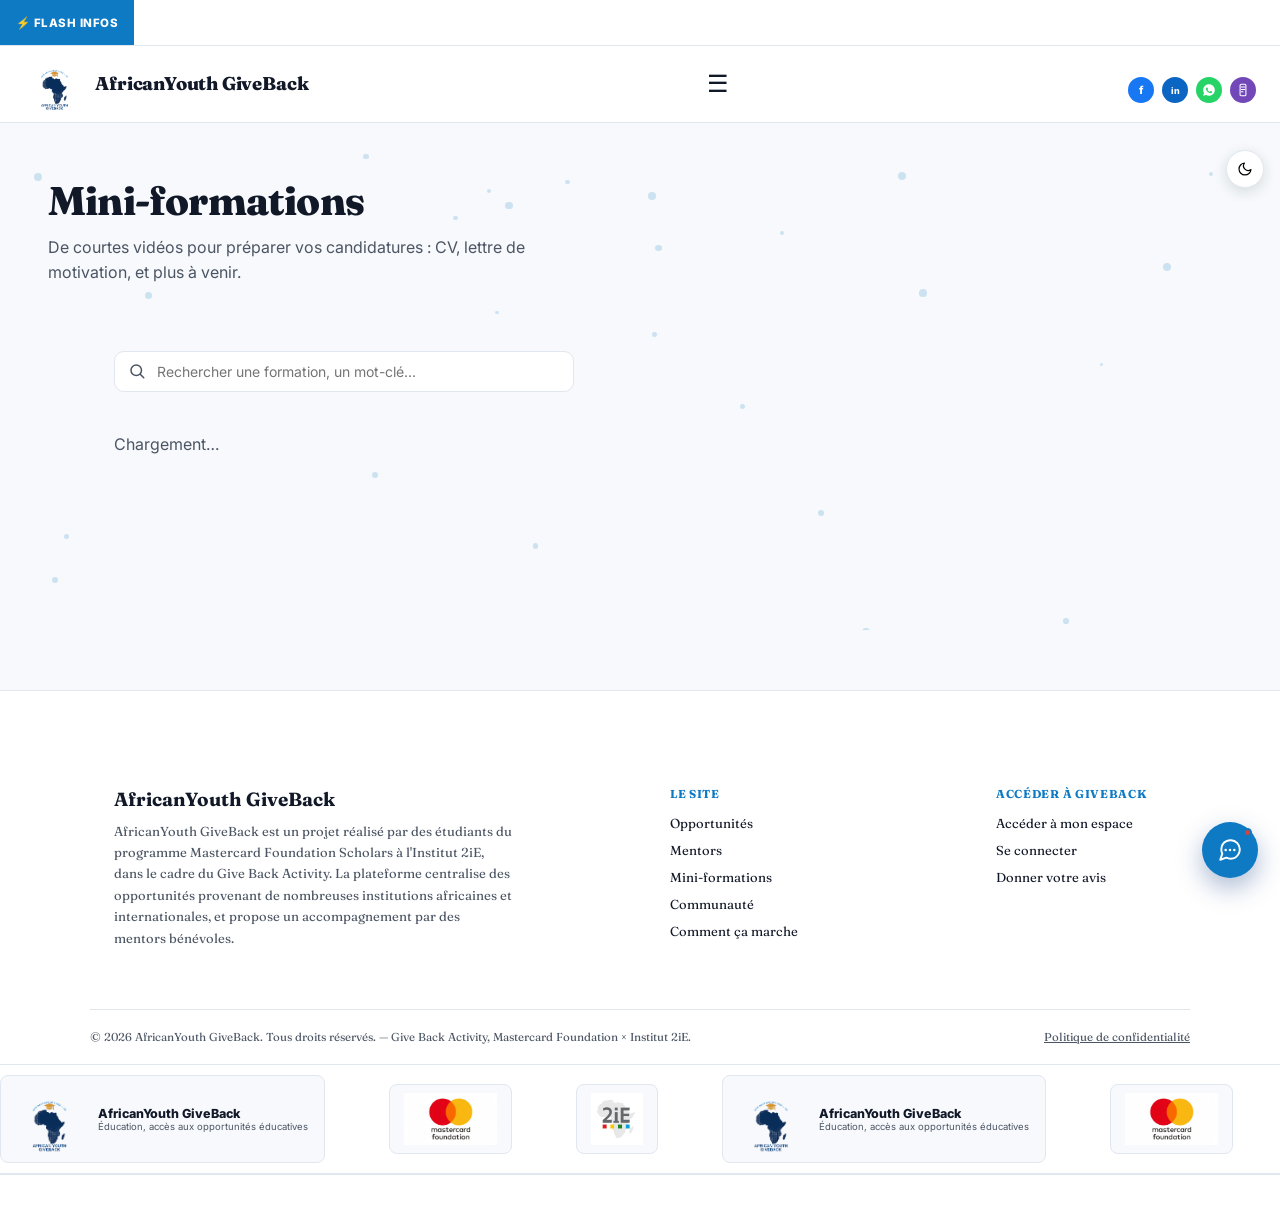
<file: frontend/formations.html>
<!DOCTYPE html>
<html lang="fr">
<head>
<meta charset="UTF-8">
<meta name="viewport" content="width=device-width, initial-scale=1.0">
<title>AfricanYouth GiveBack — Mini-formations</title>
<link rel="preconnect" href="https://fonts.googleapis.com">
<link rel="preconnect" href="https://fonts.gstatic.com" crossorigin>
<link href="https://fonts.googleapis.com/css2?family=Fraunces:opsz,wght@9..144,400;9..144,500;9..144,600;9..144,700;9..144,800&family=Inter:wght@400;500;600;700;800&display=swap" rel="stylesheet">
<link rel="stylesheet" href="style.css">
<style>
  .video-card{ background:var(--paper-raised); border:1px solid var(--line); border-radius:12px; overflow:hidden; }
  .video-frame{ position:relative; width:100%; padding-top:56.25%; background:#000; }
  .video-frame iframe{ position:absolute; top:0; left:0; width:100%; height:100%; border:none; }
  .video-body{ padding:16px 18px; }
  .video-body h3{ font-size:15px; margin:0 0 6px; font-weight:500; }
  .video-body p{ font-family:Inter,sans-serif; font-size:12.5px; color:var(--ink-soft); margin:0; }
  .cat-heading{ font-family:Inter,sans-serif; font-size:12px; font-weight:700; color:var(--gold); letter-spacing:.05em; text-transform:uppercase; margin:32px 0 14px; }
  .cat-heading:first-of-type{ margin-top:0; }
  .video-actions{ display:flex; gap:16px; border-top:1px solid var(--line); padding:10px 18px; align-items:center; flex-wrap:wrap; }
  .who-reacted{ font-family:Inter,sans-serif; font-size:11px; color:var(--ink-soft); font-style:italic; }
  .vid-like-btn{ background:none; border:none; font-family:Inter,sans-serif; font-size:12.5px; color:var(--ink-soft); display:flex; align-items:center; gap:5px; padding:0; }
  .vid-like-btn.liked{ color:#C0392B; font-weight:600; }
  .vid-comment-btn{ background:none; border:none; font-family:Inter,sans-serif; font-size:12.5px; color:var(--ink-soft); display:flex; align-items:center; gap:5px; padding:0; }
  .vid-comments-zone{ display:none; padding:0 18px 14px; }
  .vid-comments-zone.open{ display:block; }
  .vid-comment{ padding:7px 0; border-top:1px solid var(--line); font-family:Inter,sans-serif; font-size:12px; }
  .vid-comment b{ color:var(--forest); }
  .vid-comment-form{ display:flex; gap:6px; margin-top:8px; }
  .vid-comment-form input{ flex:1; border:1px solid var(--line); border-radius:6px; padding:6px 9px; font-size:12px; font-family:inherit; }
  .vid-comment-form button{ background:var(--forest); color:var(--on-dark); border:none; padding:6px 12px; border-radius:6px; font-size:11.5px; font-family:Inter,sans-serif; font-weight:600; }
</style>
</head>
<body>

<div class="ambient-layer" style="display:none"><div class="wash"></div><div id="ambientParticles"></div></div>
<div class="flash-infos">
  <span class="flash-infos-label">⚡ Flash infos</span>
  <div class="flash-infos-track">
    <span id="flashInfosText"><span id="flashAccompagnement"></span><span id="flashDeadline1" data-until="2026-08-31">📌 Deadline UEMOA, MAINSTREAM et Bourses Mastercard/2iE : 30-31 août 2026 — ne ratez pas la date&nbsp;&nbsp;&nbsp;•&nbsp;&nbsp;&nbsp; </span>🎓 <span id="flashOppCount">28+</span> opportunités vérifiées disponibles sur la plateforme&nbsp;&nbsp;&nbsp;•&nbsp;&nbsp;&nbsp; 🤝 <span id="flashMentorCount">9</span> mentors disponibles pour vous accompagner gratuitement&nbsp;&nbsp;&nbsp;•&nbsp;&nbsp;&nbsp; <img src="logo-mastercard-foundation.png" class="flash-infos-logo" alt="Mastercard Foundation">Un projet mené par des étudiants boursiers de la Mastercard Foundation à <img src="logo-2ie-officiel.png" class="flash-infos-logo" alt="Institut 2iE">l'Institut 2iE&nbsp;&nbsp;&nbsp;•&nbsp;&nbsp;&nbsp; 📱 Retrouvez-nous sur Facebook, LinkedIn et notre chaîne WhatsApp</span>
  </div>
</div>
<header class="topbar">
  <a class="brand" href="index.html">
    <img src="logo-badge-complet.png" alt="AfricanYouth GiveBack" class="brand-mark">
    <div class="brand-text">
      <div class="brand-word">AfricanYouth GiveBack</div>
      <div class="brand-tagline">Éducation, accès aux opportunités</div>
    </div>
  </a>
  <button class="theme-toggle-btn" id="themeToggleBtn" aria-label="Changer de thème">🌙</button>
  <button class="hamburger" aria-label="Menu">☰</button>
  <nav class="sans">
    <a href="index.html">Opportunités</a>
    <a href="tutoriel.html">Comment ça marche</a>
    <a href="formations.html">Mini-formations</a>
    <a href="mentors.html">Mentors</a>
    <a href="communaute.html">Communauté</a>
    <a href="cv-builder.html">Mon CV</a>
    <a href="feedback.html">Votre avis</a>
    <a href="espace.html">Mon espace</a>
  </nav>
<script>
(function () {
  const page = (location.pathname.split("/").pop() || "index.html").replace(/\.html$/, "");
  document.querySelectorAll("nav.sans a[href]").forEach(a => {
    const hrefPage = a.getAttribute("href").replace(/\.html$/, "");
    if (hrefPage === page || (page === "" && hrefPage === "index")) a.classList.add("page-active");
  });
})();
</script>
  <div class="social-icons-header">
    <a href="https://www.facebook.com/profile.php?id=61593783893327" target="_blank" rel="noopener" class="social-icon social-fb" aria-label="Facebook" title="Facebook">f</a>
    <a href="https://www.linkedin.com/company/144639927" target="_blank" rel="noopener" class="social-icon social-li" aria-label="LinkedIn" title="LinkedIn">in</a>
    <a href="https://whatsapp.com/channel/0029Vb9Px9H2f3EELsdZdG2Y" target="_blank" rel="noopener" class="social-icon social-wa" aria-label="WhatsApp" title="Chaîne WhatsApp">
      <svg width="14" height="14" viewBox="0 0 24 24" fill="currentColor"><path d="M12 2C6.48 2 2 6.48 2 12c0 1.85.5 3.58 1.35 5.07L2 22l5.07-1.32C8.53 21.5 10.22 22 12 22c5.52 0 10-4.48 10-10S17.52 2 12 2zm5.2 14.2c-.22.62-1.28 1.18-1.77 1.24-.45.06-1.02.08-1.65-.1-.38-.11-.87-.28-1.5-.55-2.64-1.14-4.36-3.8-4.5-3.98-.13-.18-1.07-1.42-1.07-2.7s.68-1.92.92-2.18c.24-.26.53-.32.7-.32l.5.01c.16.01.38-.06.6.45.22.53.75 1.83.82 1.96.07.13.11.29.02.47-.09.18-.14.29-.27.45-.13.16-.28.35-.4.47-.13.13-.27.27-.12.53.16.26.7 1.15 1.5 1.86 1.03.92 1.9 1.2 2.16 1.34.26.13.42.11.57-.07.16-.18.66-.77.83-1.03.18-.26.35-.22.6-.13.24.09 1.53.72 1.79.85.26.13.44.2.5.31.06.11.06.65-.16 1.27z"/></svg>
    </a>
    <a href="https://forms.gle/SzUAyUZCgj9gqtSo7" target="_blank" rel="noopener" class="social-icon social-form" aria-label="Donner votre avis" title="Aidez-nous à améliorer la plateforme">
      <svg width="14" height="14" viewBox="0 0 24 24" fill="none"><path d="M9 2h6a2 2 0 012 2v16a2 2 0 01-2 2H9a2 2 0 01-2-2V4a2 2 0 012-2z" stroke="currentColor" stroke-width="1.8"/><path d="M9 7h6M9 11h6M9 15h3" stroke="currentColor" stroke-width="1.8" stroke-linecap="round"/></svg>
    </a>
  </div>

</header>

<section class="page-shell">
  <div class="shell-bg"></div>
  <div class="shell-particles" id="heroParticles"></div>

  <div class="hero-content" style="padding-top:56px; padding-bottom:8px;">
    <h1>Mini-formations</h1>
    <p class="lead">De courtes vidéos pour préparer vos candidatures : CV, lettre de motivation, et plus à venir.</p>
  </div>

  <div class="wrap shell-inner">
  <div class="search-bar">
    <svg class="search-bar-icon" width="18" height="18" viewBox="0 0 24 24" fill="none"><circle cx="11" cy="11" r="7" stroke="currentColor" stroke-width="2"/><path d="M21 21l-4.35-4.35" stroke="currentColor" stroke-width="2" stroke-linecap="round"/></svg>
    <input type="text" id="searchInput" placeholder="Rechercher une formation, un mot-clé…">
  </div>
  <div id="filters" class="filters"></div>
  <div id="content">
    <p class="sans" style="color:var(--ink-soft)">Chargement…</p>
  </div>
  </div>
</section>

<script src="supabase-js.min.js"></script>
<script src="supabaseClient.js"></script>
<script>
(async function () {
  // Masque automatiquement toute deadline déjà passée dans le bandeau
  document.querySelectorAll("[data-until]").forEach(el => {
    const limite = new Date(el.getAttribute("data-until") + "T23:59:59");
    if (new Date() > limite) el.remove();
  });
  try {
    const elOpp = document.getElementById("flashOppCount");
    if (elOpp) {
      const { count } = await db.from("opportunities").select("*", { count: "exact", head: true });
      if (count) elOpp.textContent = count + "+";
    }
  } catch (e) { /* silencieux, le texte par défaut reste affiché */ }
  try {
    const elMentor = document.getElementById("flashMentorCount");
    if (elMentor) {
      const { count } = await db.from("mentors").select("*", { count: "exact", head: true });
      if (count) elMentor.textContent = count;
    }
  } catch (e) { /* silencieux */ }
})();
</script>
<script>
async function init() {
  const { data: { session } } = await db.auth.getSession();
  const currentUser = session ? session.user : null;
  let currentPrenom = "Anonyme";
  if (currentUser) {
    const { data: profile } = await db.from("profiles").select("prenom").eq("id", currentUser.id).single();
    currentPrenom = profile?.prenom || "Anonyme";
  }

  const { data, error } = await db
    .from("formations")
    .select("*")
    .order("categorie", { ascending: true });

  const content = document.getElementById("content");
  content.innerHTML = "";

  if (error) {
    content.innerHTML = `<p class="sans" style="color:var(--danger)">Erreur : ${error.message}</p>`;
    return;
  }
  if (!data || data.length === 0) {
    content.innerHTML = `<div class="empty">Aucune mini-formation pour le moment. Ajoutes-en depuis Supabase (table "formations").</div>`;
    return;
  }

  const categories = Array.from(new Set(data.map(f => f.categorie).filter(Boolean))).sort();
  const filtersDiv = document.getElementById("filters");
  const searchInput = document.getElementById("searchInput");
  let activeCat = "Toutes";
  let searchTerm = "";

  searchInput.addEventListener("input", () => {
    searchTerm = searchInput.value.trim().toLowerCase();
    renderContent();
  });

  function renderFilters() {
    filtersDiv.innerHTML = "";
    const allChip = document.createElement("button");
    allChip.className = "filter-chip" + (activeCat === "Toutes" ? " active" : "");
    allChip.textContent = `Toutes (${data.length})`;
    allChip.addEventListener("click", () => { activeCat = "Toutes"; renderFilters(); renderContent(); });
    filtersDiv.appendChild(allChip);

    categories.forEach(cat => {
      const count = data.filter(f => f.categorie === cat).length;
      const chip = document.createElement("button");
      chip.className = "filter-chip" + (activeCat === cat ? " active" : "");
      chip.textContent = `${cat} (${count})`;
      chip.addEventListener("click", () => { activeCat = cat; renderFilters(); renderContent(); });
      filtersDiv.appendChild(chip);
    });
  }

  async function renderContent() {
    let filtered = activeCat === "Toutes" ? data : data.filter(f => f.categorie === activeCat);
    if (searchTerm) {
      filtered = filtered.filter(f =>
        (f.titre || "").toLowerCase().includes(searchTerm) ||
        (f.description || "").toLowerCase().includes(searchTerm) ||
        (f.categorie || "").toLowerCase().includes(searchTerm)
      );
    }

    content.innerHTML = "";
    if (filtered.length === 0) {
      content.innerHTML = `<div class="empty">Aucune formation ne correspond à ta recherche.</div>`;
      return;
    }

    const byCategory = {};
    filtered.forEach(f => {
      if (!byCategory[f.categorie]) byCategory[f.categorie] = [];
      byCategory[f.categorie].push(f);
    });

    for (const cat of Object.keys(byCategory)) {
      const heading = document.createElement("div");
      heading.className = "cat-heading";
      heading.textContent = cat;
      content.appendChild(heading);

      const grid = document.createElement("div");
      grid.className = "grid";
      for (const f of byCategory[cat]) {
        const { data: allFormationLikes } = await db.from("formation_likes").select("user_id").eq("formation_id", f.id);
        const likeCount = (allFormationLikes || []).length;
        let iLiked = false;
        if (currentUser) {
          iLiked = (allFormationLikes || []).some(l => l.user_id === currentUser.id);
        }

        // Qui a aimé — noms affichés collés au bouton, comme sur Facebook
        let whoLikedHtml = "";
        const vidLikerIds = [...new Set((allFormationLikes || []).map(l => l.user_id).filter(Boolean))];
        if (vidLikerIds.length > 0) {
          const { data: vidLikerProfiles } = await db.from("profiles").select("id, prenom").in("id", vidLikerIds);
          const idToName = {};
          (vidLikerProfiles || []).forEach(pr => { idToName[pr.id] = pr.prenom || "Anonyme"; });
          const names = vidLikerIds.map(id => idToName[id] || "Anonyme");
          let label = names.length <= 3
            ? names.join(", ")
            : `${names.slice(0, 3).join(", ")} et ${names.length - 3} autre${names.length - 3 > 1 ? "s" : ""}`;
          whoLikedHtml = `<div class="who-reacted">${label} ${vidLikerIds.length > 1 ? "ont aimé" : "a aimé"}</div>`;
        }

        const { count: commentCount } = await db.from("formation_comments").select("*", { count: "exact", head: true }).eq("formation_id", f.id);

        const card = document.createElement("div");
        card.className = "video-card";
        card.innerHTML = `
          <div class="video-frame">
            <iframe src="https://www.youtube.com/embed/${f.video_id}" title="${f.titre}" allowfullscreen></iframe>
          </div>
          <div class="video-body">
            <h3>${f.titre}</h3>
            <p>${f.description || ""}</p>
          </div>
          <div class="video-actions">
            <button class="vid-like-btn ${iLiked ? "liked" : ""}" data-id="${f.id}">
              ${iLiked ? "❤️" : "🤍"} <span>${likeCount || 0}</span>
            </button>
            ${whoLikedHtml}
            <button class="vid-comment-btn" data-id="${f.id}">💬 <span>${commentCount || 0} commentaire${commentCount === 1 ? "" : "s"}</span></button>
          </div>
          <div class="vid-comments-zone" id="vidComments-${f.id}"></div>
        `;
        grid.appendChild(card);
      }
      content.appendChild(grid);
    }

    content.querySelectorAll(".vid-like-btn").forEach(btn => {
      btn.addEventListener("click", async () => {
        if (!currentUser) { window.location.href = "auth.html"; return; }
        const fid = parseInt(btn.dataset.id, 10);
        const liked = btn.classList.contains("liked");
        if (liked) {
          await db.from("formation_likes").delete().eq("formation_id", fid).eq("user_id", currentUser.id);
        } else {
          await db.from("formation_likes").insert({ formation_id: fid, user_id: currentUser.id });
        }
        renderContent();
      });
    });

    content.querySelectorAll(".vid-comment-btn").forEach(btn => {
      btn.addEventListener("click", () => toggleVidComments(parseInt(btn.dataset.id, 10)));
    });
  }

  async function toggleVidComments(fid) {
    const zone = document.getElementById("vidComments-" + fid);
    if (zone.classList.contains("open")) { zone.classList.remove("open"); return; }
    zone.classList.add("open");
    zone.innerHTML = `<p class="sans" style="color:var(--ink-soft); font-size:12px;">Chargement…</p>`;

    const { data: comments } = await db.from("formation_comments").select("*").eq("formation_id", fid).order("created_at", { ascending: true });
    let html = "";
    (comments || []).forEach(c => {
      html += `<div class="vid-comment"><b>${c.auteur_prenom || "Anonyme"}</b> — ${c.contenu}</div>`;
    });
    if (!comments || comments.length === 0) {
      html += `<p class="sans" style="color:var(--ink-soft); font-size:12px;">Aucun commentaire pour le moment.</p>`;
    }
    if (currentUser) {
      html += `
        <div class="vid-comment-form">
          <input type="text" id="vidCommentInput-${fid}" placeholder="Écrire un commentaire…">
          <button data-id="${fid}" class="vid-send-comment">Envoyer</button>
        </div>
      `;
    }
    zone.innerHTML = html;
    if (currentUser) {
      zone.querySelector(".vid-send-comment").addEventListener("click", async () => {
        const input = document.getElementById("vidCommentInput-" + fid);
        const text = input.value.trim();
        if (!text) return;
        await db.from("formation_comments").insert({ formation_id: fid, user_id: currentUser.id, auteur_prenom: currentPrenom, contenu: text });
        await renderContent();
        toggleVidComments(fid);
      });
    }
  }

  renderFilters();
  renderContent();
}
init();
</script>
<script>
(function () {
  const zone = document.getElementById("heroParticles");
  if (!zone) return;
  const n = 26;
  for (let i = 0; i < n; i++) {
    const dot = document.createElement("span");
    const size = 3 + Math.random() * 5;
    dot.style.width = size + "px";
    dot.style.height = size + "px";
    dot.style.left = Math.random() * 100 + "%";
    dot.style.top = Math.random() * 100 + "%";
    dot.style.animationDuration = (5 + Math.random() * 6) + "s";
    dot.style.animationDelay = (Math.random() * 6) + "s";
    zone.appendChild(dot);
  }
})();
</script>
<button class="assistant-fab" id="assistantFab" aria-label="Ouvrir l'assistant">
  <svg width="26" height="26" viewBox="0 0 24 24" fill="none" xmlns="http://www.w3.org/2000/svg">
    <path d="M21 11.5a8.38 8.38 0 01-.9 3.8 8.5 8.5 0 01-7.6 4.7 8.38 8.38 0 01-3.8-.9L3 21l1.9-5.7a8.38 8.38 0 01-.9-3.8 8.5 8.5 0 014.7-7.6 8.38 8.38 0 013.8-.9h.5a8.48 8.48 0 018 8v.5z"
      stroke="currentColor" stroke-width="1.8" stroke-linecap="round" stroke-linejoin="round"/>
    <circle cx="8" cy="12" r="1.15" fill="currentColor"/>
    <circle cx="12" cy="12" r="1.15" fill="currentColor"/>
    <circle cx="16" cy="12" r="1.15" fill="currentColor"/>
  </svg>
  <span class="fab-notif-dot"></span>
</button>
<div class="assistant-panel" id="assistantPanel">
  <div class="assistant-header">
    <span>🌱 Assistant Giveback</span>
    <button id="assistantClose">✕</button>
  </div>
  <div class="assistant-body" id="assistantBody">
    <div class="assistant-msg bot">Bonjour Je peux répondre aux questions courantes et aussi consulter les vraies données de la plateforme (bourses disponibles, mentors, tes candidatures). Choisis une question ou écris la tienne.</div>
  </div>
  <div class="assistant-suggestions" id="assistantSuggestions"></div>
  <div class="assistant-input-row">
    <input type="text" id="assistantInput" placeholder="Pose ta question…">
    <button id="assistantSend">Envoyer</button>
  </div>
</div>

<script>
(function () {
  const FAQ = [
    {
      q: "Bonjour !",
      k: ["salut", "bonjour", "bonsoir", "hello", "coucou", "cc"],
      a: "Bonjour Comment puis-je t'aider ? Tu peux me demander \"quelles bourses sont disponibles\", \"quel mentor pour m'aider\", ou n'importe quelle question sur la plateforme."
    },
    {
      q: "Comment créer un compte ?",
      k: ["compte", "inscription", "inscrire", "créer un compte", "s'inscrire"],
      a: "Clique sur \"Se connecter\" en haut à droite, puis sur l'onglet \"Créer un compte\". Remplis le formulaire, tu recevras un email de confirmation à valider avant de pouvoir te connecter."
    },
    {
      q: "Comment contacter un mentor ?",
      k: ["mentor", "contacter", "whatsapp", "accompagn", "aide"],
      a: "Va sur la page \"Mentors\", choisis celui qui correspond à ton besoin, puis clique sur \"Demander ce mentor\" ou directement sur les liens Email/WhatsApp affichés sur sa carte."
    },
    {
      q: "Le site est-il gratuit ?",
      k: ["gratuit", "payant", "prix", "coût", "argent"],
      a: "Oui, la plateforme est entièrement gratuite. Elle centralise des opportunités réelles (bourses, stages, formations) et un accompagnement par des mentors bénévoles."
    },
    {
      q: "Comment suivre ma candidature ?",
      k: ["suivre", "candidature", "suivi", "statut"],
      a: "Sur une opportunité, clique sur \"Ajouter à mon suivi\" : elle apparaît alors dans \"Mon espace\". Attention, ça ne remplace pas la vraie candidature — tu dois aussi postuler sur le site officiel via le bouton \"Voir l'offre officielle\"."
    },
    {
      q: "J'ai oublié mon mot de passe",
      k: ["mot de passe", "oublié", "password", "reset"],
      a: "La réinitialisation automatique n'est pas encore disponible. En attendant, contacte Kabre Olivier (coordinateur) via la page \"Mentors\" pour te débloquer."
    },
    {
      q: "Comment publier dans la communauté ?",
      k: ["publier", "communauté", "poster", "message", "partager"],
      a: "Va sur la page \"Communauté\", connecte-toi si besoin, écris ton message dans la zone de texte en haut et clique sur \"Publier\". Les autres peuvent réagir et commenter."
    },
    {
      q: "Puis-je modifier mon profil plus tard ?",
      k: ["modifier", "profil", "mettre à jour", "changer"],
      a: "Oui ! Sur \"Mon espace\", clique sur \"Mon compte\" puis \"Modifier mon profil\" — tu peux mettre à jour ton prénom, ta photo, ta situation, ta localisation à tout moment."
    },
    {
      q: "C'est quoi AfricanYouth GiveBack ?",
      k: ["qui", "quoi", "plateforme", "but", "objectif", "giveback"],
      a: "AfricanYouth GiveBack est une plateforme créée par des étudiants du programme de bourses Mastercard Foundation à 2iE, pour centraliser les opportunités éducatives et accompagner les jeunes vulnérables dans leurs candidatures."
    }
  ];

  const LIVE_INTENTS = [
    {
      k: ["quelles bourses", "bourses disponibles", "montre moi les bourses", "liste des bourses", "quelles opportunités", "bourse dispo", "quel bourse", "quelle bourse", "des bourses", "voir les bourses", "bourses actuelles"],
      handler: async () => {
        const { data } = await db.from("opportunities").select("title, type, deadline").order("deadline", { ascending: true }).limit(5);
        if (!data || data.length === 0) return "Je n'ai trouvé aucune opportunité active en ce moment.";
        const lines = data.map(o => `• ${o.title} (${o.type}${o.deadline ? ", clôture le " + new Date(o.deadline).toLocaleDateString("fr-FR") : ""})`);
        return "Voici les prochaines opportunités à clôturer :\n" + lines.join("\n") + "\n\nVoir toutes les opportunités sur la page \"Opportunités\".";
      }
    },
    {
      k: ["quel mentor", "qui contacter", "mentor pour", "recommand", "besoin d'un mentor"],
      handler: async () => {
        const { data } = await db.from("mentors").select("nom, expertise").limit(5);
        if (!data || data.length === 0) return "Aucun mentor n'est encore enregistré.";
        const lines = data.map(m => `• ${m.nom} (${(m.expertise || []).join(", ") || "généraliste"})`);
        return "Voici des mentors disponibles :\n" + lines.join("\n") + "\n\nVa sur la page \"Mentors\" pour les contacter directement.";
      }
    },
    {
      k: ["mes candidatures", "où en est ma candidature", "mon suivi", "j'ai postulé"],
      handler: async () => {
        const { data: { session } } = await db.auth.getSession();
        if (!session) return "Connecte-toi d'abord pour que je puisse voir tes candidatures.";
        const { data } = await db.from("applications").select("status, opportunities(title)").eq("user_id", session.user.id);
        if (!data || data.length === 0) return "Tu n'as encore aucune candidature en suivi. Ajoute-en une depuis la page \"Opportunités\".";
        const lines = data.map(a => `• ${a.opportunities?.title || "Opportunité"} — ${a.status}`);
        return "Voici tes candidatures suivies :\n" + lines.join("\n");
      }
    },
    {
      k: ["combien de bourses", "nombre d'opportunités", "combien d'opportunités"],
      handler: async () => {
        const { count } = await db.from("opportunities").select("*", { count: "exact", head: true });
        return `Il y a actuellement ${count || 0} opportunités vérifiées sur la plateforme (bourses, stages, emplois, formations).`;
      }
    },
  ];

  async function findAnswer(text) {
    const q = text.toLowerCase();

    for (const intent of LIVE_INTENTS) {
      if (intent.k.some(k => q.includes(k))) {
        try {
          return await intent.handler();
        } catch (e) {
          return "Je n'ai pas réussi à récupérer cette information pour le moment. Réessaie dans un instant.";
        }
      }
    }

    let best = null, bestScore = 0;
    FAQ.forEach(item => {
      let score = 0;
      item.k.forEach(k => { if (q.includes(k)) score++; });
      if (score > bestScore) { bestScore = score; best = item; }
    });
    if (bestScore > 0) return best.a;

    try {
      const motsVides = new Set(["le","la","les","un","une","des","de","du","et","ou","est","sont","que","qui","quoi","pour","dans","sur","avec","sans","ce","cette","ces","parle","moi","dis","sais","connais","information","info","bourse","opportunité"]);
      const motsRecherche = q.normalize("NFD").replace(/[\u0300-\u036f]/g, "")
        .replace(/[^a-z0-9\s]/g, " ").split(/\s+/)
        .filter(m => m.length > 2 && !motsVides.has(m));

      if (motsRecherche.length > 0) {
        const { data: opps } = await db.from("opportunities")
          .select("title, description, deadline, lien, pays_cible, type, partenaire");
        if (opps && opps.length) {
          const correspondances = opps.map(o => {
            const texteOpp = (o.title + " " + (o.pays_cible || []).join(" ") + " " + (o.partenaire || "")).toLowerCase().normalize("NFD").replace(/[\u0300-\u036f]/g, "");
            const score = motsRecherche.filter(m => texteOpp.includes(m)).length;
            return { o, score };
          }).filter(x => x.score > 0).sort((a, b) => b.score - a.score);

          if (correspondances.length > 0) {
            const opp = correspondances[0].o;
            const deadline = opp.deadline ? new Date(opp.deadline).toLocaleDateString("fr-FR") : "à vérifier sur le site officiel";
            let reponse = `${opp.title}\n\n${opp.description || ""}\n\n📅 Clôture : ${deadline}`;
            if (opp.lien) reponse += `\n\n🔗 Pour postuler : ${opp.lien}`;
            return reponse;
          }
        }
      }
    } catch (e) { /* si la recherche échoue, on continue vers le PDF/message par défaut */ }

    const BACKEND_URL = "https://giveback-chat-backend.onrender.com";
    const LIENS_PAR_SOURCE = {
      "BOURSE BGIS GIVEBACK.docx": "https://www.2ie-edu.org/2ie-mastercard/",
      "OFFRE-DE-BOURSES-DETUDES-POUR-BACHELOR-CENTRALE1_Giveback-.pdf": "https://www.2ie-edu.org/offre-de-20-bourses-detudes-pour-bachelor-centrale-2ie-african-bachelor-of-engineering-pour-la-rentree-2026-2027-a-linstitut-2ie-ouagadougou-burkina-faso-septembre-202/",
      "OFFRE-DE-BOURSES-DETUDES-POUR-LE-BACHELOR-EN-GESTION-DES-INFRASTRUCTURES-ET-SERVICES1.pdf": "https://www.2ie-edu.org/2ie-mastercard/",
    };
    const LIENS_PAR_MOT_CLE = [
      { mots: ["bgis", "gestion des infrastructures"], lien: "https://www.2ie-edu.org/2ie-mastercard/" },
      { mots: ["centrale"], lien: "https://www.2ie-edu.org/offre-de-20-bourses-detudes-pour-bachelor-centrale-2ie-african-bachelor-of-engineering-pour-la-rentree-2026-2027-a-linstitut-2ie-ouagadougou-burkina-faso-septembre-202/" },
      { mots: ["eree", "énergies renouvelables", "efficacité énergétique"], lien: "https://www.2ie-edu.org/20301-2/" },
      { mots: ["emih", "installations hydrauliques"], lien: "https://www.2ie-edu.org/offre-de-20-bourses-detudes-de-bachelor-technologique-en-exploitation-et-maintenance-des-installations-hydrauliques-bt-emih-pour-la-rentree-2026-2027-a-2ie-ouagadougou-burkina-faso-septem/" },
      { mots: ["anc", "assainissement non collectif", "mastère spécialisé"], lien: "https://www.2ie-edu.org/2ie-mastercard/" },
    ];
    const questionEnvoyee = (text.split(/\s+/).length <= 6 && lastUserQuestion)
      ? `Contexte : la question précédente portait sur "${lastUserQuestion}". Nouvelle question : ${text}`
      : text;

    try {
      const res = await fetch(BACKEND_URL + "/rag/ask", {
        method: "POST",
        headers: { "Content-Type": "application/json" },
        body: JSON.stringify({ question: questionEnvoyee }),
      });
      const data = await res.json();
      if (data.success && data.answer) {
        let reponse = data.answer;
        let lien = (data.sources || []).map(s => LIENS_PAR_SOURCE[s]).find(Boolean);
        const texteComplet = (lastUserQuestion + " " + text).toLowerCase();
        if (!lien) {
          const correspondance = LIENS_PAR_MOT_CLE.find(entry => entry.mots.some(m => texteComplet.includes(m)));
          if (correspondance) lien = correspondance.lien;
        }
        if (lien) reponse += `\n\n🔗 Pour postuler : ${lien}`;
        return reponse;
      }
    } catch (e) {
      // Le serveur peut être endormi (plan gratuit) ou indisponible — on retombe sur le message par défaut
    }

    return "Je n'ai pas de réponse toute prête pour ça. Essaie de reformuler (ex: \"quelles bourses sont disponibles ?\", \"quel mentor pour...\"), ou contacte un mentor via la page \"Mentors\" pour une aide personnalisée.";
  }

  const fab = document.getElementById("assistantFab");
  const panel = document.getElementById("assistantPanel");
  const body = document.getElementById("assistantBody");
  const input = document.getElementById("assistantInput");
  const sendBtn = document.getElementById("assistantSend");
  const closeBtn = document.getElementById("assistantClose");
  const suggestions = document.getElementById("assistantSuggestions");

  const suggestedQuestions = [
    "Quelles bourses sont disponibles ?",
    "Quel mentor pour m'aider ?",
    "Où en sont mes candidatures ?",
  ];
  suggestedQuestions.forEach(q => {
    const btn = document.createElement("button");
    btn.textContent = q;
    btn.addEventListener("click", () => ask(q));
    suggestions.appendChild(btn);
  });

  function formatMessage(text) {
    let propre = text
      .replace(/\*\*(.*?)\*\*/g, "$1")
      .replace(/\*(.*?)\*/g, "$1")
      .replace(/^[-•]\s+/gm, "• ")
      .replace(/#{1,6}\s?/g, "");

    const escape = (s) => s.replace(/&/g, "&amp;").replace(/</g, "&lt;").replace(/>/g, "&gt;");
    const parts = propre.split(/(https?:\/\/[^\s]+)/g);
    return parts.map(p =>
      /^https?:\/\//.test(p)
        ? `<a href="${escape(p)}" target="_blank" rel="noopener">${escape(p)}</a>`
        : escape(p)
    ).join("");
  }

  function addMsg(text, who) {
    const div = document.createElement("div");
    div.className = "assistant-msg " + who;
    div.innerHTML = formatMessage(text);
    body.appendChild(div);
    body.scrollTop = body.scrollHeight;
  }

  let lastUserQuestion = "";

  async function ask(text) {
    if (!text.trim()) return;
    addMsg(text, "user");
    input.value = "";
    addMsg("…", "bot");
    const thinking = body.lastChild;
    const answer = await findAnswer(text);
    lastUserQuestion = text;
    thinking.innerHTML = formatMessage(answer);
    body.scrollTop = body.scrollHeight;
  }

  fab.addEventListener("click", () => panel.classList.toggle("open"));
  closeBtn.addEventListener("click", () => panel.classList.remove("open"));
  sendBtn.addEventListener("click", () => ask(input.value));
  input.addEventListener("keydown", (e) => { if (e.key === "Enter") ask(input.value); });
})();
</script>

<script>
document.querySelectorAll(".hamburger").forEach(btn => {
  btn.addEventListener("click", () => {
    const nav = btn.closest("header").querySelector("nav.sans");
    if (nav) nav.classList.toggle("open");
  });
});
</script>
<footer class="site-footer">
  <div class="wrap footer-top">
    <div class="footer-brand-col">
      <div class="footer-brand-name">AfricanYouth GiveBack</div>
      <p class="footer-brand-tagline">AfricanYouth GiveBack est un projet réalisé par des étudiants du programme Mastercard Foundation Scholars à l'Institut 2iE, dans le cadre du Give Back Activity. La plateforme centralise des opportunités provenant de nombreuses institutions africaines et internationales, et propose un accompagnement par des mentors bénévoles.</p>
    </div>
    <div class="footer-nav-col">
      <h4>Le site</h4>
      <a href="index.html">Opportunités</a>
      <a href="mentors.html">Mentors</a>
      <a href="formations.html">Mini-formations</a>
      <a href="communaute.html">Communauté</a>
      <a href="tutoriel.html">Comment ça marche</a>
    </div>
    <div class="footer-nav-col">
      <h4>Accéder à Giveback</h4>
      <a href="espace.html">Accéder à mon espace</a>
      <a href="auth.html">Se connecter</a>
      <a href="feedback.html">Donner votre avis</a>
    </div>
  </div>
  <div class="wrap footer-bottom-row">
    <span>© 2026 AfricanYouth GiveBack. Tous droits réservés. — Give Back Activity, Mastercard Foundation × Institut 2iE.</span>
    <a href="confidentialite.html">Politique de confidentialité</a>
  </div>
  <div class="partner-logos-marquee">
    <div class="partner-logos-track">
      <a href="index.html" class="own-brand-item">
        <img src="logo-badge-complet.png" alt="AfricanYouth GiveBack">
        <div class="own-brand-text">
          <span class="own-brand-name">AfricanYouth GiveBack</span>
          <span class="own-brand-tagline">Éducation, accès aux opportunités éducatives</span>
        </div>
      </a>
      <a href="https://mastercardfdn.org" target="_blank" rel="noopener"><img src="logo-mastercard-foundation.png" alt="Mastercard Foundation"></a>
      <a href="https://www.2ie-edu.org" target="_blank" rel="noopener"><img src="logo-2ie-officiel.png" alt="Institut 2iE"></a>
      <a href="index.html" class="own-brand-item">
        <img src="logo-badge-complet.png" alt="AfricanYouth GiveBack">
        <div class="own-brand-text">
          <span class="own-brand-name">AfricanYouth GiveBack</span>
          <span class="own-brand-tagline">Éducation, accès aux opportunités éducatives</span>
        </div>
      </a>
      <a href="https://mastercardfdn.org" target="_blank" rel="noopener"><img src="logo-mastercard-foundation.png" alt="Mastercard Foundation"></a>
      <a href="https://www.2ie-edu.org" target="_blank" rel="noopener"><img src="logo-2ie-officiel.png" alt="Institut 2iE"></a>
      <a href="index.html" class="own-brand-item">
        <img src="logo-badge-complet.png" alt="AfricanYouth GiveBack">
        <div class="own-brand-text">
          <span class="own-brand-name">AfricanYouth GiveBack</span>
          <span class="own-brand-tagline">Éducation, accès aux opportunités éducatives</span>
        </div>
      </a>
      <a href="https://mastercardfdn.org" target="_blank" rel="noopener"><img src="logo-mastercard-foundation.png" alt="Mastercard Foundation"></a>
      <a href="https://www.2ie-edu.org" target="_blank" rel="noopener"><img src="logo-2ie-officiel.png" alt="Institut 2iE"></a>
    </div>
  </div>
  <div class="footer-marquee">
    <span class="footer-marquee-track">Cette plateforme est développée par des étudiants boursiers de la Fondation Mastercard en formation à l'Institut International d'Ingénierie de l'Eau et de l'Environnement (2iE) — elle ne constitue pas un service officiel de l'Institut 2iE ni de la Fondation Mastercard.</span>
  </div>
</footer>


<script>
(function () {
  const root = document.documentElement;
  const saved = sessionStorage.getItem("giveback-theme") || "light";
  root.setAttribute("data-theme", saved);

  const MOON_SVG = '<svg width="16" height="16" viewBox="0 0 24 24" fill="none" xmlns="http://www.w3.org/2000/svg"><path d="M21 12.79A9 9 0 1111.21 3 7 7 0 0021 12.79z" stroke="currentColor" stroke-width="1.8" stroke-linecap="round" stroke-linejoin="round"/></svg>';
  const SUN_SVG = '<svg width="16" height="16" viewBox="0 0 24 24" fill="none" xmlns="http://www.w3.org/2000/svg"><circle cx="12" cy="12" r="4.5" stroke="currentColor" stroke-width="1.8"/><path d="M12 2v2.5M12 19.5V22M4.2 4.2l1.8 1.8M18 18l1.8 1.8M2 12h2.5M19.5 12H22M4.2 19.8L6 18M18 6l1.8-1.8" stroke="currentColor" stroke-width="1.8" stroke-linecap="round"/></svg>';

  document.addEventListener("DOMContentLoaded", () => {
    const btn = document.getElementById("themeToggleBtn");
    if (!btn) return;

    function updateIcon() {
      const current = root.getAttribute("data-theme") || "light";
      // L'icône affichée représente le thème vers lequel on bascule en cliquant
      btn.innerHTML = current === "light" ? MOON_SVG : SUN_SVG;
      btn.setAttribute("aria-label", current === "light" ? "Passer au thème sombre" : "Passer au thème clair");
    }
    updateIcon();

    btn.addEventListener("click", () => {
      const current = root.getAttribute("data-theme") || "light";
      const next = current === "light" ? "dark" : "light";
      root.setAttribute("data-theme", next);
      sessionStorage.setItem("giveback-theme", next);
      updateIcon();
    });
  });
})();
</script>

</body>
</html>
</file>
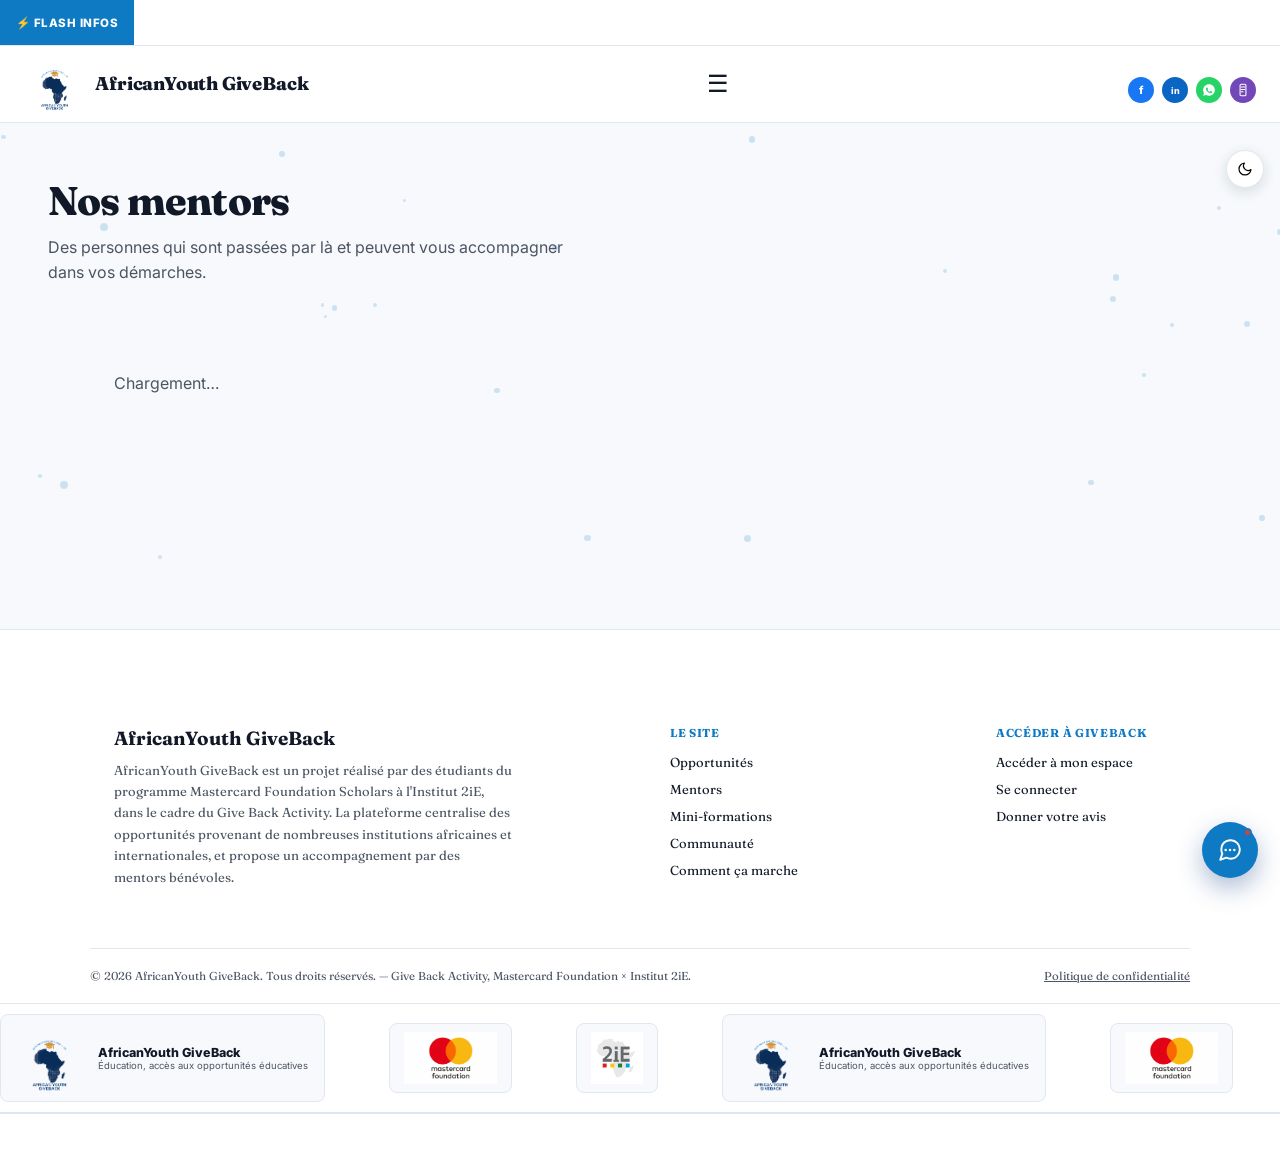
<file: frontend/mentors.html>
<!DOCTYPE html>
<html lang="fr">
<head>
<meta charset="UTF-8">
<meta name="viewport" content="width=device-width, initial-scale=1.0">
<title>AfricanYouth GiveBack — Mentors</title>
<link rel="preconnect" href="https://fonts.googleapis.com">
<link rel="preconnect" href="https://fonts.gstatic.com" crossorigin>
<link href="https://fonts.googleapis.com/css2?family=Fraunces:opsz,wght@9..144,400;9..144,500;9..144,600;9..144,700;9..144,800&family=Inter:wght@400;500;600;700;800&display=swap" rel="stylesheet">
<link rel="stylesheet" href="style.css">
<style>
  .mentor-card{ background:var(--paper-raised); border:1px solid var(--line); border-radius:12px; padding:20px; display:flex; flex-direction:column; gap:12px; }
  .mentor-avatar{ width:48px; height:48px; border-radius:50%; background:linear-gradient(135deg, var(--forest), var(--gold)); display:flex; align-items:center; justify-content:center; color:var(--on-dark); font-family:Inter,sans-serif; font-weight:700; font-size:15px; letter-spacing:.02em; }
  .contact-link{ font-family:Inter,sans-serif; font-size:12px; font-weight:600; color:var(--forest); text-decoration:none; }
  .contact-link:hover{ text-decoration:underline; }
  .contact-row{ display:flex; gap:14px; flex-wrap:wrap; }
  .whatsapp-link{ font-family:Inter,sans-serif; font-size:12px; font-weight:600; color:#1F8A4C; text-decoration:none; }
  .whatsapp-link:hover{ text-decoration:underline; }
  .mentor-card h3{ font-size:16px; margin:0; font-weight:500; }
  .mentor-card p{ font-family:Inter,sans-serif; font-size:12.5px; color:var(--ink-soft); margin:0; line-height:1.5; }
  .expertise-tags{ display:flex; gap:6px; flex-wrap:wrap; }
  .expertise-tags span{ font-family:Inter,sans-serif; font-size:10px; text-transform:uppercase; padding:4px 8px; border-radius:5px; background:var(--gold-soft); color:var(--forest-deep); }
  .request-btn{ background:var(--forest); color:var(--on-dark); border:none; padding:10px 16px; border-radius:8px; font-size:13px; font-family:Inter,sans-serif; font-weight:600; margin-top:auto; }
  .request-btn[disabled]{ background:var(--line); color:var(--ink-soft); }
</style>
</head>
<body>

<div class="ambient-layer" style="display:none"><div class="wash"></div><div id="ambientParticles"></div></div>
<div class="flash-infos">
  <span class="flash-infos-label">⚡ Flash infos</span>
  <div class="flash-infos-track">
    <span id="flashInfosText"><span id="flashAccompagnement"></span><span id="flashDeadline1" data-until="2026-08-31">📌 Deadline UEMOA, MAINSTREAM et Bourses Mastercard/2iE : 30-31 août 2026 — ne ratez pas la date&nbsp;&nbsp;&nbsp;•&nbsp;&nbsp;&nbsp; </span>🎓 <span id="flashOppCount">28+</span> opportunités vérifiées disponibles sur la plateforme&nbsp;&nbsp;&nbsp;•&nbsp;&nbsp;&nbsp; 🤝 <span id="flashMentorCount">9</span> mentors disponibles pour vous accompagner gratuitement&nbsp;&nbsp;&nbsp;•&nbsp;&nbsp;&nbsp; <img src="logo-mastercard-foundation.png" class="flash-infos-logo" alt="Mastercard Foundation">Un projet mené par des étudiants boursiers de la Mastercard Foundation à <img src="logo-2ie-officiel.png" class="flash-infos-logo" alt="Institut 2iE">l'Institut 2iE&nbsp;&nbsp;&nbsp;•&nbsp;&nbsp;&nbsp; 📱 Retrouvez-nous sur Facebook, LinkedIn et notre chaîne WhatsApp</span>
  </div>
</div>
<header class="topbar">
  <a class="brand" href="index.html">
    <img src="logo-badge-complet.png" alt="AfricanYouth GiveBack" class="brand-mark">
    <div class="brand-text">
      <div class="brand-word">AfricanYouth GiveBack</div>
      <div class="brand-tagline">Éducation, accès aux opportunités</div>
    </div>
  </a>
  <button class="theme-toggle-btn" id="themeToggleBtn" aria-label="Changer de thème">🌙</button>
  <button class="hamburger" aria-label="Menu">☰</button>
  <nav class="sans">
    <a href="index.html">Opportunités</a>
    <a href="tutoriel.html">Comment ça marche</a>
    <a href="formations.html">Mini-formations</a>
    <a href="mentors.html">Mentors</a>
    <a href="communaute.html">Communauté</a>
    <a href="cv-builder.html">Mon CV</a>
    <a href="feedback.html">Votre avis</a>
    <a href="espace.html">Mon espace</a>
  </nav>
<script>
(function () {
  const page = (location.pathname.split("/").pop() || "index.html").replace(/\.html$/, "");
  document.querySelectorAll("nav.sans a[href]").forEach(a => {
    const hrefPage = a.getAttribute("href").replace(/\.html$/, "");
    if (hrefPage === page || (page === "" && hrefPage === "index")) a.classList.add("page-active");
  });
})();
</script>
  <div class="social-icons-header">
    <a href="https://www.facebook.com/profile.php?id=61593783893327" target="_blank" rel="noopener" class="social-icon social-fb" aria-label="Facebook" title="Facebook">f</a>
    <a href="https://www.linkedin.com/company/144639927" target="_blank" rel="noopener" class="social-icon social-li" aria-label="LinkedIn" title="LinkedIn">in</a>
    <a href="https://whatsapp.com/channel/0029Vb9Px9H2f3EELsdZdG2Y" target="_blank" rel="noopener" class="social-icon social-wa" aria-label="WhatsApp" title="Chaîne WhatsApp">
      <svg width="14" height="14" viewBox="0 0 24 24" fill="currentColor"><path d="M12 2C6.48 2 2 6.48 2 12c0 1.85.5 3.58 1.35 5.07L2 22l5.07-1.32C8.53 21.5 10.22 22 12 22c5.52 0 10-4.48 10-10S17.52 2 12 2zm5.2 14.2c-.22.62-1.28 1.18-1.77 1.24-.45.06-1.02.08-1.65-.1-.38-.11-.87-.28-1.5-.55-2.64-1.14-4.36-3.8-4.5-3.98-.13-.18-1.07-1.42-1.07-2.7s.68-1.92.92-2.18c.24-.26.53-.32.7-.32l.5.01c.16.01.38-.06.6.45.22.53.75 1.83.82 1.96.07.13.11.29.02.47-.09.18-.14.29-.27.45-.13.16-.28.35-.4.47-.13.13-.27.27-.12.53.16.26.7 1.15 1.5 1.86 1.03.92 1.9 1.2 2.16 1.34.26.13.42.11.57-.07.16-.18.66-.77.83-1.03.18-.26.35-.22.6-.13.24.09 1.53.72 1.79.85.26.13.44.2.5.31.06.11.06.65-.16 1.27z"/></svg>
    </a>
    <a href="https://forms.gle/SzUAyUZCgj9gqtSo7" target="_blank" rel="noopener" class="social-icon social-form" aria-label="Donner votre avis" title="Aidez-nous à améliorer la plateforme">
      <svg width="14" height="14" viewBox="0 0 24 24" fill="none"><path d="M9 2h6a2 2 0 012 2v16a2 2 0 01-2 2H9a2 2 0 01-2-2V4a2 2 0 012-2z" stroke="currentColor" stroke-width="1.8"/><path d="M9 7h6M9 11h6M9 15h3" stroke="currentColor" stroke-width="1.8" stroke-linecap="round"/></svg>
    </a>
  </div>

</header>

<section class="page-shell">
  <div class="shell-bg"></div>
  <div class="shell-particles" id="heroParticles"></div>

  <div class="hero-content" style="padding-top:56px; padding-bottom:8px;">
    <h1>Nos mentors</h1>
    <p class="lead">Des personnes qui sont passées par là et peuvent vous accompagner dans vos démarches.</p>
  </div>

  <div class="wrap shell-inner">
  <div id="grid" class="grid">
    <p class="sans" style="color:var(--ink-soft)">Chargement…</p>
  </div>
  </div>
</section>

<script src="supabase-js.min.js"></script>
<script src="supabaseClient.js"></script>
<script>
(async function () {
  // Masque automatiquement toute deadline déjà passée dans le bandeau
  document.querySelectorAll("[data-until]").forEach(el => {
    const limite = new Date(el.getAttribute("data-until") + "T23:59:59");
    if (new Date() > limite) el.remove();
  });
  try {
    const elOpp = document.getElementById("flashOppCount");
    if (elOpp) {
      const { count } = await db.from("opportunities").select("*", { count: "exact", head: true });
      if (count) elOpp.textContent = count + "+";
    }
  } catch (e) { /* silencieux, le texte par défaut reste affiché */ }
  try {
    const elMentor = document.getElementById("flashMentorCount");
    if (elMentor) {
      const { count } = await db.from("mentors").select("*", { count: "exact", head: true });
      if (count) elMentor.textContent = count;
    }
  } catch (e) { /* silencieux */ }
})();
</script>
<script>
let currentUser = null;

async function init() {
  const { data: { session } } = await db.auth.getSession();
  currentUser = session ? session.user : null;

  const { data, error } = await db.from("mentors").select("*").order("disponibilite", { ascending: false }).order("nom");
  const grid = document.getElementById("grid");
  grid.innerHTML = "";

  if (error) {
    grid.innerHTML = `<p class="sans" style="color:var(--danger)">Erreur : ${error.message}</p>`;
    return;
  }
  if (!data || data.length === 0) {
    grid.innerHTML = `<div class="empty">Aucun mentor pour le moment. Ajoutes-en depuis Supabase (table "mentors").</div>`;
    return;
  }

  data.forEach(m => {
    const card = document.createElement("div");
    card.className = "mentor-card";
    const tags = (m.expertise || []).map(t => `<span>${t}</span>`).join("");
    const initials = m.nom.split(" ").map(w => w[0]).slice(0, 2).join("").toUpperCase();
    const avatarHtml = m.photo_url
      ? `<img src="${m.photo_url}" alt="${m.nom}" class="mentor-avatar" style="object-fit:cover;">`
      : `<div class="mentor-avatar">${initials}</div>`;
    const preMessage = "Bonjour, j'ai obtenu votre contact via la plateforme AfricanYouth GiveBack et j'aimerais un accompagnement pour ma candidature.";
    const contactBtn = m.contact
      ? `<a class="contact-link" href="mailto:${m.contact}?subject=${encodeURIComponent('Demande d\'accompagnement — AfricanYouth GiveBack')}&body=${encodeURIComponent(preMessage)}">✉ Email</a>`
      : "";
    const whatsappBtn = m.whatsapp
      ? `<a class="whatsapp-link" href="https://wa.me/${m.whatsapp}?text=${encodeURIComponent(preMessage)}" target="_blank" rel="noopener">💬 WhatsApp</a>`
      : "";
    const contactRow = (contactBtn || whatsappBtn)
      ? `<div class="contact-row">${contactBtn}${whatsappBtn}</div>`
      : "";
    const hasContact = !!(m.contact || m.whatsapp);
    const demandesCount = m.demandes_recues || 0;
    const demandesBadge = demandesCount > 0
      ? `<p class="sans" style="font-size:11px; color:var(--forest); font-weight:700; margin:0;">💬 ${demandesCount} demande${demandesCount > 1 ? "s" : ""} reçue${demandesCount > 1 ? "s" : ""} — accompagnement réel</p>`
      : "";
    card.innerHTML = `
      ${avatarHtml}
      <h3>${m.nom}</h3>
      <p>${m.bio || ""}</p>
      <div class="expertise-tags">${tags}</div>
      ${demandesBadge}
      ${contactRow}
      <button class="request-btn" data-id="${m.id}" data-whatsapp="${m.whatsapp || ""}" data-email="${m.contact || ""}" data-has-contact="${hasContact}">Demander ce mentor</button>
    `;
    grid.appendChild(card);
  });

  grid.querySelectorAll(".request-btn").forEach(btn => {
    btn.addEventListener("click", async () => {
      if (!currentUser) {
        window.location.href = "auth.html";
        return;
      }
      const mentorId = parseInt(btn.dataset.id, 10);
      const whatsapp = btn.dataset.whatsapp;
      const email = btn.dataset.email;

      // Vérifie en base (pas juste en mémoire) si une demande existe déjà,
      // pour ne jamais compter deux fois la même personne pour le même mentor.
      const { data: existing } = await db.from("mentor_requests")
        .select("id")
        .eq("user_id", currentUser.id)
        .eq("mentor_id", mentorId)
        .maybeSingle();

      if (!existing) {
        await db.from("mentor_requests").insert({
          user_id: currentUser.id, mentor_id: mentorId, message: "Demande depuis la page Mentors",
        });
      }

      const message = "Bonjour, j'ai obtenu votre contact via la plateforme AfricanYouth GiveBack et j'aimerais un accompagnement pour ma candidature.";

      if (whatsapp) {
        btn.textContent = "💬 Recontacter sur WhatsApp";
        window.open(`https://wa.me/${whatsapp}?text=${encodeURIComponent(message)}`, "_blank", "noopener");
      } else if (email) {
        btn.textContent = "✉ Recontacter par email";
        window.location.href = `mailto:${email}?subject=${encodeURIComponent("Demande d'accompagnement — AfricanYouth GiveBack")}&body=${encodeURIComponent(message)}`;
      } else {
        btn.textContent = "✓ Demande enregistrée";
        btn.disabled = true;
      }
    });
  });
}
init();
</script>
<script>
(function () {
  const zone = document.getElementById("heroParticles");
  if (!zone) return;
  const n = 26;
  for (let i = 0; i < n; i++) {
    const dot = document.createElement("span");
    const size = 3 + Math.random() * 5;
    dot.style.width = size + "px";
    dot.style.height = size + "px";
    dot.style.left = Math.random() * 100 + "%";
    dot.style.top = Math.random() * 100 + "%";
    dot.style.animationDuration = (5 + Math.random() * 6) + "s";
    dot.style.animationDelay = (Math.random() * 6) + "s";
    zone.appendChild(dot);
  }
})();
</script>
<button class="assistant-fab" id="assistantFab" aria-label="Ouvrir l'assistant">
  <svg width="26" height="26" viewBox="0 0 24 24" fill="none" xmlns="http://www.w3.org/2000/svg">
    <path d="M21 11.5a8.38 8.38 0 01-.9 3.8 8.5 8.5 0 01-7.6 4.7 8.38 8.38 0 01-3.8-.9L3 21l1.9-5.7a8.38 8.38 0 01-.9-3.8 8.5 8.5 0 014.7-7.6 8.38 8.38 0 013.8-.9h.5a8.48 8.48 0 018 8v.5z"
      stroke="currentColor" stroke-width="1.8" stroke-linecap="round" stroke-linejoin="round"/>
    <circle cx="8" cy="12" r="1.15" fill="currentColor"/>
    <circle cx="12" cy="12" r="1.15" fill="currentColor"/>
    <circle cx="16" cy="12" r="1.15" fill="currentColor"/>
  </svg>
  <span class="fab-notif-dot"></span>
</button>
<div class="assistant-panel" id="assistantPanel">
  <div class="assistant-header">
    <span>🌱 Assistant Giveback</span>
    <button id="assistantClose">✕</button>
  </div>
  <div class="assistant-body" id="assistantBody">
    <div class="assistant-msg bot">Bonjour Je peux répondre aux questions courantes et aussi consulter les vraies données de la plateforme (bourses disponibles, mentors, tes candidatures). Choisis une question ou écris la tienne.</div>
  </div>
  <div class="assistant-suggestions" id="assistantSuggestions"></div>
  <div class="assistant-input-row">
    <input type="text" id="assistantInput" placeholder="Pose ta question…">
    <button id="assistantSend">Envoyer</button>
  </div>
</div>

<script>
(function () {
  const FAQ = [
    {
      q: "Bonjour !",
      k: ["salut", "bonjour", "bonsoir", "hello", "coucou", "cc"],
      a: "Bonjour Comment puis-je t'aider ? Tu peux me demander \"quelles bourses sont disponibles\", \"quel mentor pour m'aider\", ou n'importe quelle question sur la plateforme."
    },
    {
      q: "Comment créer un compte ?",
      k: ["compte", "inscription", "inscrire", "créer un compte", "s'inscrire"],
      a: "Clique sur \"Se connecter\" en haut à droite, puis sur l'onglet \"Créer un compte\". Remplis le formulaire, tu recevras un email de confirmation à valider avant de pouvoir te connecter."
    },
    {
      q: "Comment contacter un mentor ?",
      k: ["mentor", "contacter", "whatsapp", "accompagn", "aide"],
      a: "Va sur la page \"Mentors\", choisis celui qui correspond à ton besoin, puis clique sur \"Demander ce mentor\" ou directement sur les liens Email/WhatsApp affichés sur sa carte."
    },
    {
      q: "Le site est-il gratuit ?",
      k: ["gratuit", "payant", "prix", "coût", "argent"],
      a: "Oui, la plateforme est entièrement gratuite. Elle centralise des opportunités réelles (bourses, stages, formations) et un accompagnement par des mentors bénévoles."
    },
    {
      q: "Comment suivre ma candidature ?",
      k: ["suivre", "candidature", "suivi", "statut"],
      a: "Sur une opportunité, clique sur \"Ajouter à mon suivi\" : elle apparaît alors dans \"Mon espace\". Attention, ça ne remplace pas la vraie candidature — tu dois aussi postuler sur le site officiel via le bouton \"Voir l'offre officielle\"."
    },
    {
      q: "J'ai oublié mon mot de passe",
      k: ["mot de passe", "oublié", "password", "reset"],
      a: "La réinitialisation automatique n'est pas encore disponible. En attendant, contacte Kabre Olivier (coordinateur) via la page \"Mentors\" pour te débloquer."
    },
    {
      q: "Comment publier dans la communauté ?",
      k: ["publier", "communauté", "poster", "message", "partager"],
      a: "Va sur la page \"Communauté\", connecte-toi si besoin, écris ton message dans la zone de texte en haut et clique sur \"Publier\". Les autres peuvent réagir et commenter."
    },
    {
      q: "Puis-je modifier mon profil plus tard ?",
      k: ["modifier", "profil", "mettre à jour", "changer"],
      a: "Oui ! Sur \"Mon espace\", clique sur \"Mon compte\" puis \"Modifier mon profil\" — tu peux mettre à jour ton prénom, ta photo, ta situation, ta localisation à tout moment."
    },
    {
      q: "C'est quoi AfricanYouth GiveBack ?",
      k: ["qui", "quoi", "plateforme", "but", "objectif", "giveback"],
      a: "AfricanYouth GiveBack est une plateforme créée par des étudiants du programme de bourses Mastercard Foundation à 2iE, pour centraliser les opportunités éducatives et accompagner les jeunes vulnérables dans leurs candidatures."
    }
  ];

  const LIVE_INTENTS = [
    {
      k: ["quelles bourses", "bourses disponibles", "montre moi les bourses", "liste des bourses", "quelles opportunités", "bourse dispo", "quel bourse", "quelle bourse", "des bourses", "voir les bourses", "bourses actuelles"],
      handler: async () => {
        const { data } = await db.from("opportunities").select("title, type, deadline").order("deadline", { ascending: true }).limit(5);
        if (!data || data.length === 0) return "Je n'ai trouvé aucune opportunité active en ce moment.";
        const lines = data.map(o => `• ${o.title} (${o.type}${o.deadline ? ", clôture le " + new Date(o.deadline).toLocaleDateString("fr-FR") : ""})`);
        return "Voici les prochaines opportunités à clôturer :\n" + lines.join("\n") + "\n\nVoir toutes les opportunités sur la page \"Opportunités\".";
      }
    },
    {
      k: ["quel mentor", "qui contacter", "mentor pour", "recommand", "besoin d'un mentor"],
      handler: async () => {
        const { data } = await db.from("mentors").select("nom, expertise").limit(5);
        if (!data || data.length === 0) return "Aucun mentor n'est encore enregistré.";
        const lines = data.map(m => `• ${m.nom} (${(m.expertise || []).join(", ") || "généraliste"})`);
        return "Voici des mentors disponibles :\n" + lines.join("\n") + "\n\nVa sur la page \"Mentors\" pour les contacter directement.";
      }
    },
    {
      k: ["mes candidatures", "où en est ma candidature", "mon suivi", "j'ai postulé"],
      handler: async () => {
        const { data: { session } } = await db.auth.getSession();
        if (!session) return "Connecte-toi d'abord pour que je puisse voir tes candidatures.";
        const { data } = await db.from("applications").select("status, opportunities(title)").eq("user_id", session.user.id);
        if (!data || data.length === 0) return "Tu n'as encore aucune candidature en suivi. Ajoute-en une depuis la page \"Opportunités\".";
        const lines = data.map(a => `• ${a.opportunities?.title || "Opportunité"} — ${a.status}`);
        return "Voici tes candidatures suivies :\n" + lines.join("\n");
      }
    },
    {
      k: ["combien de bourses", "nombre d'opportunités", "combien d'opportunités"],
      handler: async () => {
        const { count } = await db.from("opportunities").select("*", { count: "exact", head: true });
        return `Il y a actuellement ${count || 0} opportunités vérifiées sur la plateforme (bourses, stages, emplois, formations).`;
      }
    },
  ];

  async function findAnswer(text) {
    const q = text.toLowerCase();

    for (const intent of LIVE_INTENTS) {
      if (intent.k.some(k => q.includes(k))) {
        try {
          return await intent.handler();
        } catch (e) {
          return "Je n'ai pas réussi à récupérer cette information pour le moment. Réessaie dans un instant.";
        }
      }
    }

    let best = null, bestScore = 0;
    FAQ.forEach(item => {
      let score = 0;
      item.k.forEach(k => { if (q.includes(k)) score++; });
      if (score > bestScore) { bestScore = score; best = item; }
    });
    if (bestScore > 0) return best.a;

    try {
      const motsVides = new Set(["le","la","les","un","une","des","de","du","et","ou","est","sont","que","qui","quoi","pour","dans","sur","avec","sans","ce","cette","ces","parle","moi","dis","sais","connais","information","info","bourse","opportunité"]);
      const motsRecherche = q.normalize("NFD").replace(/[\u0300-\u036f]/g, "")
        .replace(/[^a-z0-9\s]/g, " ").split(/\s+/)
        .filter(m => m.length > 2 && !motsVides.has(m));

      if (motsRecherche.length > 0) {
        const { data: opps } = await db.from("opportunities")
          .select("title, description, deadline, lien, pays_cible, type, partenaire");
        if (opps && opps.length) {
          const correspondances = opps.map(o => {
            const texteOpp = (o.title + " " + (o.pays_cible || []).join(" ") + " " + (o.partenaire || "")).toLowerCase().normalize("NFD").replace(/[\u0300-\u036f]/g, "");
            const score = motsRecherche.filter(m => texteOpp.includes(m)).length;
            return { o, score };
          }).filter(x => x.score > 0).sort((a, b) => b.score - a.score);

          if (correspondances.length > 0) {
            const opp = correspondances[0].o;
            const deadline = opp.deadline ? new Date(opp.deadline).toLocaleDateString("fr-FR") : "à vérifier sur le site officiel";
            let reponse = `${opp.title}\n\n${opp.description || ""}\n\n📅 Clôture : ${deadline}`;
            if (opp.lien) reponse += `\n\n🔗 Pour postuler : ${opp.lien}`;
            return reponse;
          }
        }
      }
    } catch (e) { /* si la recherche échoue, on continue vers le PDF/message par défaut */ }

    const BACKEND_URL = "https://giveback-chat-backend.onrender.com";
    const LIENS_PAR_SOURCE = {
      "BOURSE BGIS GIVEBACK.docx": "https://www.2ie-edu.org/2ie-mastercard/",
      "OFFRE-DE-BOURSES-DETUDES-POUR-BACHELOR-CENTRALE1_Giveback-.pdf": "https://www.2ie-edu.org/offre-de-20-bourses-detudes-pour-bachelor-centrale-2ie-african-bachelor-of-engineering-pour-la-rentree-2026-2027-a-linstitut-2ie-ouagadougou-burkina-faso-septembre-202/",
      "OFFRE-DE-BOURSES-DETUDES-POUR-LE-BACHELOR-EN-GESTION-DES-INFRASTRUCTURES-ET-SERVICES1.pdf": "https://www.2ie-edu.org/2ie-mastercard/",
    };
    const LIENS_PAR_MOT_CLE = [
      { mots: ["bgis", "gestion des infrastructures"], lien: "https://www.2ie-edu.org/2ie-mastercard/" },
      { mots: ["centrale"], lien: "https://www.2ie-edu.org/offre-de-20-bourses-detudes-pour-bachelor-centrale-2ie-african-bachelor-of-engineering-pour-la-rentree-2026-2027-a-linstitut-2ie-ouagadougou-burkina-faso-septembre-202/" },
      { mots: ["eree", "énergies renouvelables", "efficacité énergétique"], lien: "https://www.2ie-edu.org/20301-2/" },
      { mots: ["emih", "installations hydrauliques"], lien: "https://www.2ie-edu.org/offre-de-20-bourses-detudes-de-bachelor-technologique-en-exploitation-et-maintenance-des-installations-hydrauliques-bt-emih-pour-la-rentree-2026-2027-a-2ie-ouagadougou-burkina-faso-septem/" },
      { mots: ["anc", "assainissement non collectif", "mastère spécialisé"], lien: "https://www.2ie-edu.org/2ie-mastercard/" },
    ];
    const questionEnvoyee = (text.split(/\s+/).length <= 6 && lastUserQuestion)
      ? `Contexte : la question précédente portait sur "${lastUserQuestion}". Nouvelle question : ${text}`
      : text;

    try {
      const res = await fetch(BACKEND_URL + "/rag/ask", {
        method: "POST",
        headers: { "Content-Type": "application/json" },
        body: JSON.stringify({ question: questionEnvoyee }),
      });
      const data = await res.json();
      if (data.success && data.answer) {
        let reponse = data.answer;
        let lien = (data.sources || []).map(s => LIENS_PAR_SOURCE[s]).find(Boolean);
        const texteComplet = (lastUserQuestion + " " + text).toLowerCase();
        if (!lien) {
          const correspondance = LIENS_PAR_MOT_CLE.find(entry => entry.mots.some(m => texteComplet.includes(m)));
          if (correspondance) lien = correspondance.lien;
        }
        if (lien) reponse += `\n\n🔗 Pour postuler : ${lien}`;
        return reponse;
      }
    } catch (e) {
      // Le serveur peut être endormi (plan gratuit) ou indisponible — on retombe sur le message par défaut
    }

    return "Je n'ai pas de réponse toute prête pour ça. Essaie de reformuler (ex: \"quelles bourses sont disponibles ?\", \"quel mentor pour...\"), ou contacte un mentor via la page \"Mentors\" pour une aide personnalisée.";
  }

  const fab = document.getElementById("assistantFab");
  const panel = document.getElementById("assistantPanel");
  const body = document.getElementById("assistantBody");
  const input = document.getElementById("assistantInput");
  const sendBtn = document.getElementById("assistantSend");
  const closeBtn = document.getElementById("assistantClose");
  const suggestions = document.getElementById("assistantSuggestions");

  const suggestedQuestions = [
    "Quelles bourses sont disponibles ?",
    "Quel mentor pour m'aider ?",
    "Où en sont mes candidatures ?",
  ];
  suggestedQuestions.forEach(q => {
    const btn = document.createElement("button");
    btn.textContent = q;
    btn.addEventListener("click", () => ask(q));
    suggestions.appendChild(btn);
  });

  function formatMessage(text) {
    let propre = text
      .replace(/\*\*(.*?)\*\*/g, "$1")
      .replace(/\*(.*?)\*/g, "$1")
      .replace(/^[-•]\s+/gm, "• ")
      .replace(/#{1,6}\s?/g, "");

    const escape = (s) => s.replace(/&/g, "&amp;").replace(/</g, "&lt;").replace(/>/g, "&gt;");
    const parts = propre.split(/(https?:\/\/[^\s]+)/g);
    return parts.map(p =>
      /^https?:\/\//.test(p)
        ? `<a href="${escape(p)}" target="_blank" rel="noopener">${escape(p)}</a>`
        : escape(p)
    ).join("");
  }

  function addMsg(text, who) {
    const div = document.createElement("div");
    div.className = "assistant-msg " + who;
    div.innerHTML = formatMessage(text);
    body.appendChild(div);
    body.scrollTop = body.scrollHeight;
  }

  let lastUserQuestion = "";

  async function ask(text) {
    if (!text.trim()) return;
    addMsg(text, "user");
    input.value = "";
    addMsg("…", "bot");
    const thinking = body.lastChild;
    const answer = await findAnswer(text);
    lastUserQuestion = text;
    thinking.innerHTML = formatMessage(answer);
    body.scrollTop = body.scrollHeight;
  }

  fab.addEventListener("click", () => panel.classList.toggle("open"));
  closeBtn.addEventListener("click", () => panel.classList.remove("open"));
  sendBtn.addEventListener("click", () => ask(input.value));
  input.addEventListener("keydown", (e) => { if (e.key === "Enter") ask(input.value); });
})();
</script>

<script>
document.querySelectorAll(".hamburger").forEach(btn => {
  btn.addEventListener("click", () => {
    const nav = btn.closest("header").querySelector("nav.sans");
    if (nav) nav.classList.toggle("open");
  });
});
</script>
<footer class="site-footer">
  <div class="wrap footer-top">
    <div class="footer-brand-col">
      <div class="footer-brand-name">AfricanYouth GiveBack</div>
      <p class="footer-brand-tagline">AfricanYouth GiveBack est un projet réalisé par des étudiants du programme Mastercard Foundation Scholars à l'Institut 2iE, dans le cadre du Give Back Activity. La plateforme centralise des opportunités provenant de nombreuses institutions africaines et internationales, et propose un accompagnement par des mentors bénévoles.</p>
    </div>
    <div class="footer-nav-col">
      <h4>Le site</h4>
      <a href="index.html">Opportunités</a>
      <a href="mentors.html">Mentors</a>
      <a href="formations.html">Mini-formations</a>
      <a href="communaute.html">Communauté</a>
      <a href="tutoriel.html">Comment ça marche</a>
    </div>
    <div class="footer-nav-col">
      <h4>Accéder à Giveback</h4>
      <a href="espace.html">Accéder à mon espace</a>
      <a href="auth.html">Se connecter</a>
      <a href="feedback.html">Donner votre avis</a>
    </div>
  </div>
  <div class="wrap footer-bottom-row">
    <span>© 2026 AfricanYouth GiveBack. Tous droits réservés. — Give Back Activity, Mastercard Foundation × Institut 2iE.</span>
    <a href="confidentialite.html">Politique de confidentialité</a>
  </div>
  <div class="partner-logos-marquee">
    <div class="partner-logos-track">
      <a href="index.html" class="own-brand-item">
        <img src="logo-badge-complet.png" alt="AfricanYouth GiveBack">
        <div class="own-brand-text">
          <span class="own-brand-name">AfricanYouth GiveBack</span>
          <span class="own-brand-tagline">Éducation, accès aux opportunités éducatives</span>
        </div>
      </a>
      <a href="https://mastercardfdn.org" target="_blank" rel="noopener"><img src="logo-mastercard-foundation.png" alt="Mastercard Foundation"></a>
      <a href="https://www.2ie-edu.org" target="_blank" rel="noopener"><img src="logo-2ie-officiel.png" alt="Institut 2iE"></a>
      <a href="index.html" class="own-brand-item">
        <img src="logo-badge-complet.png" alt="AfricanYouth GiveBack">
        <div class="own-brand-text">
          <span class="own-brand-name">AfricanYouth GiveBack</span>
          <span class="own-brand-tagline">Éducation, accès aux opportunités éducatives</span>
        </div>
      </a>
      <a href="https://mastercardfdn.org" target="_blank" rel="noopener"><img src="logo-mastercard-foundation.png" alt="Mastercard Foundation"></a>
      <a href="https://www.2ie-edu.org" target="_blank" rel="noopener"><img src="logo-2ie-officiel.png" alt="Institut 2iE"></a>
      <a href="index.html" class="own-brand-item">
        <img src="logo-badge-complet.png" alt="AfricanYouth GiveBack">
        <div class="own-brand-text">
          <span class="own-brand-name">AfricanYouth GiveBack</span>
          <span class="own-brand-tagline">Éducation, accès aux opportunités éducatives</span>
        </div>
      </a>
      <a href="https://mastercardfdn.org" target="_blank" rel="noopener"><img src="logo-mastercard-foundation.png" alt="Mastercard Foundation"></a>
      <a href="https://www.2ie-edu.org" target="_blank" rel="noopener"><img src="logo-2ie-officiel.png" alt="Institut 2iE"></a>
    </div>
  </div>
  <div class="footer-marquee">
    <span class="footer-marquee-track">Cette plateforme est développée par des étudiants boursiers de la Fondation Mastercard en formation à l'Institut International d'Ingénierie de l'Eau et de l'Environnement (2iE) — elle ne constitue pas un service officiel de l'Institut 2iE ni de la Fondation Mastercard.</span>
  </div>
</footer>


<script>
(function () {
  const root = document.documentElement;
  const saved = sessionStorage.getItem("giveback-theme") || "light";
  root.setAttribute("data-theme", saved);

  const MOON_SVG = '<svg width="16" height="16" viewBox="0 0 24 24" fill="none" xmlns="http://www.w3.org/2000/svg"><path d="M21 12.79A9 9 0 1111.21 3 7 7 0 0021 12.79z" stroke="currentColor" stroke-width="1.8" stroke-linecap="round" stroke-linejoin="round"/></svg>';
  const SUN_SVG = '<svg width="16" height="16" viewBox="0 0 24 24" fill="none" xmlns="http://www.w3.org/2000/svg"><circle cx="12" cy="12" r="4.5" stroke="currentColor" stroke-width="1.8"/><path d="M12 2v2.5M12 19.5V22M4.2 4.2l1.8 1.8M18 18l1.8 1.8M2 12h2.5M19.5 12H22M4.2 19.8L6 18M18 6l1.8-1.8" stroke="currentColor" stroke-width="1.8" stroke-linecap="round"/></svg>';

  document.addEventListener("DOMContentLoaded", () => {
    const btn = document.getElementById("themeToggleBtn");
    if (!btn) return;

    function updateIcon() {
      const current = root.getAttribute("data-theme") || "light";
      // L'icône affichée représente le thème vers lequel on bascule en cliquant
      btn.innerHTML = current === "light" ? MOON_SVG : SUN_SVG;
      btn.setAttribute("aria-label", current === "light" ? "Passer au thème sombre" : "Passer au thème clair");
    }
    updateIcon();

    btn.addEventListener("click", () => {
      const current = root.getAttribute("data-theme") || "light";
      const next = current === "light" ? "dark" : "light";
      root.setAttribute("data-theme", next);
      sessionStorage.setItem("giveback-theme", next);
      updateIcon();
    });
  });
})();
</script>

</body>
</html>
</file>
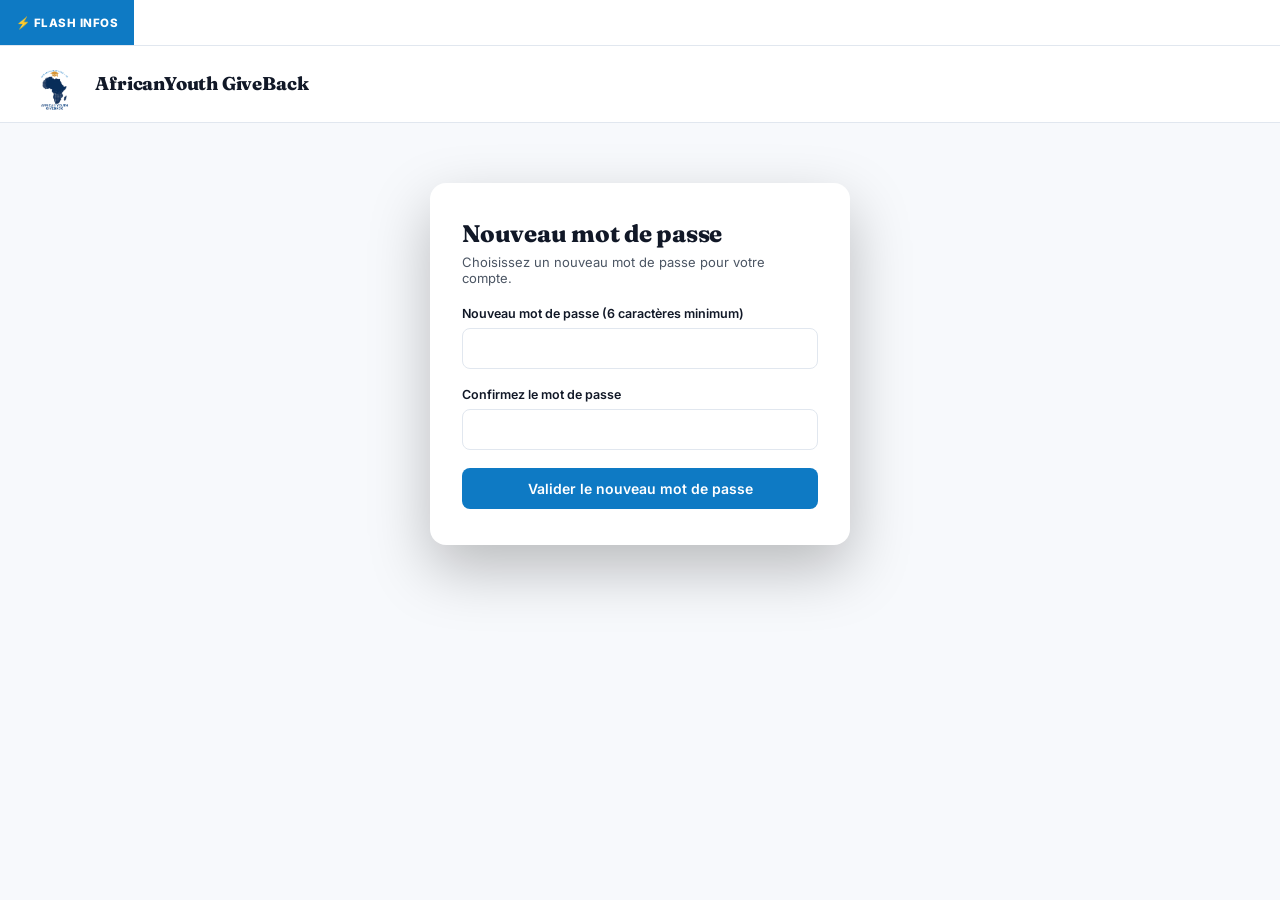
<file: frontend/reset-password.html>
<!DOCTYPE html>
<html lang="fr">
<head>
<meta charset="UTF-8">
<meta name="viewport" content="width=device-width, initial-scale=1.0">
<title>AfricanYouth GiveBack — Nouveau mot de passe</title>
<link rel="preconnect" href="https://fonts.googleapis.com">
<link rel="preconnect" href="https://fonts.gstatic.com" crossorigin>
<link href="https://fonts.googleapis.com/css2?family=Fraunces:opsz,wght@9..144,400;9..144,500;9..144,600;9..144,700;9..144,800&family=Inter:wght@400;500;600;700;800&display=swap" rel="stylesheet">
<link rel="stylesheet" href="style.css">
</head>
<body>

<div class="flash-infos">
  <span class="flash-infos-label">⚡ Flash infos</span>
  <div class="flash-infos-track">
    <span id="flashInfosText"><span id="flashAccompagnement"></span><span id="flashDeadline1" data-until="2026-08-31">📌 Deadline UEMOA, MAINSTREAM et Bourses Mastercard/2iE : 30-31 août 2026 — ne ratez pas la date&nbsp;&nbsp;&nbsp;•&nbsp;&nbsp;&nbsp; </span>🎓 <span id="flashOppCount">28+</span> opportunités vérifiées disponibles sur la plateforme&nbsp;&nbsp;&nbsp;•&nbsp;&nbsp;&nbsp; 🤝 <span id="flashMentorCount">9</span> mentors disponibles pour vous accompagner gratuitement&nbsp;&nbsp;&nbsp;•&nbsp;&nbsp;&nbsp; <img src="logo-mastercard-foundation.png" class="flash-infos-logo" alt="Mastercard Foundation">Un projet mené par des étudiants boursiers de la Mastercard Foundation à <img src="logo-2ie-officiel.png" class="flash-infos-logo" alt="Institut 2iE">l'Institut 2iE&nbsp;&nbsp;&nbsp;•&nbsp;&nbsp;&nbsp; 📱 Retrouvez-nous sur Facebook, LinkedIn et notre chaîne WhatsApp</span>
  </div>
</div>
<header class="topbar">
  <a class="brand" href="index.html">
    <img src="logo-badge-complet.png" alt="AfricanYouth GiveBack" class="brand-mark">
    <div class="brand-text">
      <div class="brand-word">AfricanYouth GiveBack</div>
      <div class="brand-tagline">Éducation, accès aux opportunités</div>
    </div>
  </a>
</header>

<section class="page-shell">
  <div class="narrow" style="background:var(--paper-raised); border-radius:16px; padding:36px 32px; box-shadow:0 24px 60px rgba(0,0,0,.25); margin:60px auto; max-width:420px;">
    <h2 style="margin:0 0 6px;">Nouveau mot de passe</h2>
    <p style="font-family:Inter,sans-serif; font-size:13px; color:var(--ink-soft); margin:0 0 20px;">
      Choisissez un nouveau mot de passe pour votre compte.
    </p>

    <form id="resetForm">
      <div class="field">
        <label>Nouveau mot de passe (6 caractères minimum)</label>
        <input type="password" id="newPassword" required minlength="6">
      </div>
      <div class="field">
        <label>Confirmez le mot de passe</label>
        <input type="password" id="confirmPassword" required minlength="6">
      </div>
      <button class="btn" type="submit" style="width:100%;">Valider le nouveau mot de passe</button>
      <div class="msg" id="resetMsg"></div>
    </form>
  </div>
</section>

<script src="supabase-js.min.js"></script>
<script src="supabaseClient.js"></script>
<script>
(async function () {
  // Masque automatiquement toute deadline déjà passée dans le bandeau
  document.querySelectorAll("[data-until]").forEach(el => {
    const limite = new Date(el.getAttribute("data-until") + "T23:59:59");
    if (new Date() > limite) el.remove();
  });
  try {
    const elOpp = document.getElementById("flashOppCount");
    if (elOpp) {
      const { count } = await db.from("opportunities").select("*", { count: "exact", head: true });
      if (count) elOpp.textContent = count + "+";
    }
  } catch (e) { /* silencieux, le texte par défaut reste affiché */ }
  try {
    const elMentor = document.getElementById("flashMentorCount");
    if (elMentor) {
      const { count } = await db.from("mentors").select("*", { count: "exact", head: true });
      if (count) elMentor.textContent = count;
    }
  } catch (e) { /* silencieux */ }
})();
</script>
<script>
function showMsg(el, text, ok) {
  el.textContent = text;
  el.className = "msg " + (ok ? "ok" : "error");
}

const resetForm = document.getElementById("resetForm");

resetForm.addEventListener("submit", async (e) => {
  e.preventDefault();
  const msg = document.getElementById("resetMsg");
  const p1 = document.getElementById("newPassword").value;
  const p2 = document.getElementById("confirmPassword").value;

  if (p1 !== p2) {
    showMsg(msg, "Les deux mots de passe ne correspondent pas.", false);
    return;
  }

  const { error } = await db.auth.updateUser({ password: p1 });
  if (error) {
    showMsg(msg, "Le lien a peut-être expiré. Redemandez un lien depuis la page de connexion. (" + error.message + ")", false);
    return;
  }
  showMsg(msg, "Mot de passe mis à jour ! Redirection...", true);
  setTimeout(() => { window.location.href = "espace.html"; }, 1800);
});
</script>

<script>
(function () {
  const root = document.documentElement;
  const saved = sessionStorage.getItem("giveback-theme") || "light";
  root.setAttribute("data-theme", saved);

  const MOON_SVG = '<svg width="16" height="16" viewBox="0 0 24 24" fill="none" xmlns="http://www.w3.org/2000/svg"><path d="M21 12.79A9 9 0 1111.21 3 7 7 0 0021 12.79z" stroke="currentColor" stroke-width="1.8" stroke-linecap="round" stroke-linejoin="round"/></svg>';
  const SUN_SVG = '<svg width="16" height="16" viewBox="0 0 24 24" fill="none" xmlns="http://www.w3.org/2000/svg"><circle cx="12" cy="12" r="4.5" stroke="currentColor" stroke-width="1.8"/><path d="M12 2v2.5M12 19.5V22M4.2 4.2l1.8 1.8M18 18l1.8 1.8M2 12h2.5M19.5 12H22M4.2 19.8L6 18M18 6l1.8-1.8" stroke="currentColor" stroke-width="1.8" stroke-linecap="round"/></svg>';

  document.addEventListener("DOMContentLoaded", () => {
    const btn = document.getElementById("themeToggleBtn");
    if (!btn) return;

    function updateIcon() {
      const current = root.getAttribute("data-theme") || "light";
      // L'icône affichée représente le thème vers lequel on bascule en cliquant
      btn.innerHTML = current === "light" ? MOON_SVG : SUN_SVG;
      btn.setAttribute("aria-label", current === "light" ? "Passer au thème sombre" : "Passer au thème clair");
    }
    updateIcon();

    btn.addEventListener("click", () => {
      const current = root.getAttribute("data-theme") || "light";
      const next = current === "light" ? "dark" : "light";
      root.setAttribute("data-theme", next);
      sessionStorage.setItem("giveback-theme", next);
      updateIcon();
    });
  });
})();
</script>

</body>
</html>
</file>
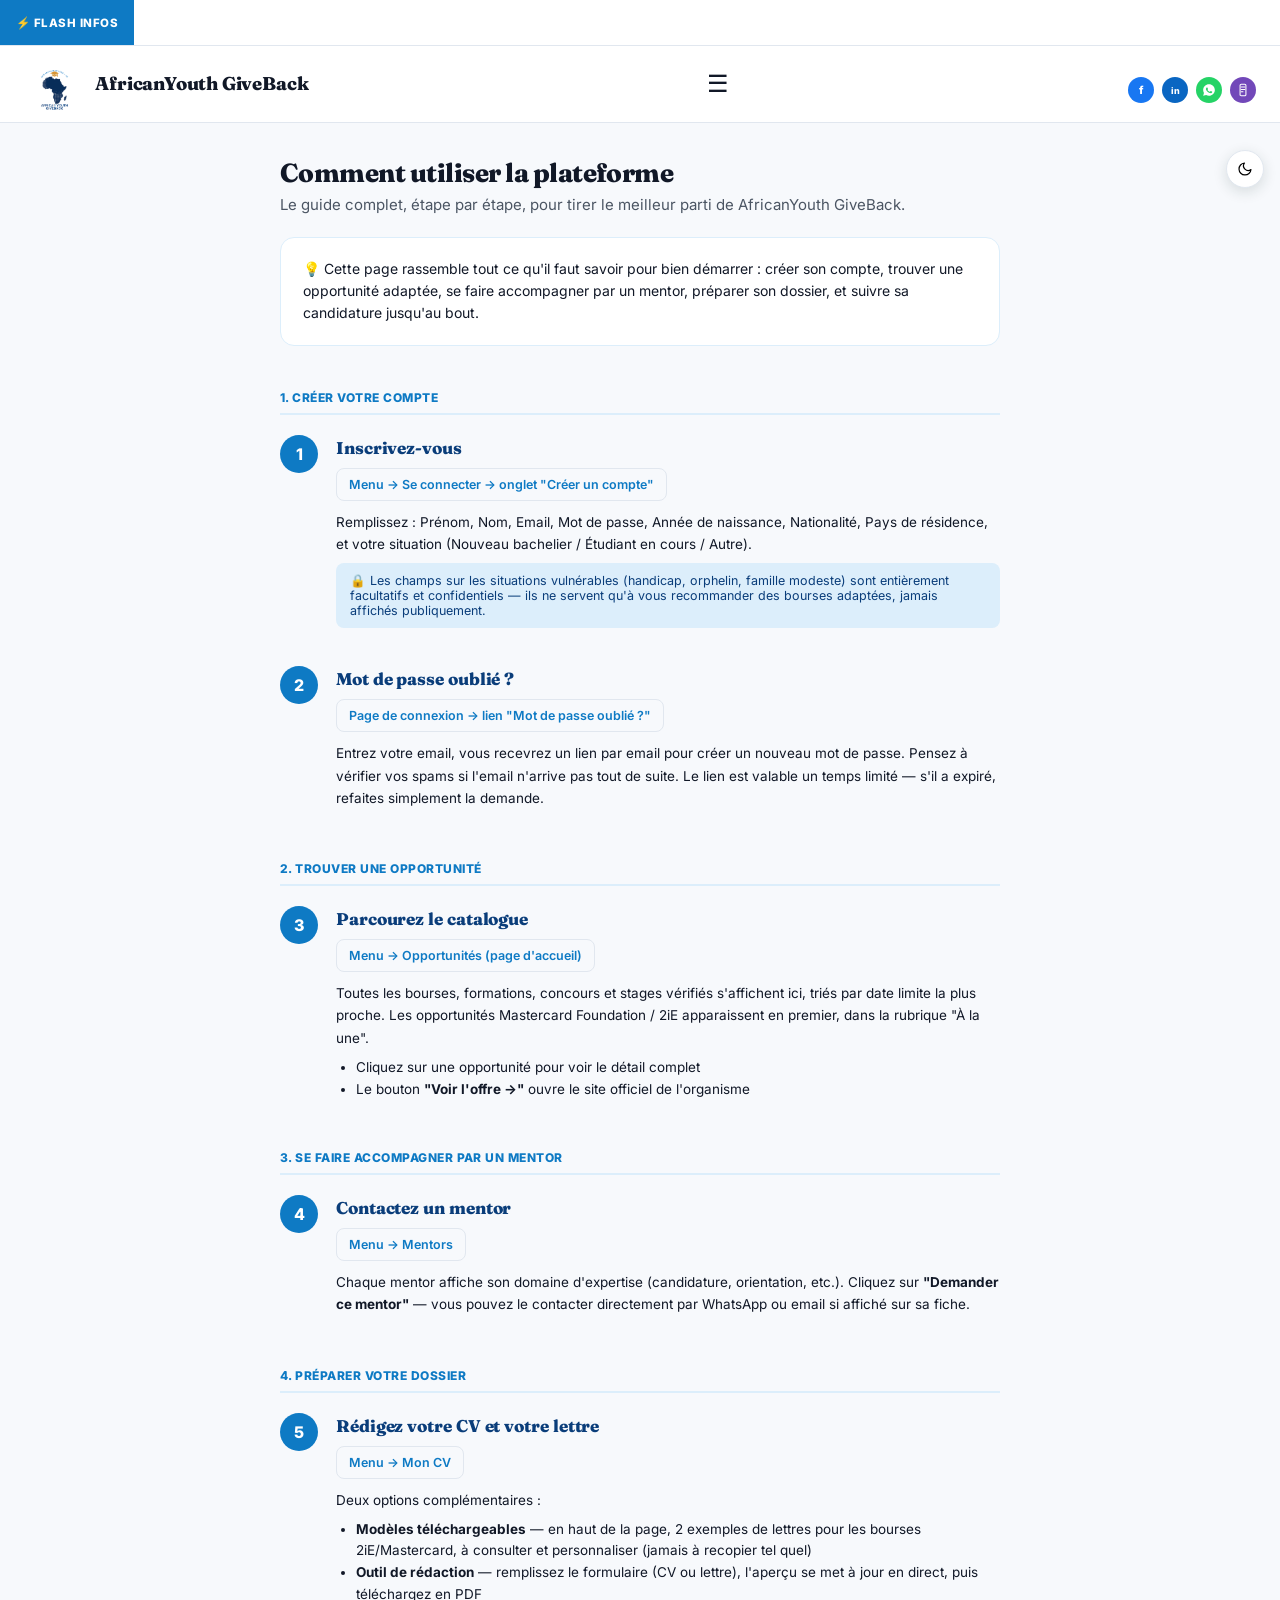
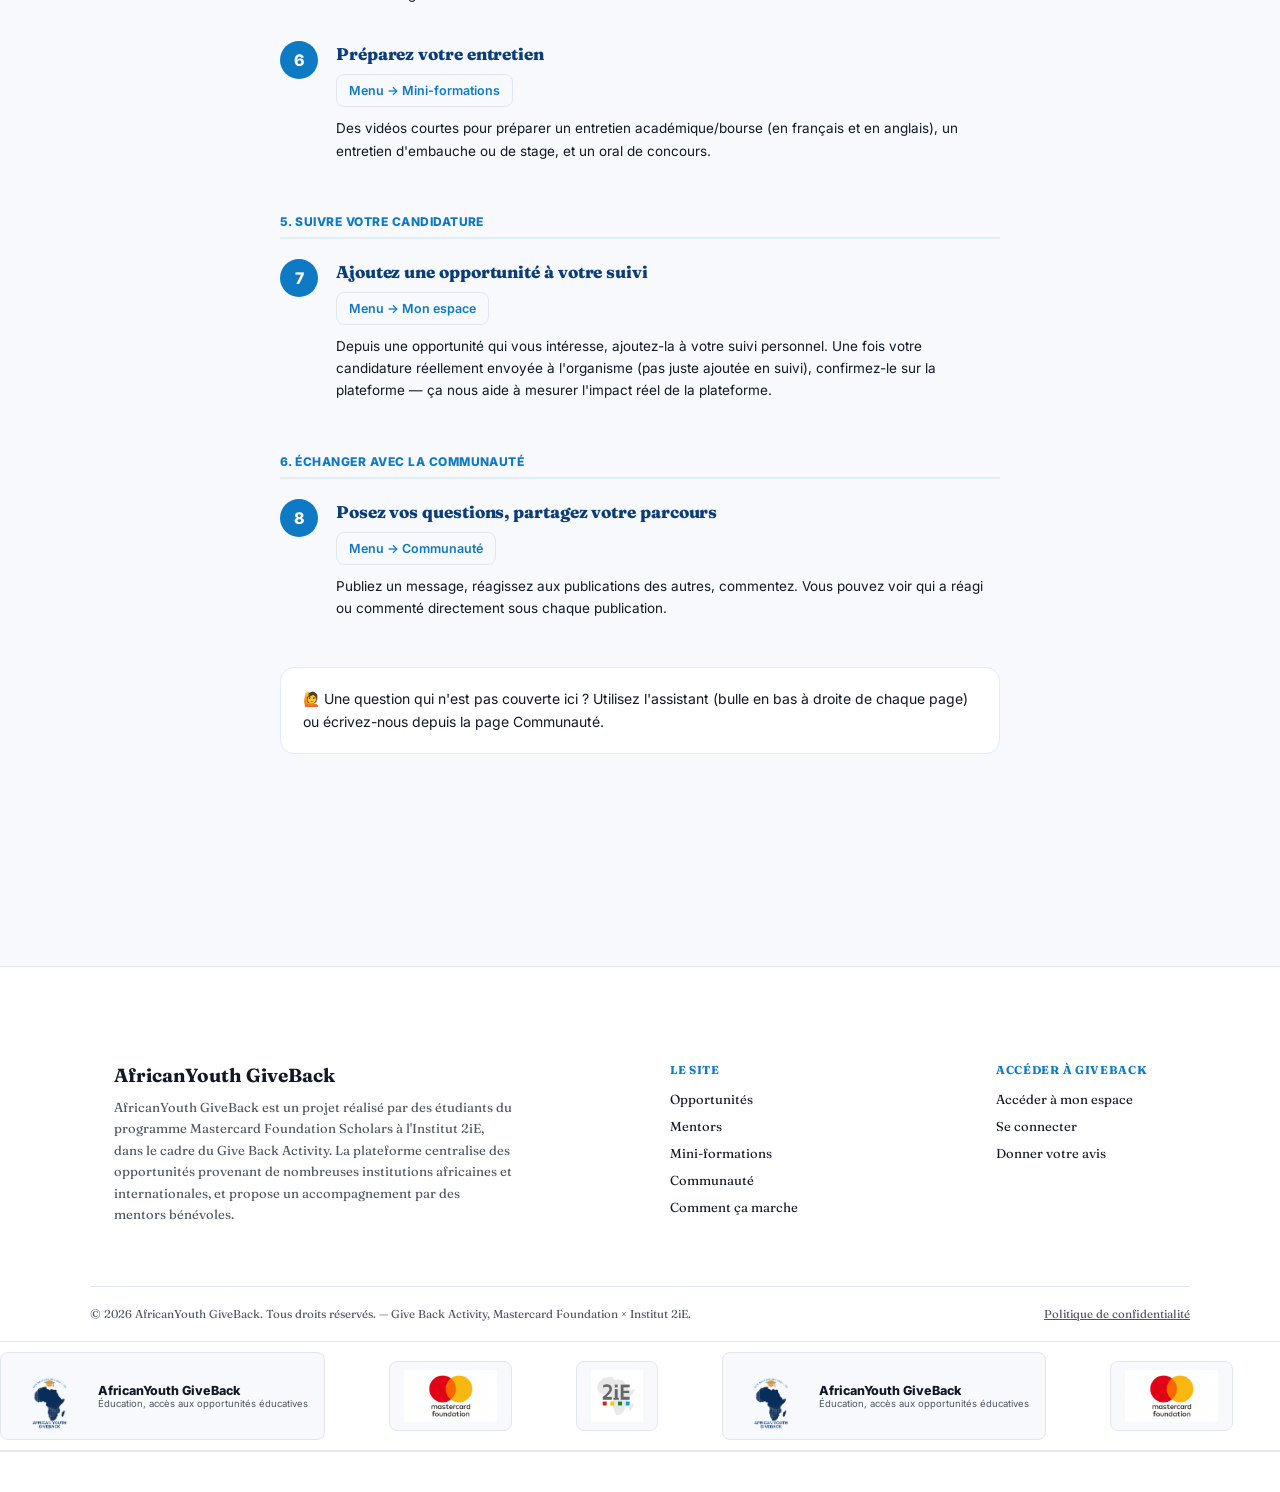
<file: frontend/tutoriel.html>
<!DOCTYPE html>
<html lang="fr">
<head>
<meta charset="UTF-8">
<meta name="viewport" content="width=device-width, initial-scale=1.0">
<title>AfricanYouth GiveBack — Comment ça marche</title>
<link rel="preconnect" href="https://fonts.googleapis.com">
<link rel="preconnect" href="https://fonts.gstatic.com" crossorigin>
<link href="https://fonts.googleapis.com/css2?family=Fraunces:opsz,wght@9..144,400;9..144,500;9..144,600;9..144,700;9..144,800&family=Inter:wght@400;500;600;700;800&display=swap" rel="stylesheet">
<link rel="stylesheet" href="style.css">
<style>
  .tuto-wrap{ max-width:760px; margin:0 auto; padding:36px 20px 60px; }
  .tuto-intro{ background:var(--paper-raised); border:1.5px solid var(--gold-soft); border-radius:14px; padding:20px 22px; margin:0 0 32px; font-family:Inter,sans-serif; font-size:14px; line-height:1.6; color:var(--ink); }
  .tuto-step{ display:flex; gap:18px; margin:0 0 30px; }
  .tuto-num{ flex:none; width:38px; height:38px; border-radius:50%; background:var(--forest); color:#fff; display:flex; align-items:center; justify-content:center; font-family:Inter,sans-serif; font-weight:800; font-size:16px; }
  .tuto-body h3{ margin:2px 0 8px; font-size:17px; color:var(--forest-deep); }
  .tuto-body p{ margin:0 0 8px; font-family:Inter,sans-serif; font-size:13.5px; line-height:1.65; color:var(--ink); }
  .tuto-body .path{ background:var(--paper); border:1px solid var(--line); border-radius:8px; padding:8px 12px; font-family:Inter,sans-serif; font-size:12.5px; color:var(--forest); font-weight:600; display:inline-block; margin:2px 0 10px; }
  .tuto-body ul{ margin:6px 0; padding-left:20px; font-family:Inter,sans-serif; font-size:13.5px; color:var(--ink); line-height:1.6; }
  .tuto-section-title{ font-family:Inter,sans-serif; font-weight:800; font-size:12px; text-transform:uppercase; letter-spacing:.04em; color:var(--gold); margin:44px 0 20px; padding-bottom:8px; border-bottom:2px solid var(--gold-soft); }
  .tuto-tip{ background:var(--gold-soft); border-radius:8px; padding:10px 14px; font-family:Inter,sans-serif; font-size:12.5px; color:var(--forest-deep); margin:8px 0; }
</style>
</head>
<script src="supabase-js.min.js"></script>
<script src="supabaseClient.js"></script>
<script>
(async function () {
  document.querySelectorAll("[data-until]").forEach(el => {
    const limite = new Date(el.getAttribute("data-until") + "T23:59:59");
    if (new Date() > limite) el.remove();
  });
  try {
    const elOpp = document.getElementById("flashOppCount");
    if (elOpp) {
      const { count } = await db.from("opportunities").select("*", { count: "exact", head: true });
      if (count) elOpp.textContent = count + "+";
    }
  } catch (e) { /* silencieux */ }
  try {
    const elMentor = document.getElementById("flashMentorCount");
    if (elMentor) {
      const { count } = await db.from("mentors").select("*", { count: "exact", head: true });
      if (count) elMentor.textContent = count;
    }
  } catch (e) { /* silencieux */ }
})();
</script>
<body>

<div class="flash-infos">
  <span class="flash-infos-label">⚡ Flash infos</span>
  <div class="flash-infos-track">
    <span id="flashInfosText"><span id="flashAccompagnement"></span><span id="flashDeadline1" data-until="2026-08-31">📌 Deadline UEMOA, MAINSTREAM et Bourses Mastercard/2iE : 30-31 août 2026 — ne ratez pas la date&nbsp;&nbsp;&nbsp;•&nbsp;&nbsp;&nbsp; </span>🎓 <span id="flashOppCount">28+</span> opportunités vérifiées disponibles sur la plateforme&nbsp;&nbsp;&nbsp;•&nbsp;&nbsp;&nbsp; 🤝 <span id="flashMentorCount">9</span> mentors disponibles pour vous accompagner gratuitement&nbsp;&nbsp;&nbsp;•&nbsp;&nbsp;&nbsp; <img src="logo-mastercard-foundation.png" class="flash-infos-logo" alt="Mastercard Foundation">Un projet mené par des étudiants boursiers de la Mastercard Foundation à <img src="logo-2ie-officiel.png" class="flash-infos-logo" alt="Institut 2iE">l'Institut 2iE&nbsp;&nbsp;&nbsp;•&nbsp;&nbsp;&nbsp; 📱 Retrouvez-nous sur Facebook, LinkedIn et notre chaîne WhatsApp</span>
  </div>
</div>
<header class="topbar">
  <a class="brand" href="index.html">
    <img src="logo-badge-complet.png" alt="AfricanYouth GiveBack" class="brand-mark">
    <div class="brand-text">
      <div class="brand-word">AfricanYouth GiveBack</div>
      <div class="brand-tagline">Éducation, accès aux opportunités</div>
    </div>
  </a>
  <button class="theme-toggle-btn" id="themeToggleBtn" aria-label="Changer de thème">🌙</button>
  <button class="hamburger" aria-label="Menu">☰</button>
  <nav class="sans">
    <a href="index.html">Opportunités</a>
    <a href="espace.html">Mon espace</a>
    <a href="formations.html">Mini-formations</a>
    <a href="mentors.html">Mentors</a>
    <a href="communaute.html">Communauté</a>
    <a href="cv-builder.html">Mon CV</a>
    <a href="tutoriel.html">Comment ça marche</a>
    <a href="feedback.html">Votre avis</a>
    <a id="authLink" href="auth.html">Se connecter</a>
  </nav>
<script>
(function () {
  const page = (location.pathname.split("/").pop() || "index.html").replace(/\.html$/, "");
  document.querySelectorAll("nav.sans a[href]").forEach(a => {
    const hrefPage = a.getAttribute("href").replace(/\.html$/, "");
    if (hrefPage === page || (page === "" && hrefPage === "index")) a.classList.add("page-active");
  });
})();
</script>
  <div class="social-icons-header">
    <a href="https://www.facebook.com/profile.php?id=61593783893327" target="_blank" rel="noopener" class="social-icon social-fb" aria-label="Facebook" title="Facebook">f</a>
    <a href="https://www.linkedin.com/company/144639927" target="_blank" rel="noopener" class="social-icon social-li" aria-label="LinkedIn" title="LinkedIn">in</a>
    <a href="https://whatsapp.com/channel/0029Vb9Px9H2f3EELsdZdG2Y" target="_blank" rel="noopener" class="social-icon social-wa" aria-label="WhatsApp" title="Chaîne WhatsApp">
      <svg width="14" height="14" viewBox="0 0 24 24" fill="currentColor"><path d="M12 2C6.48 2 2 6.48 2 12c0 1.85.5 3.58 1.35 5.07L2 22l5.07-1.32C8.53 21.5 10.22 22 12 22c5.52 0 10-4.48 10-10S17.52 2 12 2zm5.2 14.2c-.22.62-1.28 1.18-1.77 1.24-.45.06-1.02.08-1.65-.1-.38-.11-.87-.28-1.5-.55-2.64-1.14-4.36-3.8-4.5-3.98-.13-.18-1.07-1.42-1.07-2.7s.68-1.92.92-2.18c.24-.26.53-.32.7-.32l.5.01c.16.01.38-.06.6.45.22.53.75 1.83.82 1.96.07.13.11.29.02.47-.09.18-.14.29-.27.45-.13.16-.28.35-.4.47-.13.13-.27.27-.12.53.16.26.7 1.15 1.5 1.86 1.03.92 1.9 1.2 2.16 1.34.26.13.42.11.57-.07.16-.18.66-.77.83-1.03.18-.26.35-.22.6-.13.24.09 1.53.72 1.79.85.26.13.44.2.5.31.06.11.06.65-.16 1.27z"/></svg>
    </a>
    <a href="https://forms.gle/SzUAyUZCgj9gqtSo7" target="_blank" rel="noopener" class="social-icon social-form" aria-label="Donner votre avis" title="Aidez-nous à améliorer la plateforme">
      <svg width="14" height="14" viewBox="0 0 24 24" fill="none"><path d="M9 2h6a2 2 0 012 2v16a2 2 0 01-2 2H9a2 2 0 01-2-2V4a2 2 0 012-2z" stroke="currentColor" stroke-width="1.8"/><path d="M9 7h6M9 11h6M9 15h3" stroke="currentColor" stroke-width="1.8" stroke-linecap="round"/></svg>
    </a>
  </div>

</header>

<section class="page-shell">
  <div class="tuto-wrap">
    <h1 style="font-size:26px; margin:0 0 6px;">Comment utiliser la plateforme</h1>
    <p class="lead" style="margin:0 0 20px;">Le guide complet, étape par étape, pour tirer le meilleur parti de AfricanYouth GiveBack.</p>

    <div class="tuto-intro">
      💡 Cette page rassemble tout ce qu'il faut savoir pour bien démarrer : créer son compte, trouver une opportunité adaptée, se faire accompagner par un mentor, préparer son dossier, et suivre sa candidature jusqu'au bout.
    </div>

    <div class="tuto-section-title">1. Créer votre compte</div>

    <div class="tuto-step">
      <div class="tuto-num">1</div>
      <div class="tuto-body">
        <h3>Inscrivez-vous</h3>
        <span class="path">Menu → Se connecter → onglet "Créer un compte"</span>
        <p>Remplissez : Prénom, Nom, Email, Mot de passe, Année de naissance, Nationalité, Pays de résidence, et votre situation (Nouveau bachelier / Étudiant en cours / Autre).</p>
        <div class="tuto-tip">🔒 Les champs sur les situations vulnérables (handicap, orphelin, famille modeste) sont entièrement facultatifs et confidentiels — ils ne servent qu'à vous recommander des bourses adaptées, jamais affichés publiquement.</div>
      </div>
    </div>

    <div class="tuto-step">
      <div class="tuto-num">2</div>
      <div class="tuto-body">
        <h3>Mot de passe oublié ?</h3>
        <span class="path">Page de connexion → lien "Mot de passe oublié ?"</span>
        <p>Entrez votre email, vous recevrez un lien par email pour créer un nouveau mot de passe. Pensez à vérifier vos spams si l'email n'arrive pas tout de suite. Le lien est valable un temps limité — s'il a expiré, refaites simplement la demande.</p>
      </div>
    </div>

    <div class="tuto-section-title">2. Trouver une opportunité</div>

    <div class="tuto-step">
      <div class="tuto-num">3</div>
      <div class="tuto-body">
        <h3>Parcourez le catalogue</h3>
        <span class="path">Menu → Opportunités (page d'accueil)</span>
        <p>Toutes les bourses, formations, concours et stages vérifiés s'affichent ici, triés par date limite la plus proche. Les opportunités Mastercard Foundation / 2iE apparaissent en premier, dans la rubrique "À la une".</p>
        <ul>
          <li>Cliquez sur une opportunité pour voir le détail complet</li>
          <li>Le bouton <b>"Voir l'offre →"</b> ouvre le site officiel de l'organisme</li>
        </ul>
      </div>
    </div>

    <div class="tuto-section-title">3. Se faire accompagner par un mentor</div>

    <div class="tuto-step">
      <div class="tuto-num">4</div>
      <div class="tuto-body">
        <h3>Contactez un mentor</h3>
        <span class="path">Menu → Mentors</span>
        <p>Chaque mentor affiche son domaine d'expertise (candidature, orientation, etc.). Cliquez sur <b>"Demander ce mentor"</b> — vous pouvez le contacter directement par WhatsApp ou email si affiché sur sa fiche.</p>
      </div>
    </div>

    <div class="tuto-section-title">4. Préparer votre dossier</div>

    <div class="tuto-step">
      <div class="tuto-num">5</div>
      <div class="tuto-body">
        <h3>Rédigez votre CV et votre lettre</h3>
        <span class="path">Menu → Mon CV</span>
        <p>Deux options complémentaires :</p>
        <ul>
          <li><b>Modèles téléchargeables</b> — en haut de la page, 2 exemples de lettres pour les bourses 2iE/Mastercard, à consulter et personnaliser (jamais à recopier tel quel)</li>
          <li><b>Outil de rédaction</b> — remplissez le formulaire (CV ou lettre), l'aperçu se met à jour en direct, puis téléchargez en PDF</li>
        </ul>
      </div>
    </div>

    <div class="tuto-step">
      <div class="tuto-num">6</div>
      <div class="tuto-body">
        <h3>Préparez votre entretien</h3>
        <span class="path">Menu → Mini-formations</span>
        <p>Des vidéos courtes pour préparer un entretien académique/bourse (en français et en anglais), un entretien d'embauche ou de stage, et un oral de concours.</p>
      </div>
    </div>

    <div class="tuto-section-title">5. Suivre votre candidature</div>

    <div class="tuto-step">
      <div class="tuto-num">7</div>
      <div class="tuto-body">
        <h3>Ajoutez une opportunité à votre suivi</h3>
        <span class="path">Menu → Mon espace</span>
        <p>Depuis une opportunité qui vous intéresse, ajoutez-la à votre suivi personnel. Une fois votre candidature réellement envoyée à l'organisme (pas juste ajoutée en suivi), confirmez-le sur la plateforme — ça nous aide à mesurer l'impact réel de la plateforme.</p>
      </div>
    </div>

    <div class="tuto-section-title">6. Échanger avec la communauté</div>

    <div class="tuto-step">
      <div class="tuto-num">8</div>
      <div class="tuto-body">
        <h3>Posez vos questions, partagez votre parcours</h3>
        <span class="path">Menu → Communauté</span>
        <p>Publiez un message, réagissez aux publications des autres, commentez. Vous pouvez voir qui a réagi ou commenté directement sous chaque publication.</p>
      </div>
    </div>

    <div class="tuto-intro" style="margin-top:40px;">
      🙋 Une question qui n'est pas couverte ici ? Utilisez l'assistant (bulle en bas à droite de chaque page) ou écrivez-nous depuis la page Communauté.
    </div>
  </div>
</section>

<script>
document.querySelectorAll(".hamburger").forEach(btn => {
  btn.addEventListener("click", () => {
    const nav = btn.closest("header").querySelector("nav.sans");
    if (nav) nav.classList.toggle("open");
  });
});
</script>
<footer class="site-footer">
  <div class="wrap footer-top">
    <div class="footer-brand-col">
      <div class="footer-brand-name">AfricanYouth GiveBack</div>
      <p class="footer-brand-tagline">AfricanYouth GiveBack est un projet réalisé par des étudiants du programme Mastercard Foundation Scholars à l'Institut 2iE, dans le cadre du Give Back Activity. La plateforme centralise des opportunités provenant de nombreuses institutions africaines et internationales, et propose un accompagnement par des mentors bénévoles.</p>
    </div>
    <div class="footer-nav-col">
      <h4>Le site</h4>
      <a href="index.html">Opportunités</a>
      <a href="mentors.html">Mentors</a>
      <a href="formations.html">Mini-formations</a>
      <a href="communaute.html">Communauté</a>
      <a href="tutoriel.html">Comment ça marche</a>
    </div>
    <div class="footer-nav-col">
      <h4>Accéder à Giveback</h4>
      <a href="espace.html">Accéder à mon espace</a>
      <a href="auth.html">Se connecter</a>
      <a href="feedback.html">Donner votre avis</a>
    </div>
  </div>
  <div class="wrap footer-bottom-row">
    <span>© 2026 AfricanYouth GiveBack. Tous droits réservés. — Give Back Activity, Mastercard Foundation × Institut 2iE.</span>
    <a href="confidentialite.html">Politique de confidentialité</a>
  </div>
  <div class="partner-logos-marquee">
    <div class="partner-logos-track">
      <a href="index.html" class="own-brand-item">
        <img src="logo-badge-complet.png" alt="AfricanYouth GiveBack">
        <div class="own-brand-text">
          <span class="own-brand-name">AfricanYouth GiveBack</span>
          <span class="own-brand-tagline">Éducation, accès aux opportunités éducatives</span>
        </div>
      </a>
      <a href="https://mastercardfdn.org" target="_blank" rel="noopener"><img src="logo-mastercard-foundation.png" alt="Mastercard Foundation"></a>
      <a href="https://www.2ie-edu.org" target="_blank" rel="noopener"><img src="logo-2ie-officiel.png" alt="Institut 2iE"></a>
      <a href="index.html" class="own-brand-item">
        <img src="logo-badge-complet.png" alt="AfricanYouth GiveBack">
        <div class="own-brand-text">
          <span class="own-brand-name">AfricanYouth GiveBack</span>
          <span class="own-brand-tagline">Éducation, accès aux opportunités éducatives</span>
        </div>
      </a>
      <a href="https://mastercardfdn.org" target="_blank" rel="noopener"><img src="logo-mastercard-foundation.png" alt="Mastercard Foundation"></a>
      <a href="https://www.2ie-edu.org" target="_blank" rel="noopener"><img src="logo-2ie-officiel.png" alt="Institut 2iE"></a>
      <a href="index.html" class="own-brand-item">
        <img src="logo-badge-complet.png" alt="AfricanYouth GiveBack">
        <div class="own-brand-text">
          <span class="own-brand-name">AfricanYouth GiveBack</span>
          <span class="own-brand-tagline">Éducation, accès aux opportunités éducatives</span>
        </div>
      </a>
      <a href="https://mastercardfdn.org" target="_blank" rel="noopener"><img src="logo-mastercard-foundation.png" alt="Mastercard Foundation"></a>
      <a href="https://www.2ie-edu.org" target="_blank" rel="noopener"><img src="logo-2ie-officiel.png" alt="Institut 2iE"></a>
    </div>
  </div>
  <div class="footer-marquee">
    <span class="footer-marquee-track">Cette plateforme est développée par des étudiants boursiers de la Fondation Mastercard en formation à l'Institut International d'Ingénierie de l'Eau et de l'Environnement (2iE) — elle ne constitue pas un service officiel de l'Institut 2iE ni de la Fondation Mastercard.</span>
  </div>
</footer>


<script>
(function () {
  const root = document.documentElement;
  const saved = sessionStorage.getItem("giveback-theme") || "light";
  root.setAttribute("data-theme", saved);

  const MOON_SVG = '<svg width="16" height="16" viewBox="0 0 24 24" fill="none" xmlns="http://www.w3.org/2000/svg"><path d="M21 12.79A9 9 0 1111.21 3 7 7 0 0021 12.79z" stroke="currentColor" stroke-width="1.8" stroke-linecap="round" stroke-linejoin="round"/></svg>';
  const SUN_SVG = '<svg width="16" height="16" viewBox="0 0 24 24" fill="none" xmlns="http://www.w3.org/2000/svg"><circle cx="12" cy="12" r="4.5" stroke="currentColor" stroke-width="1.8"/><path d="M12 2v2.5M12 19.5V22M4.2 4.2l1.8 1.8M18 18l1.8 1.8M2 12h2.5M19.5 12H22M4.2 19.8L6 18M18 6l1.8-1.8" stroke="currentColor" stroke-width="1.8" stroke-linecap="round"/></svg>';

  document.addEventListener("DOMContentLoaded", () => {
    const btn = document.getElementById("themeToggleBtn");
    if (!btn) return;

    function updateIcon() {
      const current = root.getAttribute("data-theme") || "light";
      // L'icône affichée représente le thème vers lequel on bascule en cliquant
      btn.innerHTML = current === "light" ? MOON_SVG : SUN_SVG;
      btn.setAttribute("aria-label", current === "light" ? "Passer au thème sombre" : "Passer au thème clair");
    }
    updateIcon();

    btn.addEventListener("click", () => {
      const current = root.getAttribute("data-theme") || "light";
      const next = current === "light" ? "dark" : "light";
      root.setAttribute("data-theme", next);
      sessionStorage.setItem("giveback-theme", next);
      updateIcon();
    });
  });
})();
</script>

</body>
</html>
</file>
<file: frontend/style.css>
:root{
  --ink:#111827; --ink-soft:#4B5563;
  --paper:#F7F9FC; --paper-raised:#FFFFFF;
  --forest:#0E7AC4; --forest-deep:#0A3D7A;
  --gold:#0E7AC4; --gold-soft:#DCEEFB;
  --line:#E1E7EF; --danger:#D14343;
  --on-dark:#FFFFFF;
  --charcoal:#FFFFFF;
}
:root[data-theme="dark"]{
  --ink:#EDF0EA; --ink-soft:#A3B3AA;
  --paper:#101312; --paper-raised:#1B1F1D;
  --forest:#3C8468; --forest-deep:#091712;
  --gold:#DB9558; --gold-soft:#38291A;
  --line:#2C302E; --danger:#E06B4A;
  --charcoal:#0C0E0D;
}
:root[data-theme="dark"] body{ background:var(--paper); }
:root[data-theme="dark"] .card,
:root[data-theme="dark"] .filters-panel,
:root[data-theme="dark"] .dropdown-menu{ background:var(--paper-raised); border-color:var(--line); }
:root[data-theme="dark"] .dropdown-menu{ box-shadow:0 12px 32px rgba(0,0,0,.4); }
*{box-sizing:border-box;}
body{
  margin:0; background:var(--paper); color:var(--ink);
  font-family:"Inter","Segoe UI",-apple-system,Roboto,sans-serif;
}
.sans{ font-family:Inter,-apple-system,"Segoe UI",Roboto,sans-serif; }
a{ color:inherit; }
button{ font-family:inherit; cursor:pointer; }

/* ===== Bandeau Flash infos ===== */
.flash-infos{
  display:flex; align-items:center; background:var(--paper-raised);
  border-bottom:1px solid var(--line); overflow:hidden; height:46px;
}
.flash-infos-track img{ height:22px; width:auto; vertical-align:middle; margin:0 4px -5px 2px; }
.flash-infos-label{
  flex:none; background:var(--forest); color:#fff; font-family:Inter,sans-serif;
  font-size:11.5px; font-weight:800; text-transform:uppercase; letter-spacing:.04em;
  padding:0 16px; height:100%; display:flex; align-items:center;
}
.flash-infos-track{ flex:1; overflow:hidden; white-space:nowrap; }
.flash-infos-track > span{
  display:inline-block; padding-left:100%;
  animation:flashScroll 42s linear infinite;
  font-family:Inter,sans-serif; font-size:12.5px; color:var(--ink); font-weight:500;
}
.flash-infos-logo{
  height:16px; width:auto; max-width:44px; object-fit:contain;
  vertical-align:middle; margin:0 4px; border-radius:3px;
}
@keyframes flashScroll{
  0%{ transform:translateX(0); }
  100%{ transform:translateX(-100%); }
}

header.topbar{
  display:flex; align-items:center; justify-content:space-between;
  padding:10px 24px; background:var(--charcoal); color:var(--ink);
  border-bottom:1px solid var(--line);
  position:relative; z-index:100;
}
.brand{ display:flex; align-items:center; gap:10px; text-decoration:none; color:var(--ink); }
.brand-text{ display:flex; flex-direction:column; line-height:1.15; }
.brand-mark{ height:105px; width:auto; max-width:118px; object-fit:contain; flex:none; }
.brand-word{ font-family:"Fraunces",Georgia,serif; font-weight:800; font-size:18.5px; white-space:nowrap; letter-spacing:-.01em; }
.brand-tagline{ font-family:Inter,sans-serif; font-size:9.5px; color:var(--ink-soft); letter-spacing:.03em; white-space:nowrap; text-transform:uppercase; }
nav.sans a{ color:var(--ink); text-decoration:none; opacity:.8; margin-left:18px; font-size:12.5px; white-space:nowrap; }
nav.sans a:hover{ opacity:1; }
nav.sans a.page-active{ color:var(--forest); font-weight:700; opacity:1; }

.hamburger{ display:none; background:none; border:none; color:var(--ink); font-size:24px; padding:2px 6px; line-height:1; }

/* ===== Icônes réseaux sociaux dans le header ===== */
.social-icons-header{ display:flex; align-items:center; gap:8px; margin-left:16px; }
.social-icon{
  display:flex; align-items:center; justify-content:center;
  width:26px; height:26px; border-radius:50%; color:#fff !important;
  font-family:Inter,sans-serif; font-weight:800; font-size:11px;
  text-decoration:none !important; flex:none; transition:.15s ease;
}
.social-icon:hover{ opacity:.82; transform:translateY(-1px); }
.social-fb{ background:#1877F2; }
.social-li{ background:#0A66C2; font-size:9px; }
.social-wa{ background:#25D366; }
.social-form{ background:#7248B9; }
@media (max-width:1400px){
  .social-icons-header{ margin:12px 0 0; }
}
@media (max-width:1400px){
  .hamburger{ display:block; }
  header.topbar{ flex-wrap:wrap; position:relative; }
  .brand-mark{ height:56px; max-width:64px; }
  .brand-tagline{ display:none; }
  nav.sans{ display:none; width:100%; flex-direction:column; gap:2px; margin-top:16px; }
  nav.sans.open{ display:flex; }
  nav.sans a{ margin-left:0; padding:12px 4px; border-top:1px solid var(--line); font-size:14.5px; }
  nav.sans button.notif-bell{ margin-left:0; align-self:flex-start; padding:12px 4px; }
}

.wrap{ max-width:1100px; margin:0 auto; padding:40px 24px 100px; }
.narrow{ max-width:520px; margin:0 auto; padding:60px 24px 100px; }

h1{ font-family:"Fraunces",Georgia,serif; font-size:32px; font-weight:800; font-style:normal; margin:0 0 8px; letter-spacing:-.02em; line-height:1.12; }
h2{ font-family:"Fraunces",Georgia,serif; font-weight:800; letter-spacing:-.01em; }
h3{ font-family:"Fraunces",Georgia,serif; font-weight:800; letter-spacing:-.005em; }
p.lead{ color:var(--ink-soft); font-size:15px; margin:0 0 30px; line-height:1.5; }

.field{ margin-bottom:18px; }
.field label{ display:block; font-family:Inter,sans-serif; font-size:12.5px; font-weight:600; margin-bottom:7px; }
.opt-tag{ font-weight:500; font-size:10.5px; color:var(--ink-soft); text-transform:none; }
.privacy-note{ font-family:Inter,sans-serif; font-size:10.5px; color:var(--ink-soft); line-height:1.5; margin:8px 0 0; background:var(--paper); border-left:2px solid var(--gold); padding:8px 10px; border-radius:4px; }
.field input[type=text], .field input[type=email], .field input[type=password]{
  width:100%; padding:11px 13px; border:1px solid var(--line); border-radius:8px;
  font-size:14px; font-family:inherit; background:var(--paper-raised); outline:none;
}
.field input:focus{ border-color:var(--forest); }

.btn{
  background:var(--forest); color:var(--on-dark); border:none; padding:12px 24px;
  border-radius:8px; font-size:14px; font-weight:600; font-family:Inter,sans-serif;
}
.btn:hover{ background:var(--forest-deep); }
.btn-link{ background:none; border:none; color:var(--forest); font-family:Inter,sans-serif; font-size:13px; font-weight:600; padding:0; }

.msg{ font-family:Inter,sans-serif; font-size:13px; margin-top:14px; padding:10px 14px; border-radius:8px; display:none; }
.msg.error{ background:#FBE7E1; color:var(--danger); display:block; }
.msg.ok{ background:var(--gold-soft); color:var(--ink); display:block; }

.grid{ display:grid; grid-template-columns:repeat(auto-fill, minmax(280px,1fr)); gap:18px; margin-top:24px; }
.card-top{ display:flex; justify-content:space-between; }
.tag{ font-family:Inter,sans-serif; font-size:9.5px; text-transform:uppercase; letter-spacing:.07em; padding:4px 8px; border-radius:5px; background:var(--gold-soft); color:var(--ink); }
.card h3{ font-size:15.5px; margin:0; font-weight:700; }
.card p{ font-family:Inter,sans-serif; font-size:12.5px; color:var(--ink-soft); margin:0; }
.card-foot{ display:flex; justify-content:space-between; align-items:center; border-top:1px solid var(--line); padding-top:10px; margin-top:auto; font-family:Inter,sans-serif; font-size:11px; }
.apply-btn{ background:var(--forest); color:var(--on-dark); border:none; padding:7px 14px; border-radius:6px; font-size:11.5px; font-family:Inter,sans-serif; font-weight:600; }
.apply-btn[disabled]{ background:var(--line); color:var(--ink-soft); }
.confirm-submit-btn{ background:none; border:1.5px solid var(--gold); color:var(--gold); padding:6px 12px; border-radius:6px; font-size:11px; font-family:Inter,sans-serif; font-weight:600; }
.confirm-submit-btn:hover{ background:var(--gold-soft); }

.empty{ border:1.5px dashed var(--line); border-radius:12px; padding:36px; text-align:center; color:var(--ink-soft); font-family:Inter,sans-serif; font-size:13px; background:var(--paper-raised); }

.tabs{ display:flex; gap:6px; margin-bottom:24px; }
.tab{ flex:1; text-align:center; padding:10px; border-radius:8px; font-family:Inter,sans-serif; font-size:13px; font-weight:600; background:var(--paper-raised); border:1px solid var(--line); color:var(--ink-soft); }
.tab.active{ background:var(--forest); color:var(--on-dark); border-color:var(--forest); }

.checkgrid{ display:grid; grid-template-columns:1fr 1fr; gap:8px; }
.chk{ border:1.5px solid var(--line); border-radius:8px; padding:10px 12px; font-family:Inter,sans-serif; font-size:12.5px; display:flex; align-items:center; gap:8px; }

.filters{ display:flex; gap:8px; flex-wrap:wrap; margin:18px 0 24px; }
.filter-chip{ font-family:Inter,sans-serif; font-size:12.5px; padding:7px 15px; border-radius:999px; border:1.5px solid var(--line); background:var(--paper-raised); color:var(--ink-soft); font-weight:600; }
.filter-chip.active{ background:var(--forest); color:var(--on-dark); border-color:var(--forest); }
.filter-chip:hover{ border-color:var(--forest); }

.filters-bar{
  display:flex; align-items:center; gap:10px; margin:18px 0; flex-wrap:wrap;
  position:sticky; top:0; z-index:50; background:var(--paper); padding:12px 0;
  border-bottom:1px solid var(--line);
}
.dropdown-filter{ position:relative; }
.dropdown-btn{
  display:flex; align-items:center; gap:8px; font-family:Inter,sans-serif; font-weight:600; font-size:13px;
  padding:9px 14px; border-radius:8px; border:1.5px solid var(--line); background:var(--paper-raised);
  color:var(--ink); cursor:pointer; white-space:nowrap;
}
.dropdown-btn:hover{ border-color:var(--forest); }
.dropdown-filter.open .dropdown-btn{ border-color:var(--forest); background:var(--forest); color:#fff; }
.dropdown-filter.open .dropdown-btn svg{ transform:rotate(180deg); }
.dropdown-btn svg{ color:currentColor; opacity:.7; transition:transform .15s; }
.dropdown-filter.has-active .dropdown-btn{ border-color:var(--forest); color:var(--forest); }

.dropdown-menu{
  display:none; position:absolute; top:calc(100% + 8px); left:0; z-index:60;
  background:#fff; border:1px solid var(--line); border-radius:10px;
  box-shadow:0 12px 32px rgba(18,51,42,.16); padding:8px; min-width:220px;
  max-height:320px; overflow-y:auto;
}
.dropdown-filter.open .dropdown-menu{ display:block; }
.dropdown-option{
  display:block; width:100%; text-align:left; font-family:Inter,sans-serif; font-size:13px;
  padding:9px 12px; border-radius:7px; border:none; background:none; color:var(--ink); cursor:pointer;
}
.dropdown-option:hover{ background:var(--paper); }
.dropdown-option.active{ background:var(--forest); color:#fff; font-weight:600; }

.filters-reset-btn{
  font-family:Inter,sans-serif; font-size:12.5px; font-weight:600; color:var(--ink-soft);
  background:none; border:none; cursor:pointer; padding:9px 4px; margin-left:auto;
}
.filters-reset-btn:hover{ color:var(--forest); text-decoration:underline; }

.search-bar{ margin-top:18px; position:relative; max-width:460px; }
.search-bar-icon{ position:absolute; left:14px; top:50%; transform:translateY(-50%); color:var(--ink-soft); pointer-events:none; }
.search-bar input{
  width:100%; max-width:460px; padding:11px 16px 11px 42px; border:1.5px solid var(--line);
  border-radius:10px; font-size:14px; font-family:inherit; background:var(--paper-raised); outline:none;
}
.search-bar input:focus{ border-color:var(--forest); }

/* ---- Hero avec fond animé ---- */
.hero{
  position:relative; overflow:hidden; min-height:340px;
  display:flex; align-items:center;
  background:var(--paper);
  border-bottom:1px solid var(--line);
}
/* Dès qu'une vraie photo est fournie, elle est ajoutée en background-image
   via l'attribut style inline (voir index.html), et l'overlay assombrit
   légèrement pour garder le texte lisible. */
.hero-overlay{ position:absolute; inset:0; background:rgba(18,59,133,.35); }
@keyframes heroShift{
  0%{ background-position: 0% 0%, 0% 50%; }
  50%{ background-position: 0% 0%, 100% 50%; }
  100%{ background-position: 0% 0%, 0% 50%; }
}
.hero-particles{ position:absolute; inset:0; overflow:hidden; pointer-events:none; }
.hero-particles span{
  position:absolute; bottom:-20px; border-radius:50%;
  background:var(--gold); opacity:.55;
  animation: floatUp linear infinite;
}
@keyframes floatUp{
  0%{ transform:translateY(0) translateX(0); opacity:0; }
  10%{ opacity:.55; }
  90%{ opacity:.4; }
  100%{ transform:translateY(-380px) translateX(20px); opacity:0; }
}
.hero-content{ position:relative; z-index:2; max-width:640px; padding:0 48px; }
.hero-content h1{ font-family:"Fraunces",Georgia,serif; color:var(--ink); font-size:40px; font-weight:800; margin:0 0 12px; letter-spacing:-.02em; line-height:1.1; }
.hero-content .lead{ color:var(--ink-soft); font-size:16px; margin:0; line-height:1.55; max-width:520px; }
.hero-content .hero-kicker{
  display:inline-flex; align-items:center; gap:7px; font-family:Inter,sans-serif; font-size:11.5px;
  font-weight:700; letter-spacing:.08em; text-transform:uppercase; color:var(--gold);
  background:rgba(226,118,43,.14); border:1px solid rgba(226,118,43,.4); border-radius:999px;
  padding:6px 14px; margin-bottom:16px;
}

.card{
  background:var(--paper-raised); border:1px solid var(--line); border-radius:12px; padding:18px;
  display:flex; flex-direction:column; gap:10px; transition:transform .22s ease, box-shadow .22s ease;
  position:relative; overflow:hidden;
  opacity:0; transform:translateY(16px);
  animation:cardFadeIn .5s ease forwards;
}
@keyframes cardFadeIn{
  to{ opacity:1; transform:translateY(0); }
}
.grid .card:nth-child(1){ animation-delay:.03s; }
.grid .card:nth-child(2){ animation-delay:.08s; }
.grid .card:nth-child(3){ animation-delay:.13s; }
.grid .card:nth-child(4){ animation-delay:.18s; }
.grid .card:nth-child(5){ animation-delay:.23s; }
.grid .card:nth-child(6){ animation-delay:.28s; }
.grid .card:nth-child(n+7){ animation-delay:.32s; }
.card::before{
  content:""; position:absolute; top:0; left:0; right:0; height:3px;
  background:var(--card-accent, var(--forest)); opacity:.85;
}
.card-cover-photo{
  width:calc(100% + 36px); margin:-18px -18px 4px; height:140px;
  object-fit:cover; display:block;
}
.card-photo-wrap{ position:relative; width:calc(100% + 36px); margin:-18px -18px 4px; }
.card-photo-wrap .card-cover-photo{ width:100%; margin:0; }
.card-photo-badge{
  position:absolute; bottom:8px; left:8px; background:var(--forest); color:#fff;
  font-family:Inter,sans-serif; font-size:10.5px; font-weight:700; padding:4px 9px;
  border-radius:6px; box-shadow:0 2px 6px rgba(0,0,0,.25);
}
.card-flag-badge{
  position:absolute; top:8px; right:8px; line-height:1;
  background:#fff; border-radius:6px; padding:3px;
  display:flex; align-items:center; justify-content:center;
  box-shadow:0 2px 6px rgba(0,0,0,.25);
}
.card-flag-badge-noimg{ position:static; margin:-18px -18px 8px auto; display:flex; box-shadow:none; background:#fff; border:1px solid var(--line); width:auto; justify-content:flex-end; padding:4px 8px; border-radius:6px; align-self:flex-end; }
.flag-img{ width:22px; height:auto; border-radius:2px; display:inline-block; vertical-align:middle; }
.flag-globe{ font-size:18px; line-height:1; }
.card:hover{ transform:translateY(-5px); box-shadow:0 18px 36px rgba(18,51,42,.16); }
.card h3{ font-size:16.5px; line-height:1.3; }
.btn-pill{
  display:inline-flex; align-items:center; gap:6px; white-space:nowrap;
  background:var(--forest); color:var(--on-dark) !important; text-decoration:none !important;
  font-family:Inter,sans-serif; font-weight:700; font-size:12px;
  padding:8px 16px; border-radius:999px;
  transition:.18s ease; box-shadow:0 2px 8px rgba(18,51,42,.12);
}
.btn-pill:hover{ background:var(--gold); color:var(--ink) !important; transform:translateX(2px); box-shadow:0 4px 14px rgba(226,118,43,.28); }

/* Focus clavier visible partout, pour l'accessibilité */
a:focus-visible, button:focus-visible, input:focus-visible, textarea:focus-visible, select:focus-visible{
  outline:2.5px solid var(--gold); outline-offset:2px; border-radius:4px;
}

.post-form{ background:var(--paper-raised); border:1px solid var(--line); border-radius:12px; padding:20px; }

.badge-row{ display:flex; gap:6px; flex-wrap:wrap; }

.featured-heading{
  font-family:Inter,sans-serif; font-size:12.5px; font-weight:800; letter-spacing:.06em;
  color:var(--gold); text-transform:uppercase; margin:22px 0 12px; display:flex; align-items:center; gap:6px;
}
.featured-star{ color:var(--gold); }
.featured-grid{ margin-top:0; margin-bottom:30px; }
.featured-card{ border:1.5px solid var(--gold); background:linear-gradient(180deg, var(--gold-soft) 0%, var(--paper-raised) 18%); }
.badge{
  font-family:Inter,sans-serif; font-size:9.5px; font-weight:700;
  text-transform:uppercase; letter-spacing:.04em;
  padding:4px 9px; border-radius:999px;
}
.badge-type{ background:var(--gold-soft); color:var(--ink); }
.badge-financement{ background:var(--forest); color:var(--on-dark); }
.badge-open{ background:#E4F3E9; color:#1F8A4C; }
.badge-closed{ background:#FBE7E1; color:var(--danger); }

.notif-bell{
  position:fixed; bottom:22px; left:22px; z-index:100;
  width:52px; height:52px; border-radius:50%;
  background:var(--forest); border:none; font-size:20px; cursor:pointer;
  box-shadow:0 10px 26px rgba(18,59,133,.35);
  display:flex; align-items:center; justify-content:center;
  transition:.18s ease;
}
.notif-bell:hover{ transform:scale(1.06); }
.notif-count{
  position:absolute; top:-2px; right:-2px; background:var(--danger); color:#fff;
  font-family:Inter,sans-serif; font-size:9.5px; font-weight:800; border-radius:999px;
  padding:1px 5px; min-width:14px; text-align:center; line-height:1.3;
  border:2px solid var(--forest);
}
.notif-panel{
  display:none; position:fixed; left:22px; bottom:82px; z-index:100;
  background:var(--paper-raised); border:1px solid var(--line); border-radius:12px;
  box-shadow:0 16px 32px rgba(18,51,42,.18); width:300px; max-height:360px; overflow-y:auto;
}
.notif-panel.open{ display:block; }
.notif-item{ padding:12px 14px; border-bottom:1px solid var(--line); font-family:Inter,sans-serif; font-size:12.5px; color:var(--ink); }
.notif-item:last-child{ border-bottom:none; }
.notif-item.unread{ background:var(--gold-soft); }
.notif-empty{ padding:20px; text-align:center; color:var(--ink-soft); font-family:Inter,sans-serif; font-size:12.5px; }

@media (prefers-reduced-motion: reduce){
  .hero{ animation:none; }
  .hero-particles span{ animation:none; display:none; }
}
@media (max-width:880px){
  .hero-content{ padding:0 22px; }
  .hero-content h1{ font-size:24px; }
}

/* ---- Shell continu : fond animé du haut jusqu'en bas de la page ---- */
.page-shell{ position:relative; overflow:hidden; padding-bottom:60px; }
.shell-bg{
  position:absolute; inset:0;
  background:var(--paper);
}
.shell-particles{ position:absolute; inset:0; overflow:hidden; pointer-events:none; }
.shell-particles span{
  position:absolute; border-radius:50%;
  background:var(--forest); opacity:.18;
  animation: twinkleFloat ease-in-out infinite;
}
@keyframes twinkleFloat{
  0%, 100%{ transform:translateY(0); opacity:.2; }
  50%{ transform:translateY(-22px); opacity:.65; }
}
.shell-inner{ position:relative; z-index:2; }
@media (prefers-reduced-motion: reduce){
  .shell-bg{ animation:none; }
  .shell-particles span{ animation:none; display:none; }
}

/* ---- Calque d'ambiance animée, présent sur toutes les pages ---- */
.ambient-layer{ position:fixed; inset:0; z-index:0; overflow:hidden; pointer-events:none; }
.ambient-layer .wash{
  position:absolute; inset:-20%;
  background:
    radial-gradient(circle at 20% 25%, rgba(29,95,209,.07), transparent 45%),
    radial-gradient(circle at 82% 70%, rgba(226,118,43,.07), transparent 45%);
  animation: ambientDrift 24s ease-in-out infinite;
}
@keyframes ambientDrift{
  0%{ transform:translate(0,0) scale(1); }
  50%{ transform:translate(-3%,2%) scale(1.06); }
  100%{ transform:translate(0,0) scale(1); }
}
.ambient-layer .dot{
  position:absolute; bottom:-20px; border-radius:50%;
  background:var(--forest); opacity:.12;
  animation: floatUp linear infinite;
}
@media (prefers-reduced-motion: reduce){
  .ambient-layer .wash{ animation:none; }
  .ambient-layer .dot{ animation:none; display:none; }
}

/* Le contenu doit rester au-dessus du calque d'ambiance */
.wrap, .narrow, .locked, .admin-wrap{ position:relative; z-index:1; }

/* ---- Bandeau hero compact, réutilisé en haut de chaque page ---- */
.page-hero{
  position:relative; overflow:hidden; min-height:150px;
  display:flex; align-items:center;
  background:var(--paper);
  border-bottom:1px solid var(--line);
}
.page-hero .hero-overlay{ display:none; }
.page-hero .hero-content{ position:relative; z-index:2; padding:0 48px; max-width:700px; }
.page-hero .hero-content h1{ color:var(--ink); font-size:30px; font-weight:800; margin:0 0 8px; letter-spacing:-.01em; }
.page-hero .hero-content p{ color:var(--ink-soft); font-size:14.5px; margin:0; }
.btn-outline{
  display:inline-flex; align-items:center; gap:8px;
  border:1.5px solid var(--gold); color:var(--ink); background:transparent;
  padding:10px 20px; border-radius:999px; font-family:Inter,sans-serif; font-weight:700; font-size:13px;
  text-decoration:none; transition:.18s ease;
}

/* ===== Menu de compte (Mon espace) ===== */
.account-menu-btn{
  display:flex; align-items:center; gap:7px;
  border:1.5px solid var(--line); background:var(--paper-raised); color:var(--ink);
  padding:9px 16px; border-radius:999px; font-family:Inter,sans-serif; font-weight:700; font-size:13px;
  cursor:pointer; transition:.18s ease;
}
.account-menu-btn:hover{ border-color:var(--forest); color:var(--forest); }
.account-menu-dropdown{
  position:absolute; top:calc(100% + 8px); right:0; min-width:220px;
  background:var(--paper-raised); border:1px solid var(--line); border-radius:12px;
  box-shadow:0 12px 30px rgba(18,51,42,.16); padding:6px; z-index:50;
}
.account-menu-item{
  display:flex; align-items:center; gap:10px; width:100%;
  background:none; border:none; text-align:left; cursor:pointer;
  padding:10px 12px; border-radius:8px; font-family:Inter,sans-serif; font-weight:600; font-size:13.5px;
  color:var(--ink); transition:.15s ease;
}
.account-menu-item:hover{ background:var(--paper); color:var(--forest); }
.btn-outline:hover{ background:var(--gold); color:#fff; }

/* ---- Assistant FAQ flottant ---- */
.assistant-fab{
  position:fixed; bottom:22px; right:22px; z-index:100;
  width:56px; height:56px; border-radius:50%;
  background:var(--forest); color:var(--on-dark); border:none;
  font-size:24px; box-shadow:0 10px 26px rgba(18,59,133,.35);
  display:flex; align-items:center; justify-content:center;
  transition:.18s ease;
}
.fab-notif-dot{
  position:absolute; top:6px; right:6px; width:9px; height:9px; border-radius:50%;
  background:var(--danger); border:2px solid var(--forest);
}
.assistant-fab:hover{ background:var(--gold); color:var(--ink); transform:scale(1.06); }
.assistant-panel{
  position:fixed; bottom:88px; right:22px; z-index:100;
  width:320px; max-height:440px; background:var(--paper-raised);
  border:1px solid var(--line); border-radius:16px;
  box-shadow:0 20px 50px rgba(18,51,42,.25);
  display:none; flex-direction:column; overflow:hidden;
}
.assistant-panel.open{ display:flex; }
.assistant-header{
  background:var(--forest-deep); color:var(--on-dark); padding:14px 16px;
  font-family:Inter,sans-serif; font-weight:700; font-size:13.5px;
  display:flex; align-items:center; justify-content:space-between;
}
.assistant-header button{ background:none; border:none; color:var(--on-dark); font-size:16px; opacity:.7; }
.assistant-header button:hover{ opacity:1; }
.assistant-body{ flex:1; overflow-y:auto; padding:14px 16px; display:flex; flex-direction:column; gap:10px; }
.assistant-msg{ font-family:Inter,sans-serif; font-size:12.5px; line-height:1.5; padding:9px 12px; border-radius:10px; max-width:88%; white-space:pre-line; }
.assistant-msg.bot{ background:var(--paper); color:var(--ink); align-self:flex-start; }
.assistant-msg a{ color:var(--forest); font-weight:700; text-decoration:underline; word-break:break-all; }
.assistant-msg.user{ background:var(--forest); color:var(--on-dark); align-self:flex-end; }
.assistant-suggestions{ display:flex; flex-direction:column; gap:6px; padding:0 16px 12px; }
.assistant-suggestions button{
  text-align:left; background:var(--paper); border:1px solid var(--line); border-radius:8px;
  padding:8px 10px; font-family:Inter,sans-serif; font-size:11.5px; color:var(--ink-soft);
}
.assistant-suggestions button:hover{ border-color:var(--forest); color:var(--forest); }
.assistant-input-row{ display:flex; gap:8px; padding:12px 14px; border-top:1px solid var(--line); }
.assistant-input-row input{
  flex:1; border:1px solid var(--line); border-radius:8px; padding:8px 10px;
  font-size:12.5px; font-family:inherit; outline:none;
}
.assistant-input-row button{
  background:var(--forest); color:var(--on-dark); border:none; border-radius:8px;
  padding:8px 12px; font-family:Inter,sans-serif; font-weight:600; font-size:12.5px;
}
@media (max-width:880px){
  .page-hero .hero-content{ padding:0 22px; }
  .page-hero .hero-content h1{ font-size:21px; }
}

/* ===== Footer — À propos ===== */

/* ===== Modale détail d'opportunité ===== */
.opp-detail-overlay{
  position:fixed; inset:0; z-index:200; background:rgba(10,20,17,.72);
  display:flex; align-items:center; justify-content:center; padding:20px;
  backdrop-filter:blur(3px);
}
.opp-detail-modal{
  background:var(--paper-raised); border-radius:16px; padding:28px;
  max-width:560px; width:100%; max-height:88vh; overflow-y:auto;
  box-shadow:0 30px 70px rgba(0,0,0,.35); position:relative;
}
.opp-detail-close{
  position:absolute; top:16px; right:16px; width:32px; height:32px; border-radius:50%;
  background:var(--paper); border:1px solid var(--line); font-size:15px; color:var(--ink);
  display:flex; align-items:center; justify-content:center; z-index:2;
}
.opp-detail-close:hover{ background:var(--forest); color:#fff; border-color:var(--forest); }

/* ===== Modale WhatsApp obligatoire ===== */
.whatsapp-modal-overlay{
  position:fixed; inset:0; z-index:200; background:rgba(10,20,17,.72);
  display:flex; align-items:center; justify-content:center; padding:20px;
  backdrop-filter:blur(3px);
}
.whatsapp-modal{
  background:var(--paper-raised); border-radius:16px; padding:32px 28px;
  max-width:420px; width:100%; box-shadow:0 30px 70px rgba(0,0,0,.35);
}

/* ===== Carrousel "À la une" ===== */
.carousel-section{ margin:28px 0 8px; }
.carousel-header{ display:flex; align-items:center; justify-content:space-between; margin-bottom:12px; }
.carousel-header h3{ margin:0; font-size:16px; }
.carousel-controls{ display:flex; gap:6px; }
.carousel-controls button{
  width:32px; height:32px; border-radius:50%; border:1px solid var(--line);
  background:var(--paper-raised); font-size:18px; color:var(--forest);
  display:flex; align-items:center; justify-content:center;
}
.carousel-controls button:hover{ background:var(--forest); color:#fff; border-color:var(--forest); }
.carousel-track-wrap{ overflow-x:auto; overflow-y:hidden; scrollbar-width:none; }
.carousel-track-wrap::-webkit-scrollbar{ display:none; }
.carousel-track{
  display:flex; gap:16px; will-change:transform;
}
.carousel-track .card{ flex:0 0 260px; animation:none; opacity:1; }

/* ===== Bouton de bascule thème clair/sombre ===== */
.theme-toggle-btn{
  position:fixed; top:150px; right:16px; z-index:90;
  background:var(--paper-raised); border:1px solid var(--line); border-radius:50%;
  width:38px; height:38px; font-size:16px;
  cursor:pointer; transition:.15s ease;
  display:flex; align-items:center; justify-content:center;
  box-shadow:0 4px 14px rgba(18,51,42,.14);
}
.theme-toggle-btn:hover{ border-color:var(--forest); transform:scale(1.06); }

/* ===== Bande logos partenaires défilante ===== */
.partner-logos-marquee{
  overflow:hidden; white-space:nowrap; background:var(--paper-raised);
  border-top:1px solid var(--line); border-bottom:1px solid var(--line);
  padding:10px 0;
}
.partner-logos-track{
  display:inline-flex; align-items:center; gap:64px;
  animation:partnerLogosScroll 22s linear infinite;
}
.partner-logos-track img{
  height:70px; width:auto; max-width:180px; object-fit:contain;
  opacity:1; background:var(--paper); border:1px solid var(--line);
  border-radius:8px; padding:8px 14px;
}
.partner-logos-track a{ text-decoration:none; display:inline-flex; }
.own-brand-item{
  display:flex; align-items:center; gap:10px;
  background:var(--paper); border:1px solid var(--line); border-radius:8px;
  padding:8px 16px 8px 10px; text-decoration:none; transition:.15s ease;
}
.own-brand-item:hover{ border-color:var(--forest); }
.own-brand-item img{ height:70px; width:auto; max-width:80px; border:none; background:none; padding:0; }
.own-brand-text{ display:flex; flex-direction:column; align-items:flex-start; }
.own-brand-name{ font-family:Inter,sans-serif; font-size:12.5px; font-weight:800; color:var(--ink); white-space:nowrap; }
.own-brand-tagline{ font-family:Inter,sans-serif; font-size:9.5px; color:var(--ink-soft); white-space:nowrap; }
@keyframes partnerLogosScroll{
  0%{ transform:translateX(0); }
  100%{ transform:translateX(-50%); }
}

/* ===== Bandeau défilant (footer) ===== */
.footer-marquee{
  overflow:hidden; white-space:nowrap; border-top:1px solid var(--line);
  padding:10px 0; background:var(--charcoal);
}
.footer-marquee-track{
  display:inline-block; padding-left:100%;
  animation:marquee-scroll 32s linear infinite;
  font-family:Inter,sans-serif; font-size:12px; color:var(--ink); font-weight:500; letter-spacing:.02em;
}
@keyframes marquee-scroll{
  0%{ transform:translateX(0); }
  100%{ transform:translateX(-100%); }
}

.site-footer{
  background:var(--charcoal); color:var(--ink); margin-top:60px; border-top:1px solid var(--line);
  padding:56px 0 0;
}
.site-footer .footer-top{
  display:flex; flex-wrap:wrap; gap:48px; justify-content:space-between; padding-bottom:44px;
}
.footer-brand-col{ flex:1 1 340px; max-width:400px; }
.footer-brand-name{
  font-family:"Fraunces",Georgia,serif; font-weight:700; font-size:19px; color:var(--ink); margin-bottom:10px;
}
.footer-brand-tagline{
  font-family:"Fraunces",Georgia,serif; font-size:13px; line-height:1.65; color:var(--ink-soft); margin:0 0 16px;
}
.footer-nav-col{ flex:0 1 170px; }
.footer-nav-col h4{
  font-family:"Fraunces",Georgia,serif; font-size:11.5px; text-transform:uppercase; letter-spacing:.06em;
  color:var(--gold); margin:0 0 14px; font-weight:700;
}
.footer-nav-col a{
  display:block; font-family:"Fraunces",Georgia,serif; font-size:13px; color:var(--ink);
  margin:0 0 11px; text-decoration:none;
}
.footer-nav-col a:hover{ color:var(--forest); text-decoration:underline; }
.site-footer .footer-bottom-row{
  display:flex; flex-wrap:wrap; gap:10px 20px; justify-content:space-between; align-items:center;
  padding:20px 0; border-top:1px solid var(--line);
  font-family:"Fraunces",Georgia,serif; font-size:11.5px; color:var(--ink-soft);
}
.site-footer .footer-bottom-row a{ color:var(--ink-soft); text-decoration:underline; }
.site-footer .footer-bottom-row a:hover{ color:var(--forest); }
</file>
